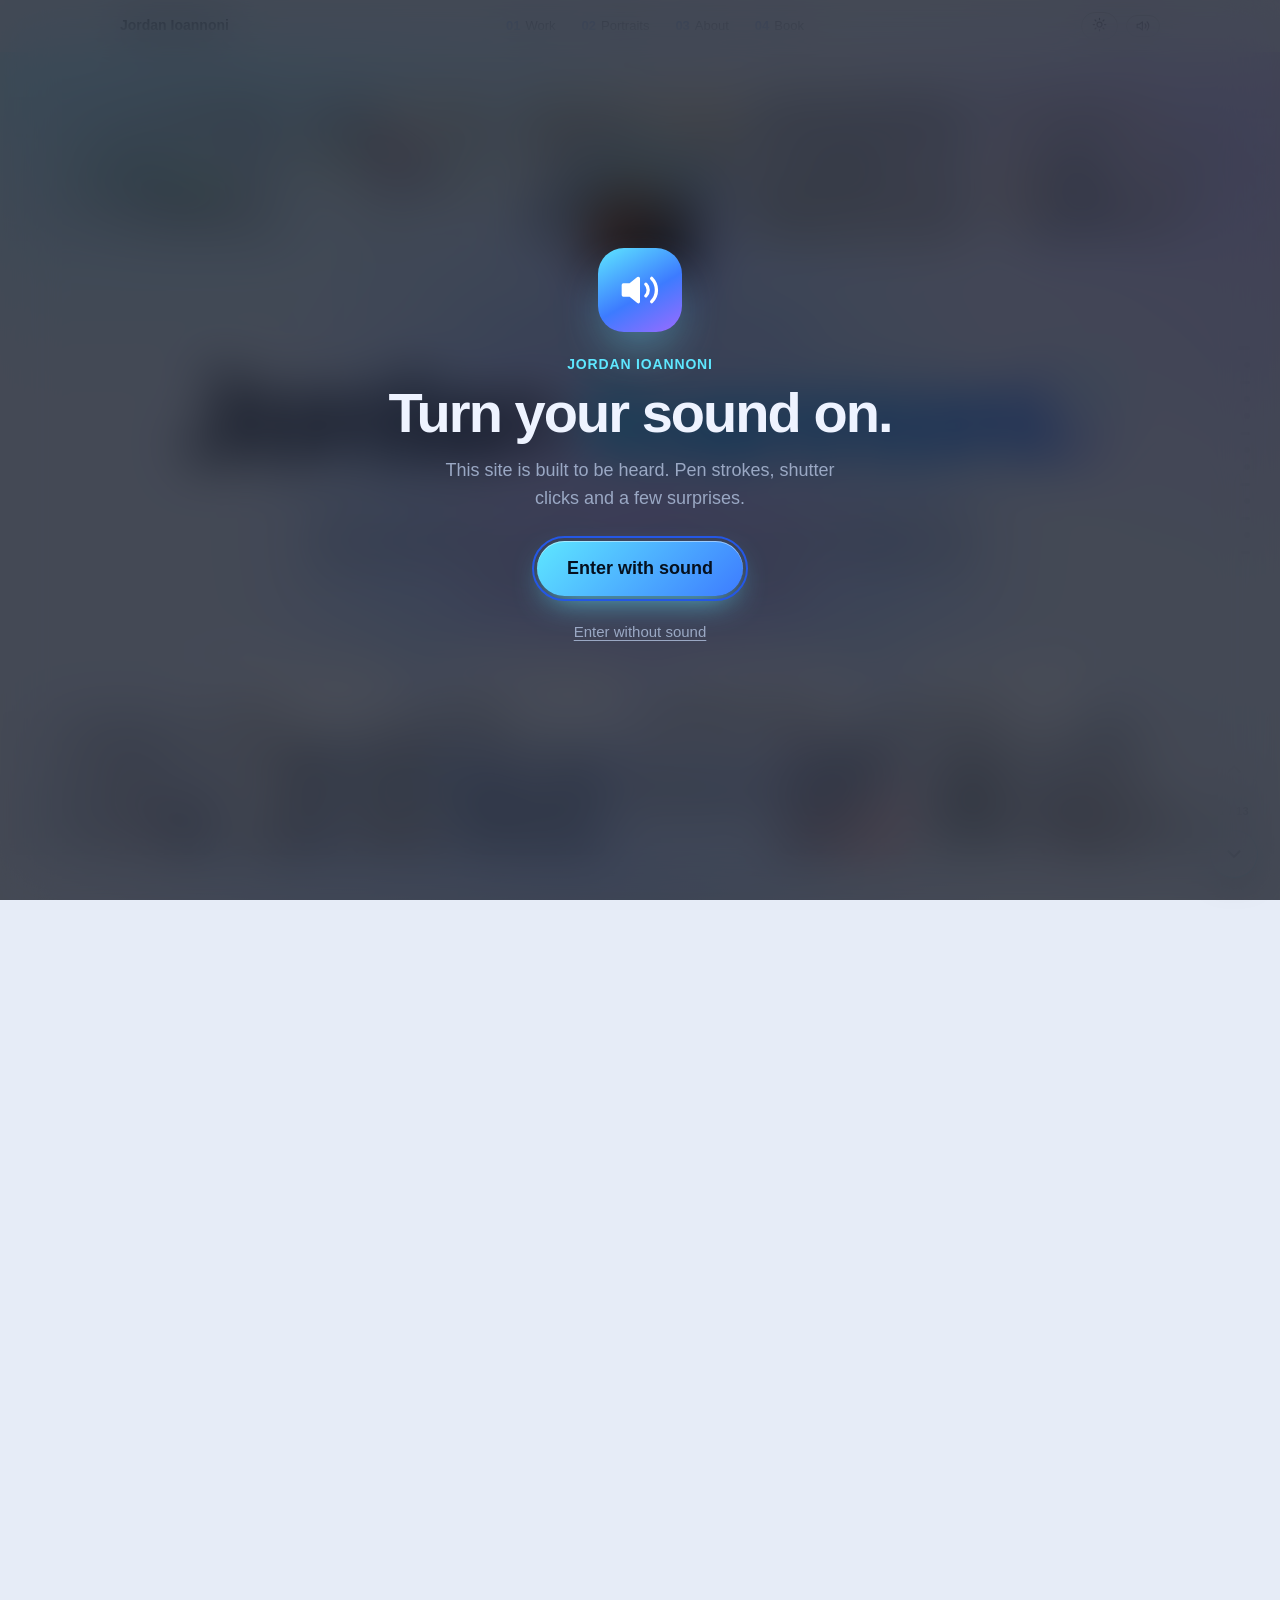
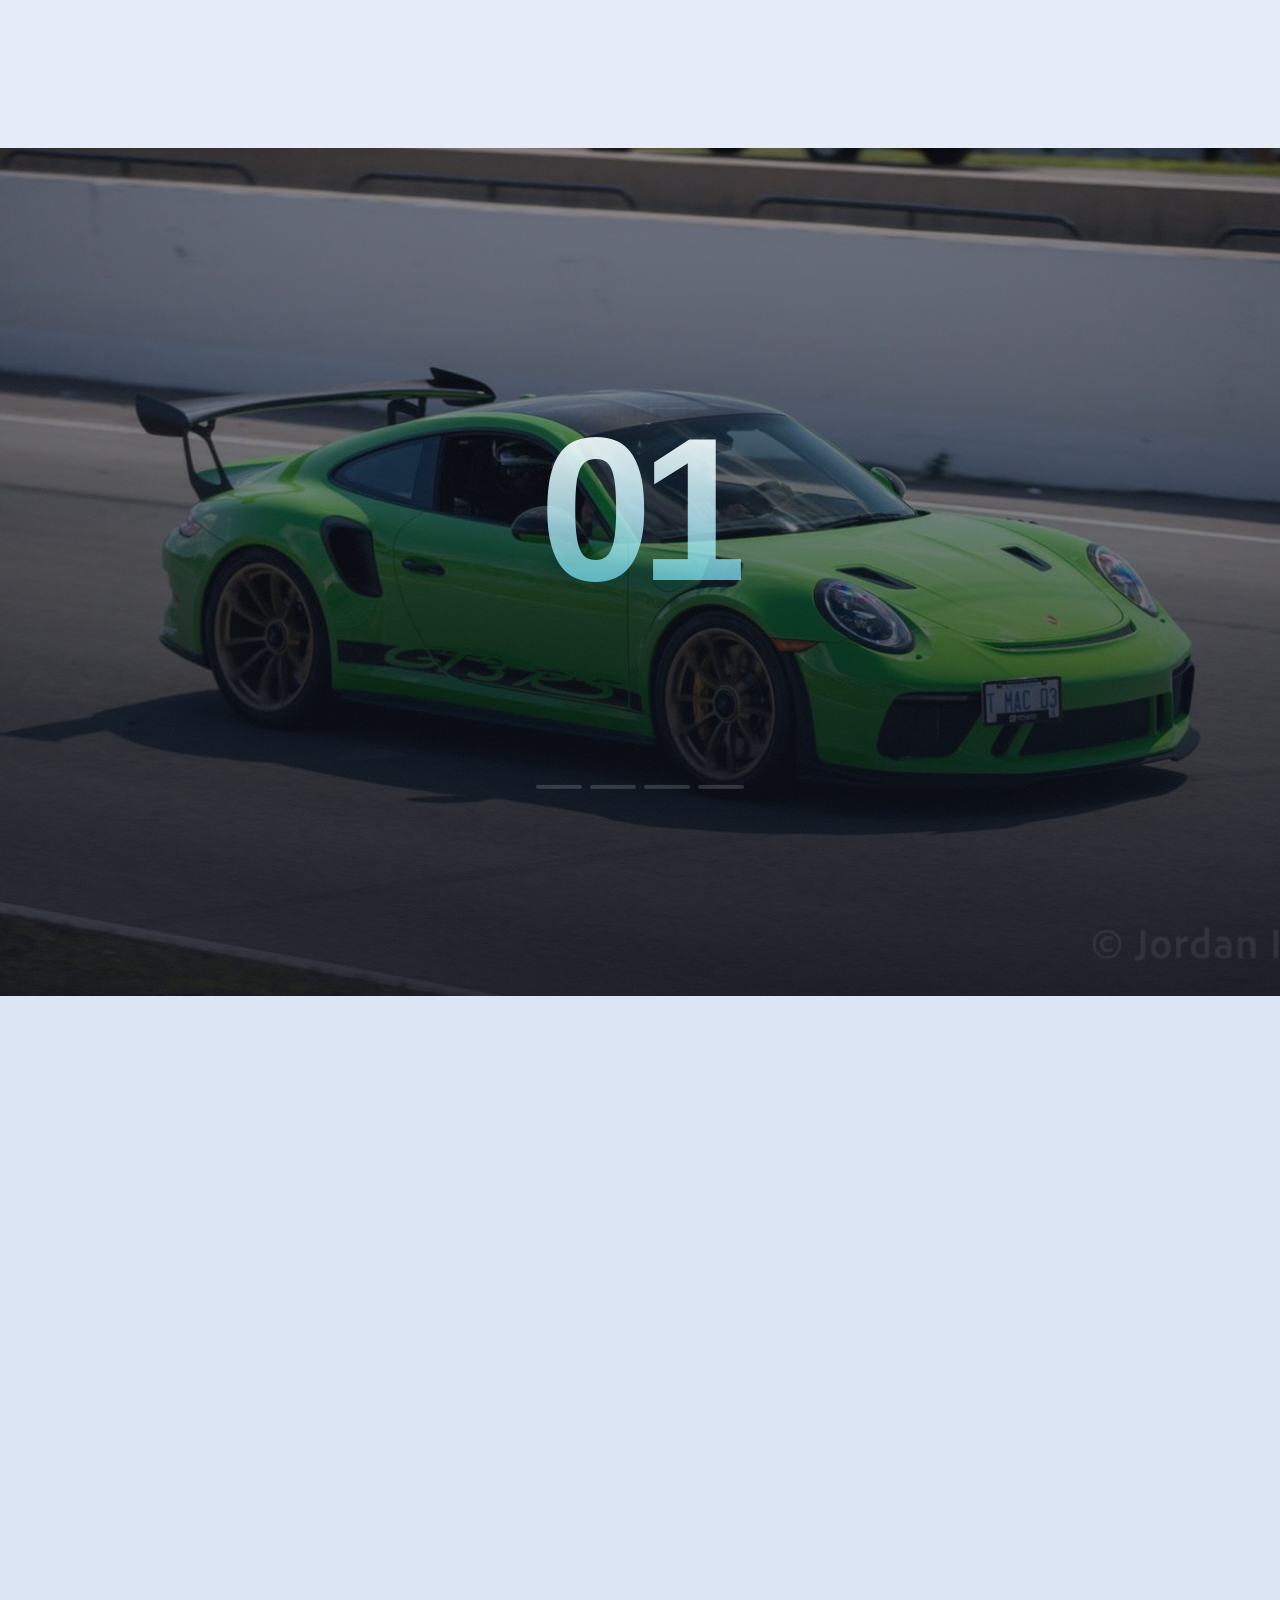
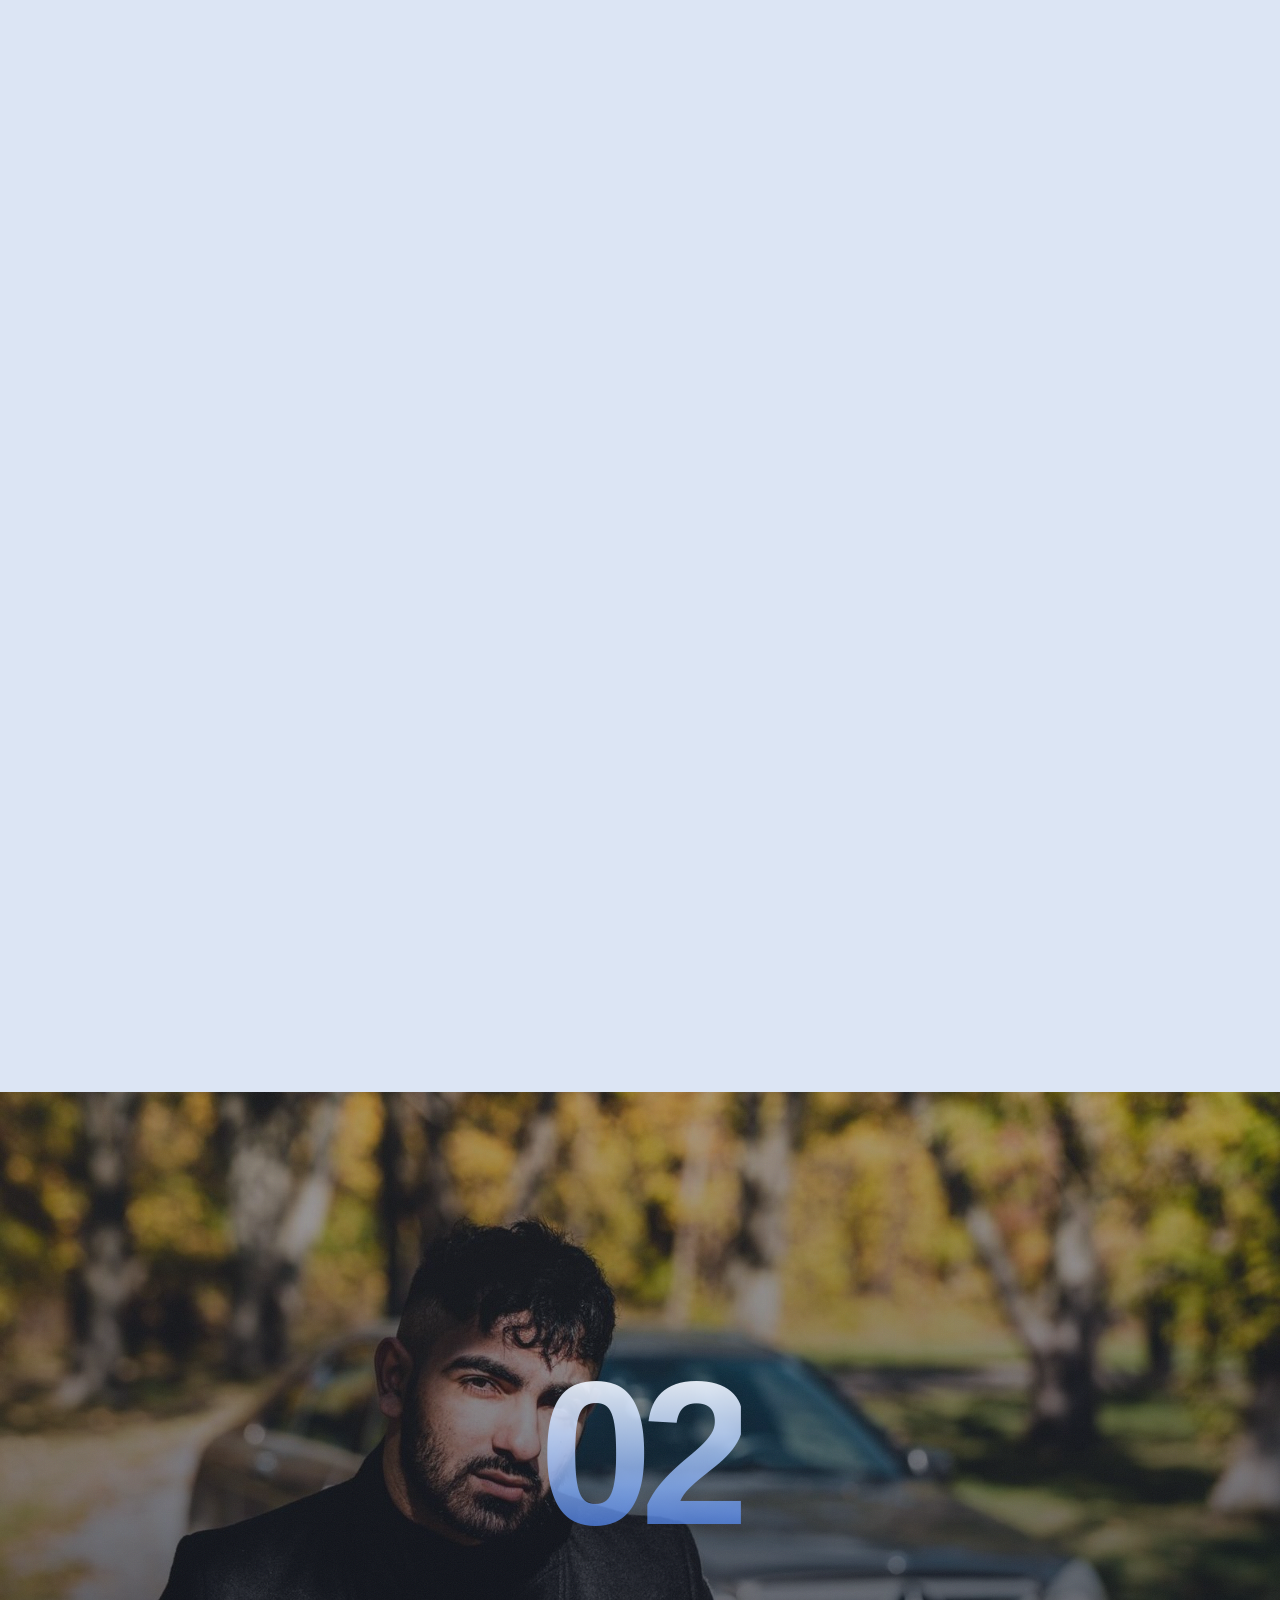
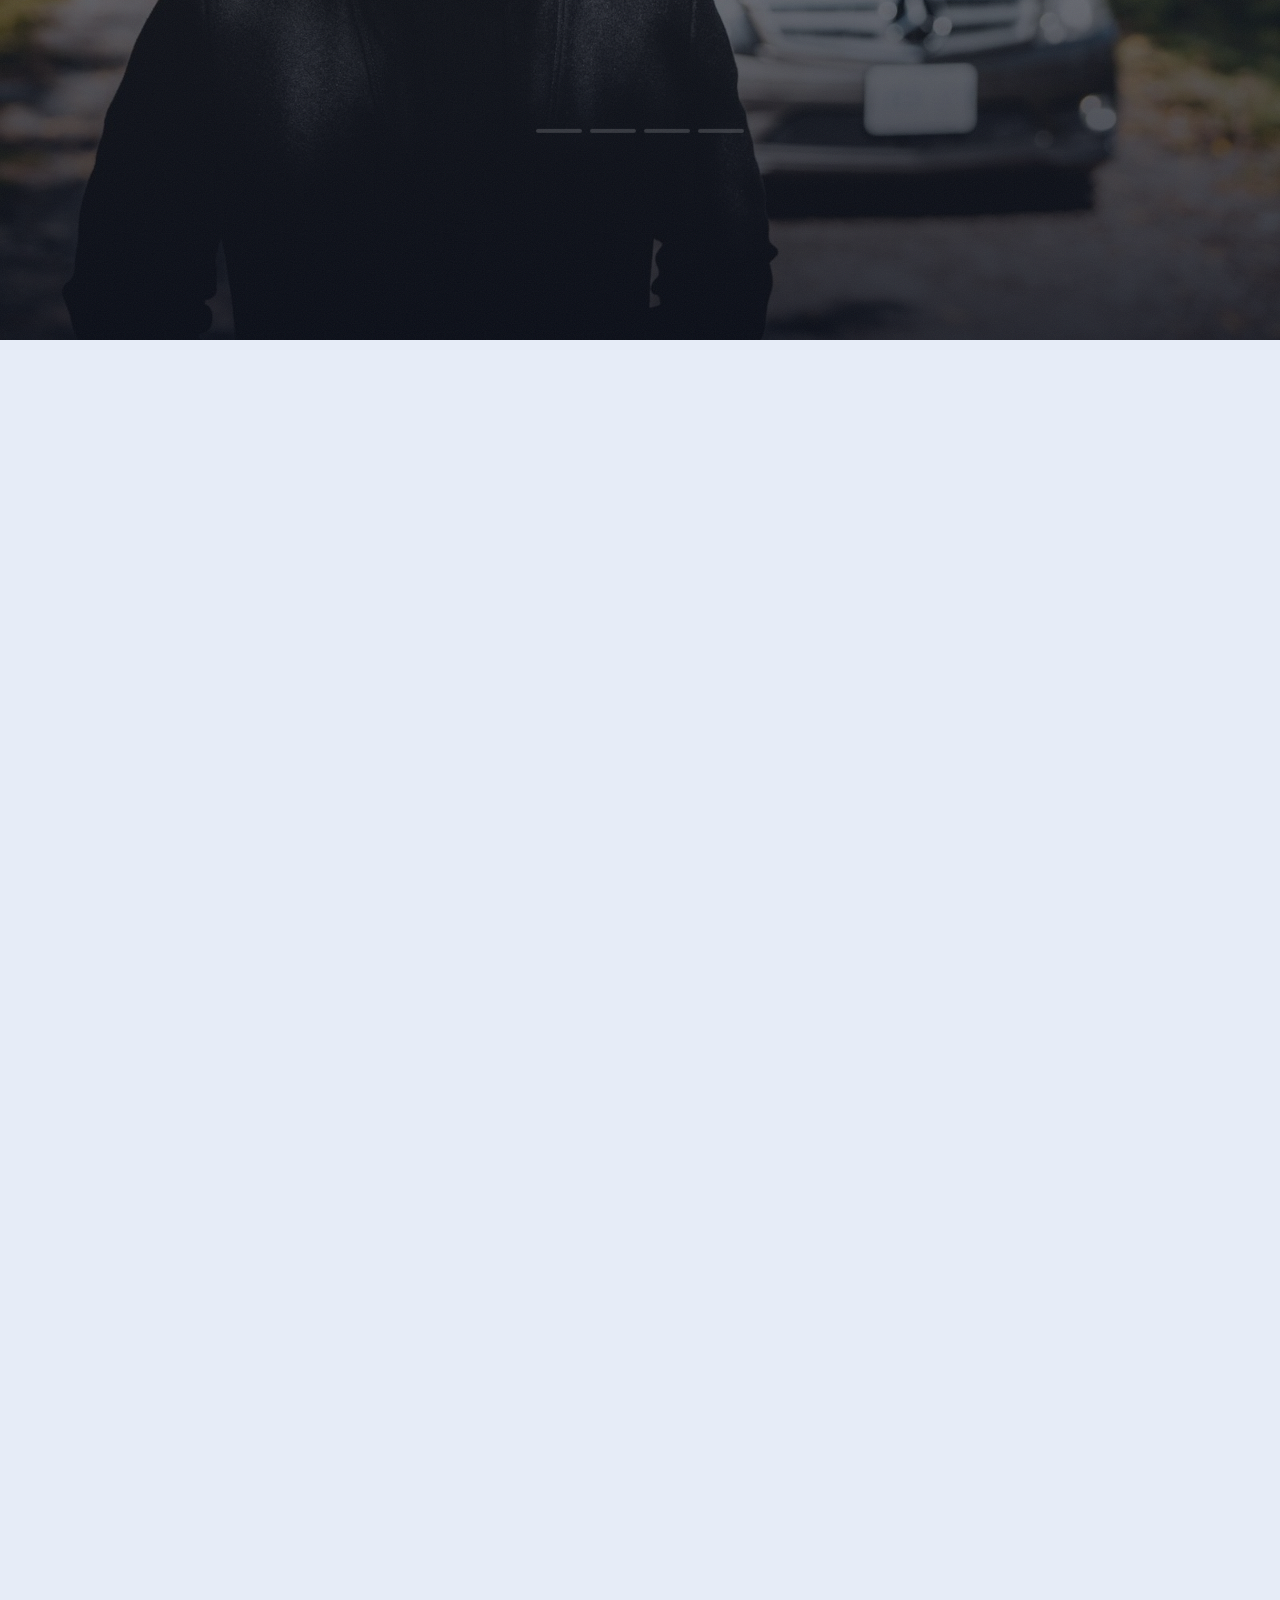
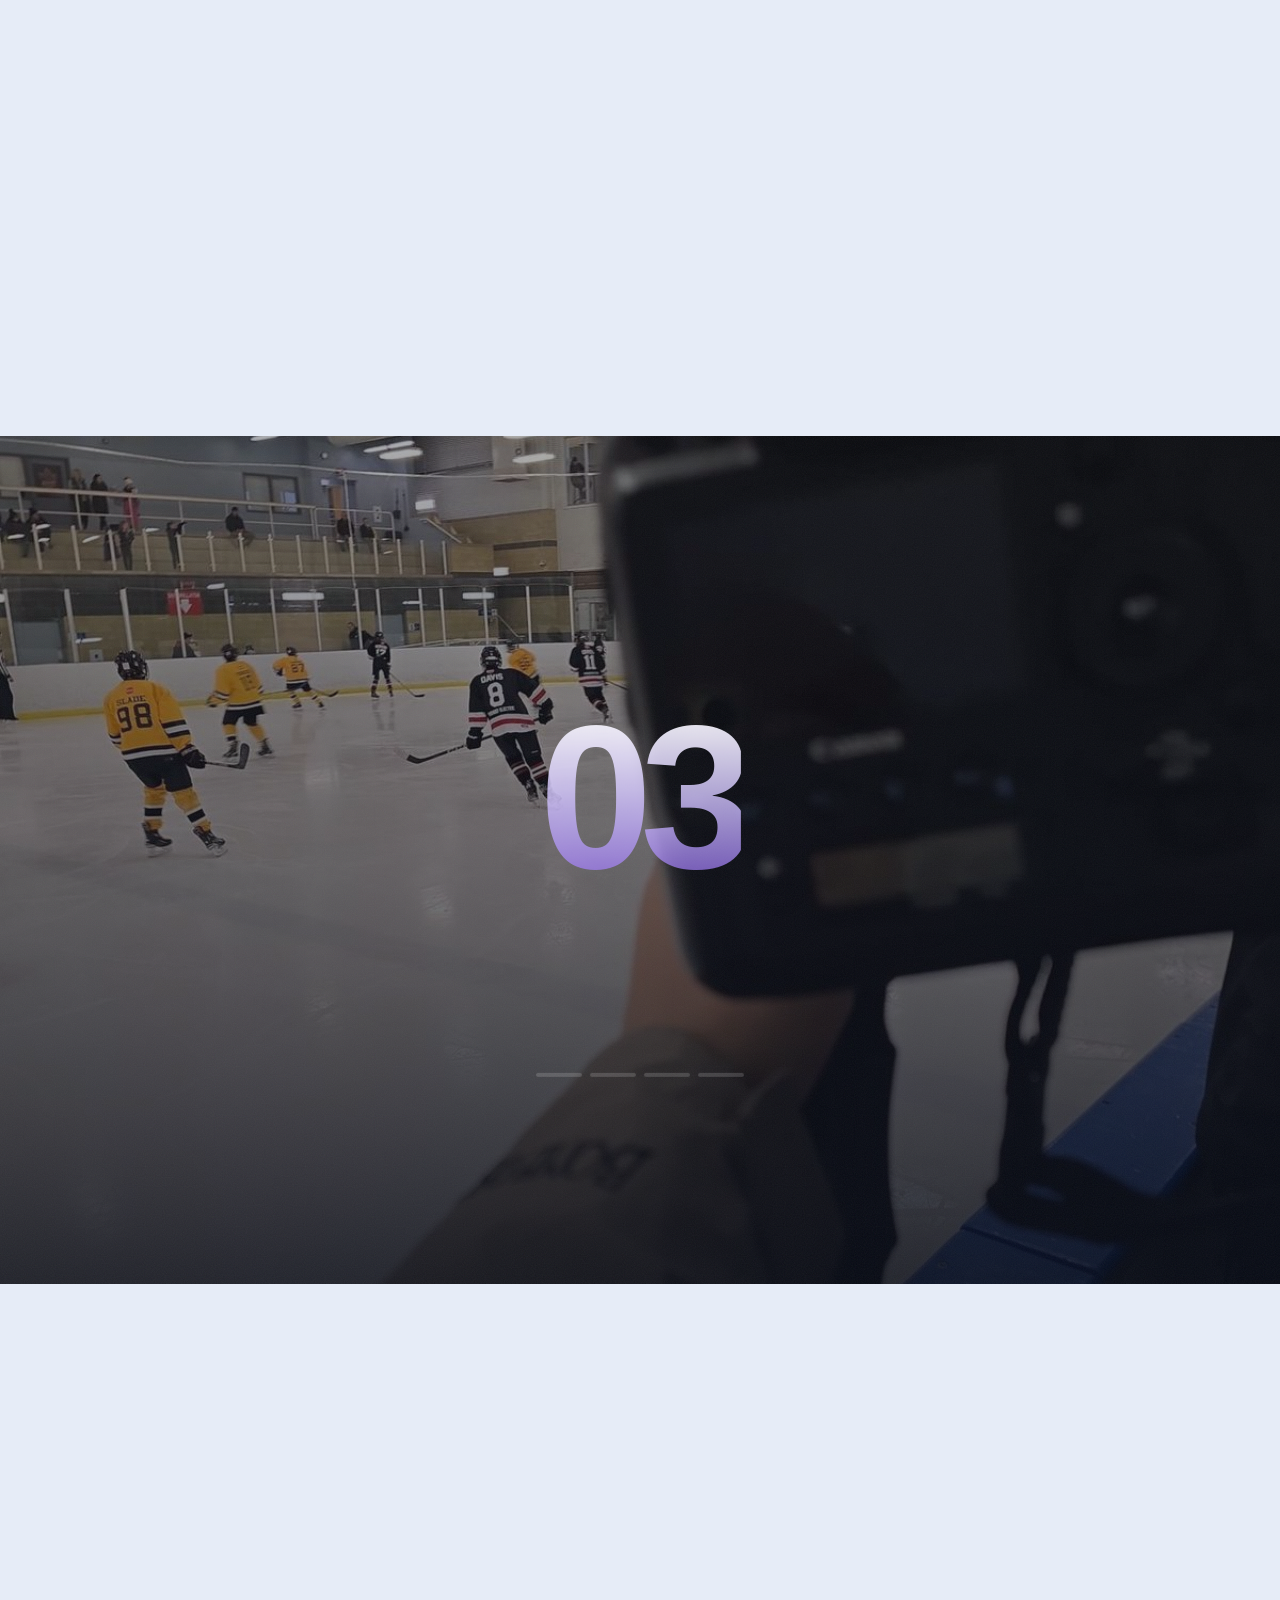
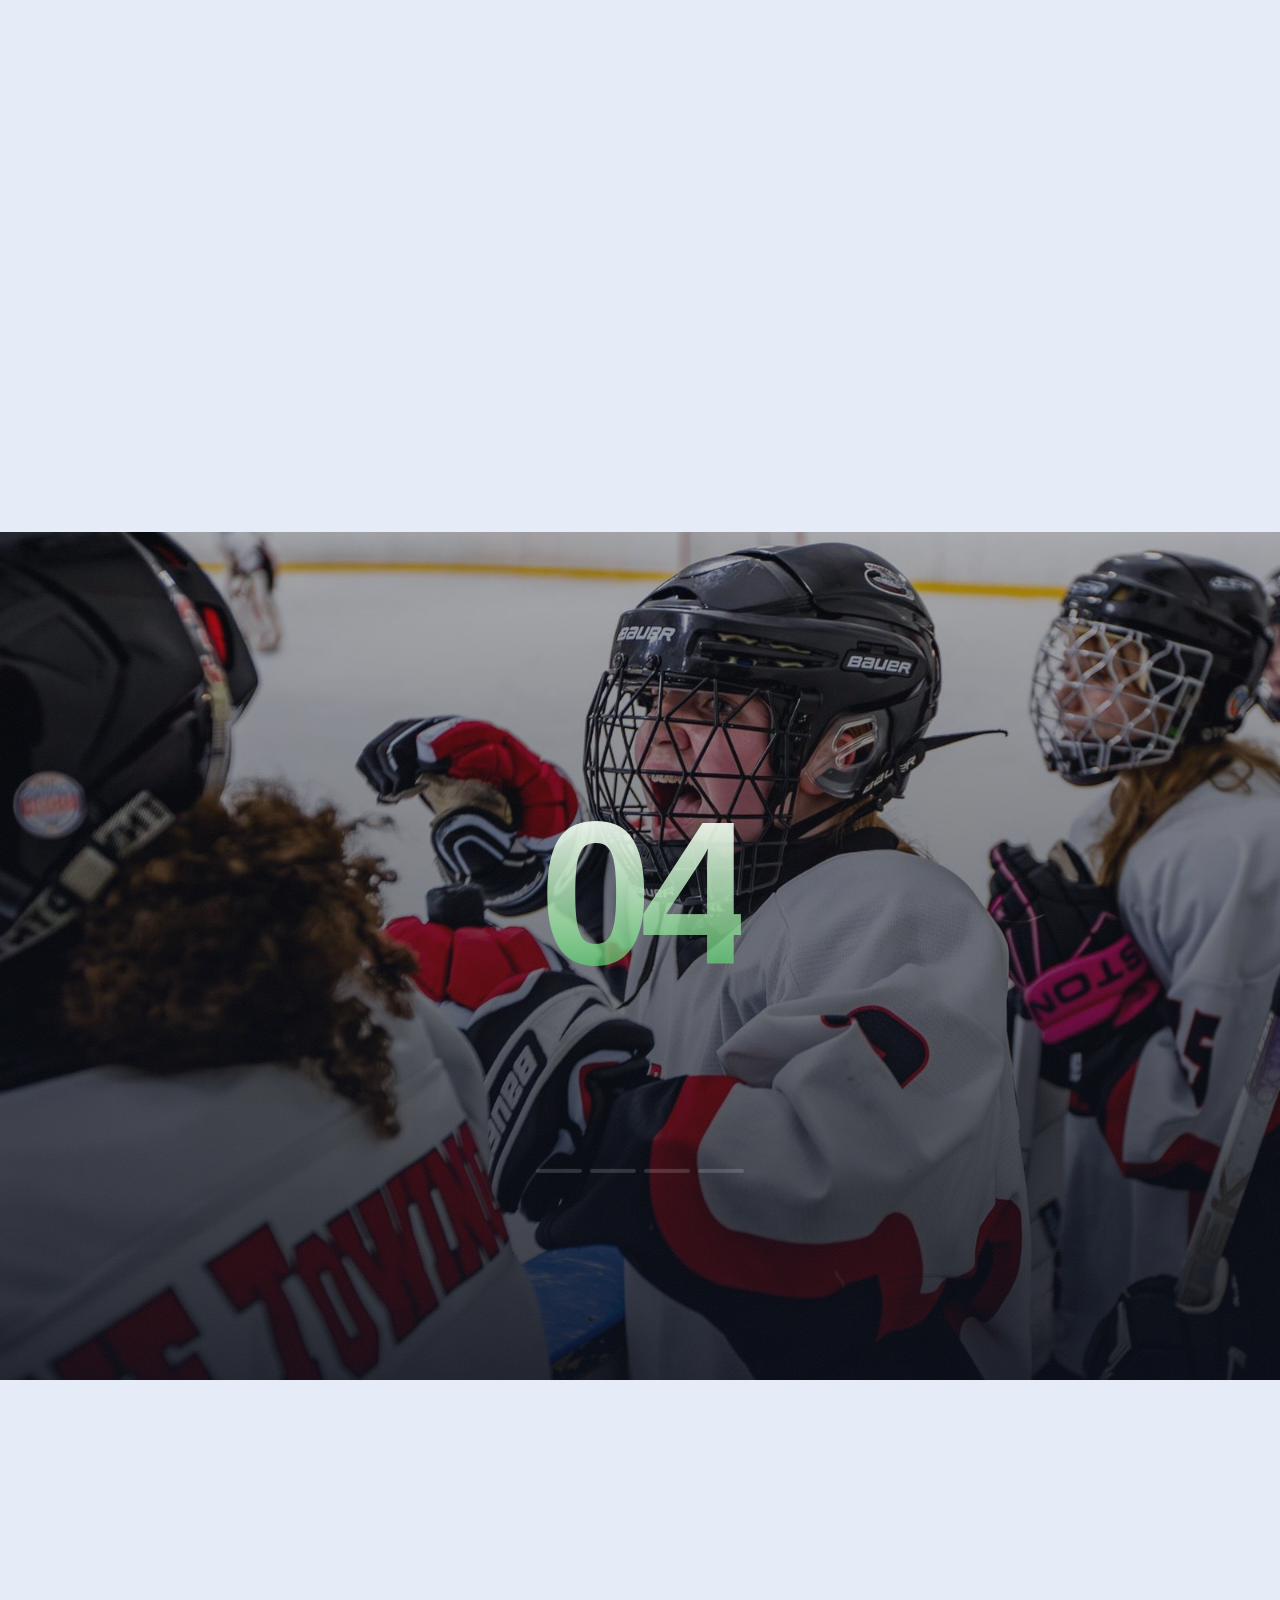
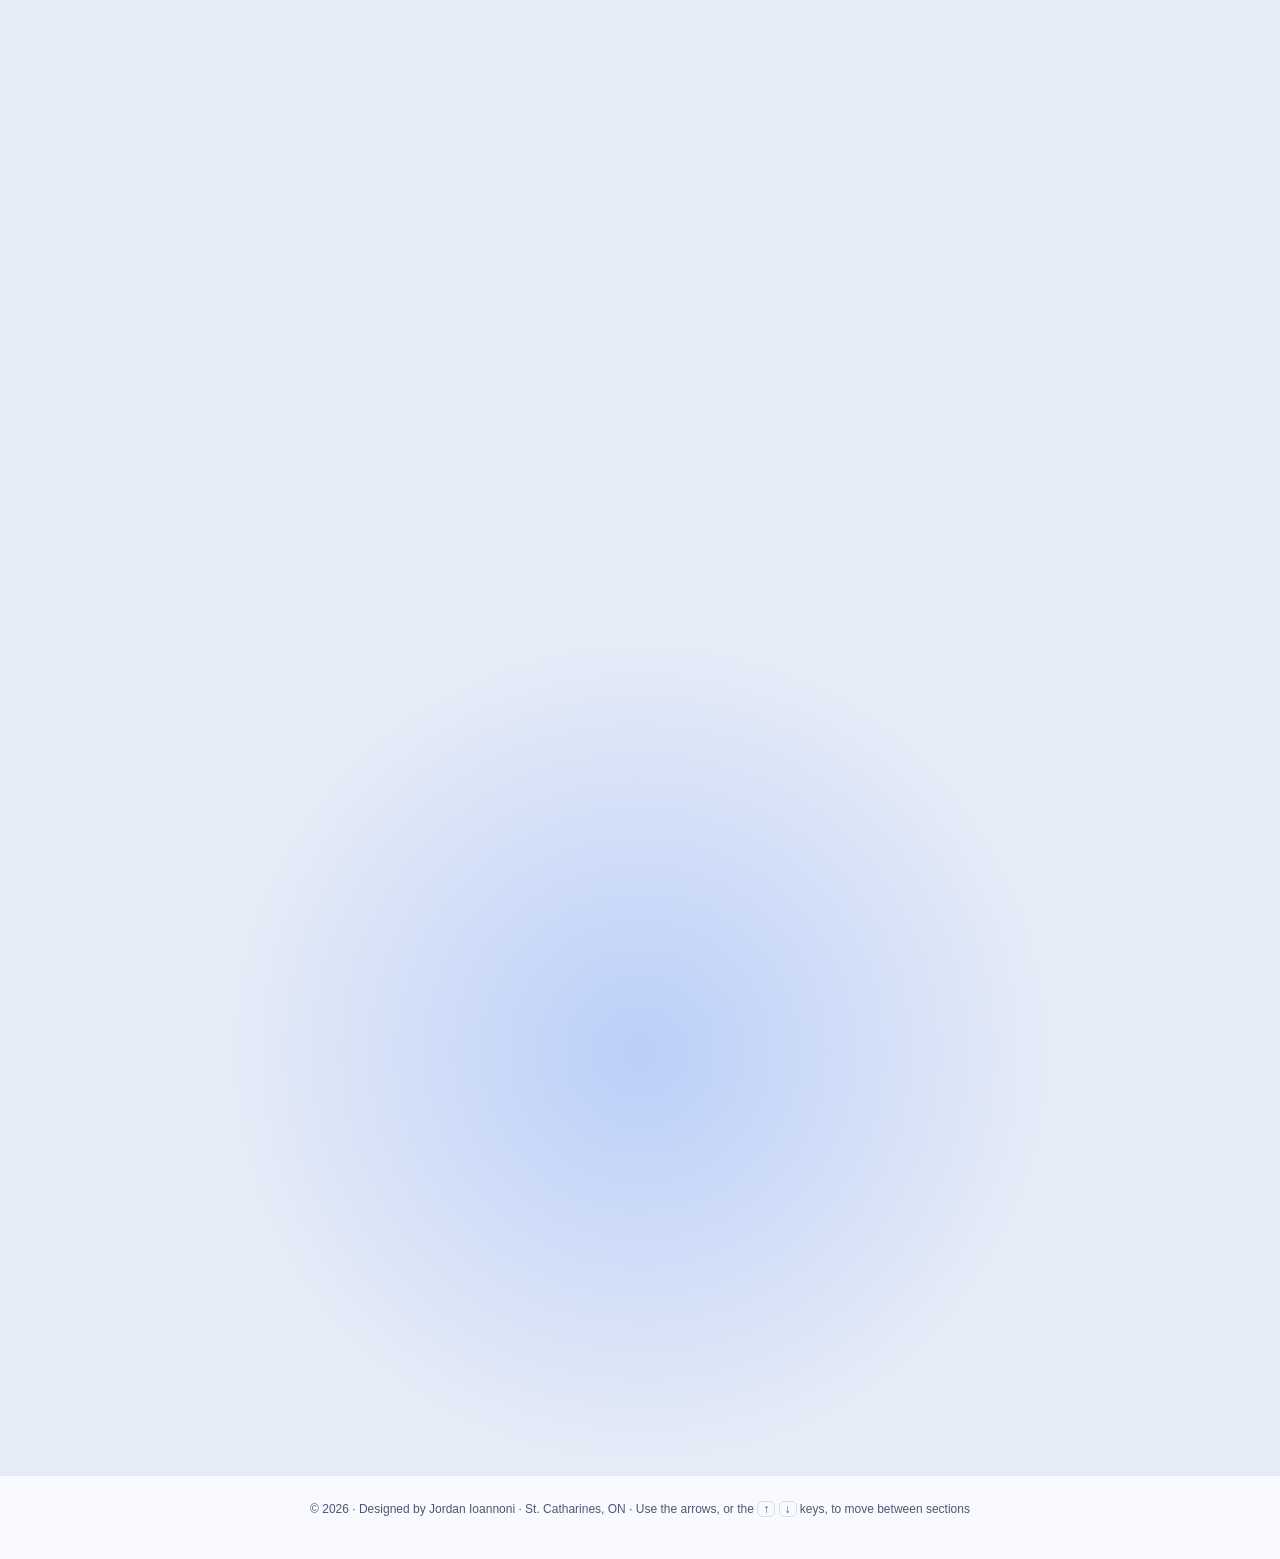
<file: index.html>
<!DOCTYPE html>
<html lang="en">
<head>
<meta charset="utf-8">
<meta name="viewport" content="width=device-width, initial-scale=1, viewport-fit=cover">
<title>Jordan Ioannoni | Sports, Motorsport and Portrait Photographer</title>
<meta name="description" content="Jordan Ioannoni: sports, motorsport and portrait photographer in St. Catharines and the Niagara Region.">
<meta property="og:title" content="Jordan Ioannoni"><meta property="og:description" content="Jordan Ioannoni: sports, motorsport and portrait photographer in St. Catharines and the Niagara Region."><meta property="og:type" content="website">
<meta property="og:image" content="https://jordanioannoni.com/gt3.jpg"><meta property="og:url" content="https://jordanioannoni.com/">
<meta name="theme-color" content="#e6ecf7">
<link rel="icon" href="/favicon.png" type="image/png"><link rel="apple-touch-icon" href="/apple-touch-icon.png">
<link rel="canonical" href="https://jordanioannoni.com/">
<script type="application/ld+json">{"@context":"https://schema.org","@type":"WebSite","name":"Jordan Ioannoni","alternateName":["Ioannoni Visuals","jordanioannoni.com"],"url":"https://jordanioannoni.com/"}</script>
<script type="application/ld+json">{"@context":"https://schema.org","@type":"Person","name":"Jordan Ioannoni","alternateName":"Ioannoni Visuals","url":"https://jordanioannoni.com","jobTitle":"Photographer","alumniOf":"Niagara College","address":{"@type":"PostalAddress","addressLocality":"St. Catharines","addressRegion":"ON","addressCountry":"CA"},"sameAs":["https://www.instagram.com/jordanioannoni/"]}</script>
<script>try{document.documentElement.dataset.theme=localStorage.getItem("ji-home-theme")||"light"}catch(e){document.documentElement.dataset.theme="light"}</script>
<style>
:root{--g1:#5ee7ff;--g2:#3d7bff;--g3:#9b6bff;--dk:#0a1020;--bg:#fff;--alt:#f5f5f7;--ink:#1d1d1f;--mute:#6e6e73;--link:#0066cc;--nav:rgba(255,255,255,.72);--dim:rgba(110,110,115,.35);--line:rgba(128,128,128,.25);color-scheme:light}
@media (prefers-color-scheme:dark){:root:not([data-theme="light"]){--bg:#0a1020;--alt:#111a2e;--ink:#eef3ff;--mute:#9aa8c4;--link:#5ab4ff;--nav:rgba(10,16,32,.78);--dk:#060a15;--dim:rgba(154,168,196,.22);color-scheme:dark}}
:root[data-theme="dark"]{--bg:#0a1020;--alt:#111a2e;--ink:#eef3ff;--mute:#9aa8c4;--link:#5ab4ff;--nav:rgba(10,16,32,.78);--dk:#060a15;--dim:rgba(154,168,196,.22);color-scheme:dark}
*{box-sizing:border-box}
html{scroll-padding-top:56px}
body{margin:0;background:var(--bg);color:var(--ink);font:17px/1.55 -apple-system,"SF Pro Display","Helvetica Neue",Helvetica,Arial,sans-serif;-webkit-font-smoothing:antialiased;overflow-x:hidden}
a{color:var(--link);text-decoration:none}
img{max-width:100%}
:focus-visible{outline:2px solid var(--link);outline-offset:3px}
#sp{position:fixed;top:0;left:0;right:0;height:3px;background:linear-gradient(90deg,var(--g1),var(--g2),var(--g3));transform-origin:0 50%;transform:scaleX(0);z-index:45}
nav{position:sticky;top:0;z-index:40;height:52px;display:flex;align-items:center;justify-content:space-between;gap:12px;padding:0 max(16px,calc(50% - 520px));background:var(--nav);backdrop-filter:saturate(180%) blur(20px);-webkit-backdrop-filter:saturate(180%) blur(20px);font-size:13px;transition:box-shadow .3s}
nav.sc{box-shadow:0 1px 0 var(--line)}
nav .brand{color:var(--ink);font-weight:700;font-size:14px;white-space:nowrap}
nav .ch{display:flex;gap:4px}
nav .ch a{color:var(--ink);opacity:.7;padding:5px 11px;border-radius:99px;white-space:nowrap;transition:background .3s,opacity .3s}
nav .ch a b{font-weight:700;margin-right:5px;color:var(--g1)}
nav .ch a:hover{opacity:1}
nav .ch a.on{opacity:1;background:color-mix(in srgb,var(--g2) 20%,transparent)}
nav .r{display:flex;gap:8px;align-items:center}
nav button{background:none;border:1px solid rgba(128,128,128,.4);color:var(--ink);border-radius:99px;padding:3px 10px;font:inherit;cursor:pointer}
@media (max-width:900px){nav .ch a span{display:none}nav .ch a b{margin:0}nav .ch a{padding:5px 9px}}
@media (max-width:520px){nav .brand{display:none}}
.wrap{max-width:1040px;margin:0 auto;padding:0 20px}
.eyebrow{color:var(--g1);font-weight:600;font-size:15px;letter-spacing:.04em;text-transform:uppercase;margin:0 0 8px}
:root[data-theme="light"] .eyebrow{color:var(--g2)}
h1,h2,h3{margin:0;letter-spacing:-.035em;line-height:1.05;font-weight:700}
h1{font-size:clamp(48px,11vw,120px)}h2{font-size:clamp(34px,5.6vw,60px)}h3{font-size:24px;letter-spacing:-.02em;line-height:1.2}
.grad{background:linear-gradient(90deg,var(--g1),var(--g2),var(--g3),var(--g1));background-size:300% 100%;-webkit-background-clip:text;background-clip:text;color:transparent;animation:flow 8s linear infinite}
@keyframes flow{to{background-position:300% 0}}

/* hero */
.hero{padding-left:20px;padding-right:20px;position:relative;overflow:hidden}
.hero::before{content:"";position:absolute;left:var(--hx,50%);top:var(--hy,55%);width:860px;height:860px;margin:-430px;background:radial-gradient(circle,color-mix(in srgb,var(--g3) 28%,transparent),color-mix(in srgb,var(--g2) 14%,transparent) 40%,transparent 68%);animation:pulse 6s ease-in-out infinite;pointer-events:none;transition:left 1.2s cubic-bezier(.16,1,.3,1),top 1.2s cubic-bezier(.16,1,.3,1)}
@keyframes pulse{50%{transform:scale(1.2);opacity:.7}}
.hero>*{position:relative}
.hero .me{width:132px;height:132px;border-radius:50%;object-fit:cover;margin:0 auto 26px;border:3px solid transparent;background:linear-gradient(var(--bg),var(--bg)) padding-box,linear-gradient(135deg,var(--g1),var(--g3)) border-box;box-shadow:0 20px 50px -20px color-mix(in srgb,var(--g3) 70%,transparent)}
.hero .lead{max-width:680px;margin:22px auto 0;color:var(--mute);font-size:clamp(19px,2.6vw,24px);letter-spacing:-.01em}
.toc{display:grid;grid-template-columns:repeat(4,1fr);gap:12px;max-width:900px;margin:44px auto 0}
.toc a{display:block;text-align:left;padding:18px 18px 16px;border-radius:20px;background:color-mix(in srgb,var(--alt) 80%,transparent);border:1px solid var(--line);color:var(--ink);transition:transform .4s cubic-bezier(.16,1,.3,1),border-color .3s}
.toc a:hover{transform:translateY(-4px);border-color:color-mix(in srgb,var(--g1) 60%,transparent)}
.toc b{display:block;font-size:13px;color:var(--g1);letter-spacing:.06em}
:root[data-theme="light"] .toc b{color:var(--g2)}
.toc span{display:block;margin-top:6px;font-weight:700;font-size:18px;letter-spacing:-.02em;line-height:1.2}
@media (max-width:760px){.toc{grid-template-columns:repeat(2,1fr)}}

/* chapter openers */
.chap{padding-left:20px;padding-right:20px;background:var(--dk);color:#eef3ff}
.chap::before{content:"";position:absolute;inset:0;background:radial-gradient(70% 60% at 50% 55%,color-mix(in srgb,var(--c,var(--g2)) 34%,transparent),transparent 70%);opacity:.9;pointer-events:none}
.chap .bg{position:absolute;inset:0;background-size:cover;background-position:center;opacity:.18;filter:saturate(.8);transform:scale(1.08);transition:transform 2.4s cubic-bezier(.16,1,.3,1)}
.chap.in .bg{transform:scale(1)}
.chap>div{position:relative}
.chap .num{font-size:clamp(90px,18vw,210px);font-weight:800;letter-spacing:-.06em;line-height:.9;background:linear-gradient(180deg,#fff,color-mix(in srgb,var(--c,var(--g2)) 70%,transparent));-webkit-background-clip:text;background-clip:text;color:transparent;opacity:.95}
.chap .of{margin:14px 0 0;font-size:14px;font-weight:600;letter-spacing:.12em;text-transform:uppercase;color:#9aa8c4}
.chap h2{margin-top:10px;font-size:clamp(40px,7.4vw,84px)}
.chap .q{display:inline-block;margin:26px auto 0;max-width:640px;padding:12px 22px;border-radius:99px;border:1px solid rgba(255,255,255,.18);background:rgba(255,255,255,.06);font-size:clamp(16px,2.2vw,19px);color:#dfe7fb}
.chap .q i{font-style:normal;color:var(--c,var(--g1));font-weight:700;margin-right:8px}
.c1{--c:#5ee7ff}.c2{--c:#3d7bff}.c3{--c:#9b6bff}.c4{--c:#30d158}.c5{--c:#ff9f43}

/* sections */
section.blk{padding:0}
/* every section is one screen */
.slide{position:relative;min-height:calc(100vh - 52px);display:flex;align-items:center;padding:70px 0;overflow:hidden}
.slide>.fit{width:100%;position:relative}
html.fitmode .slide{height:calc(100vh - 52px);min-height:0;padding:0;display:block}
html.fitmode .slide>.fit{position:absolute;left:50%;top:50%;padding:5vh 0;transform:translate(-50%,-50%) scale(var(--z,1));transform-origin:50% 50%}
.hero.slide,.chap.slide,.quote.slide,.end.slide{text-align:center}
/* section arrows */
#arw{position:fixed;right:22px;bottom:22px;z-index:44;display:flex;flex-direction:column;gap:10px;align-items:center}
#arw button{width:48px;height:48px;border-radius:50%;border:1px solid color-mix(in srgb,var(--g1) 45%,transparent);background:color-mix(in srgb,var(--bg) 70%,transparent);-webkit-backdrop-filter:blur(14px);backdrop-filter:blur(14px);color:var(--ink);display:grid;place-items:center;cursor:pointer;transition:transform .3s,background .3s,opacity .3s;box-shadow:0 10px 30px -12px rgba(0,0,0,.5)}
#arw button:hover{transform:scale(1.08);background:color-mix(in srgb,var(--g2) 30%,var(--bg))}
#arw button:disabled{opacity:.25;cursor:default;transform:none}
#arw svg{width:22px;height:22px}
@media (max-width:759px){#arw{right:12px;bottom:12px;gap:6px}#arw button{width:40px;height:40px}#arw span{display:none}}
#arw span{font-size:11px;font-weight:600;color:var(--mute);font-variant-numeric:tabular-nums;letter-spacing:.04em}
/* typing title */
.caret{display:inline-block;width:.07em;height:.82em;margin-left:.06em;vertical-align:-.04em;border-radius:2px;background:linear-gradient(var(--g1),var(--g3));animation:blink 1s steps(1) infinite;transition:opacity .6s}
.caret.off{opacity:0}
h1.typed{cursor:pointer;min-height:1.05em}
section.alt{background:var(--alt)}
.intro{color:var(--mute);max-width:700px;margin:14px 0 0;font-size:clamp(19px,2.4vw,22px)}
.prose{max-width:760px;margin:26px 0 0;font-size:19px}
.prose p{margin:0 0 18px}
.prose .close{margin-top:34px;font-size:clamp(30px,4.6vw,48px);font-weight:700;letter-spacing:-.03em;line-height:1.1;background:linear-gradient(90deg,var(--g1),var(--g2),var(--g3));-webkit-background-clip:text;background-clip:text;color:transparent}
.grid{display:grid;grid-template-columns:repeat(auto-fit,minmax(min(100%,320px),1fr));gap:16px;margin-top:40px}
.grid.two{grid-template-columns:repeat(auto-fit,minmax(min(100%,420px),1fr))}
.card{position:relative;overflow:hidden;border-radius:28px;padding:30px;background:var(--alt);border:1px solid rgba(128,128,128,.2);transition:transform .6s cubic-bezier(.16,1,.3,1)}
section.alt .card{background:var(--bg)}
.card::before{content:"";position:absolute;inset:0;background:radial-gradient(280px circle at var(--mx,50%) var(--my,0%),color-mix(in srgb,var(--g3) 22%,transparent),transparent 70%);opacity:0;transition:opacity .4s;pointer-events:none}
.card:hover::before{opacity:1}
@media (hover:hover){.card:hover{transform:perspective(900px) rotateX(var(--rx,0deg)) rotateY(var(--ry,0deg)) translateY(-6px)}}
.card>*{position:relative}
.card p{margin:10px 0 0;color:var(--mute);font-size:17px}
.card ul{margin:14px 0 0;padding-left:20px;color:var(--mute);font-size:16px}.card li{margin:7px 0}
.card .k{font-size:12px;font-weight:700;letter-spacing:.08em;text-transform:uppercase;color:var(--mute);margin:18px 0 0}
.card .k + p{margin-top:4px}
.card .take{margin:18px 0 0;color:var(--ink);font-size:20px;font-weight:600;letter-spacing:-.015em;line-height:1.35}
.card .ic{width:44px;height:44px;border-radius:12px;display:grid;place-items:center;color:#fff;margin-bottom:16px}
.card .ic svg{width:22px;height:22px}
.i1{background:linear-gradient(150deg,var(--g3),var(--link))}.i2{background:linear-gradient(150deg,var(--g1),var(--g2))}.i3{background:linear-gradient(150deg,#1f8a45,#30d158)}
.wide{grid-column:1/-1;display:grid;grid-template-columns:1fr 1.15fr;gap:32px;align-items:center}
@media (max-width:820px){.wide{grid-template-columns:1fr}}
.tag{display:inline-block;font-size:12px;font-weight:700;letter-spacing:.08em;text-transform:uppercase;padding:4px 11px;border-radius:99px;margin:0 0 14px}
.t1{background:color-mix(in srgb,var(--g3) 16%,transparent)}.t2{background:color-mix(in srgb,var(--g2) 16%,transparent)}.t3{background:color-mix(in srgb,var(--g1) 18%,transparent)}.t4{background:color-mix(in srgb,var(--link) 16%,transparent)}.t5{background:rgba(48,209,88,.16)}
.who{font-size:12px;font-weight:700;letter-spacing:.08em;text-transform:uppercase;margin:0 0 6px}
.w1{color:var(--link)}.w2{color:var(--g3)}
.zoom{display:block;border-radius:20px;overflow:hidden;box-shadow:0 30px 60px -30px rgba(0,0,0,.45);cursor:zoom-in;padding:0;border:0;background:none;width:100%}
.zoom img{display:block;width:100%;height:auto;transition:transform 1.2s cubic-bezier(.16,1,.3,1)}
.zoom:hover img{transform:scale(1.03)}
.btn{display:inline-block;padding:12px 24px;border-radius:99px;font-size:17px;margin-top:22px;background:linear-gradient(135deg,var(--g1),var(--g2));color:#05101f;font-weight:600;box-shadow:0 10px 28px -10px color-mix(in srgb,var(--g1) 75%,transparent),inset 0 1px 0 rgba(255,255,255,.45);transition:transform .3s;border:0;cursor:pointer;font-family:inherit}
.btn:hover{transform:scale(1.05)}

/* about split */
.about{display:grid;grid-template-columns:1fr 1.1fr;gap:56px;align-items:center}
.about .ph{border-radius:28px;overflow:hidden;aspect-ratio:1/1;box-shadow:0 40px 80px -40px rgba(0,0,0,.6)}
.about .ph img{width:100%;height:115%;object-fit:cover;display:block;transform:translateY(var(--py,0px))}
.about .b{font-size:20px;color:var(--mute);margin:18px 0 0}
.about .sm{display:flex;align-items:center;gap:14px;margin-top:26px;font-size:14px;color:var(--mute)}
.about .sm img{width:58px;height:58px;border-radius:50%;object-fit:cover}
@media (max-width:820px){.about{grid-template-columns:1fr;gap:32px}.about .ph{aspect-ratio:4/3}}

/* stats */
.stats{display:grid;grid-template-columns:repeat(3,1fr);gap:16px;margin-top:48px}
.stats.four{grid-template-columns:repeat(4,1fr)}
.stat{border-radius:28px;padding:26px;color:#fff;position:relative;overflow:hidden}
.stat:nth-child(1){background:linear-gradient(150deg,var(--g3),var(--link))}.stat:nth-child(2){background:linear-gradient(150deg,var(--g1),var(--g2))}.stat:nth-child(3){background:linear-gradient(150deg,var(--g2),var(--g3))}.stat:nth-child(4){background:linear-gradient(150deg,#1f8a45,#30d158)}
.stat b{display:block;font-size:clamp(40px,5vw,58px);line-height:1;letter-spacing:-.04em;font-variant-numeric:tabular-nums}
.stat b small{font-size:.45em;margin-left:4px;letter-spacing:0}
.stat span{display:block;margin-top:8px;font-size:15px;font-weight:600;opacity:.92}
@media (max-width:820px){.stats,.stats.four{grid-template-columns:repeat(2,1fr)}}

/* photo mosaic */
.mos{display:grid;grid-auto-flow:dense;grid-template-columns:repeat(4,1fr);grid-auto-rows:clamp(96px,12.5vh,180px);gap:12px;margin-top:40px}
.mos button{position:relative;padding:0;border:0;border-radius:18px;overflow:hidden;cursor:zoom-in;background:#000}
.mos img{width:100%;height:100%;object-fit:cover;display:block;transition:transform 1s cubic-bezier(.16,1,.3,1),opacity .4s}
.mos button:hover img{transform:scale(1.06)}
.mos figcaption{position:absolute;left:0;right:0;bottom:0;padding:30px 14px 12px;text-align:left;color:#fff;font-size:14px;font-weight:600;background:linear-gradient(transparent,rgba(0,0,0,.72))}
.mos figcaption small{display:block;font-weight:400;opacity:.8;font-size:12px}
.mos .w2x{grid-column:span 2}.mos .h2x{grid-row:span 2}
@media (max-width:760px){.mos{grid-template-columns:repeat(2,1fr);grid-auto-rows:160px}}
.igf{margin-top:40px;min-height:200px}
.wideshot{position:relative;margin-top:16px;border-radius:28px;overflow:hidden;cursor:zoom-in;display:block;border:0;padding:0;width:100%;background:#000}
.wideshot{margin-top:0}.wideshot img{display:block;width:100%;height:clamp(260px,72vh,760px);object-fit:cover}
.wideshot div{position:absolute;left:0;right:0;bottom:0;padding:60px 30px 26px;text-align:left;background:linear-gradient(transparent,rgba(0,0,0,.75));color:#fff}
.wideshot b{display:block;font-size:clamp(24px,3.4vw,36px);letter-spacing:-.025em}
.wideshot span{opacity:.85;font-size:17px}

/* experience */
.avail{display:inline-flex;align-items:center;gap:9px;margin-top:22px;font-size:15px;padding:7px 16px;border-radius:99px;border:1px solid color-mix(in srgb,var(--g1) 45%,transparent);color:var(--ink)}
.avail::before{content:"";width:8px;height:8px;border-radius:50%;background:#30d158;box-shadow:0 0 0 0 rgba(48,209,88,.6);animation:ping 2s infinite}
@keyframes ping{70%{box-shadow:0 0 0 9px rgba(48,209,88,0)}100%{box-shadow:0 0 0 0 rgba(48,209,88,0)}}
.xp .when{font-size:12px;font-weight:700;letter-spacing:.08em;text-transform:uppercase;color:var(--g1);margin:0 0 10px}
:root[data-theme="light"] .xp .when{color:var(--g2)}
.xp .org{margin-top:6px!important;font-size:15px!important}
.now{border-color:color-mix(in srgb,var(--g1) 45%,transparent)}
.now .when::after{content:"Current";margin-left:10px;padding:2px 8px;border-radius:99px;background:rgba(48,209,88,.18);color:#30d158;letter-spacing:.06em}

/* education timeline */
.edu{display:grid;grid-template-columns:.85fr 1.15fr;gap:56px;align-items:center}
@media (max-width:860px){.edu{grid-template-columns:1fr;gap:36px}}
.ring{position:relative;width:min(300px,100%);aspect-ratio:1;margin-top:36px}
.ring svg{width:100%;height:100%;transform:rotate(-90deg);overflow:visible}
.ring circle{fill:none;stroke-width:14;stroke-linecap:round}
.ring .tr{stroke:color-mix(in srgb,var(--ink) 8%,transparent)}
.ring .sg{stroke:url(#rg);stroke-dasharray:0 1000;transition:stroke-dasharray 1.1s cubic-bezier(.16,1,.3,1)}
.ring .sg.o{stroke:#ff9a3c;animation:glowo 1.6s ease-in-out infinite}
@keyframes glowo{50%{opacity:.45}}
.ring div{position:absolute;inset:0;display:grid;place-content:center;text-align:center}
.ring b{font-size:clamp(64px,8vw,96px);line-height:.9;letter-spacing:-.05em;background:linear-gradient(180deg,var(--ink),color-mix(in srgb,var(--g2) 70%,var(--ink)));-webkit-background-clip:text;background-clip:text;color:transparent}
.ring span{font-size:14px;font-weight:600;color:var(--mute);margin-top:6px}
.legend{display:flex;gap:18px;margin-top:22px;font-size:14px;color:var(--mute)}
.legend i{display:inline-block;width:10px;height:10px;border-radius:50%;margin-right:7px;background:linear-gradient(135deg,var(--g1),var(--g3))}
.legend i.o{background:#ff9a3c;box-shadow:0 0 0 0 rgba(255,154,60,.6);animation:pingo 1.6s infinite}
.tl{position:relative;padding-left:58px}
.tl::before{content:"";position:absolute;left:21px;top:22px;bottom:22px;width:2px;background:linear-gradient(#ff9a3c,var(--g2) 25%,var(--g3));transform-origin:top;transform:scaleY(0);transition:transform 1.6s cubic-bezier(.16,1,.3,1) .2s}
.tl.in::before{transform:none}
.tl>div{position:relative;margin-bottom:12px;padding:14px 20px;border-radius:18px;background:var(--bg);border:1px solid var(--line);opacity:0;transform:translateX(40px);transition:opacity .7s ease,transform .9s cubic-bezier(.16,1,.3,1),border-color .3s}
.tl.in>div{opacity:1;transform:none}
.tl.in>div:nth-child(2){transition-delay:.12s}.tl.in>div:nth-child(3){transition-delay:.24s}.tl.in>div:nth-child(4){transition-delay:.36s}.tl.in>div:nth-child(5){transition-delay:.48s}
.tl>div:hover{border-color:color-mix(in srgb,var(--g1) 50%,transparent)}
.tl .ic{position:absolute;left:-58px;top:50%;margin-top:-22px;width:44px;height:44px;border-radius:50%;display:grid;place-items:center;color:#fff;background:linear-gradient(150deg,var(--g2),var(--g3));box-shadow:0 0 0 5px var(--alt)}
.tl .ic svg{width:20px;height:20px}
.tl .ip .ic{background:linear-gradient(150deg,#ffb357,#ff7a1a)}
.tl .ip .ic::after{content:"";position:absolute;inset:-5px;border-radius:50%;border:2px solid #ff9a3c;animation:pingo2 1.8s ease-out infinite}
@keyframes pingo{70%{box-shadow:0 0 0 9px rgba(255,154,60,0)}100%{box-shadow:0 0 0 0 rgba(255,154,60,0)}}
@keyframes pingo2{0%{transform:scale(1);opacity:.9}100%{transform:scale(1.6);opacity:0}}
.tl .ip{border-color:rgba(255,154,60,.55);background:linear-gradient(120deg,rgba(255,154,60,.12),var(--bg) 60%);box-shadow:0 18px 40px -24px rgba(255,154,60,.6)}
.tl small{font-size:11px;font-weight:700;letter-spacing:.08em;text-transform:uppercase;color:var(--mute)}
.tl .ip small{color:#ff9a3c;display:inline-flex;align-items:center;gap:8px}
.tl .ip small::before{content:"";width:8px;height:8px;border-radius:50%;background:#ff9a3c;animation:pingo 1.6s infinite}
.tl h3{margin-top:3px;font-size:20px}
.tl p{margin:3px 0 0;color:var(--mute);font-size:14.5px;line-height:1.45}

/* code demo */
.codebox{margin-top:40px;border-radius:24px;overflow:hidden;background:#0b1020;color:#e6ecff;box-shadow:0 30px 70px -30px color-mix(in srgb,var(--g3) 55%,transparent);border:1px solid rgba(255,255,255,.08)}
.cbar{display:flex;align-items:center;gap:7px;padding:12px 16px;background:rgba(255,255,255,.05);font-size:13px;color:#9aa8c4}
.cbar i{width:11px;height:11px;border-radius:50%;background:#ff5f57}.cbar i:nth-child(2){background:#febc2e}.cbar i:nth-child(3){background:#28c840}.cbar span{margin-left:8px}
.cgrid{display:grid;grid-template-columns:1.4fr 1fr}
#code{margin:0;padding:22px 24px;min-height:230px;font:13px/1.7 ui-monospace,Menlo,Consolas,monospace;white-space:pre-wrap;word-break:break-word}
#code .k{color:#5ee7ff}#code .a{color:#c4a7ff}#code .v{color:#9cf0b5}
#code::after{content:"";display:inline-block;width:8px;height:15px;background:#5ee7ff;vertical-align:-2px;animation:blink 1s steps(1) infinite}
@keyframes blink{50%{opacity:0}}
.sigdemo{display:grid;place-items:center;padding:20px;border-left:1px solid rgba(255,255,255,.08);background:radial-gradient(circle at 50% 40%,rgba(155,107,255,.18),transparent 70%)}
.sigdemo svg{width:100%;max-width:340px}
.sigdemo path{fill:none;stroke:url(#sg);stroke-width:4;stroke-linecap:round;stroke-dasharray:700;stroke-dashoffset:700}
.sigdemo.go path{transition:stroke-dashoffset 3s ease;stroke-dashoffset:0}
.sigdemo p{margin:6px 0 0;font-size:13px;color:#9aa8c4;text-align:center}
@media (max-width:760px){.cgrid{grid-template-columns:1fr}.sigdemo{border-left:0;border-top:1px solid rgba(255,255,255,.08)}#code{min-height:0}}

/* big quote */
.quote{padding-left:20px;padding-right:20px}
.quote p{max-width:900px;margin:0 auto;font-size:clamp(30px,5vw,58px);font-weight:700;letter-spacing:-.03em;line-height:1.12}
.quote small{display:block;margin-top:22px;color:var(--mute);font-size:16px;font-weight:500;letter-spacing:0}
.quote .w{display:inline-block;white-space:pre;opacity:0;filter:blur(10px);transform:translateY(.45em) scale(.96);transition:opacity .8s ease,filter .9s ease,transform 1s cubic-bezier(.16,1,.3,1);will-change:opacity,transform,filter}
.quote.in .w{opacity:1;filter:blur(0);transform:none}
.quote .hl .w{background:linear-gradient(90deg,var(--g1),var(--g2),var(--g3));background-size:var(--gw,100%) 100%;background-position:var(--gx,0) 0;-webkit-background-clip:text;background-clip:text;color:transparent}
.quote small{opacity:0;transform:translateY(10px);transition:opacity .8s ease var(--sd,0s),transform .8s cubic-bezier(.16,1,.3,1) var(--sd,0s)}
.quote.in small{opacity:1;transform:none}

/* outcomes table */
.dk{background:var(--dk);color:#eef3ff}
.dk .intro{color:#a1a1a6}
.tbl{margin-top:44px;border-radius:28px;overflow:hidden;border:1px solid rgba(255,255,255,.14)}
.row{display:grid;grid-template-columns:1fr 1fr;gap:24px;padding:22px 26px;border-top:1px solid rgba(255,255,255,.12);opacity:0;transform:translateX(-28px);transition:opacity .7s,transform .8s cubic-bezier(.16,1,.3,1)}
.tbl.in .row{opacity:1;transform:none}
.tbl.in .row:nth-child(2){transition-delay:.12s}.tbl.in .row:nth-child(3){transition-delay:.24s}.tbl.in .row:nth-child(4){transition-delay:.36s}.tbl.in .row:nth-child(5){transition-delay:.48s}
.row:first-child{border-top:0}
.row b{font-size:18px;letter-spacing:-.01em}
.row span{color:#a1a1a6}
.row a{color:#5ab4ff}
.row small{display:block;font-size:12px;font-weight:700;letter-spacing:.08em;text-transform:uppercase;color:var(--g1);margin-bottom:6px}
@media (max-width:640px){.row{grid-template-columns:1fr;gap:6px}}

/* end card */
.end{padding-left:20px;padding-right:20px}
.end::before{content:"";position:absolute;left:50%;top:50%;width:900px;height:900px;margin:-450px;background:radial-gradient(circle,color-mix(in srgb,var(--g2) 26%,transparent),transparent 65%);pointer-events:none}
.end>div{position:relative}
.end h2{font-size:clamp(48px,9vw,104px)}
.end .site{margin-top:26px;font-size:clamp(22px,3.4vw,32px);font-weight:700;letter-spacing:-.02em}
.end .mail{margin-top:8px;color:var(--mute);font-size:18px}
footer{background:var(--alt);color:var(--mute);font-size:12px;padding:24px 20px 40px;text-align:center}
footer kbd{font:inherit;border:1px solid var(--line);border-radius:5px;padding:0 5px}

/* lightbox */
#lb{position:fixed;inset:0;z-index:60;display:grid;place-items:center;padding:56px 70px 70px;background:rgba(4,7,15,.94);opacity:0;visibility:hidden;transition:opacity .35s,visibility .35s}
#lb.on{opacity:1;visibility:visible}
#lb img{max-width:100%;max-height:calc(100vh - 140px);border-radius:12px;box-shadow:0 30px 80px rgba(0,0,0,.6);transform:scale(.96);transition:transform .5s cubic-bezier(.16,1,.3,1)}
#lb.on img{transform:none}
#lb p{position:absolute;left:0;right:0;bottom:22px;margin:0;text-align:center;color:#cdd6ea;font-size:15px}
#lb button{position:absolute;background:rgba(255,255,255,.1);border:0;color:#fff;width:46px;height:46px;border-radius:50%;font-size:22px;cursor:pointer}
#lb .x{top:16px;right:16px}#lb .p{left:14px;top:50%;margin-top:-23px}#lb .n{right:14px;top:50%;margin-top:-23px}
@media (max-width:640px){#lb{padding:56px 12px 70px}#lb .p,#lb .n{top:auto;bottom:12px}}

.rv{opacity:0;transform:translateY(60px) scale(.97);transition:opacity 1s cubic-bezier(.16,1,.3,1) var(--d,0s),transform 1.1s cubic-bezier(.16,1,.3,1) var(--d,0s)}
.rv.in{opacity:1;transform:none}
@media (prefers-reduced-motion:reduce){*{animation:none!important;transition:none!important}.tl>div,.quote small{opacity:1!important;transform:none!important}.tl::before{transform:none}.rv,.row{opacity:1;transform:none}.quote .w{opacity:1;filter:none;transform:none}.sigdemo path{stroke-dashoffset:0}}
/* ===== wow layer ===== */
@property --ang{syntax:"<angle>";inherits:false;initial-value:0deg}
#glow{position:fixed;left:0;top:0;width:520px;height:520px;margin:-260px 0 0 -260px;border-radius:50%;pointer-events:none;z-index:1;background:radial-gradient(circle,color-mix(in srgb,var(--g2) 18%,transparent),transparent 62%);mix-blend-mode:screen;opacity:0;transition:opacity .6s}
#glow.on{opacity:1}
:root[data-theme="light"] #glow{display:none}
.slide>.fit{z-index:2}
#rail{position:fixed;right:max(30px,env(safe-area-inset-right,0px));top:50%;transform:translateY(-50%);z-index:43;display:flex;flex-direction:column;align-items:flex-end;gap:7px}
#rail button{all:unset;cursor:pointer;display:flex;align-items:center;gap:10px;height:10px}
#rail i{display:block;width:6px;height:6px;border-radius:99px;background:color-mix(in srgb,var(--ink) 28%,transparent);transition:width .45s cubic-bezier(.16,1,.3,1),background .3s}
#rail .big i{width:10px;height:3px}
#rail button.on i{width:24px;height:4px;background:linear-gradient(90deg,var(--g1),var(--g3))}
#rail em{font-style:normal;font-size:11px;font-weight:700;letter-spacing:.06em;color:var(--mute);opacity:0;transform:translateX(6px);transition:opacity .3s,transform .3s;white-space:nowrap}
#rail button:hover em{opacity:1;transform:none}
#rail button:focus-visible{outline:2px solid var(--link);outline-offset:3px;border-radius:4px}
@media (max-width:1100px){#rail{display:none}}
#dn{position:relative}
#dn .pr{position:absolute;inset:-5px;width:58px;height:58px;transform:rotate(-90deg);pointer-events:none;overflow:visible}
#dn .pr circle{fill:none;stroke:url(#prg);stroke-width:2.5;stroke-linecap:round;stroke-dasharray:163.4;stroke-dashoffset:var(--po,163.4);transition:stroke-dashoffset .4s}
@media (max-width:759px){#dn .pr{display:none}}
.strips{position:absolute;inset:0;display:flex;flex-direction:column;justify-content:space-between;padding:5vh 0;pointer-events:none;-webkit-mask:linear-gradient(90deg,transparent,#000 15%,#000 85%,transparent);mask:linear-gradient(90deg,transparent,#000 15%,#000 85%,transparent);opacity:.2}
.strips div{display:flex;gap:14px;width:max-content;animation:drift 80s linear infinite}
.strips div:nth-child(2){animation-direction:reverse;animation-duration:95s}
.strips img{height:16vh;width:auto;border-radius:10px;filter:saturate(.75)}
@keyframes drift{to{transform:translateX(-50%)}}
.hero>.fit{z-index:3}
.ring2{position:relative;width:150px;height:150px;margin:0 auto 22px;display:grid;place-items:center}
.ring2::before{content:"";position:absolute;inset:0;border-radius:50%;background:conic-gradient(from var(--ang),var(--g1),var(--g2),var(--g3),transparent 72%,var(--g1));animation:spin 4s linear infinite;-webkit-mask:radial-gradient(circle,transparent 69px,#000 70px);mask:radial-gradient(circle,transparent 69px,#000 70px)}
.ring2 .me{margin:0;border:0;width:128px;height:128px}
@keyframes spin{to{--ang:360deg}}
.cue{margin:32px auto 0;display:inline-flex;align-items:center;gap:10px;font-size:13px;font-weight:600;letter-spacing:.08em;text-transform:uppercase;color:var(--mute)}
.cue kbd{display:grid;place-items:center;width:28px;height:28px;border-radius:8px;border:1px solid var(--line);font:inherit;animation:bob 1.8s ease-in-out infinite}
@keyframes bob{50%{transform:translateY(5px)}}
.toc a{position:relative;overflow:hidden}
.toc a::after{content:"";position:absolute;inset:0;background:linear-gradient(115deg,transparent 30%,color-mix(in srgb,var(--g1) 22%,transparent) 50%,transparent 70%);transform:translateX(-120%);transition:transform .9s cubic-bezier(.16,1,.3,1)}
.toc a:hover::after{transform:translateX(120%)}
.chap .bg{animation:kb 26s ease-in-out infinite alternate}
@keyframes kb{from{transform:scale(1.06) translate(0,0)}to{transform:scale(1.18) translate(-2%,-1.5%)}}
.chap::after{content:"";position:absolute;inset:-50%;pointer-events:none;opacity:.07;background-image:url("data:image/svg+xml,%3Csvg xmlns='http://www.w3.org/2000/svg' width='160' height='160'%3E%3Cfilter id='n'%3E%3CfeTurbulence type='fractalNoise' baseFrequency='.9' numOctaves='2'/%3E%3C/filter%3E%3Crect width='100%25' height='100%25' filter='url(%23n)'/%3E%3C/svg%3E");animation:grain 1s steps(4) infinite}
@keyframes grain{25%{transform:translate(-3%,2%)}50%{transform:translate(2%,-3%)}75%{transform:translate(-2%,-2%)}}
.chap .vig{position:absolute;inset:0;pointer-events:none;background:radial-gradient(120% 90% at 50% 50%,transparent 45%,rgba(0,0,0,.55))}
.chap .num{position:relative;display:inline-block}
.chap .num .sh{position:absolute;inset:0;background:linear-gradient(105deg,transparent 40%,rgba(255,255,255,.75) 50%,transparent 60%) no-repeat;background-size:250% 100%;background-position:150% 0;-webkit-background-clip:text;background-clip:text;color:transparent}
.chap.live .num .sh{animation:sheen 1.6s cubic-bezier(.16,1,.3,1) .5s both}
@keyframes sheen{to{background-position:-60% 0}}
.chap h2 .wd{display:inline-block;white-space:nowrap}
.chap h2 .lt{display:inline-block;opacity:0;transform:translateY(.6em) rotate(6deg);filter:blur(6px);transition:opacity .6s ease,transform .8s cubic-bezier(.16,1,.3,1),filter .7s ease}
.chap.live h2 .lt{opacity:1;transform:none;filter:blur(0)}
.cprog{display:flex;gap:8px;justify-content:center;margin:30px auto 0}
.cprog i{width:46px;height:4px;border-radius:9px;background:rgba(255,255,255,.16);position:relative;overflow:hidden}
.cprog i.on::after{content:"";position:absolute;inset:0;background:var(--c);transform:scaleX(0);transform-origin:left;transition:transform .9s cubic-bezier(.16,1,.3,1) var(--dd,0s)}
.chap.live .cprog i.on::after{transform:none}
.glowb{position:relative;isolation:isolate}
.glowb::after{content:"";position:absolute;inset:0;border-radius:inherit;padding:1.5px;background:conic-gradient(from var(--ang),transparent 0 55%,var(--g1),var(--g2),var(--g3),transparent 95%);-webkit-mask:linear-gradient(#000 0 0) content-box,linear-gradient(#000 0 0);-webkit-mask-composite:xor;mask:linear-gradient(#000 0 0) content-box exclude,linear-gradient(#000 0 0);animation:spin 5s linear infinite;pointer-events:none}
.tl .ip.glowb::after{background:conic-gradient(from var(--ang),transparent 0 55%,#ffb357,#ff7a1a,transparent 95%)}
.card{transition:transform .6s cubic-bezier(.16,1,.3,1),border-color .4s,box-shadow .5s}
.card:hover{border-color:color-mix(in srgb,var(--g1) 40%,transparent);box-shadow:0 30px 60px -30px color-mix(in srgb,var(--g3) 45%,transparent)}
.card .ic{transition:transform .6s cubic-bezier(.16,1,.3,1)}
.card:hover .ic{transform:rotate(-8deg) scale(1.1)}
.stat::after{content:"";position:absolute;inset:0;background:linear-gradient(115deg,transparent 35%,rgba(255,255,255,.35) 50%,transparent 65%);transform:translateX(-130%)}
.slide.live .stat::after{animation:shine 1.4s cubic-bezier(.16,1,.3,1) .3s both}
.slide.live .stat:nth-child(2)::after{animation-delay:.45s}.slide.live .stat:nth-child(3)::after{animation-delay:.6s}.slide.live .stat:nth-child(4)::after{animation-delay:.75s}
@keyframes shine{to{transform:translateX(130%)}}
.mos button.rv{opacity:1;transform:none}
.mos button{clip-path:inset(100% 0 0 0 round 18px);transition:clip-path 1.1s cubic-bezier(.77,0,.18,1) var(--d,0s)}
.mos button img{transform:scale(1.25);transition:transform 1.6s cubic-bezier(.16,1,.3,1) var(--d,0s),opacity .4s}
.slide.live .mos button{clip-path:inset(0 0 0 0 round 18px)}
.slide.live .mos button img{transform:scale(1)}
.slide.live .mos button:hover img{transform:scale(1.07);transition-delay:0s}
.wideshot img{transition:transform 9s ease-out}
.slide.live .wideshot img{transform:scale(1.08)}
.wideshot b,.wideshot span{display:block;opacity:0;transform:translateY(20px);transition:opacity .9s ease .5s,transform 1s cubic-bezier(.16,1,.3,1) .5s}
.wideshot span{transition-delay:.8s}
.slide.live .wideshot b,.slide.live .wideshot span{opacity:1;transform:none}
.about .ph{position:relative}
.about .ph::after{content:"";position:absolute;inset:0;background:linear-gradient(115deg,transparent 40%,rgba(255,255,255,.22) 50%,transparent 60%);transform:translateX(-120%)}
.slide.live .about .ph::after{animation:shine 1.8s cubic-bezier(.16,1,.3,1) .5s both}
.quote::before{content:"";position:absolute;left:50%;top:50%;width:1000px;height:1000px;margin:-500px;border-radius:50%;background:radial-gradient(circle,color-mix(in srgb,var(--g2) 24%,transparent),color-mix(in srgb,var(--g3) 10%,transparent) 45%,transparent 68%);transform:scale(.4);opacity:0;transition:transform 3s cubic-bezier(.16,1,.3,1),opacity 2s}
.quote.in::before{transform:scale(1);opacity:1}
.igfb{display:grid;grid-template-columns:repeat(6,1fr);gap:8px}
.igfb a{position:relative;aspect-ratio:1;border-radius:14px;overflow:hidden;display:block}
.igfb img{width:100%;height:100%;object-fit:cover;display:block;transition:transform .8s cubic-bezier(.16,1,.3,1)}
.igfb a:hover img{transform:scale(1.08)}
.ighandle{display:inline-flex;align-items:center;gap:10px;margin-top:22px;padding:10px 18px;border-radius:99px;font-weight:600;color:#fff;background:linear-gradient(90deg,#f58529,#dd2a7b,#8134af,#515bd4)}
.ighandle svg{width:18px;height:18px}
@media (max-width:760px){.igfb{grid-template-columns:repeat(3,1fr)}}
.deck{position:relative;height:clamp(150px,24vh,230px);margin:0 auto 34px;width:min(620px,100%)}
.deck img{position:absolute;left:50%;top:50%;width:clamp(120px,14vw,180px);aspect-ratio:4/5;object-fit:cover;border-radius:12px;border:5px solid #f4f6fb;box-shadow:0 24px 50px -18px rgba(0,0,0,.7);transform:translate(-50%,-50%) scale(.85);opacity:0;transition:transform 1.1s cubic-bezier(.16,1,.3,1) var(--dl),opacity .6s ease var(--dl)}
.slide.live .deck img{opacity:1;transform:translate(calc(-50% + var(--x)),calc(-50% + var(--y))) rotate(var(--r))}
.slide.live .deck img:hover{z-index:5;transform:translate(calc(-50% + var(--x)),calc(-50% + var(--y) - 16px)) rotate(0deg) scale(1.06);transition-delay:0s}
@media (max-width:640px){.deck img{width:96px}.deck img:nth-child(1){--x:-130px!important}.deck img:nth-child(2){--x:-66px!important}.deck img:nth-child(4){--x:66px!important}.deck img:nth-child(5){--x:130px!important}}
@media (prefers-reduced-motion:reduce){.chap h2 .lt,.wideshot b,.wideshot span{opacity:1!important;transform:none!important;filter:none!important}.mos button{clip-path:none!important}.mos button img{transform:none!important}.strips{display:none}#glow{display:none}.deck img{opacity:1!important}}
/* ===== paragraph slides ===== */
.story{display:grid;grid-template-columns:.8fr 1.2fr;gap:56px;align-items:center}
.story.rev{grid-template-columns:1.25fr .75fr}
.story>*{min-width:0}
@media (max-width:860px){.story,.story.rev{grid-template-columns:1fr;gap:32px}.story.rev .collage{order:-1}}
.sfig{position:relative;margin:0;border-radius:28px;overflow:hidden;aspect-ratio:3/4;box-shadow:0 40px 80px -40px rgba(0,0,0,.6)}
.sfig img{width:100%;height:100%;object-fit:cover;display:block;transform:scale(1.12);transition:transform 6s ease-out}
.slide.live .sfig img{transform:scale(1)}
.sfig figcaption{position:absolute;left:14px;right:14px;bottom:14px;padding:12px 16px;border-radius:16px;background:rgba(8,12,24,.55);-webkit-backdrop-filter:blur(14px);backdrop-filter:blur(14px);color:#fff;font-size:13px}
.sfig figcaption b{display:block;font-size:15px}
.sfig::before{content:"";position:absolute;inset:0;z-index:1;pointer-events:none;border-radius:inherit;box-shadow:inset 0 0 0 1px rgba(255,255,255,.14)}
.chips{display:flex;flex-wrap:wrap;gap:8px;margin-top:18px}
.chips span{font-size:13px;font-weight:600;padding:6px 13px;border-radius:99px;background:color-mix(in srgb,var(--g2) 12%,transparent);border:1px solid color-mix(in srgb,var(--g2) 30%,transparent);color:var(--ink)}
.sp{margin-top:24px;font-size:18px;line-height:1.65;max-width:62ch}
.sp.wide-p{max-width:78ch}
.sp p{margin:0 0 16px;color:color-mix(in srgb,var(--ink) 82%,var(--mute))}
.sp .dc::first-letter{float:left;font-size:3.6em;line-height:.82;font-weight:800;margin:.08em .12em 0 0;background:linear-gradient(160deg,var(--g1),var(--g2) 50%,var(--g3));-webkit-background-clip:text;background-clip:text;color:transparent}
.sp mark{color:var(--ink);font-weight:600;background:linear-gradient(90deg,color-mix(in srgb,var(--g1) 38%,transparent),color-mix(in srgb,var(--g3) 38%,transparent)) no-repeat 0 88%/0% 42%;border-radius:3px;padding:0 2px;transition:background-size 1.1s cubic-bezier(.16,1,.3,1) calc(var(--d,0s) + .7s)}
.sp .rv.in mark{background-size:100% 42%}
.pull{position:relative;margin:26px 0 0;padding:22px 26px 22px 64px;border-radius:22px;font-size:22px;line-height:1.35;font-weight:650;letter-spacing:-.015em;color:var(--ink);background:linear-gradient(120deg,color-mix(in srgb,var(--g2) 14%,transparent),color-mix(in srgb,var(--g3) 8%,transparent));border:1px solid color-mix(in srgb,var(--g2) 25%,transparent)}
.pull::before{content:"\201C";position:absolute;left:18px;top:6px;font-size:72px;line-height:1;font-weight:800;background:linear-gradient(160deg,var(--g1),var(--g3));-webkit-background-clip:text;background-clip:text;color:transparent}
.flow{display:flex;flex-wrap:wrap;align-items:center;gap:10px;margin-top:22px}
.flow span{padding:8px 15px;border-radius:12px;font-size:14px;font-weight:600;background:var(--alt);border:1px solid var(--line)}
section.alt .flow span{background:var(--bg)}
.flow span.on{color:#05101f;border-color:transparent;background:linear-gradient(135deg,var(--g1),var(--g2))}
.flow svg{width:18px;height:18px;color:var(--mute);opacity:0;transform:translateX(-6px);transition:opacity .5s,transform .6s}
.flow.in svg{opacity:1;transform:none}
.flow.in svg:nth-of-type(1){transition-delay:.5s}.flow.in svg:nth-of-type(2){transition-delay:.8s}.flow.in svg:nth-of-type(3){transition-delay:1.1s}
.collage{position:relative;height:min(520px,60vh)}
.collage img{position:absolute;width:62%;aspect-ratio:4/5;object-fit:cover;border-radius:16px;border:6px solid #f4f6fb;box-shadow:0 30px 60px -24px rgba(0,0,0,.6);transition:transform 1.2s cubic-bezier(.16,1,.3,1),opacity .8s}
.collage img:nth-child(1){left:0;top:4%;transform:rotate(-8deg) translateY(30px);opacity:0}
.collage img:nth-child(2){right:0;top:0;transform:rotate(6deg) translateY(30px);opacity:0;transition-delay:.15s}
.collage img:nth-child(3){left:20%;bottom:0;transform:rotate(-2deg) translateY(30px);opacity:0;transition-delay:.3s}
.slide.live .collage img:nth-child(1){transform:rotate(-8deg);opacity:1}
.slide.live .collage img:nth-child(2){transform:rotate(6deg);opacity:1}
.slide.live .collage img:nth-child(3){transform:rotate(-2deg);opacity:1}
.collage img:hover{z-index:3;transform:rotate(0) scale(1.05)!important}
/* ===== light theme ===== */
:root{--bg:#f3f6fc;--alt:#ffffff;--ink:#0b1020;--mute:#56607a;--link:#2457e6;--nav:rgba(243,246,252,.78);--dim:rgba(86,96,122,.28);--line:rgba(11,16,32,.1)}
:root[data-theme="light"] body{background:radial-gradient(1100px 760px at 8% -8%,rgba(94,231,255,.22),transparent 60%),radial-gradient(1000px 700px at 108% 18%,rgba(155,107,255,.16),transparent 60%),radial-gradient(900px 700px at 40% 120%,rgba(61,123,255,.12),transparent 60%),var(--bg);background-attachment:fixed}
:root[data-theme="light"] section.alt{background:rgba(255,255,255,.55)}
:root[data-theme="light"] .card{box-shadow:0 1px 2px rgba(11,16,32,.04),0 18px 40px -24px rgba(36,87,230,.28)}
:root[data-theme="light"] .card:hover{box-shadow:0 30px 60px -28px rgba(36,87,230,.4)}
:root[data-theme="light"] .chap .bg{opacity:.95;filter:none}
:root[data-theme="light"] .chap{background:#0a1020}
:root[data-theme="light"] .chap::before{background:linear-gradient(0deg,rgba(6,10,21,.78),rgba(6,10,21,.2) 70%),radial-gradient(70% 60% at 50% 55%,color-mix(in srgb,var(--c) 30%,transparent),transparent 70%);opacity:1}
:root[data-theme="light"] .chap .vig{background:radial-gradient(120% 90% at 50% 50%,transparent 55%,rgba(0,0,0,.35))}
:root[data-theme="light"] .dk{background:linear-gradient(135deg,#e8f1ff,#f1eaff);color:var(--ink)}
:root[data-theme="light"] .dk .intro,:root[data-theme="light"] .row span{color:var(--mute)}
:root[data-theme="light"] .tbl{border-color:var(--line);background:rgba(255,255,255,.7)}
:root[data-theme="light"] .row{border-top-color:var(--line)}
:root[data-theme="light"] .row a{color:var(--link)}
:root[data-theme="light"] .row small,:root[data-theme="light"] .tl .ip small{color:#d9700a}
:root[data-theme="light"] .row small{color:var(--g2)}
:root[data-theme="light"] .strips{opacity:.28}
:root[data-theme="light"] .hero .lead{color:var(--mute)}
:root[data-theme="light"] .quote::before{background:radial-gradient(circle,rgba(94,231,255,.28),rgba(155,107,255,.14) 45%,transparent 68%)}
:root[data-theme="light"] .grad,:root[data-theme="light"] .quote .hl .w,:root[data-theme="light"] .sp .dc::first-letter{background-image:linear-gradient(90deg,#11a8d6,#2457e6,#7b4dff,#11a8d6)}
:root[data-theme="light"] .quote .hl .w,:root[data-theme="light"] .sp .dc::first-letter{background-image:linear-gradient(90deg,#11a8d6,#2457e6,#7b4dff)}
:root[data-theme="light"] .chips span{color:#1a2a66}
:root[data-theme="light"] .sp mark{background-image:linear-gradient(90deg,rgba(94,231,255,.5),rgba(155,107,255,.38))}
:root[data-theme="light"] .ring .tr{stroke:rgba(11,16,32,.08)}
:root[data-theme="light"] .ring b{background-image:linear-gradient(180deg,#0b1020,#2457e6)}
:root[data-theme="light"] .tl .ip{background:linear-gradient(120deg,rgba(255,154,60,.14),#fff 60%)}
:root[data-theme="light"] #rail i{background:rgba(11,16,32,.22)}
:root[data-theme="light"] .avail{border-color:rgba(36,87,230,.35)}
:root[data-theme="light"] .now{border-color:rgba(36,87,230,.35)}
.close{margin:30px 0 0!important;font-size:clamp(30px,4.6vw,48px);font-weight:700;letter-spacing:-.03em;line-height:1.1;background:linear-gradient(90deg,var(--g1),var(--g2),var(--g3));-webkit-background-clip:text;background-clip:text;color:transparent!important}
:root[data-theme="light"] .close{background:linear-gradient(90deg,#11a8d6,#2457e6,#7b4dff);-webkit-background-clip:text;background-clip:text}
:root[data-theme="light"] .chap .vig{background:linear-gradient(0deg,rgba(6,10,21,.86),rgba(6,10,21,.5) 55%,rgba(6,10,21,.3))}
:root[data-theme="light"] nav .ch a b{color:var(--g2)}
/* ===== six redesigned slides ===== */
.svc3{display:grid;grid-template-columns:repeat(3,1fr);gap:16px;margin-top:36px}
@media (max-width:900px){.svc3{grid-template-columns:1fr}}
.vcard{border-radius:28px;overflow:hidden;background:var(--alt);border:1px solid var(--line);display:flex;flex-direction:column;transition:transform .6s cubic-bezier(.16,1,.3,1),box-shadow .5s}
.vcard:hover{transform:translateY(-6px);box-shadow:0 30px 60px -30px color-mix(in srgb,var(--g3) 45%,transparent)}
.vb{padding:22px 26px 26px}
.vb ul{margin:12px 0 0;padding-left:18px;color:var(--mute);font-size:15.5px}.vb li{margin:6px 0}
.art{position:relative;height:170px;overflow:hidden;background:#0b1224}
.route{background:radial-gradient(120% 120% at 20% 0%,#16244a,#0b1224)}
.route svg{position:absolute;inset:10px 0 0;width:100%;height:calc(100% - 10px)}
.rpath{fill:none;stroke:#5ee7ff;stroke-width:3;stroke-dasharray:8 9;opacity:.85;animation:dash 1.4s linear infinite}
@keyframes dash{to{stroke-dashoffset:-34}}
.stop{fill:#0b1224;stroke:#9b6bff;stroke-width:3}
.stop.end{stroke:#30d158;fill:#30d158}
.truck{fill:#fff;filter:drop-shadow(0 0 8px #5ee7ff)}
.win{position:absolute;left:14px;top:12px;font-size:11px;font-weight:700;letter-spacing:.06em;text-transform:uppercase;color:#9fe9ff;background:rgba(94,231,255,.12);padding:4px 9px;border-radius:99px}
.vf2 img{width:100%;height:100%;object-fit:cover;display:block;transform:scale(1.08);transition:transform 6s ease-out}
.slide.live .vf2 img{transform:scale(1)}
.vf2 i{position:absolute;width:22px;height:22px;border:2px solid rgba(255,255,255,.9)}
.vf2 i:nth-of-type(1){left:12px;top:12px;border-right:0;border-bottom:0}.vf2 i:nth-of-type(2){right:12px;top:12px;border-left:0;border-bottom:0}.vf2 i:nth-of-type(3){left:12px;bottom:12px;border-right:0;border-top:0}.vf2 i:nth-of-type(4){right:12px;bottom:12px;border-left:0;border-top:0}
.vf2 .af{position:absolute;left:46%;top:38%;width:54px;height:40px;border:2px solid #ffd60a;border-radius:4px;animation:af 3s ease-in-out infinite}
@keyframes af{0%,100%{transform:scale(1.4);opacity:0}20%{transform:scale(1);opacity:1}60%{opacity:1}80%{opacity:0}}
.vf2 .hud{position:absolute;left:0;right:0;bottom:10px;text-align:center;font:600 11px ui-monospace,Menlo,monospace;color:#fff;text-shadow:0 1px 4px rgba(0,0,0,.6)}
.sheet{background:#0f1a33;padding:14px 14px 0;font:600 11px ui-monospace,Menlo,monospace;color:#9aa8c4}
.sheet .sh{display:grid;grid-template-columns:repeat(4,1fr);gap:4px;margin-bottom:4px}
.sheet .sh span{padding:3px 6px;background:rgba(255,255,255,.06);border-radius:4px;text-align:center}
.sg2{display:grid;grid-template-columns:repeat(4,1fr);gap:4px}
.sg2 span{height:14px;border-radius:3px;background:rgba(255,255,255,.05);position:relative;overflow:hidden}
.sg2 span::after{content:"";position:absolute;left:3px;top:4px;height:6px;width:var(--w);border-radius:3px;background:rgba(154,168,196,.55);transform:scaleX(0);transform-origin:left;transition:transform .7s cubic-bezier(.16,1,.3,1) var(--dl)}
.sg2 span.v::after{background:linear-gradient(90deg,#30d158,#5ee7ff)}
.slide.live .sg2 span::after{transform:none}
.fx{position:absolute;left:14px;right:14px;bottom:12px;padding:6px 10px;border-radius:8px;background:rgba(94,231,255,.1);color:#cfefff}
.fx b{color:#5ee7ff;margin-right:8px;font-style:italic}
.sfig.tall{aspect-ratio:4/5}
.live-chip{position:absolute;top:14px;left:14px;z-index:2;display:inline-flex;align-items:center;gap:8px;padding:6px 12px;border-radius:99px;background:rgba(8,12,24,.55);-webkit-backdrop-filter:blur(10px);backdrop-filter:blur(10px);color:#fff;font-size:12px;font-weight:700;letter-spacing:.04em}
.live-chip i{width:8px;height:8px;border-radius:50%;background:#ff453a;animation:pingr 1.6s infinite}
@keyframes pingr{0%{box-shadow:0 0 0 0 rgba(255,69,58,.7)}70%{box-shadow:0 0 0 8px rgba(255,69,58,0)}100%{box-shadow:0 0 0 0 rgba(255,69,58,0)}}
.steps{display:grid;gap:18px;margin-top:26px;position:relative}
.steps::before{content:"";position:absolute;left:17px;top:36px;bottom:36px;width:2px;background:linear-gradient(var(--g1),var(--g3))}
.stp{display:grid;grid-template-columns:36px 1fr;gap:16px;align-items:start}
.si{width:36px;height:36px;border-radius:50%;display:grid;place-items:center;font-weight:800;color:#fff;background:linear-gradient(150deg,var(--g2),var(--g3));position:relative;z-index:1;box-shadow:0 0 0 5px var(--bg)}
section.alt .si{box-shadow:0 0 0 5px var(--alt)}
.stp h3{font-size:21px}
.stp p{margin:6px 0 0;color:var(--mute);font-size:16px}
.k2{margin:0!important;font-size:11px!important;font-weight:700;letter-spacing:.08em;text-transform:uppercase;color:var(--g2)!important}
.callout{margin-top:22px;padding:16px 20px;border-radius:18px;font-size:16px;color:var(--ink);background:linear-gradient(120deg,color-mix(in srgb,var(--g1) 14%,transparent),color-mix(in srgb,var(--g3) 10%,transparent));border:1px solid color-mix(in srgb,var(--g2) 25%,transparent)}
.callout b{display:block;font-size:11px;letter-spacing:.08em;text-transform:uppercase;color:var(--g2);margin-bottom:4px}
.vs{display:grid;grid-template-columns:1fr auto 1fr;align-items:center;gap:18px;margin-top:30px}
.vside{border-radius:24px;padding:22px 26px;border:1px solid var(--line)}
.vside small{display:block;font-size:12px;font-weight:700;letter-spacing:.1em;text-transform:uppercase;color:var(--mute)}
.vside b{display:block;margin-top:6px;font-size:clamp(24px,3vw,34px);letter-spacing:-.03em;line-height:1.1}
.vside.u{background:var(--alt);text-align:right}
.vside.u b{color:color-mix(in srgb,var(--ink) 45%,transparent)}
.vside.l{background:linear-gradient(135deg,color-mix(in srgb,var(--g1) 22%,var(--alt)),color-mix(in srgb,var(--g3) 22%,var(--alt)));border-color:color-mix(in srgb,var(--g2) 35%,transparent)}
.vside.l b{background:linear-gradient(90deg,var(--g2),var(--g3));-webkit-background-clip:text;background-clip:text;color:transparent}
.vmid{width:54px;height:54px;border-radius:50%;display:grid;place-items:center;font-weight:800;font-size:15px;color:#fff;background:linear-gradient(150deg,var(--g2),var(--g3));box-shadow:0 10px 30px -8px color-mix(in srgb,var(--g3) 70%,transparent)}
.slide.live .vmid{animation:pop .8s cubic-bezier(.34,1.56,.64,1) .4s both}
@keyframes pop{from{transform:scale(0) rotate(-90deg)}to{transform:none}}
.vsq{text-align:center;margin:26px auto 0;max-width:780px;font-size:clamp(22px,2.6vw,30px);font-weight:700;letter-spacing:-.02em;line-height:1.25}
.grid.tight{margin-top:26px}
@media (max-width:700px){.vs{grid-template-columns:1fr;text-align:center}.vside.u{text-align:center}.vmid{margin:0 auto}}
.mock .ui{border-radius:18px;background:var(--bg);border:1px solid var(--line);overflow:hidden;margin-bottom:20px;font-size:14px}
section.alt .mock .ui{background:color-mix(in srgb,var(--bg) 70%,var(--alt))}
.uibar{display:flex;align-items:center;gap:6px;padding:9px 12px;border-bottom:1px solid var(--line);font-size:12px;color:var(--mute)}
.uibar i{width:9px;height:9px;border-radius:50%;background:#ff5f57}.uibar i:nth-child(2){background:#febc2e}.uibar i:nth-child(3){background:#28c840}.uibar span{margin-left:8px}
.urow{display:flex;justify-content:space-between;align-items:center;padding:10px 14px;border-bottom:1px solid var(--line);opacity:0;transform:translateX(-14px);transition:opacity .5s,transform .6s cubic-bezier(.16,1,.3,1)}
.urow:last-child{border-bottom:0}
.slide.live .urow{opacity:1;transform:none}
.slide.live .urow:nth-child(3){transition-delay:.15s}.slide.live .urow:nth-child(4){transition-delay:.3s}.slide.live .urow:nth-child(5){transition-delay:.45s}
.urow em{font-style:normal;font-weight:700;font-size:12px;display:inline-flex;align-items:center;gap:6px;padding:3px 10px;border-radius:99px}
.urow em svg{width:13px;height:13px}
.urow.ok em{color:#1f8a45;background:rgba(48,209,88,.16)}
.urow.no em{color:var(--mute);background:color-mix(in srgb,var(--ink) 7%,transparent)}
.ufield{display:block;margin:12px 14px 0;padding:8px 12px;border-radius:10px;border:1px solid var(--line)}
.ufield small{display:block;font-size:11px;color:var(--mute)}
.mask{font:600 13px ui-monospace,Menlo,monospace;color:var(--ink)}
.utog{display:flex;justify-content:space-between;align-items:center;margin:10px 14px 0;font-weight:600}
.tg{width:38px;height:22px;border-radius:99px;background:color-mix(in srgb,var(--ink) 18%,transparent);position:relative;transition:background .4s .5s}
.tg::after{content:"";position:absolute;left:3px;top:3px;width:16px;height:16px;border-radius:50%;background:#fff;box-shadow:0 1px 3px rgba(0,0,0,.3);transition:transform .4s cubic-bezier(.16,1,.3,1) .5s}
.slide.live .tg{background:#30d158}.slide.live .tg::after{transform:translateX(16px)}
.ubtn{margin:12px 14px 14px;padding:9px;border-radius:10px;text-align:center;font-weight:700;color:#fff;background:linear-gradient(135deg,var(--g2),var(--g3))}
.duo{display:grid;grid-template-columns:1fr 1fr;gap:16px;margin-top:34px}
@media (max-width:860px){.duo{grid-template-columns:1fr}}
.dpan{border-radius:28px;padding:26px 28px;background:var(--alt);border:1px solid var(--line);position:relative;overflow:hidden}
.dpan p{margin:8px 0 0;color:var(--mute);font-size:16px}
.dpan .take{color:var(--ink);font-size:18px;font-weight:600;line-height:1.35;margin-top:14px}
.dpan .k{font-size:12px;font-weight:700;letter-spacing:.08em;text-transform:uppercase;margin-top:14px}
.dl{margin:0 0 16px!important;font-size:13px!important;font-weight:800!important;letter-spacing:.12em;text-transform:uppercase;background:linear-gradient(90deg,var(--g2),var(--g3));-webkit-background-clip:text;background-clip:text;color:transparent!important}
.coinw{display:flex;align-items:center;gap:16px;margin-bottom:18px}
.coinw p{margin:0;font-weight:600;color:var(--ink)}
.coin{width:64px;height:64px;border-radius:50%;display:grid;place-items:center;font-weight:900;font-size:22px;color:#6b4300;background:radial-gradient(circle at 35% 30%,#fff3b0,#ffd23f 45%,#e0a100);box-shadow:inset 0 0 0 4px rgba(255,255,255,.35),0 10px 24px -8px rgba(224,161,0,.7);animation:flip 4s ease-in-out infinite}
@keyframes flip{0%,70%{transform:rotateY(0)}85%{transform:rotateY(180deg)}100%{transform:rotateY(360deg)}}
.craap{display:grid;grid-template-columns:repeat(5,1fr);gap:6px;margin-bottom:18px}
.craap span{border-radius:12px;padding:8px 4px;text-align:center;font-size:10.5px;font-weight:600;color:var(--mute);background:var(--bg);border:1px solid var(--line);opacity:0;transform:translateY(12px);transition:opacity .5s,transform .6s cubic-bezier(.16,1,.3,1),border-color .4s}
.craap b{display:block;font-size:22px;line-height:1.1;background:linear-gradient(160deg,var(--g1),var(--g3));-webkit-background-clip:text;background-clip:text;color:transparent}
.slide.live .craap span{opacity:1;transform:none;border-color:color-mix(in srgb,var(--g2) 35%,transparent)}
.slide.live .craap span:nth-child(2){transition-delay:.12s}.slide.live .craap span:nth-child(3){transition-delay:.24s}.slide.live .craap span:nth-child(4){transition-delay:.36s}.slide.live .craap span:nth-child(5){transition-delay:.48s}
.chat{border-radius:18px;padding:16px;margin-bottom:20px;background:var(--bg);border:1px solid var(--line);display:grid;gap:10px}
section.alt .chat{background:color-mix(in srgb,var(--bg) 70%,var(--alt))}
.bub{max-width:85%;padding:10px 14px;border-radius:18px;font-size:14.5px;line-height:1.4}
.bub.in{background:color-mix(in srgb,var(--ink) 8%,transparent);color:var(--ink);border-bottom-left-radius:6px}
.bub.me{justify-self:end;background:linear-gradient(135deg,var(--g2),var(--g3));color:#fff;border-bottom-right-radius:6px}
.dots{display:inline-flex;gap:4px}.dots i{width:7px;height:7px;border-radius:50%;background:#fff;animation:td 1.2s infinite}.dots i:nth-child(2){animation-delay:.2s}.dots i:nth-child(3){animation-delay:.4s}
@keyframes td{0%,60%,100%{opacity:.35;transform:none}30%{opacity:1;transform:translateY(-3px)}}
.flow3{display:flex;gap:6px;margin-top:4px}
.flow3 span{flex:1;text-align:center;font-size:12px;font-weight:700;padding:6px;border-radius:99px;background:color-mix(in srgb,var(--ink) 6%,transparent);color:var(--mute);transition:background .4s,color .4s}
.slide.live .flow3 span{animation:stepon 4.5s infinite}
.slide.live .flow3 span:nth-child(2){animation-delay:1.5s}.slide.live .flow3 span:nth-child(3){animation-delay:3s}
@keyframes stepon{0%,30%{background:linear-gradient(135deg,var(--g1),var(--g2));color:#05101f}34%,100%{background:color-mix(in srgb,var(--ink) 6%,transparent);color:var(--mute)}}
.keys{position:relative;height:150px;border-radius:18px;overflow:hidden;margin-bottom:20px;display:grid;place-items:center}
.keys img{position:absolute;inset:0;width:100%;height:100%;object-fit:cover}
.keys::after{content:"";position:absolute;inset:0;background:linear-gradient(0deg,rgba(6,10,21,.6),rgba(6,10,21,.15))}
.keys div{position:relative;z-index:1;display:flex;gap:10px}
.keys kbd{font:700 15px -apple-system,"SF Pro Display",Helvetica,Arial,sans-serif;color:#0b1020;padding:10px 16px;border-radius:12px;background:linear-gradient(#ffffff,#dfe5f2);box-shadow:0 5px 0 #9aa6bf,0 10px 20px rgba(0,0,0,.35);transition:transform .15s,box-shadow .15s}
.slide.live .keys kbd{animation:press 3.6s infinite}
.slide.live .keys kbd:nth-child(2){animation-delay:.25s}.slide.live .keys kbd:nth-child(3){animation-delay:.5s}
@keyframes press{0%,8%{transform:none;box-shadow:0 5px 0 #9aa6bf,0 10px 20px rgba(0,0,0,.35)}12%,40%{transform:translateY(4px);box-shadow:0 1px 0 #9aa6bf,0 4px 10px rgba(0,0,0,.35)}46%,100%{transform:none;box-shadow:0 5px 0 #9aa6bf,0 10px 20px rgba(0,0,0,.35)}}
.keys kbd.wk{background:linear-gradient(135deg,#5ee7ff,#3d7bff);color:#05101f;box-shadow:0 5px 0 #1f4fbf,0 10px 20px rgba(0,0,0,.35)}
@media (prefers-reduced-motion:reduce){.urow,.craap span{opacity:1!important;transform:none!important}}
/* light theme, a touch deeper */
:root{--bg:#e6ecf7;--alt:#f8faff;--mute:#4d5770;--nav:rgba(230,236,247,.82);--line:rgba(11,16,32,.12)}
:root[data-theme="light"] body{background:radial-gradient(1100px 760px at 8% -8%,rgba(94,231,255,.30),transparent 60%),radial-gradient(1000px 700px at 108% 18%,rgba(155,107,255,.24),transparent 60%),radial-gradient(900px 700px at 40% 120%,rgba(61,123,255,.20),transparent 60%),var(--bg);background-attachment:fixed}
:root[data-theme="light"] section.alt{background:rgba(214,224,242,.55)}
:root[data-theme="light"] .card,:root[data-theme="light"] .vcard,:root[data-theme="light"] .dpan,:root[data-theme="light"] .tl>div{background:#f8faff}
:root[data-theme="light"] .tl .ip{background:linear-gradient(120deg,rgba(255,154,60,.16),#f8faff 60%)}
:root[data-theme="light"] .dk{background:linear-gradient(135deg,#d9e6ff,#e6dcff)}
:root[data-theme="light"] .k2,:root[data-theme="light"] .callout b{color:#2457e6!important}
/* ===== brighter dark theme ===== */
:root[data-theme="dark"]{--bg:#141d3a;--alt:#1d2850;--ink:#f4f7ff;--mute:#b4c0dc;--link:#7cc4ff;--nav:rgba(20,29,58,.78);--dk:#101834;--dim:rgba(180,192,220,.26);--line:rgba(190,205,255,.16)}
:root[data-theme="dark"] body{background:radial-gradient(1100px 760px at 6% -10%,rgba(94,231,255,.20),transparent 60%),radial-gradient(1000px 720px at 108% 14%,rgba(155,107,255,.24),transparent 60%),radial-gradient(1000px 760px at 40% 118%,rgba(61,123,255,.22),transparent 60%),var(--bg);background-attachment:fixed}
:root[data-theme="dark"] section.alt{background:rgba(36,50,96,.38)}
:root[data-theme="dark"] .card,:root[data-theme="dark"] .vcard,:root[data-theme="dark"] .dpan,:root[data-theme="dark"] .tl>div,:root[data-theme="dark"] .vside.u,:root[data-theme="dark"] .toc a{background:linear-gradient(160deg,rgba(52,70,130,.55),rgba(30,42,84,.55));border-color:rgba(190,205,255,.16);box-shadow:inset 0 1px 0 rgba(255,255,255,.07),0 24px 50px -30px rgba(0,0,0,.55)}
:root[data-theme="dark"] section.alt .card{background:linear-gradient(160deg,rgba(60,80,145,.5),rgba(34,48,94,.5))}
:root[data-theme="dark"] .card:hover,:root[data-theme="dark"] .vcard:hover{box-shadow:inset 0 1px 0 rgba(255,255,255,.09),0 30px 60px -28px rgba(155,107,255,.5)}
:root[data-theme="dark"] .tl .ip{background:linear-gradient(120deg,rgba(255,154,60,.22),rgba(30,42,84,.55) 65%)}
:root[data-theme="dark"] .sp p{color:#d9e1f5}
:root[data-theme="dark"] .card p,:root[data-theme="dark"] .card ul,:root[data-theme="dark"] .vb ul,:root[data-theme="dark"] .dpan p,:root[data-theme="dark"] .stp p,:root[data-theme="dark"] .tl p{color:#c3cde6}
:root[data-theme="dark"] .chap{background:#101834}
:root[data-theme="dark"] .chap .bg{opacity:.62;filter:saturate(1.05)}
:root[data-theme="dark"] .chap .vig{background:linear-gradient(0deg,rgba(12,18,40,.88),rgba(12,18,40,.5) 55%,rgba(12,18,40,.35))}
:root[data-theme="dark"] .dk{background:linear-gradient(135deg,#1c2b5c,#2a2160)}
:root[data-theme="dark"] .tbl{background:rgba(255,255,255,.04)}
:root[data-theme="dark"] .row span{color:#c3cde6}
:root[data-theme="dark"] .strips{opacity:.3}
:root[data-theme="dark"] .quote::before{background:radial-gradient(circle,rgba(61,123,255,.34),rgba(155,107,255,.16) 45%,transparent 68%)}
:root[data-theme="dark"] .mock .ui,:root[data-theme="dark"] .chat,:root[data-theme="dark"] .craap span{background:rgba(12,18,40,.45)}
:root[data-theme="dark"] .flow span{background:rgba(52,70,130,.5)}
:root[data-theme="dark"] .si{box-shadow:0 0 0 5px #1a2550}
:root[data-theme="dark"] .tl .ic{box-shadow:0 0 0 5px #1a2550}
:root[data-theme="dark"] .ring .tr{stroke:rgba(255,255,255,.1)}
:root[data-theme="dark"] .hero .lead{color:#c3cde6}
:root[data-theme="dark"] #glow{background:radial-gradient(circle,rgba(94,231,255,.16),transparent 62%)}

.def{max-width:640px;margin:22px auto 0;font-size:clamp(18px,2.2vw,22px);font-weight:600;font-style:italic;line-height:1.4;color:#fff}
/* recording mode: press R to hide on screen controls */
html.rec #arw,html.rec #rail,html.rec #glow{display:none!important}
#toast{position:fixed;left:50%;bottom:28px;transform:translate(-50%,20px);z-index:70;padding:10px 18px;border-radius:99px;background:rgba(8,12,24,.86);color:#fff;font-size:14px;font-weight:600;opacity:0;pointer-events:none;transition:opacity .4s,transform .5s cubic-bezier(.16,1,.3,1)}
#toast.on{opacity:1;transform:translate(-50%,0)}

/* ===== phones and tablets ===== */
html{-webkit-text-size-adjust:100%;text-size-adjust:100%}
*{-webkit-tap-highlight-color:transparent}
.chap .bg{background-image:var(--bgf)}
.ct{display:none}
@media (hover:none){.ck{display:none}.ct{display:inline}}
@supports (height:100svh){.slide{min-height:calc(100svh - 52px)}html.fitmode .slide{height:calc(100svh - 52px)}}
nav{padding-left:max(16px,calc(50% - 520px),env(safe-area-inset-left,0px));padding-right:max(16px,calc(50% - 520px),env(safe-area-inset-right,0px))}
.wrap{padding-left:max(20px,env(safe-area-inset-left,0px));padding-right:max(20px,env(safe-area-inset-right,0px))}
.hero,.chap,.quote,.end{padding-left:max(20px,env(safe-area-inset-left,0px));padding-right:max(20px,env(safe-area-inset-right,0px))}
#arw{right:calc(22px + env(safe-area-inset-right,0px));bottom:calc(22px + env(safe-area-inset-bottom,0px))}
#toast{bottom:calc(28px + env(safe-area-inset-bottom,0px))}
#lb{padding-top:calc(56px + env(safe-area-inset-top,0px));padding-bottom:calc(70px + env(safe-area-inset-bottom,0px))}
#lb .x{top:calc(16px + env(safe-area-inset-top,0px))}
@media (hover:none),(max-width:900px){:root[data-theme="light"] body,:root[data-theme="dark"] body{background-attachment:scroll}}
@media (hover:none){.card:hover,.vcard:hover,.toc a:hover,.deck img:hover,.collage img:hover{transform:none!important}.slide.live .deck img:hover{transform:translate(calc(-50% + var(--x)),calc(-50% + var(--y))) rotate(var(--r))!important}.slide.live .collage img:nth-child(1):hover{transform:rotate(-8deg)!important}.slide.live .collage img:nth-child(2):hover{transform:rotate(6deg)!important}.slide.live .collage img:nth-child(3):hover{transform:rotate(-2deg)!important}}
@media (max-width:759px){
  .chap .bg{background-image:var(--bgm)}
  #arw{display:none}
  .slide{padding-top:56px;padding-bottom:56px}
  .hero h1{font-size:clamp(34px,10.4vw,56px)}
  .chap h2{font-size:clamp(32px,9.6vw,48px)}
  .chap .num{font-size:clamp(84px,30vw,140px)}
  h2{font-size:clamp(30px,8.4vw,40px)}
  .sp{font-size:17px}.pull{font-size:19px;padding:18px 18px 18px 52px}.pull::before{font-size:56px;left:14px}
  .vsq{font-size:21px}
  .strips img{height:11vh}
  .ring2{width:124px;height:124px}.ring2::before{-webkit-mask:radial-gradient(circle,transparent 56px,#000 57px);mask:radial-gradient(circle,transparent 56px,#000 57px)}.ring2 .me{width:104px;height:104px}
  .toc{gap:8px}.toc a{padding:14px}
  .stats{gap:10px}.stat{padding:18px;border-radius:22px}
  .mos{gap:8px}
  .collage{height:min(420px,95vw)}
  .deck{margin-bottom:26px}
  .q{font-size:15px;padding:10px 16px}
  .tl{padding-left:52px}.tl .ic{left:-52px;width:38px;height:38px;margin-top:-19px}.tl::before{left:18px}
  .craap{gap:4px}.craap span{font-size:9.5px}.craap b{font-size:18px}
  .keys kbd{font-size:13px;padding:8px 11px}
  .flow span{font-size:13px;padding:7px 12px}
  #lb .p,#lb .n{bottom:calc(12px + env(safe-area-inset-bottom,0px))}
}
@media (max-height:500px) and (orientation:landscape){
  .slide{min-height:auto;padding-top:40px;padding-bottom:40px}
  .chap.slide,.hero.slide,.quote.slide,.end.slide{min-height:calc(100svh - 52px)}
  .strips{display:none}
  .sfig,.sfig.tall{aspect-ratio:16/10}
  .collage{height:300px}
  #arw{display:none}
}

/* ===== lighter effects on phones and tablets (smooth scrolling) ===== */
@media (hover:none),(pointer:coarse){
  nav{-webkit-backdrop-filter:none;backdrop-filter:none;background:color-mix(in srgb,var(--bg) 96%,transparent)}
  .sfig figcaption,.live-chip,#arw button{-webkit-backdrop-filter:none;backdrop-filter:none;background:rgba(8,12,24,.72)}
  .chap::after{display:none}
  .chap .bg{animation:none;transform:scale(1.04)!important}
  .ring2::before,.glowb::after{animation:none}
  .chap h2 .lt,.quote .w{filter:none!important}
  .quote .w{will-change:auto}
  .quote::before{width:620px;height:620px;margin:-310px}
  .hero::before{animation:none}
  .mos button{clip-path:none;opacity:0;transition:opacity .7s ease var(--d,0s)}
  .slide.live .mos button{opacity:1}
  .mos button img{transform:none!important;transition:none}
  .wideshot img,.sfig img,.vf2 img{transition:none;transform:none!important}
  .card::before{display:none}
  .stat::after,.about .ph::after{display:none}
  .strips div{animation-duration:110s}
}

/* pause looping animations on slides that are off screen */
.slide:not(.live) *,.slide:not(.live)::before,.slide:not(.live)::after{animation-play-state:paused!important}
.hero.slide *{animation-play-state:running!important}
@media (hover:none),(pointer:coarse){
  :root[data-theme="light"] body{background:var(--bg)}
  body::before{content:"";position:fixed;inset:0;z-index:-1;pointer-events:none;background:radial-gradient(800px 600px at 0% 0%,rgba(94,231,255,.28),transparent 60%),radial-gradient(700px 600px at 100% 30%,rgba(155,107,255,.22),transparent 60%),radial-gradient(800px 600px at 40% 110%,rgba(61,123,255,.18),transparent 60%);transform:translateZ(0)}
  .strips div{animation:none}
  .grad{animation:none}
  .rv{transform:translateY(28px);transition:opacity .7s ease var(--d,0s),transform .8s cubic-bezier(.16,1,.3,1) var(--d,0s)}
  .card,.vcard{transition:none}
}

/* ===== shared page extras ===== */
nav .r .pg{color:var(--ink);opacity:.75;font-weight:600;padding:4px 11px;border-radius:99px;border:1px solid rgba(128,128,128,.4)}
nav .r .pg:hover{opacity:1}
#thm svg,#snd svg{width:15px;height:15px;vertical-align:-2px}
.cta{display:flex;flex-wrap:wrap;gap:10px;justify-content:center;margin-top:26px}
.cta.l{justify-content:flex-start}
.cta a,.cta button{display:inline-flex;align-items:center;gap:8px;padding:11px 20px;border-radius:99px;font:600 15px/1 -apple-system,"SF Pro Display","Helvetica Neue",Helvetica,Arial,sans-serif;cursor:pointer;border:1px solid var(--line);background:color-mix(in srgb,var(--alt) 85%,transparent);color:var(--ink);transition:transform .3s,border-color .3s}
.cta a:hover,.cta button:hover{transform:translateY(-2px);border-color:color-mix(in srgb,var(--g1) 60%,transparent)}
.cta .pri{background:linear-gradient(135deg,var(--g1),var(--g2));color:#05101f;border-color:transparent}
.cta svg{width:16px;height:16px}
.vcard .go{display:inline-block;margin-top:14px;font-weight:600;font-size:15px}
.trio{display:grid;grid-template-columns:repeat(3,1fr);gap:12px;margin-top:22px}
.trio div{border-radius:18px;padding:14px 16px;background:var(--alt);border:1px solid var(--line)}
.trio b{display:block;font-size:16px}.trio span{font-size:14px;color:var(--mute)}
@media (max-width:700px){.trio{grid-template-columns:1fr}}
.mos.pt{grid-template-columns:repeat(4,1fr)}
.chap .q.np{padding:10px 20px}
</style>
</head>
<body>
<script src="sfx.js"></script>
<div id="sp"></div>
<div id="lb" role="dialog" aria-modal="true" aria-label="Photo viewer"><button class="x" aria-label="Close">✕</button><button class="p" aria-label="Previous">‹</button><img alt=""><button class="n" aria-label="Next">›</button><p></p></div>

<nav id="nav"><a class="brand" href="#top">Jordan Ioannoni</a>
  <div class="ch" id="ch"><a href="#work"><b>01</b><span>Work</span></a><a href="#portraits"><b>02</b><span>Portraits</span></a><a href="#about"><b>03</b><span>About</span></a><a href="#book"><b>04</b><span>Book</span></a></div>
  <span class="r"><button id="thm" aria-label="Switch theme" title="Light or dark"><svg viewBox="0 0 24 24" fill="none" stroke="currentColor" stroke-width="2" stroke-linecap="round" aria-hidden="true"><circle cx="12" cy="12" r="4"/><path d="M12 2v2M12 20v2M4.9 4.9l1.4 1.4M17.7 17.7l1.4 1.4M2 12h2M20 12h2M4.9 19.1l1.4-1.4M17.7 6.3l1.4-1.4"/></svg></button><button id="snd" aria-label="Sound" aria-pressed="true" title="Sound"><svg viewBox="0 0 24 24" fill="none" stroke="currentColor" stroke-width="2" stroke-linecap="round" stroke-linejoin="round" aria-hidden="true"><path d="M11 5 6 9H2v6h4l5 4z"/><path class="wv" d="M15.5 8.5a5 5 0 0 1 0 7M19 5a10 10 0 0 1 0 14"/><path class="x" d="m23 9-6 6M17 9l6 6"/></svg></button></span></nav>

<div id="glow" aria-hidden="true"></div>
<div id="toast" role="status" aria-live="polite"></div>
<div id="rail" role="navigation" aria-label="Sections"></div>
<div id="arw"><button id="up" aria-label="Previous section"><svg viewBox="0 0 24 24" fill="none" stroke="currentColor" stroke-width="2.4" stroke-linecap="round" stroke-linejoin="round" aria-hidden="true"><path d="m6 15 6-6 6 6"/></svg></button><span id="cnt">1 / 1</span><button id="dn" aria-label="Next section"><svg class="pr" viewBox="0 0 56 56" aria-hidden="true"><defs><linearGradient id="prg"><stop offset="0" stop-color="#5ee7ff"/><stop offset="1" stop-color="#9b6bff"/></linearGradient></defs><circle cx="28" cy="28" r="26"/></svg><svg viewBox="0 0 24 24" fill="none" stroke="currentColor" stroke-width="2.4" stroke-linecap="round" stroke-linejoin="round" aria-hidden="true"><path d="m6 9 6 6 6-6"/></svg></button></div>

<header class="hero slide" id="top"><div class="strips" aria-hidden="true"><div id="st1"></div><div id="st2"></div></div><div class="fit">
  <div class="ring2 rv"><img class="me" src="t/self.jpg" alt="Jordan with his camera at the rink"></div>
  <p class="eyebrow rv" style="--d:.05s">St. Catharines, ON · Ioannoni Visuals</p>
  <h1 class="rv typed" style="--d:.1s" aria-label="Jordan Ioannoni." title="Click to type it again"><span id="tw" aria-hidden="true"><span>Jordan </span><span class="grad">Ioannoni.</span></span><span class="caret" aria-hidden="true"></span></h1>
  <p class="lead rv" style="--d:.2s">Sports. Motorsport. Portraits. Tournament hockey, lacrosse and race days across Niagara, plus portrait sessions on location and in the studio. Shooting since 2017.</p>
  <div class="toc rv" style="--d:.3s">
    <a href="#work"><b>01</b><span>The work</span></a>
    <a href="#portraits"><b>02</b><span>Portraits</span></a>
    <a href="#about"><b>03</b><span>Behind the camera</span></a>
    <a href="#book"><b>04</b><span>Book a shoot</span></a>
  </div>
  <p class="cue rv" style="--d:.45s"><kbd>↓</kbd><span class="ck">Press the down arrow to begin</span><span class="ct">Scroll down to begin</span></p>
</div></header>
<section class="quote slide"><div class="fit"><p>Every game and every lap only happens once. I shoot so the moments people would have missed <span class="hl">stay with them for good.</span></p></div></section>
<section class="chap slide c1" id="work"><div class="bg" style="--bgf:url(gt3.jpg);--bgm:url(t/gt3.jpg)"></div><div class="vig"></div><div class="fit">
  <div class="num rv">01</div>
  <p class="of rv" style="--d:.1s">Part one of four</p>
  <h2 class="rv" style="--d:.15s">The work.</h2>
  <p class="q np rv" style="--d:.25s">Sports, motorsport and everything between.</p>
</div></section>
<section class="slide blk alt"><div class="fit"><div class="wrap">
  <p class="eyebrow rv">Ioannoni Visuals</p>
  <h2 class="rv" style="--d:.1s">Through the lens.</h2>
  <p class="intro rv" style="--d:.2s">Pit lane, rinkside, the field and everything between. Tap any photo to see it full size.</p>
  <div class="mos" id="mos"></div>
</div></div></section>
<section class="slide blk alt"><div class="fit"><div class="wrap">
  <button class="wideshot rv" data-lb="lake.jpg" data-cap="Lake Louise · Panorama"><img src="t/lake.jpg" srcset="t/lake.jpg 720w, lake.jpg 1600w" sizes="(max-width:1080px) 100vw, 1040px" alt="Lake Louise under broken cloud" loading="lazy" decoding="async"><div><b>Always chasing good light.</b><span>Off duty at Lake Louise, shot on an iPhone.</span></div></button>
</div></div></section>
<section class="chap slide c2" id="portraits"><div class="bg" style="--bgf:url(au5.jpg);--bgm:url(t/au5.jpg)"></div><div class="vig"></div><div class="fit">
  <div class="num rv">02</div>
  <p class="of rv" style="--d:.1s">Part two of four</p>
  <h2 class="rv" style="--d:.15s">Portraits.</h2>
  <p class="q np rv" style="--d:.25s">On location and in the studio.</p>
</div></section>
<section class="slide blk"><div class="fit"><div class="wrap">
  <p class="eyebrow rv">Portrait sessions</p>
  <h2 class="rv" style="--d:.1s">Portraits.</h2>
  <p class="intro rv" style="--d:.2s">Autumn on location. Low key in the studio. Same eye for detail.</p>
  <div class="mos pt" id="mos2"></div>
  <div class="trio rv"><div><b>On location</b><span>Natural light, styled sets</span></div><div><b>In studio</b><span>Strobes, controlled light</span></div><div><b>Delivered</b><span>Graded in Lightroom</span></div></div>
</div></div></section>
<section class="slide blk"><div class="fit"><div class="wrap">
  <p class="eyebrow rv">Instagram</p>
  <h2 class="rv" style="--d:.1s">Fresh from the feed.</h2>
  <p class="intro rv" style="--d:.2s">My latest posts, straight from @jordanioannoni.</p>
  <div class="igf rv" style="--d:.25s" id="igf"><behold-widget feed-id="fHpkd8OHLvEk8Dwz2S52"></behold-widget></div>
  <a class="ighandle rv" style="--d:.3s" href="https://www.instagram.com/jordanioannoni/" target="_blank" rel="noopener"><svg viewBox="0 0 24 24" fill="none" stroke="currentColor" stroke-width="2" stroke-linecap="round" stroke-linejoin="round" aria-hidden="true"><rect x="2" y="2" width="20" height="20" rx="5"/><circle cx="12" cy="12" r="4"/><circle cx="17.5" cy="6.5" r="1" fill="currentColor"/></svg>@jordanioannoni</a>
</div></div></section>
<section class="chap slide c3" id="about"><div class="bg" style="--bgf:url(rk1.jpg);--bgm:url(t/rk1.jpg)"></div><div class="vig"></div><div class="fit">
  <div class="num rv">03</div>
  <p class="of rv" style="--d:.1s">Part three of four</p>
  <h2 class="rv" style="--d:.15s">Behind the camera.</h2>
  <p class="q np rv" style="--d:.25s">Rinkside, trackside, anywhere the light is good.</p>
</div></section>
<section class="slide blk"><div class="fit"><div class="wrap">
  <div class="about">
    <div class="ph rv"><img id="pximg" src="t/jord.jpg" srcset="t/jord.jpg 720w, jord.jpg 1600w" sizes="(max-width:820px) 100vw, 480px" loading="lazy" decoding="async" alt="Jordan shooting trackside with a telephoto lens"></div>
    <div class="rv" style="--d:.15s"><p class="eyebrow">The person behind it</p><h2>Rinkside, trackside, anywhere the light is good.</h2>
      <p class="b">I have been shooting tournament sports since 2017, mostly hockey and lacrosse in arenas across the region, plus race days at the track. On tournament weekends I work with DS Photography, setting up on site and getting photos to families while the event is still going.</p>
      <p class="b" style="font-size:17px">Off the clock I slow down with film and handwritten notes in an A5 notebook. Same eye for detail, different pace.</p>
      <div class="sm"><img src="t/self.jpg" alt="" loading="lazy" decoding="async"><span>Between periods with the 1DX.<br>St. Catharines, ON</span></div>
    </div>
  </div>
  <div class="stats rv">
    <div class="stat"><b data-n="2017" data-f="1990">2017</b><span>shooting sports since</span></div>
    <div class="stat"><b>1/2000</b><span>shutter speed for game action</span></div>
    <div class="stat"><b>300<small>mm</small></b><span>f/2.8 lens on the Canon 1DX</span></div>
  </div>
</div></div></section>
<section class="chap slide c4" id="book"><div class="bg" style="--bgf:url(bench.jpg);--bgm:url(t/bench.jpg)"></div><div class="vig"></div><div class="fit">
  <div class="num rv">04</div>
  <p class="of rv" style="--d:.1s">Part four of four</p>
  <h2 class="rv" style="--d:.15s">Book a shoot.</h2>
  <p class="q np rv" style="--d:.25s">Three kinds of work I love.</p>
</div></section>
<section class="slide blk"><div class="fit"><div class="wrap">
  <p class="eyebrow rv">Bookings</p>
  <h2 class="rv" style="--d:.1s">Book a shoot.</h2>
  <p class="intro rv" style="--d:.2s">Teams, events and portraits across the Niagara Region.</p>
  <div class="svc3">
    <div class="vcard rv"><div class="art vf2" aria-hidden="true"><img src="t/b1.jpg" srcset="t/b1.jpg 720w, b1.jpg 1600w" sizes="(max-width:900px) 100vw, 340px" alt="" loading="lazy" decoding="async"><i></i><i></i><i></i><i></i><b class="af"></b><span class="hud">1/2000 · f/2.8 · ISO 3200</span></div>
      <div class="vb"><h3>Teams and tournaments</h3><ul><li>Arena and field coverage</li><li>Game action, bench and candid moments</li><li>Hockey, lacrosse and more</li></ul><a class="go" href="mailto:jordan.ioannoni@outlook.com?subject=Booking%3A%20team%20or%20tournament">Book a game ›</a></div></div>
    <div class="vcard rv" style="--d:.1s"><div class="art vf2" aria-hidden="true"><img src="t/gt3.jpg" srcset="t/gt3.jpg 720w, gt3.jpg 1600w" sizes="(max-width:900px) 100vw, 340px" alt="" loading="lazy" decoding="async"><i></i><i></i><i></i><i></i><b class="af"></b><span class="hud">1/2000 · f/2.8 · ISO 400</span></div>
      <div class="vb"><h3>Motorsport and automotive</h3><ul><li>Track days and car events</li><li>Rolling shots and details</li><li>Car and owner portraits</li></ul><a class="go" href="mailto:jordan.ioannoni@outlook.com?subject=Booking%3A%20motorsport%20or%20automotive">Book the track ›</a></div></div>
    <div class="vcard rv" style="--d:.2s"><div class="art vf2" aria-hidden="true"><img src="t/au5.jpg" srcset="t/au5.jpg 720w, au5.jpg 1600w" sizes="(max-width:900px) 100vw, 340px" alt="" loading="lazy" decoding="async"><i></i><i></i><i></i><i></i><b class="af"></b><span class="hud">1/250 · f/2.0 · ISO 100</span></div>
      <div class="vb"><h3>Portrait sessions</h3><ul><li>On location with natural light</li><li>In studio with strobes</li><li>Graded in Lightroom</li></ul><a class="go" href="mailto:jordan.ioannoni@outlook.com?subject=Booking%3A%20portrait%20session">Book a portrait ›</a></div></div>
  </div>
</div></div></section>
<section class="end slide" id="contact"><div class="fit">
  <div class="deck" aria-hidden="true"><img src="t/gt3.jpg" loading="lazy" decoding="async" alt="" style="--x:-210px;--y:14px;--r:-14deg;--dl:.05s"><img src="t/cr.jpg" loading="lazy" decoding="async" alt="" style="--x:-105px;--y:-6px;--r:-7deg;--dl:.15s"><img src="t/au5.jpg" loading="lazy" decoding="async" alt="" style="--x:0px;--y:-14px;--r:0deg;--dl:.25s"><img src="t/bench.jpg" loading="lazy" decoding="async" alt="" style="--x:105px;--y:-6px;--r:7deg;--dl:.35s"><img src="t/lake.jpg" loading="lazy" decoding="async" alt="" style="--x:210px;--y:14px;--r:14deg;--dl:.45s"></div>
  <p class="eyebrow rv">Get in touch</p>
  <h2 class="rv" style="--d:.1s">Let’s make <span class="grad">something.</span></h2>
  <p class="site rv" style="--d:.2s">jordan.ioannoni@outlook.com</p>
  <p class="mail rv" style="--d:.25s">Bookings and questions by email · @jordanioannoni</p>
  <div class="cta rv" style="--d:.3s"><a class="pri" href="mailto:jordan.ioannoni@outlook.com"><svg viewBox="0 0 24 24" fill="none" stroke="currentColor" stroke-width="2" stroke-linecap="round" stroke-linejoin="round" aria-hidden="true"><rect x="2" y="4" width="20" height="16" rx="2"/><path d="m22 6-10 7L2 6"/></svg>Email me</a><button type="button" class="cpy"><svg viewBox="0 0 24 24" fill="none" stroke="currentColor" stroke-width="2" stroke-linecap="round" stroke-linejoin="round" aria-hidden="true"><rect x="9" y="9" width="13" height="13" rx="2"/><path d="M5 15H4a2 2 0 0 1-2-2V4a2 2 0 0 1 2-2h9a2 2 0 0 1 2 2v1"/></svg>Copy email</button><a href="https://www.instagram.com/jordanioannoni/" target="_blank" rel="noopener"><svg viewBox="0 0 24 24" fill="none" stroke="currentColor" stroke-width="2" stroke-linecap="round" stroke-linejoin="round" aria-hidden="true"><rect x="2" y="2" width="20" height="20" rx="5"/><circle cx="12" cy="12" r="4"/><circle cx="17.5" cy="6.5" r="1" fill="currentColor"/></svg>Instagram</a></div>
</div></section>

<footer>© 2026 · Designed by Jordan Ioannoni · St. Catharines, ON · Use the arrows, or the <kbd>↑</kbd> <kbd>↓</kbd> keys, to move between sections</footer>

<script>
const $ = s => document.querySelector(s), $$ = s => [...document.querySelectorAll(s)];
const clamp = x => Math.min(1, Math.max(0, x));
const still = matchMedia("(prefers-reduced-motion: reduce)").matches;
const S = () => window.SFX;
const coarse = matchMedia("(hover:none), (pointer:coarse)").matches;
let navReady = false;

/* photo mosaic */
const MOS = {"#mos": [["gt3", "Lime green GT3 RS", "Track day, Canon 1DX", "w2x"], ["rk1", "Rinkside POV", "Setup at the boards", "h2x"], ["b1", "Slap shot", "300mm f/2.8 action", ""], ["cr", "Crease save", "Frozen at the post", ""], ["pag", "Hypercar on track", "Pagani, trackside", ""], ["bench", "Bench emotion", "Ioannoni Visuals", "h2x"], ["fal", "Falcons goalie", "Tight on the net", "w2x"], ["husk", "Coach’s call", "Huskies bench", ""], ["focus", "Locked in", "300mm f/2.8, rinkside profile", "h2x"], ["lax", "Field side", "Lacrosse, rain cover on", ""], ["sls", "Gullwing cockpit", "Detail, shallow focus", "h2x"], ["talk", "Bench talk", "Coach, player and ref", ""], ["p935", "Plaid Porsche", "Endurance livery", ""], ["b2", "Follow through", "High shutter speed", ""], ["mud", "Mudcats bench", "Warm color grade", ""], ["drink", "Water break", "Film style grade", ""]], "#mos2": [["au5", "Leading lines", "Autumn session, car as backdrop", "w2x"], ["au7", "Under the canopy", "Autumn, on location", "h2x"], ["st2", "Low key", "Studio, single light", "h2x"], ["au3", "Door open", "Natural light, warm grade", "h2x"], ["au1", "Rear quarter", "Autumn session", "w2x"], ["st1", "Seated", "Studio, side light", ""], ["au2", "Low angle", "The star in focus", ""], ["au6", "Golden hour", "Long coat, hard light", "w2x"], ["au4", "Window seat", "Through the glass", "w2x"]]};
Object.entries(MOS).forEach(([sel, P]) => { const m = $(sel); if (m) m.innerHTML = P.map(([k, t, s, c], i) => `<button class="rv ${c}" style="--d:${(i % 4) * .06}s" data-lb="${k}.jpg" data-cap="${t} · ${s}"><img src="t/${k}.jpg" srcset="t/${k}.jpg 720w, ${k}.jpg 1600w" sizes="(max-width:760px) 50vw, ${c === "w2x" ? 520 : 260}px" alt="${t}" loading="lazy" decoding="async"><figcaption>${t}<small>${s}</small></figcaption></button>`).join(""); });

/* reveal on scroll */
const io = new IntersectionObserver(es => es.forEach(e => { if (e.isIntersecting) { e.target.classList.add("in"); io.unobserve(e.target); } }), { threshold: .2 });
$$(".rv,.chap,.tbl").forEach(e => io.observe(e));
/* each slide replays its entrance whenever it comes back on screen, so every take looks the same */
const lio = new IntersectionObserver(es => es.forEach(e => {
  const sl = e.target;
  if (e.intersectionRatio >= .5 || e.intersectionRect.height >= innerHeight * .5) { sl.classList.add("live"); sl.querySelectorAll(".rv,.tbl").forEach(x => x.classList.add("in")); sl.querySelectorAll("[data-n]").forEach(n => count(n)); }
  else if (!e.isIntersecting) { sl.classList.remove("live"); if (!still && !coarse) sl.querySelectorAll(".rv,.tbl").forEach(x => x.classList.remove("in")); }
}), { threshold: [0, .05, .1, .15, .2, .25, .3, .35, .4, .45, .5] });
setTimeout(() => document.querySelectorAll(".slide").forEach(sl => lio.observe(sl)), 0);

/* statement slides: words drift in one after another, gradient words included */
$$(".quote p").forEach(p => {
  const walk = n => [...n.childNodes].forEach(c => { if (c.nodeType === 3) { const f = document.createDocumentFragment(); c.textContent.split(/(\s+)/).forEach(w => { if (!w) return; if (/^\s+$/.test(w)) { f.append(w); return; } const sp = document.createElement("span"); sp.className = "w"; sp.textContent = w; f.append(sp); }); c.replaceWith(f); } else if (c.nodeType === 1 && c.tagName !== "SMALL") walk(c); });
  walk(p);
  const ws = [...p.querySelectorAll(".w")];
  ws.forEach((w, i) => w.style.transitionDelay = (150 + i * 110) + "ms");
  const sm = p.querySelector("small"); if (sm) sm.style.setProperty("--sd", (150 + ws.length * 110 + 300) + "ms");
});
/* one continuous gradient across the coloured words */
const grads = () => $$(".quote .hl").forEach(h => { const ws = [...h.querySelectorAll(".w")], tot = ws.reduce((t, w) => t + w.offsetWidth, 0); let x = 0; ws.forEach(w => { w.style.setProperty("--gw", tot + "px"); w.style.setProperty("--gx", -x + "px"); x += w.offsetWidth; }); });
grads(); document.fonts && document.fonts.ready.then(grads);
/* plays every time the slide comes on screen, so each take looks the same */
const qo = new IntersectionObserver(es => es.forEach(e => e.target.classList.toggle("in", e.isIntersecting)), { threshold: .55 });
$$(".quote").forEach(q => qo.observe(q));

/* progress bar, nav state, parallax */
const secs = ["work", "portraits", "about", "book"].map(id => document.getElementById(id));
const links = $$("#ch a");
let tk = false;
/* slide positions are measured once (and again on resize or when images load), so scrolling stays light */
let TOPS = [], SECT = [], PXT = 0, DOCH = 1;
function measure() {
  const y = scrollY;
  TOPS = [...document.querySelectorAll(".slide")].map(s => s.getBoundingClientRect().top + y);
  SECT = ["work", "portraits", "about", "book"].map(id => document.getElementById(id).getBoundingClientRect().top + y);
  const px = document.getElementById("pximg"); PXT = px ? px.parentElement.getBoundingClientRect().top + y : 0;
  DOCH = Math.max(1, document.documentElement.scrollHeight - innerHeight);
}
measure();
function tick() {
  tk = false; const y = scrollY;
  $("#nav").classList.toggle("sc", y > 8);
  $("#sp").style.transform = "scaleX(" + clamp(y / DOCH) + ")";
  let cur = -1; SECT.forEach((t, i) => { if (t - y < innerHeight * .4) cur = i; });
  links.forEach((a, i) => a.classList.toggle("on", i === cur));
  if (navReady) { const c = curIdx(); $("#cnt").textContent = (c + 1) + " / " + slides.length; $("#up").disabled = c === 0 && scrollY < 4; $("#dn").disabled = c === slides.length - 1; }
  const rt = PXT - y;
  if ($("#pximg") && !still && !coarse && rt < innerHeight && rt > -innerHeight) $("#pximg").style.setProperty("--py", (-(rt / innerHeight) * 50 - 30) + "px");
}
addEventListener("scroll", () => { if (!tk) { tk = true; requestAnimationFrame(tick); } }, { passive: true });
addEventListener("resize", () => { measure(); tick(); }); tick();

/* smooth anchor links */
$$("a[href^='#']").forEach(a => a.addEventListener("click", ev => { const t = document.getElementById(a.getAttribute("href").slice(1)); if (t) { ev.preventDefault(); t.scrollIntoView({ behavior: still ? "auto" : "smooth" }); S() && S().tick(); } }));

/* fit every section to the screen */
const slides = $$(".slide"), root = document.documentElement;
function fit() {
  const on = innerWidth >= 760 && innerHeight >= 500;
  root.classList.toggle("fitmode", on);
  slides.forEach(sl => {
    const f = sl.querySelector(":scope>.fit");
    f.style.setProperty("--z", 1); f.style.width = "";
    if (!on) return;
    const W = sl.clientWidth, H = sl.clientHeight;
    let z = 1;
    for (let k = 0; k < 6; k++) {
      f.style.width = W / z + "px";
      const need = Math.min(1, H / f.offsetHeight, 1);
      if (Math.abs(need - z) < .005) break;
      z = Math.min(1, need * (k ? 1 : .99));
    }
    f.style.setProperty("--z", z.toFixed(4)); f.style.width = W / z + "px";
  });
  measure(); tick();
}
addEventListener("resize", () => { clearTimeout(fit.t); fit.t = setTimeout(fit, 120); });
addEventListener("load", () => { fit(); setTimeout(measure, 600); }); document.fonts && document.fonts.ready.then(fit);
$$("img").forEach(i => i.complete || i.addEventListener("load", () => { clearTimeout(fit.t); fit.t = setTimeout(fit, 120); }, { once: true }));
fit();

/* jump between sections with the arrows or the keyboard */
const curIdx = () => { const y = scrollY + 52 + innerHeight * .35; let c = 0; for (let i = 0; i < TOPS.length; i++) if (TOPS[i] <= y) c = i; return c; };
const go = d => {
  const c = curIdx(), top = slides[c].getBoundingClientRect().top - 52;
  let t = d > 0 ? c + 1 : (top < -8 ? c : c - 1);
  t = Math.max(0, Math.min(slides.length - 1, t));
  scrollTo({ top: slides[t].offsetTop - 52 + (t ? 0 : 52), behavior: still ? "auto" : "smooth" });
  S() && S().tick();
};
navReady = true; tick();
$("#up").onclick = () => go(-1); $("#dn").onclick = () => go(1);
addEventListener("keydown", e => {
  if (e.metaKey || e.ctrlKey || e.altKey || $("#lb").classList.contains("on") || /input|textarea|button/i.test(e.target.tagName) && e.key === " ") return;
  const k = e.key;
  if (["ArrowDown", "PageDown", "n", "N"].includes(k) || (k === " " && !e.shiftKey)) { e.preventDefault(); go(1); }
  else if (["ArrowUp", "PageUp", "p", "P"].includes(k) || (k === " " && e.shiftKey)) { e.preventDefault(); go(-1); }
});

/* typing title with key sounds */
const tw = $("#tw"), caret = $(".caret"), parts = [...tw.children].map(e => [e, e.textContent]);
let tid = 0;
function typeTitle(delay = 500) {
  if (still) return;
  const id = ++tid; parts.forEach(([e]) => e.textContent = ""); caret.classList.remove("off");
  let pi = 0, ci = 0;
  const step = () => {
    if (id !== tid) return;
    const [e, t] = parts[pi]; e.textContent = t.slice(0, ++ci);
    if (t[ci - 1] !== " " && S()) S().key();
    if (ci >= t.length) { pi++; ci = 0; }
    if (pi < parts.length) setTimeout(step, 85 + Math.random() * 95);
    else setTimeout(() => { if (id === tid) caret.classList.add("off"); }, 2600);
  };
  setTimeout(step, delay);
}
if (S()) S().ready(o => { if (o) S().unlock(); typeTitle(450); }); else typeTitle(700);
$("h1.typed").onclick = () => { S() && S().unlock(); typeTitle(150); };

/* education ring: four complete segments draw in, the fifth pulses orange */
(() => {
  if (!$("#ring")) return;
  const svg = $("#ring svg"), C = 2 * Math.PI * 86, gap = 14, seg = C / 5 - gap;
  for (let i = 0; i < 5; i++) { const c = document.createElementNS("http://www.w3.org/2000/svg", "circle"); c.setAttribute("cx", 100); c.setAttribute("cy", 100); c.setAttribute("r", 86); c.setAttribute("class", "sg" + (i === 4 ? " o" : "")); c.style.strokeDashoffset = -(i * (seg + gap) + gap / 2); c.style.transitionDelay = (.3 + i * .18) + "s"; c.dataset.len = seg; svg.append(c); }
  const show = on => $$("#ring .sg").forEach(c => c.style.strokeDasharray = on ? c.dataset.len + " " + C : "0 " + C);
  new IntersectionObserver(es => es.forEach(e => show(e.isIntersecting)), { threshold: .3 }).observe($("#ring"));
  new IntersectionObserver(es => es.forEach(e => { if (e.isIntersecting) $("#tl").classList.add("in"); else if (e.boundingClientRect.top > innerHeight) $("#tl").classList.remove("in"); }), { threshold: .08 }).observe($("#tl"));
})();

/* theme */

/* hero glow follows pointer, cards tilt */
const hero = $(".hero");
if (matchMedia("(hover:hover)").matches) hero.addEventListener("pointermove", e => { const r = hero.getBoundingClientRect(); hero.style.setProperty("--hx", (e.clientX - r.left) / r.width * 100 + "%"); hero.style.setProperty("--hy", (e.clientY - r.top) / r.height * 100 + "%"); });
$$(".card").forEach(c => { c.addEventListener("pointermove", e => { const r = c.getBoundingClientRect(); c.style.setProperty("--mx", e.clientX - r.left + "px"); c.style.setProperty("--my", e.clientY - r.top + "px"); c.style.setProperty("--ry", ((e.clientX - r.left) / r.width - .5) * 8 + "deg"); c.style.setProperty("--rx", ((e.clientY - r.top) / r.height - .5) * -8 + "deg"); }); c.addEventListener("pointerleave", () => { c.style.setProperty("--rx", "0deg"); c.style.setProperty("--ry", "0deg"); }); });

/* lightbox: opens on this page so the video never switches tabs */
const lb = $("#lb"), lbi = lb.querySelector("img"), lbc = lb.querySelector("p");
let group = [], gi = 0;
const show = i => { gi = (i + group.length) % group.length; const el = group[gi]; lbi.src = el.dataset.lb; lbi.alt = el.dataset.cap; lbc.textContent = el.dataset.cap + (group.length > 1 ? "  ·  " + (gi + 1) + " / " + group.length : ""); };
const open = el => { const mo = el.closest(".mos"); const box = mo ? [...mo.querySelectorAll("[data-lb]")] : [el]; group = box; show(box.indexOf(el)); lb.classList.add("on"); document.documentElement.style.overflow = "hidden"; S() && S().shutter(); lb.querySelector(".x").focus({ preventScroll: true }); };
const close = () => { lb.classList.remove("on"); document.documentElement.style.overflow = ""; };
document.addEventListener("click", e => { const el = e.target.closest("[data-lb]"); if (el) { e.preventDefault(); if (el.classList.contains("wideshot")) { group = [el]; show(0); lb.classList.add("on"); document.documentElement.style.overflow = "hidden"; S() && S().shutter(); } else open(el); } });
lb.querySelector(".x").onclick = close;
lb.querySelector(".p").onclick = () => { show(gi - 1); S() && S().tick(); };
lb.querySelector(".n").onclick = () => { show(gi + 1); S() && S().tick(); };
lb.addEventListener("click", e => { if (e.target === lb) close(); });
addEventListener("keydown", e => { if (!lb.classList.contains("on")) return; if (e.key === "Escape") close(); if (e.key === "ArrowLeft") show(gi - 1); if (e.key === "ArrowRight") show(gi + 1); });
const syncNav = () => { const m = group.length > 1; lb.querySelector(".p").hidden = !m; lb.querySelector(".n").hidden = !m; };
new MutationObserver(syncNav).observe(lb, { attributes: true, attributeFilter: ["class"] });

/* counters */
const count = el => { const to = +el.dataset.n, from = +(el.dataset.f || 0), p = el.dataset.p || "", s = el.dataset.s || "", t0 = performance.now(); if (still || !to) return; const f = t => { const u = clamp((t - t0) / 1800), v = Math.round(from + (to - from) * (1 - Math.pow(1 - u, 4))); el.innerHTML = p + (to > 1900 && to < 2100 ? v : v.toLocaleString("en-CA")) + (u < 1 ? "" : (s === "hrs" ? "<small>hrs</small>" : s)); if (u < 1) requestAnimationFrame(f); }; requestAnimationFrame(f); };

/* typing code demo */
const CODE = '<svg class="signature" viewBox="0 0 400 120">\n  <path d="M20 80 C60 10, 90 10, 120 70 S180 120, 220 50 S330 20, 380 70" />\n</svg>\n<style>\n  .signature path { fill: none; stroke-width: 3;\n    stroke-dasharray: 700; animation: draw 3s ease forwards; }\n  @keyframes draw { to { stroke-dashoffset: 0; } }\n</style>';
const esc = t => t.replace(/&/g, "&amp;").replace(/</g, "&lt;").replace(/>/g, "&gt;");
const paint = t => esc(t).replace(/(&lt;\/?)([a-z]+)|( )([a-zA-Z-]+)(=)|("[^"]*"?)/g, (m, a, b, c, d, e, f) => a ? a + '<span class="k">' + b + '</span>' : c ? c + '<span class="a">' + d + '</span>=' : '<span class="v">' + f + '</span>');
const code = $("#code"), sig = $("#sigdemo");
const typeCode = () => { if (still) { code.innerHTML = paint(CODE); sig.classList.add("go"); return; } let i = 0; const st = () => { i += 1 + (Math.random() < .3 ? 1 : 0); code.innerHTML = paint(CODE.slice(0, i)); if (CODE[i - 1] && CODE[i - 1].trim() && S()) S().key(.12); if (i < CODE.length) setTimeout(st, 18 + Math.random() * 40); else setTimeout(() => { sig.classList.add("go"); S() && S().pen(3000); }, 300); }; st(); };
const io2 = new IntersectionObserver(es => es.forEach(e => { if (!e.isIntersecting) return; io2.unobserve(e.target); if (e.target.id === "code") typeCode(); else count(e.target); }), { threshold: .4 });
if (code) io2.observe(code); $$("[data-n]").forEach(el => io2.observe(el));

/* Instagram feed */
(d => { const s = d.createElement("script"); s.type = "module"; s.src = "https://w.behold.so/widget.js"; setTimeout(() => d.head.append(s), 0); })(document);

/* ===== wow layer ===== */
/* hero film strips from real photos */
(() => {
  const a = ["gt3","b1","au5","pag","cr","bench","lax","p935"], b = ["husk","rk1","st2","talk","fal","sls","au3","mud"];
  const fill = (el, l) => { const h = l.map(k => `<img src="t/${k}.jpg" alt="" decoding="async">`).join(""); el.innerHTML = h + h; };
  fill($("#st1"), a); fill($("#st2"), b);
})();
/* chapter titles: letters rise one by one; progress bars under the question */
$$(".chap").forEach(ch => {
  const h = ch.querySelector("h2"); let i = 0;
  h.setAttribute("aria-label", h.textContent);
  h.innerHTML = h.textContent.split(" ").map(w => `<span class="wd" aria-hidden="true">${[...w].map(c => `<span class="lt" style="transition-delay:${(.25 + (i++) * .035).toFixed(3)}s">${c}</span>`).join("")}</span>`).join(" ");
  const n = ch.querySelector(".num"); n.insertAdjacentHTML("beforeend", `<span class="sh" aria-hidden="true">${n.textContent}</span>`);
  const k = +(ch.className.match(/\bc(\d)\b/) || [0, 0])[1], pr = document.createElement("div"); pr.className = "cprog"; pr.setAttribute("aria-hidden", "true");
  pr.innerHTML = [1, 2, 3, 4].map(j => `<i class="${j <= k ? "on" : ""}" style="--dd:${(.6 + j * .12).toFixed(2)}s"></i>`).join("");
  ch.querySelector(".fit").append(pr);
});
fit();
/* side rail: one mark per slide, chapter marks are labelled */
(() => {
  const rail = $("#rail"), names = {"top": "Intro", "work": "01 Work", "portraits": "02 Portraits", "about": "03 About", "book": "04 Book", "contact": "Contact"};
  slides.forEach((sl, i) => { const b = document.createElement("button"), big = sl.id in names; b.className = big ? "big" : ""; b.setAttribute("aria-label", big ? names[sl.id] : "Section " + (i + 1)); b.innerHTML = (big ? `<em>${names[sl.id]}</em>` : "") + "<i></i>"; b.onclick = () => { scrollTo({ top: i ? sl.offsetTop - 52 : 0, behavior: still ? "auto" : "smooth" }); S() && S().tick(); }; rail.append(b); });
  const marks = [...rail.children], ring = $("#dn .pr circle");
  const upd = () => { const c = curIdx(); marks.forEach((m, i) => m.classList.toggle("on", i === c)); ring.style.setProperty("--po", (163.4 * (1 - clamp(scrollY / DOCH))).toFixed(1)); };
  let ub = false; addEventListener("scroll", () => { if (!ub) { ub = true; requestAnimationFrame(() => { ub = false; upd(); }); } }, { passive: true }); upd();
})();
/* soft glow that follows the cursor */
(() => {
  if (still || !matchMedia("(hover:hover)").matches) return;
  const g = $("#glow"); let x = innerWidth / 2, y = innerHeight / 2, tx = x, ty = y, run = false;
  const loop = () => { x += (tx - x) * .12; y += (ty - y) * .12; g.style.transform = `translate(${x}px,${y}px)`; if (Math.abs(tx - x) + Math.abs(ty - y) > .5) requestAnimationFrame(loop); else run = false; };
  addEventListener("pointermove", e => { tx = e.clientX; ty = e.clientY; g.classList.add("on"); if (!run) { run = true; requestAnimationFrame(loop); } }, { passive: true });
  document.addEventListener("pointerleave", () => g.classList.remove("on"));
})();
/* Instagram: if the live feed cannot load, show recent shots that link to the profile */
setTimeout(() => {
  const w = $("#igf behold-widget"); if (w && w.offsetHeight > 60) return;
  $("#igf").innerHTML = '<div class="igfb">' + ["gt3","cr","au5","bench","pag","lake"].map(k => `<a href="https://www.instagram.com/jordanioannoni/" target="_blank" rel="noopener" aria-label="Open @jordanioannoni on Instagram"><img src="t/${k}.jpg" alt="" loading="lazy" decoding="async"></a>`).join("") + "</div>";
  fit();
}, 4500);

/* spreadsheet illustration: cells fill in, total counts up */
(() => { const g = $(".sg2"); if (!g) return; let h = ""; for (let r = 0; r < 5; r++) for (let c = 0; c < 4; c++) h += `<span style="--w:${c === 3 ? 30 + ((r * 37) % 60) : 40 + ((r * 13 + c * 29) % 55)}%;--dl:${(r * .12 + c * .05).toFixed(2)}s"${c === 3 ? ' class="v"' : ""}></span>`; g.innerHTML = h; })();

/* light and dark switch, remembered on this device */
(() => {
  const b = $("#thm"); if (!b) return;
  const set = t => { root.dataset.theme = t; try { localStorage.setItem("ji-home-theme", t); } catch (e) {} b.setAttribute("aria-label", t === "dark" ? "Switch to light mode" : "Switch to dark mode"); };
  b.onclick = () => { set(root.dataset.theme === "dark" ? "light" : "dark"); S() && S().tick(); };
  set(root.dataset.theme || "light");
})();
/* copy email */
(() => {
  const t = $("#toast"); let tt;
  const say = m => { t.textContent = m; t.classList.add("on"); clearTimeout(tt); tt = setTimeout(() => t.classList.remove("on"), 1800); };
  $$(".cpy").forEach(b => b.onclick = async () => { try { await navigator.clipboard.writeText("jordan.ioannoni@outlook.com"); say("Email copied"); } catch (e) { say("jordan.ioannoni@outlook.com"); } });
})();
</script>
</body>
</html>
</file>
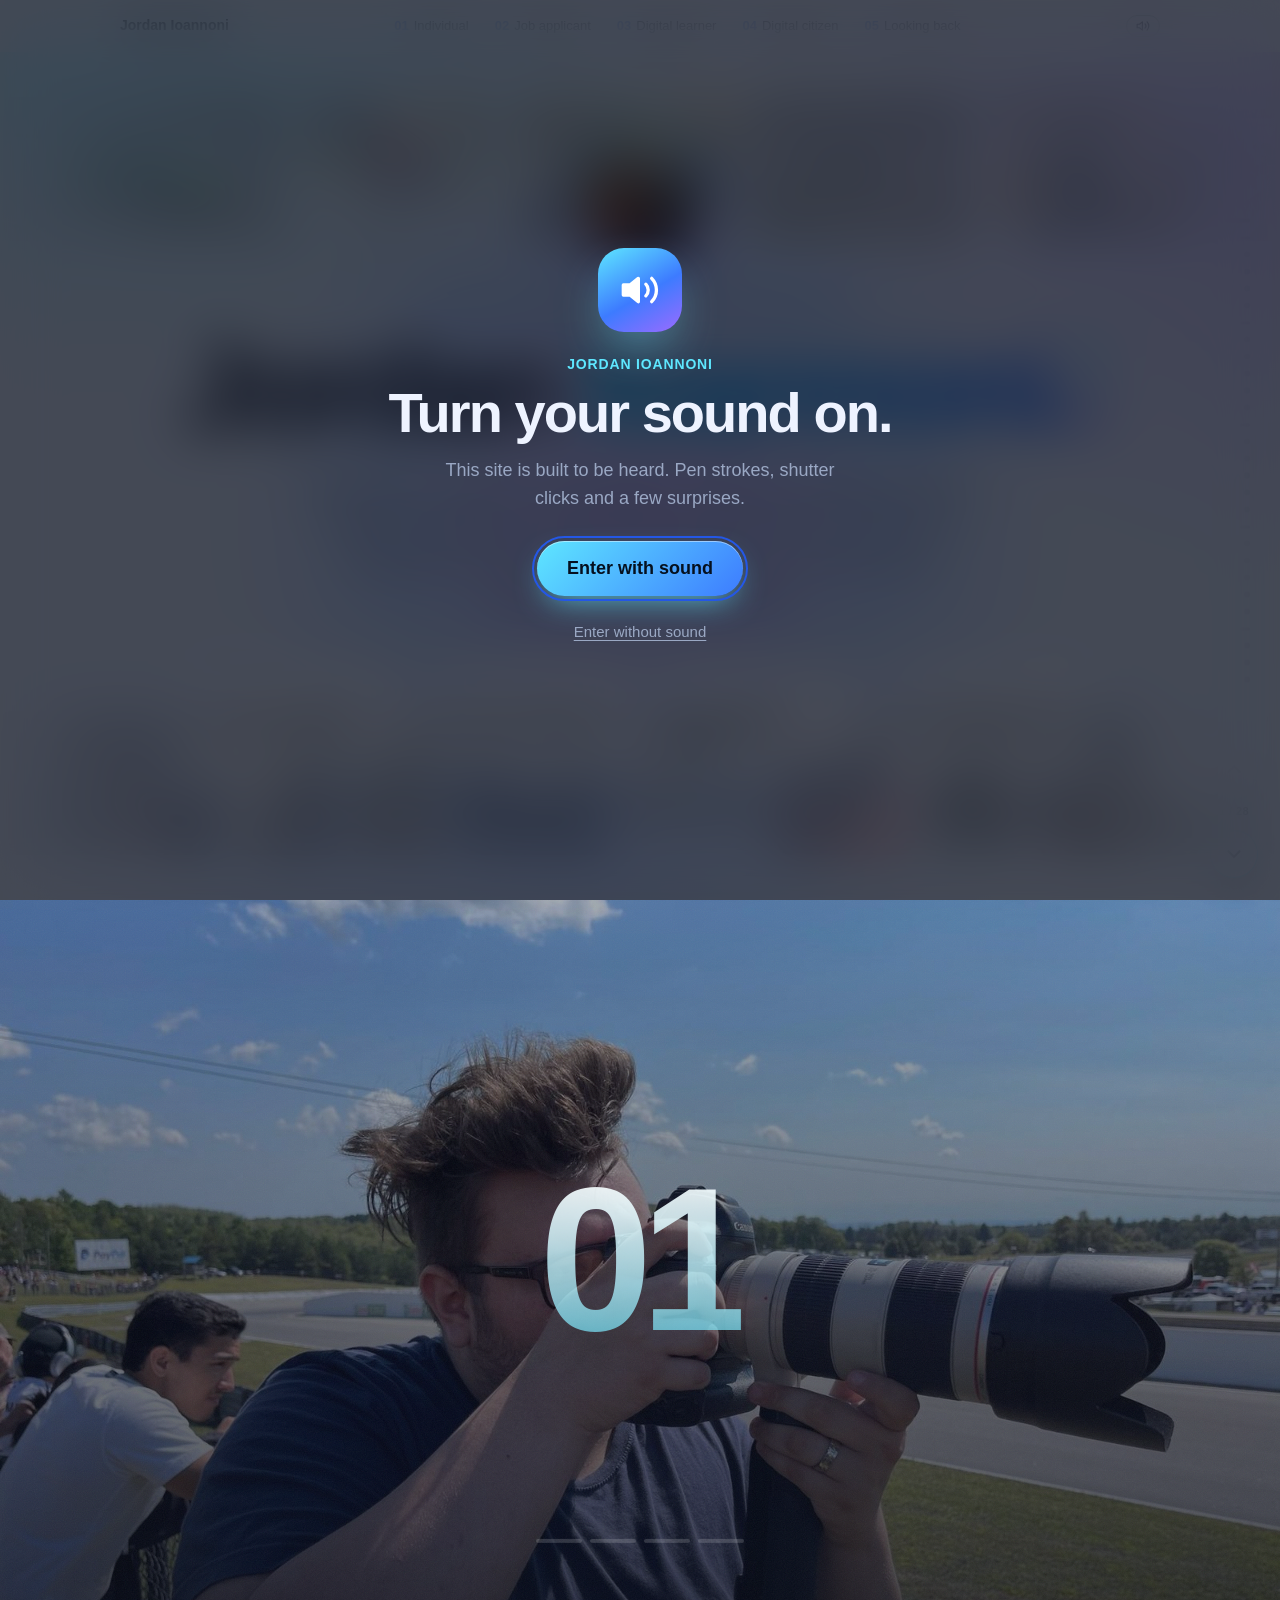
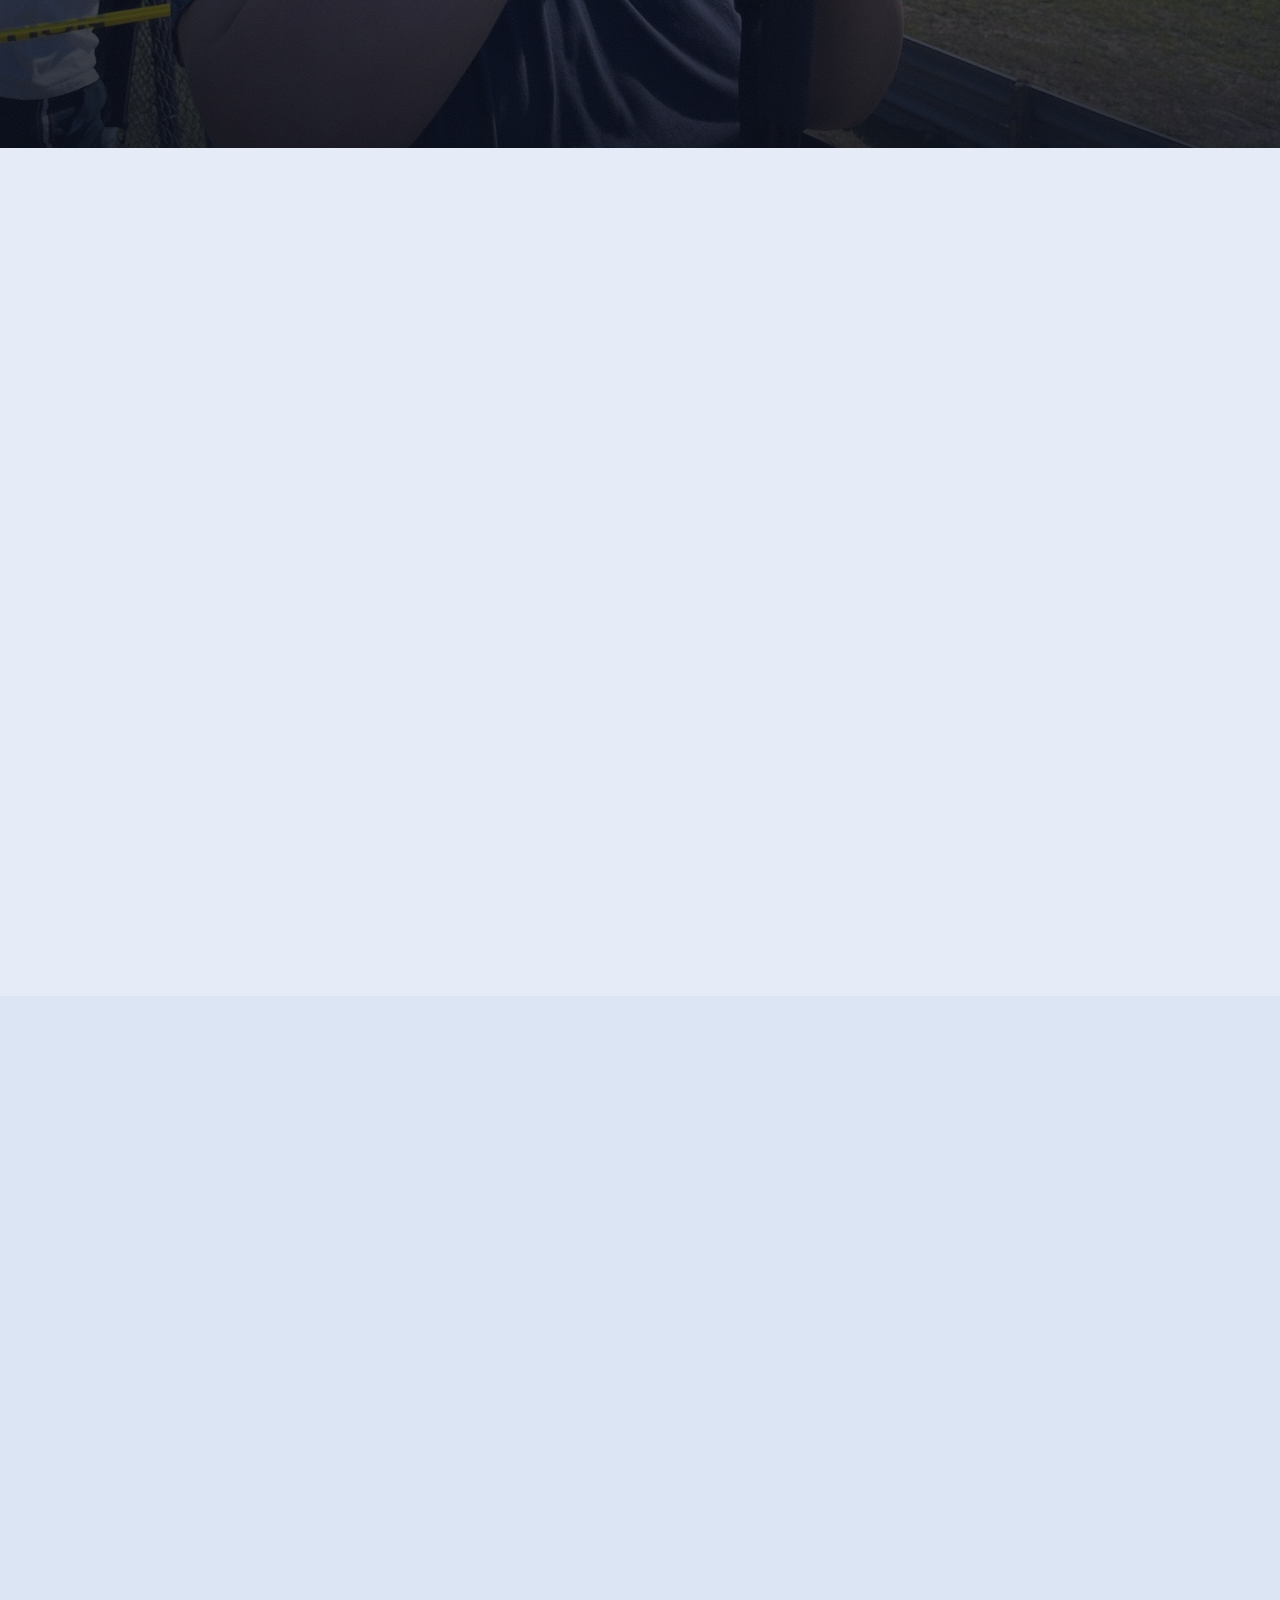
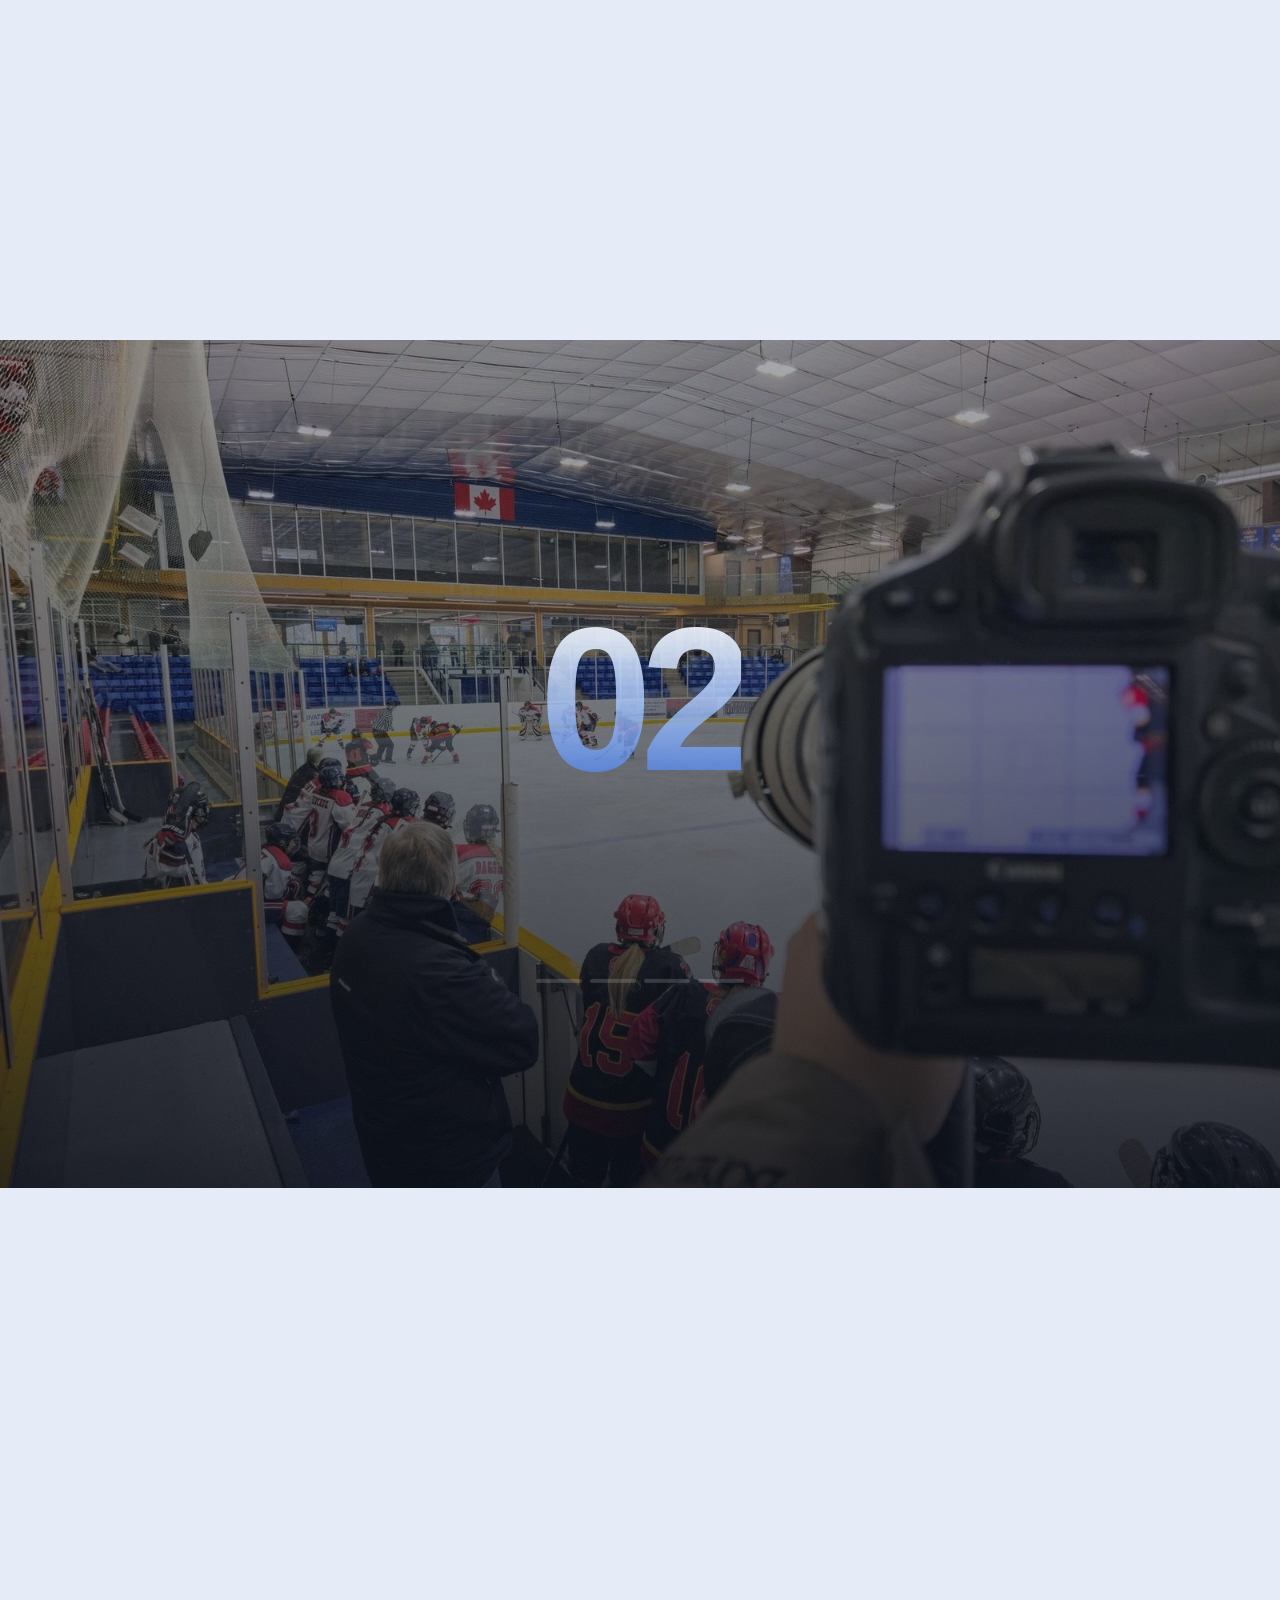
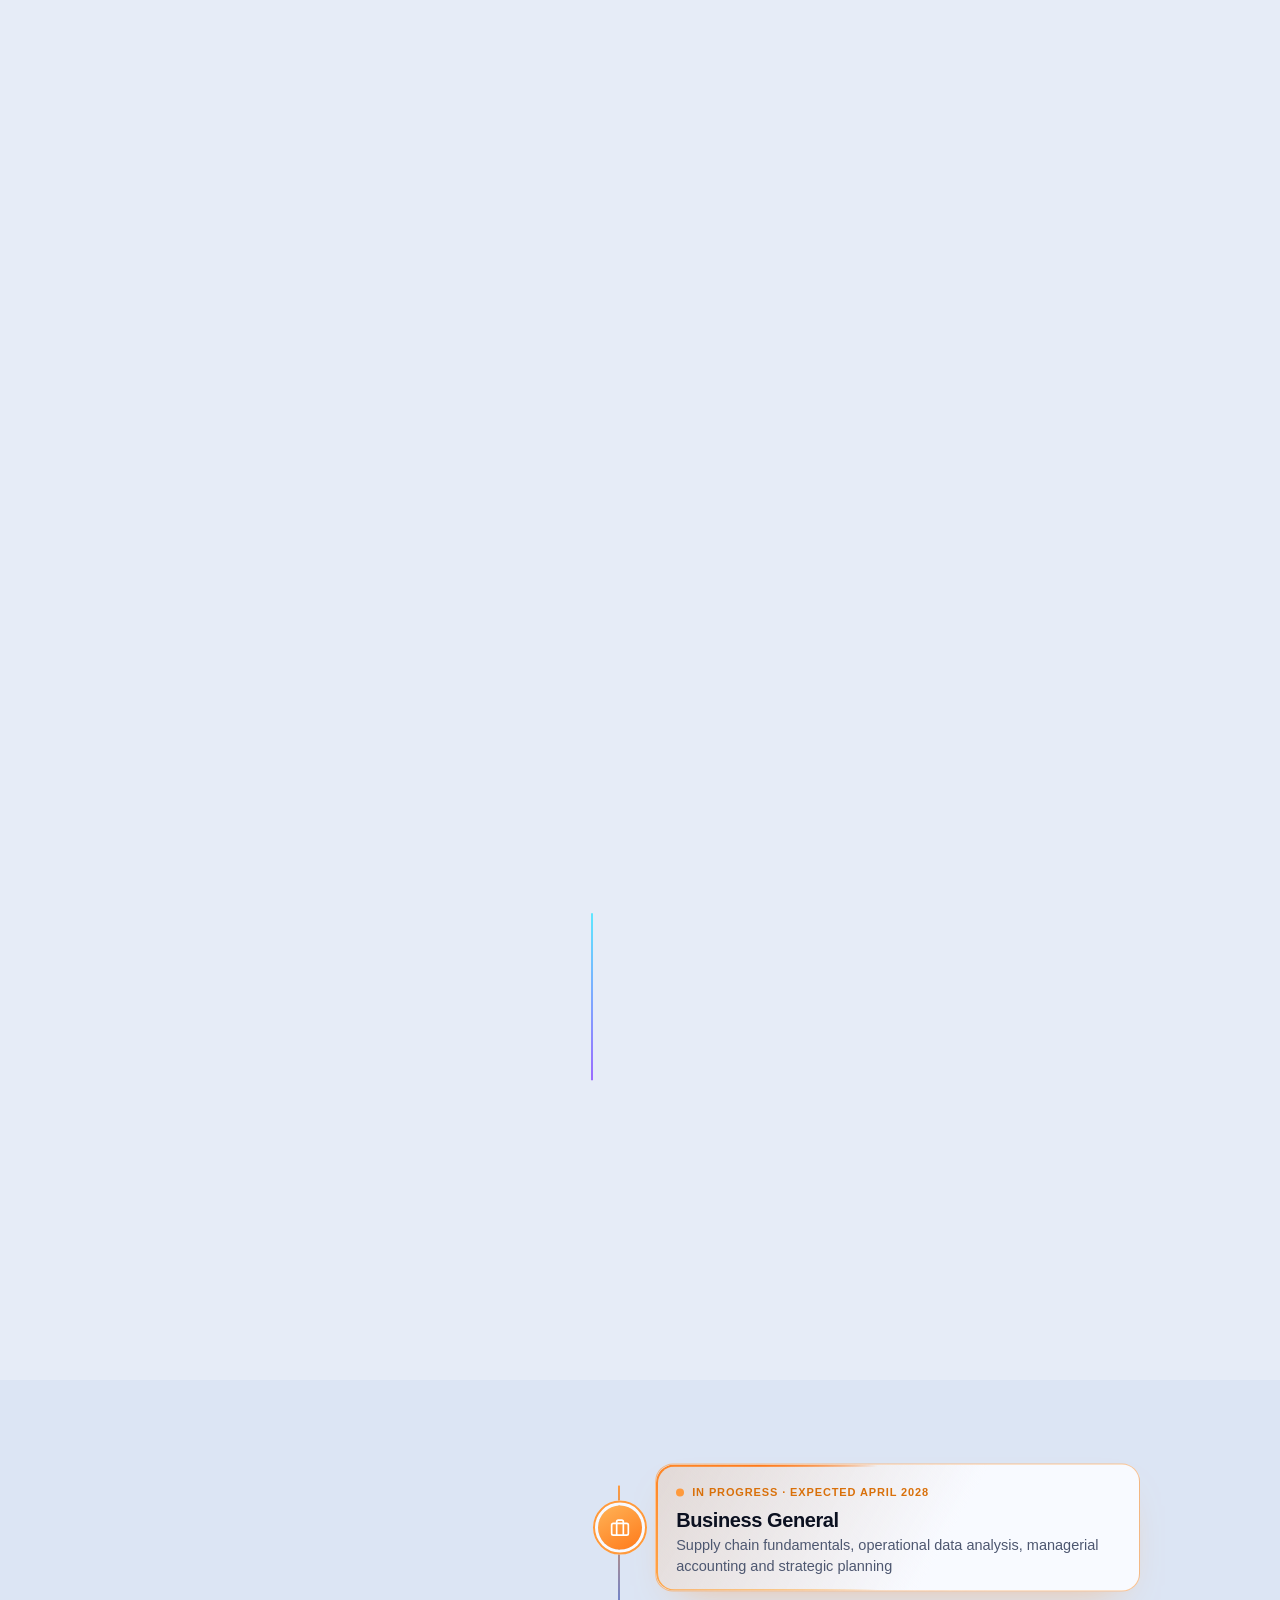
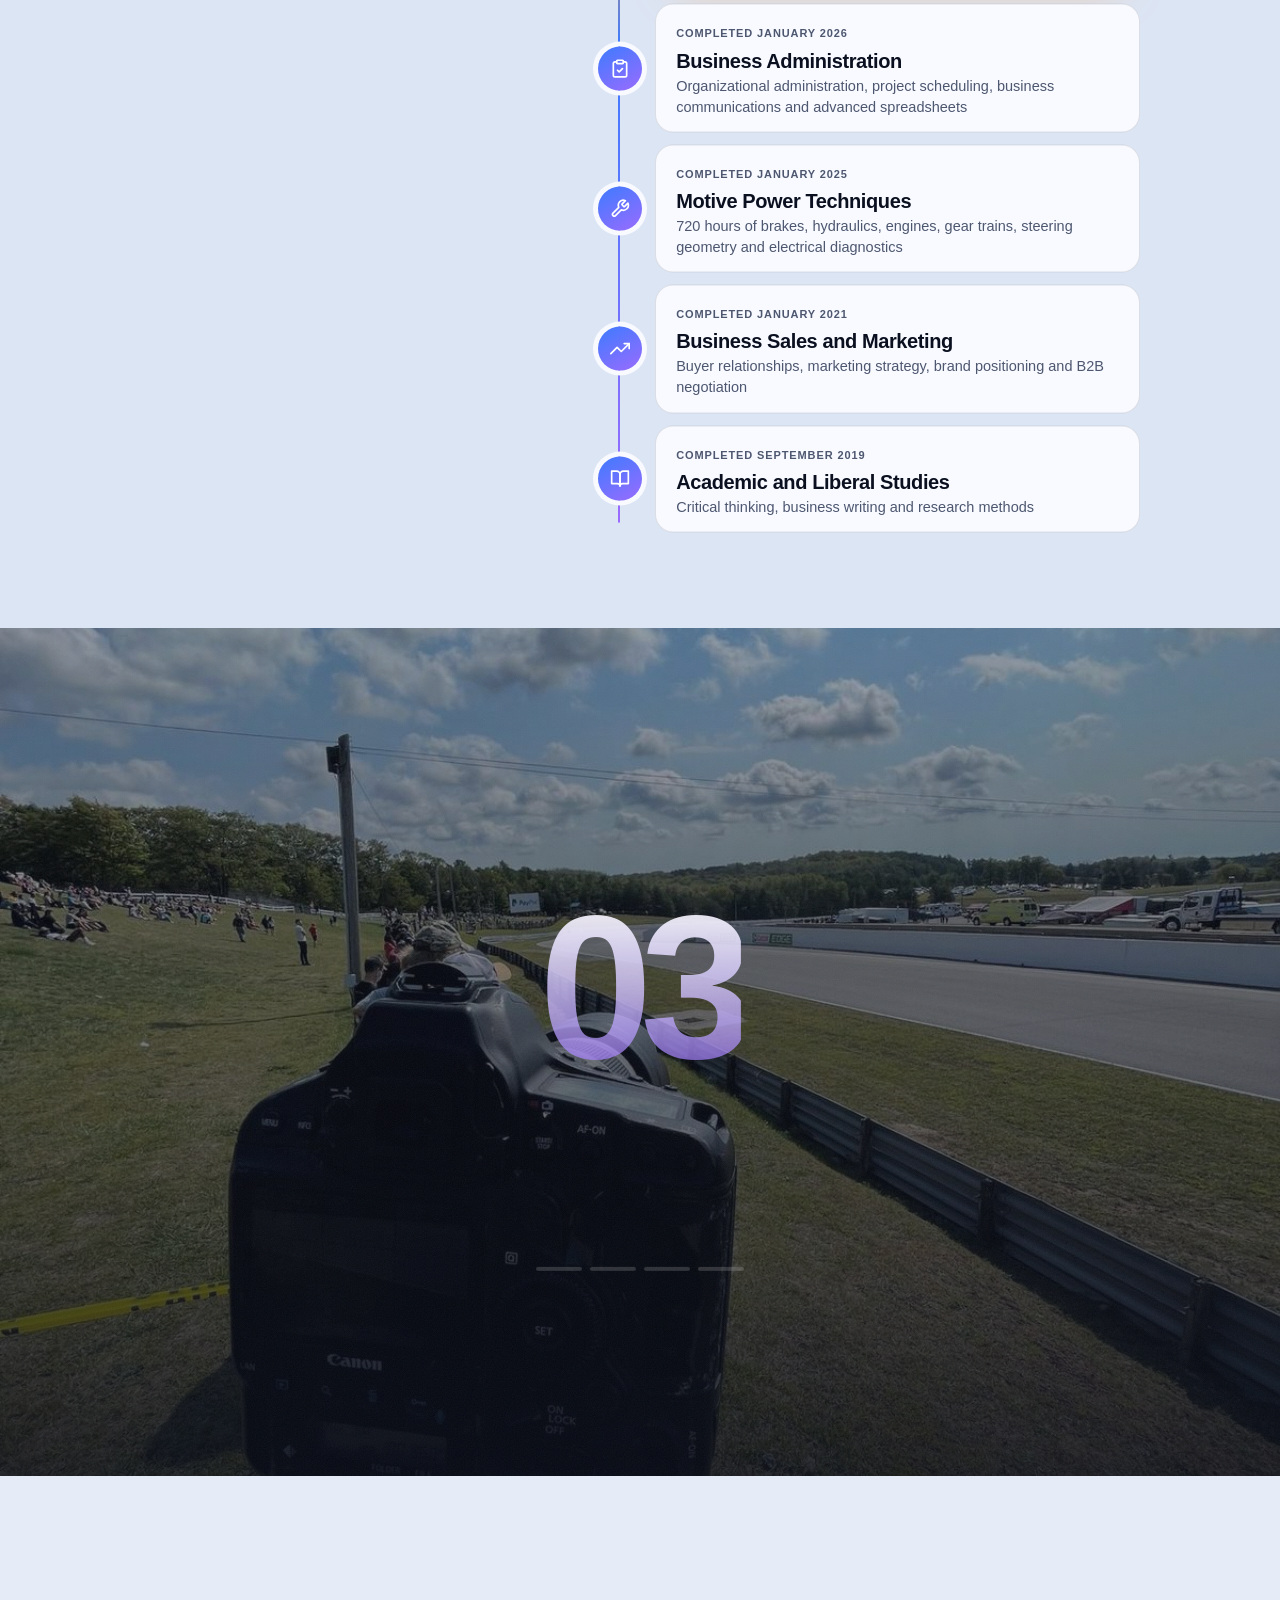
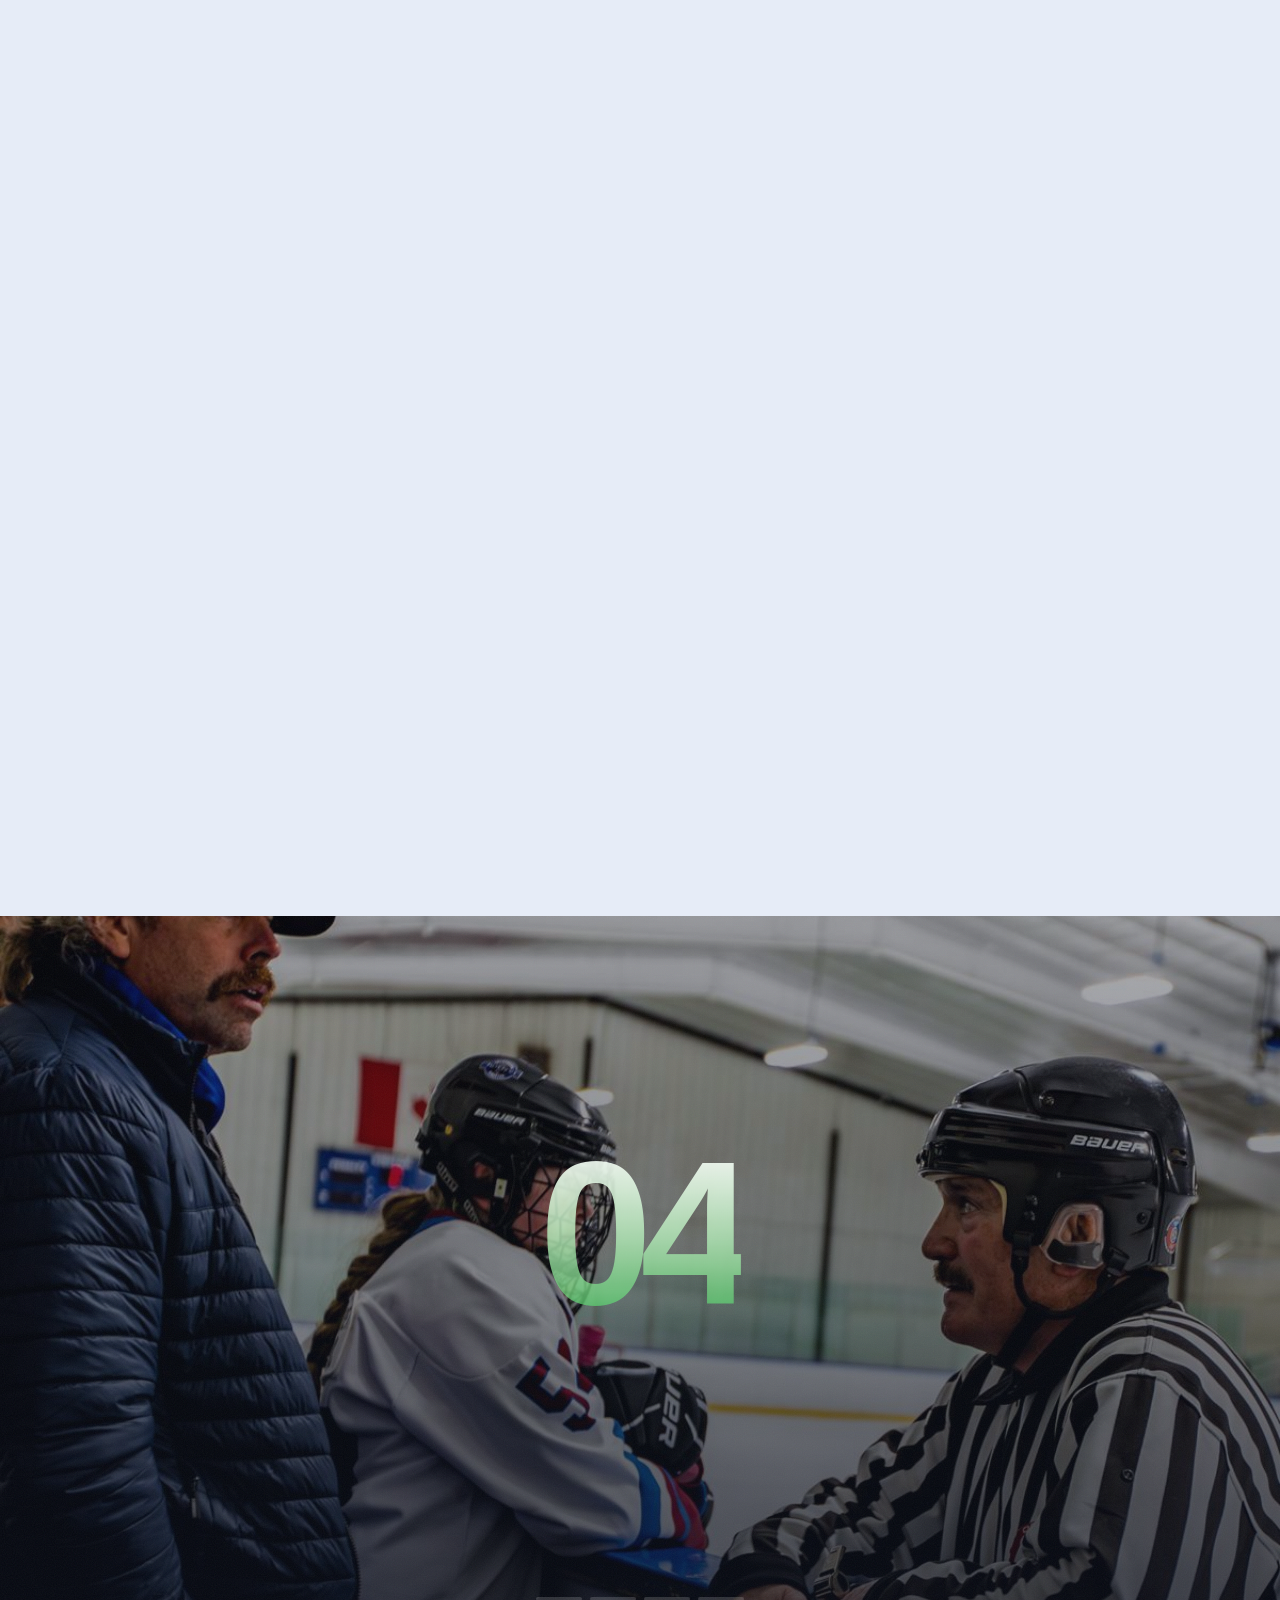
<file: assignment.html>
<!DOCTYPE html>
<html lang="en">
<head>
<meta charset="utf-8">
<meta name="viewport" content="width=device-width, initial-scale=1, viewport-fit=cover">
<title>Digital Portfolio | Jordan Ioannoni | STDV 1115</title>
<meta name="description" content="Jordan Ioannoni's STDV 1115 multimodal digital portfolio: the individual, the job applicant, the digital learner and the digital citizen.">
<meta name="robots" content="noindex">
<meta name="theme-color" content="#e6ecf7">
<link rel="icon" href="/favicon.png" type="image/png">
<script>document.documentElement.dataset.theme="light"</script>
<style>
:root{--g1:#5ee7ff;--g2:#3d7bff;--g3:#9b6bff;--dk:#0a1020;--bg:#fff;--alt:#f5f5f7;--ink:#1d1d1f;--mute:#6e6e73;--link:#0066cc;--nav:rgba(255,255,255,.72);--dim:rgba(110,110,115,.35);--line:rgba(128,128,128,.25);color-scheme:light}
@media (prefers-color-scheme:dark){:root:not([data-theme="light"]){--bg:#0a1020;--alt:#111a2e;--ink:#eef3ff;--mute:#9aa8c4;--link:#5ab4ff;--nav:rgba(10,16,32,.78);--dk:#060a15;--dim:rgba(154,168,196,.22);color-scheme:dark}}
:root[data-theme="dark"]{--bg:#0a1020;--alt:#111a2e;--ink:#eef3ff;--mute:#9aa8c4;--link:#5ab4ff;--nav:rgba(10,16,32,.78);--dk:#060a15;--dim:rgba(154,168,196,.22);color-scheme:dark}
*{box-sizing:border-box}
html{scroll-padding-top:56px}
body{margin:0;background:var(--bg);color:var(--ink);font:17px/1.55 -apple-system,"SF Pro Display","Helvetica Neue",Helvetica,Arial,sans-serif;-webkit-font-smoothing:antialiased;overflow-x:hidden}
a{color:var(--link);text-decoration:none}
img{max-width:100%}
:focus-visible{outline:2px solid var(--link);outline-offset:3px}
#sp{position:fixed;top:0;left:0;right:0;height:3px;background:linear-gradient(90deg,var(--g1),var(--g2),var(--g3));transform-origin:0 50%;transform:scaleX(0);z-index:45}
nav{position:sticky;top:0;z-index:40;height:52px;display:flex;align-items:center;justify-content:space-between;gap:12px;padding:0 max(16px,calc(50% - 520px));background:var(--nav);backdrop-filter:saturate(180%) blur(20px);-webkit-backdrop-filter:saturate(180%) blur(20px);font-size:13px;transition:box-shadow .3s}
nav.sc{box-shadow:0 1px 0 var(--line)}
nav .brand{color:var(--ink);font-weight:700;font-size:14px;white-space:nowrap}
nav .ch{display:flex;gap:4px}
nav .ch a{color:var(--ink);opacity:.7;padding:5px 11px;border-radius:99px;white-space:nowrap;transition:background .3s,opacity .3s}
nav .ch a b{font-weight:700;margin-right:5px;color:var(--g1)}
nav .ch a:hover{opacity:1}
nav .ch a.on{opacity:1;background:color-mix(in srgb,var(--g2) 20%,transparent)}
nav .r{display:flex;gap:8px;align-items:center}
nav button{background:none;border:1px solid rgba(128,128,128,.4);color:var(--ink);border-radius:99px;padding:3px 10px;font:inherit;cursor:pointer}
@media (max-width:900px){nav .ch a span{display:none}nav .ch a b{margin:0}nav .ch a{padding:5px 9px}}
@media (max-width:520px){nav .brand{display:none}}
.wrap{max-width:1040px;margin:0 auto;padding:0 20px}
.eyebrow{color:var(--g1);font-weight:600;font-size:15px;letter-spacing:.04em;text-transform:uppercase;margin:0 0 8px}
:root[data-theme="light"] .eyebrow{color:var(--g2)}
h1,h2,h3{margin:0;letter-spacing:-.035em;line-height:1.05;font-weight:700}
h1{font-size:clamp(48px,11vw,120px)}h2{font-size:clamp(34px,5.6vw,60px)}h3{font-size:24px;letter-spacing:-.02em;line-height:1.2}
.grad{background:linear-gradient(90deg,var(--g1),var(--g2),var(--g3),var(--g1));background-size:300% 100%;-webkit-background-clip:text;background-clip:text;color:transparent;animation:flow 8s linear infinite}
@keyframes flow{to{background-position:300% 0}}

/* hero */
.hero{padding-left:20px;padding-right:20px;position:relative;overflow:hidden}
.hero::before{content:"";position:absolute;left:var(--hx,50%);top:var(--hy,55%);width:860px;height:860px;margin:-430px;background:radial-gradient(circle,color-mix(in srgb,var(--g3) 28%,transparent),color-mix(in srgb,var(--g2) 14%,transparent) 40%,transparent 68%);animation:pulse 6s ease-in-out infinite;pointer-events:none;transition:left 1.2s cubic-bezier(.16,1,.3,1),top 1.2s cubic-bezier(.16,1,.3,1)}
@keyframes pulse{50%{transform:scale(1.2);opacity:.7}}
.hero>*{position:relative}
.hero .me{width:132px;height:132px;border-radius:50%;object-fit:cover;margin:0 auto 26px;border:3px solid transparent;background:linear-gradient(var(--bg),var(--bg)) padding-box,linear-gradient(135deg,var(--g1),var(--g3)) border-box;box-shadow:0 20px 50px -20px color-mix(in srgb,var(--g3) 70%,transparent)}
.hero .lead{max-width:680px;margin:22px auto 0;color:var(--mute);font-size:clamp(19px,2.6vw,24px);letter-spacing:-.01em}
.toc{display:grid;grid-template-columns:repeat(4,1fr);gap:12px;max-width:900px;margin:44px auto 0}
.toc a{display:block;text-align:left;padding:18px 18px 16px;border-radius:20px;background:color-mix(in srgb,var(--alt) 80%,transparent);border:1px solid var(--line);color:var(--ink);transition:transform .4s cubic-bezier(.16,1,.3,1),border-color .3s}
.toc a:hover{transform:translateY(-4px);border-color:color-mix(in srgb,var(--g1) 60%,transparent)}
.toc b{display:block;font-size:13px;color:var(--g1);letter-spacing:.06em}
:root[data-theme="light"] .toc b{color:var(--g2)}
.toc span{display:block;margin-top:6px;font-weight:700;font-size:18px;letter-spacing:-.02em;line-height:1.2}
@media (max-width:760px){.toc{grid-template-columns:repeat(2,1fr)}}

/* chapter openers */
.chap{padding-left:20px;padding-right:20px;background:var(--dk);color:#eef3ff}
.chap::before{content:"";position:absolute;inset:0;background:radial-gradient(70% 60% at 50% 55%,color-mix(in srgb,var(--c,var(--g2)) 34%,transparent),transparent 70%);opacity:.9;pointer-events:none}
.chap .bg{position:absolute;inset:0;background-size:cover;background-position:center;opacity:.18;filter:saturate(.8);transform:scale(1.08);transition:transform 2.4s cubic-bezier(.16,1,.3,1)}
.chap.in .bg{transform:scale(1)}
.chap>div{position:relative}
.chap .num{font-size:clamp(90px,18vw,210px);font-weight:800;letter-spacing:-.06em;line-height:.9;background:linear-gradient(180deg,#fff,color-mix(in srgb,var(--c,var(--g2)) 70%,transparent));-webkit-background-clip:text;background-clip:text;color:transparent;opacity:.95}
.chap .of{margin:14px 0 0;font-size:14px;font-weight:600;letter-spacing:.12em;text-transform:uppercase;color:#9aa8c4}
.chap h2{margin-top:10px;font-size:clamp(40px,7.4vw,84px)}
.chap .q{display:inline-block;margin:26px auto 0;max-width:640px;padding:12px 22px;border-radius:99px;border:1px solid rgba(255,255,255,.18);background:rgba(255,255,255,.06);font-size:clamp(16px,2.2vw,19px);color:#dfe7fb}
.chap .q i{font-style:normal;color:var(--c,var(--g1));font-weight:700;margin-right:8px}
.c1{--c:#5ee7ff}.c2{--c:#3d7bff}.c3{--c:#9b6bff}.c4{--c:#30d158}.c5{--c:#ff9f43}

/* sections */
section.blk{padding:0}
/* every section is one screen */
.slide{position:relative;min-height:calc(100vh - 52px);display:flex;align-items:center;padding:70px 0;overflow:hidden}
.slide>.fit{width:100%;position:relative}
html.fitmode .slide{height:calc(100vh - 52px);min-height:0;padding:0;display:block}
html.fitmode .slide>.fit{position:absolute;left:50%;top:50%;padding:5vh 0;transform:translate(-50%,-50%) scale(var(--z,1));transform-origin:50% 50%}
.hero.slide,.chap.slide,.quote.slide,.end.slide{text-align:center}
/* section arrows */
#arw{position:fixed;right:22px;bottom:22px;z-index:44;display:flex;flex-direction:column;gap:10px;align-items:center}
#arw button{width:48px;height:48px;border-radius:50%;border:1px solid color-mix(in srgb,var(--g1) 45%,transparent);background:color-mix(in srgb,var(--bg) 70%,transparent);-webkit-backdrop-filter:blur(14px);backdrop-filter:blur(14px);color:var(--ink);display:grid;place-items:center;cursor:pointer;transition:transform .3s,background .3s,opacity .3s;box-shadow:0 10px 30px -12px rgba(0,0,0,.5)}
#arw button:hover{transform:scale(1.08);background:color-mix(in srgb,var(--g2) 30%,var(--bg))}
#arw button:disabled{opacity:.25;cursor:default;transform:none}
#arw svg{width:22px;height:22px}
@media (max-width:759px){#arw{right:12px;bottom:12px;gap:6px}#arw button{width:40px;height:40px}#arw span{display:none}}
#arw span{font-size:11px;font-weight:600;color:var(--mute);font-variant-numeric:tabular-nums;letter-spacing:.04em}
/* typing title */
.caret{display:inline-block;width:.07em;height:.82em;margin-left:.06em;vertical-align:-.04em;border-radius:2px;background:linear-gradient(var(--g1),var(--g3));animation:blink 1s steps(1) infinite;transition:opacity .6s}
.caret.off{opacity:0}
h1.typed{cursor:pointer;min-height:1.05em}
section.alt{background:var(--alt)}
.intro{color:var(--mute);max-width:700px;margin:14px 0 0;font-size:clamp(19px,2.4vw,22px)}
.prose{max-width:760px;margin:26px 0 0;font-size:19px}
.prose p{margin:0 0 18px}
.prose .close{margin-top:34px;font-size:clamp(30px,4.6vw,48px);font-weight:700;letter-spacing:-.03em;line-height:1.1;background:linear-gradient(90deg,var(--g1),var(--g2),var(--g3));-webkit-background-clip:text;background-clip:text;color:transparent}
.grid{display:grid;grid-template-columns:repeat(auto-fit,minmax(min(100%,320px),1fr));gap:16px;margin-top:40px}
.grid.two{grid-template-columns:repeat(auto-fit,minmax(min(100%,420px),1fr))}
.card{position:relative;overflow:hidden;border-radius:28px;padding:30px;background:var(--alt);border:1px solid rgba(128,128,128,.2);transition:transform .6s cubic-bezier(.16,1,.3,1)}
section.alt .card{background:var(--bg)}
.card::before{content:"";position:absolute;inset:0;background:radial-gradient(280px circle at var(--mx,50%) var(--my,0%),color-mix(in srgb,var(--g3) 22%,transparent),transparent 70%);opacity:0;transition:opacity .4s;pointer-events:none}
.card:hover::before{opacity:1}
@media (hover:hover){.card:hover{transform:perspective(900px) rotateX(var(--rx,0deg)) rotateY(var(--ry,0deg)) translateY(-6px)}}
.card>*{position:relative}
.card p{margin:10px 0 0;color:var(--mute);font-size:17px}
.card ul{margin:14px 0 0;padding-left:20px;color:var(--mute);font-size:16px}.card li{margin:7px 0}
.card .k{font-size:12px;font-weight:700;letter-spacing:.08em;text-transform:uppercase;color:var(--mute);margin:18px 0 0}
.card .k + p{margin-top:4px}
.card .take{margin:18px 0 0;color:var(--ink);font-size:20px;font-weight:600;letter-spacing:-.015em;line-height:1.35}
.card .ic{width:44px;height:44px;border-radius:12px;display:grid;place-items:center;color:#fff;margin-bottom:16px}
.card .ic svg{width:22px;height:22px}
.i1{background:linear-gradient(150deg,var(--g3),var(--link))}.i2{background:linear-gradient(150deg,var(--g1),var(--g2))}.i3{background:linear-gradient(150deg,#1f8a45,#30d158)}
.wide{grid-column:1/-1;display:grid;grid-template-columns:1fr 1.15fr;gap:32px;align-items:center}
@media (max-width:820px){.wide{grid-template-columns:1fr}}
.tag{display:inline-block;font-size:12px;font-weight:700;letter-spacing:.08em;text-transform:uppercase;padding:4px 11px;border-radius:99px;margin:0 0 14px}
.t1{background:color-mix(in srgb,var(--g3) 16%,transparent)}.t2{background:color-mix(in srgb,var(--g2) 16%,transparent)}.t3{background:color-mix(in srgb,var(--g1) 18%,transparent)}.t4{background:color-mix(in srgb,var(--link) 16%,transparent)}.t5{background:rgba(48,209,88,.16)}
.who{font-size:12px;font-weight:700;letter-spacing:.08em;text-transform:uppercase;margin:0 0 6px}
.w1{color:var(--link)}.w2{color:var(--g3)}
.zoom{display:block;border-radius:20px;overflow:hidden;box-shadow:0 30px 60px -30px rgba(0,0,0,.45);cursor:zoom-in;padding:0;border:0;background:none;width:100%}
.zoom img{display:block;width:100%;height:auto;transition:transform 1.2s cubic-bezier(.16,1,.3,1)}
.zoom:hover img{transform:scale(1.03)}
.btn{display:inline-block;padding:12px 24px;border-radius:99px;font-size:17px;margin-top:22px;background:linear-gradient(135deg,var(--g1),var(--g2));color:#05101f;font-weight:600;box-shadow:0 10px 28px -10px color-mix(in srgb,var(--g1) 75%,transparent),inset 0 1px 0 rgba(255,255,255,.45);transition:transform .3s;border:0;cursor:pointer;font-family:inherit}
.btn:hover{transform:scale(1.05)}

/* about split */
.about{display:grid;grid-template-columns:1fr 1.1fr;gap:56px;align-items:center}
.about .ph{border-radius:28px;overflow:hidden;aspect-ratio:1/1;box-shadow:0 40px 80px -40px rgba(0,0,0,.6)}
.about .ph img{width:100%;height:115%;object-fit:cover;display:block;transform:translateY(var(--py,0px))}
.about .b{font-size:20px;color:var(--mute);margin:18px 0 0}
.about .sm{display:flex;align-items:center;gap:14px;margin-top:26px;font-size:14px;color:var(--mute)}
.about .sm img{width:58px;height:58px;border-radius:50%;object-fit:cover}
@media (max-width:820px){.about{grid-template-columns:1fr;gap:32px}.about .ph{aspect-ratio:4/3}}

/* stats */
.stats{display:grid;grid-template-columns:repeat(3,1fr);gap:16px;margin-top:48px}
.stats.four{grid-template-columns:repeat(4,1fr)}
.stat{border-radius:28px;padding:26px;color:#fff;position:relative;overflow:hidden}
.stat:nth-child(1){background:linear-gradient(150deg,var(--g3),var(--link))}.stat:nth-child(2){background:linear-gradient(150deg,var(--g1),var(--g2))}.stat:nth-child(3){background:linear-gradient(150deg,var(--g2),var(--g3))}.stat:nth-child(4){background:linear-gradient(150deg,#1f8a45,#30d158)}
.stat b{display:block;font-size:clamp(40px,5vw,58px);line-height:1;letter-spacing:-.04em;font-variant-numeric:tabular-nums}
.stat b small{font-size:.45em;margin-left:4px;letter-spacing:0}
.stat span{display:block;margin-top:8px;font-size:15px;font-weight:600;opacity:.92}
@media (max-width:820px){.stats,.stats.four{grid-template-columns:repeat(2,1fr)}}

/* photo mosaic */
.mos{display:grid;grid-auto-flow:dense;grid-template-columns:repeat(4,1fr);grid-auto-rows:clamp(96px,12.5vh,180px);gap:12px;margin-top:40px}
.mos button{position:relative;padding:0;border:0;border-radius:18px;overflow:hidden;cursor:zoom-in;background:#000}
.mos img{width:100%;height:100%;object-fit:cover;display:block;transition:transform 1s cubic-bezier(.16,1,.3,1),opacity .4s}
.mos button:hover img{transform:scale(1.06)}
.mos figcaption{position:absolute;left:0;right:0;bottom:0;padding:30px 14px 12px;text-align:left;color:#fff;font-size:14px;font-weight:600;background:linear-gradient(transparent,rgba(0,0,0,.72))}
.mos figcaption small{display:block;font-weight:400;opacity:.8;font-size:12px}
.mos .w2x{grid-column:span 2}.mos .h2x{grid-row:span 2}
@media (max-width:760px){.mos{grid-template-columns:repeat(2,1fr);grid-auto-rows:160px}}
.igf{margin-top:40px;min-height:200px}
.wideshot{position:relative;margin-top:16px;border-radius:28px;overflow:hidden;cursor:zoom-in;display:block;border:0;padding:0;width:100%;background:#000}
.wideshot{margin-top:0}.wideshot img{display:block;width:100%;height:clamp(260px,72vh,760px);object-fit:cover}
.wideshot div{position:absolute;left:0;right:0;bottom:0;padding:60px 30px 26px;text-align:left;background:linear-gradient(transparent,rgba(0,0,0,.75));color:#fff}
.wideshot b{display:block;font-size:clamp(24px,3.4vw,36px);letter-spacing:-.025em}
.wideshot span{opacity:.85;font-size:17px}

/* experience */
.avail{display:inline-flex;align-items:center;gap:9px;margin-top:22px;font-size:15px;padding:7px 16px;border-radius:99px;border:1px solid color-mix(in srgb,var(--g1) 45%,transparent);color:var(--ink)}
.avail::before{content:"";width:8px;height:8px;border-radius:50%;background:#30d158;box-shadow:0 0 0 0 rgba(48,209,88,.6);animation:ping 2s infinite}
@keyframes ping{70%{box-shadow:0 0 0 9px rgba(48,209,88,0)}100%{box-shadow:0 0 0 0 rgba(48,209,88,0)}}
.xp .when{font-size:12px;font-weight:700;letter-spacing:.08em;text-transform:uppercase;color:var(--g1);margin:0 0 10px}
:root[data-theme="light"] .xp .when{color:var(--g2)}
.xp .org{margin-top:6px!important;font-size:15px!important}
.now{border-color:color-mix(in srgb,var(--g1) 45%,transparent)}
.now .when::after{content:"Current";margin-left:10px;padding:2px 8px;border-radius:99px;background:rgba(48,209,88,.18);color:#30d158;letter-spacing:.06em}

/* education timeline */
.edu{display:grid;grid-template-columns:.85fr 1.15fr;gap:56px;align-items:center}
@media (max-width:860px){.edu{grid-template-columns:1fr;gap:36px}}
.ring{position:relative;width:min(300px,100%);aspect-ratio:1;margin-top:36px}
.ring svg{width:100%;height:100%;transform:rotate(-90deg);overflow:visible}
.ring circle{fill:none;stroke-width:14;stroke-linecap:round}
.ring .tr{stroke:color-mix(in srgb,var(--ink) 8%,transparent)}
.ring .sg{stroke:url(#rg);stroke-dasharray:0 1000;transition:stroke-dasharray 1.1s cubic-bezier(.16,1,.3,1)}
.ring .sg.o{stroke:#ff9a3c;animation:glowo 1.6s ease-in-out infinite}
@keyframes glowo{50%{opacity:.45}}
.ring div{position:absolute;inset:0;display:grid;place-content:center;text-align:center}
.ring b{font-size:clamp(64px,8vw,96px);line-height:.9;letter-spacing:-.05em;background:linear-gradient(180deg,var(--ink),color-mix(in srgb,var(--g2) 70%,var(--ink)));-webkit-background-clip:text;background-clip:text;color:transparent}
.ring span{font-size:14px;font-weight:600;color:var(--mute);margin-top:6px}
.legend{display:flex;gap:18px;margin-top:22px;font-size:14px;color:var(--mute)}
.legend i{display:inline-block;width:10px;height:10px;border-radius:50%;margin-right:7px;background:linear-gradient(135deg,var(--g1),var(--g3))}
.legend i.o{background:#ff9a3c;box-shadow:0 0 0 0 rgba(255,154,60,.6);animation:pingo 1.6s infinite}
.tl{position:relative;padding-left:58px}
.tl::before{content:"";position:absolute;left:21px;top:22px;bottom:22px;width:2px;background:linear-gradient(#ff9a3c,var(--g2) 25%,var(--g3));transform-origin:top;transform:scaleY(0);transition:transform 1.6s cubic-bezier(.16,1,.3,1) .2s}
.tl.in::before{transform:none}
.tl>div{position:relative;margin-bottom:12px;padding:14px 20px;border-radius:18px;background:var(--bg);border:1px solid var(--line);opacity:0;transform:translateX(40px);transition:opacity .7s ease,transform .9s cubic-bezier(.16,1,.3,1),border-color .3s}
.tl.in>div{opacity:1;transform:none}
.tl.in>div:nth-child(2){transition-delay:.12s}.tl.in>div:nth-child(3){transition-delay:.24s}.tl.in>div:nth-child(4){transition-delay:.36s}.tl.in>div:nth-child(5){transition-delay:.48s}
.tl>div:hover{border-color:color-mix(in srgb,var(--g1) 50%,transparent)}
.tl .ic{position:absolute;left:-58px;top:50%;margin-top:-22px;width:44px;height:44px;border-radius:50%;display:grid;place-items:center;color:#fff;background:linear-gradient(150deg,var(--g2),var(--g3));box-shadow:0 0 0 5px var(--alt)}
.tl .ic svg{width:20px;height:20px}
.tl .ip .ic{background:linear-gradient(150deg,#ffb357,#ff7a1a)}
.tl .ip .ic::after{content:"";position:absolute;inset:-5px;border-radius:50%;border:2px solid #ff9a3c;animation:pingo2 1.8s ease-out infinite}
@keyframes pingo{70%{box-shadow:0 0 0 9px rgba(255,154,60,0)}100%{box-shadow:0 0 0 0 rgba(255,154,60,0)}}
@keyframes pingo2{0%{transform:scale(1);opacity:.9}100%{transform:scale(1.6);opacity:0}}
.tl .ip{border-color:rgba(255,154,60,.55);background:linear-gradient(120deg,rgba(255,154,60,.12),var(--bg) 60%);box-shadow:0 18px 40px -24px rgba(255,154,60,.6)}
.tl small{font-size:11px;font-weight:700;letter-spacing:.08em;text-transform:uppercase;color:var(--mute)}
.tl .ip small{color:#ff9a3c;display:inline-flex;align-items:center;gap:8px}
.tl .ip small::before{content:"";width:8px;height:8px;border-radius:50%;background:#ff9a3c;animation:pingo 1.6s infinite}
.tl h3{margin-top:3px;font-size:20px}
.tl p{margin:3px 0 0;color:var(--mute);font-size:14.5px;line-height:1.45}

/* code demo */
.codebox{margin-top:40px;border-radius:24px;overflow:hidden;background:#0b1020;color:#e6ecff;box-shadow:0 30px 70px -30px color-mix(in srgb,var(--g3) 55%,transparent);border:1px solid rgba(255,255,255,.08)}
.cbar{display:flex;align-items:center;gap:7px;padding:12px 16px;background:rgba(255,255,255,.05);font-size:13px;color:#9aa8c4}
.cbar i{width:11px;height:11px;border-radius:50%;background:#ff5f57}.cbar i:nth-child(2){background:#febc2e}.cbar i:nth-child(3){background:#28c840}.cbar span{margin-left:8px}
.cgrid{display:grid;grid-template-columns:1.4fr 1fr}
#code{margin:0;padding:22px 24px;min-height:230px;font:13px/1.7 ui-monospace,Menlo,Consolas,monospace;white-space:pre-wrap;word-break:break-word}
#code .k{color:#5ee7ff}#code .a{color:#c4a7ff}#code .v{color:#9cf0b5}
#code::after{content:"";display:inline-block;width:8px;height:15px;background:#5ee7ff;vertical-align:-2px;animation:blink 1s steps(1) infinite}
@keyframes blink{50%{opacity:0}}
.sigdemo{display:grid;place-items:center;padding:20px;border-left:1px solid rgba(255,255,255,.08);background:radial-gradient(circle at 50% 40%,rgba(155,107,255,.18),transparent 70%)}
.sigdemo svg{width:100%;max-width:340px}
.sigdemo path{fill:none;stroke:url(#sg);stroke-width:4;stroke-linecap:round;stroke-dasharray:700;stroke-dashoffset:700}
.sigdemo.go path{transition:stroke-dashoffset 3s ease;stroke-dashoffset:0}
.sigdemo p{margin:6px 0 0;font-size:13px;color:#9aa8c4;text-align:center}
@media (max-width:760px){.cgrid{grid-template-columns:1fr}.sigdemo{border-left:0;border-top:1px solid rgba(255,255,255,.08)}#code{min-height:0}}

/* big quote */
.quote{padding-left:20px;padding-right:20px}
.quote p{max-width:900px;margin:0 auto;font-size:clamp(30px,5vw,58px);font-weight:700;letter-spacing:-.03em;line-height:1.12}
.quote small{display:block;margin-top:22px;color:var(--mute);font-size:16px;font-weight:500;letter-spacing:0}
.quote .w{display:inline-block;white-space:pre;opacity:0;filter:blur(10px);transform:translateY(.45em) scale(.96);transition:opacity .8s ease,filter .9s ease,transform 1s cubic-bezier(.16,1,.3,1);will-change:opacity,transform,filter}
.quote.in .w{opacity:1;filter:blur(0);transform:none}
.quote .hl .w{background:linear-gradient(90deg,var(--g1),var(--g2),var(--g3));background-size:var(--gw,100%) 100%;background-position:var(--gx,0) 0;-webkit-background-clip:text;background-clip:text;color:transparent}
.quote small{opacity:0;transform:translateY(10px);transition:opacity .8s ease var(--sd,0s),transform .8s cubic-bezier(.16,1,.3,1) var(--sd,0s)}
.quote.in small{opacity:1;transform:none}

/* outcomes table */
.dk{background:var(--dk);color:#eef3ff}
.dk .intro{color:#a1a1a6}
.tbl{margin-top:44px;border-radius:28px;overflow:hidden;border:1px solid rgba(255,255,255,.14)}
.row{display:grid;grid-template-columns:1fr 1fr;gap:24px;padding:22px 26px;border-top:1px solid rgba(255,255,255,.12);opacity:0;transform:translateX(-28px);transition:opacity .7s,transform .8s cubic-bezier(.16,1,.3,1)}
.tbl.in .row{opacity:1;transform:none}
.tbl.in .row:nth-child(2){transition-delay:.12s}.tbl.in .row:nth-child(3){transition-delay:.24s}.tbl.in .row:nth-child(4){transition-delay:.36s}.tbl.in .row:nth-child(5){transition-delay:.48s}
.row:first-child{border-top:0}
.row b{font-size:18px;letter-spacing:-.01em}
.row span{color:#a1a1a6}
.row a{color:#5ab4ff}
.row small{display:block;font-size:12px;font-weight:700;letter-spacing:.08em;text-transform:uppercase;color:var(--g1);margin-bottom:6px}
@media (max-width:640px){.row{grid-template-columns:1fr;gap:6px}}

/* end card */
.end{padding-left:20px;padding-right:20px}
.end::before{content:"";position:absolute;left:50%;top:50%;width:900px;height:900px;margin:-450px;background:radial-gradient(circle,color-mix(in srgb,var(--g2) 26%,transparent),transparent 65%);pointer-events:none}
.end>div{position:relative}
.end h2{font-size:clamp(48px,9vw,104px)}
.end .site{margin-top:26px;font-size:clamp(22px,3.4vw,32px);font-weight:700;letter-spacing:-.02em}
.end .mail{margin-top:8px;color:var(--mute);font-size:18px}
footer{background:var(--alt);color:var(--mute);font-size:12px;padding:24px 20px 40px;text-align:center}
footer kbd{font:inherit;border:1px solid var(--line);border-radius:5px;padding:0 5px}

/* lightbox */
#lb{position:fixed;inset:0;z-index:60;display:grid;place-items:center;padding:56px 70px 70px;background:rgba(4,7,15,.94);opacity:0;visibility:hidden;transition:opacity .35s,visibility .35s}
#lb.on{opacity:1;visibility:visible}
#lb img{max-width:100%;max-height:calc(100vh - 140px);border-radius:12px;box-shadow:0 30px 80px rgba(0,0,0,.6);transform:scale(.96);transition:transform .5s cubic-bezier(.16,1,.3,1)}
#lb.on img{transform:none}
#lb p{position:absolute;left:0;right:0;bottom:22px;margin:0;text-align:center;color:#cdd6ea;font-size:15px}
#lb button{position:absolute;background:rgba(255,255,255,.1);border:0;color:#fff;width:46px;height:46px;border-radius:50%;font-size:22px;cursor:pointer}
#lb .x{top:16px;right:16px}#lb .p{left:14px;top:50%;margin-top:-23px}#lb .n{right:14px;top:50%;margin-top:-23px}
@media (max-width:640px){#lb{padding:56px 12px 70px}#lb .p,#lb .n{top:auto;bottom:12px}}

.rv{opacity:0;transform:translateY(60px) scale(.97);transition:opacity 1s cubic-bezier(.16,1,.3,1) var(--d,0s),transform 1.1s cubic-bezier(.16,1,.3,1) var(--d,0s)}
.rv.in{opacity:1;transform:none}
@media (prefers-reduced-motion:reduce){*{animation:none!important;transition:none!important}.tl>div,.quote small{opacity:1!important;transform:none!important}.tl::before{transform:none}.rv,.row{opacity:1;transform:none}.quote .w{opacity:1;filter:none;transform:none}.sigdemo path{stroke-dashoffset:0}}
/* ===== wow layer ===== */
@property --ang{syntax:"<angle>";inherits:false;initial-value:0deg}
#glow{position:fixed;left:0;top:0;width:520px;height:520px;margin:-260px 0 0 -260px;border-radius:50%;pointer-events:none;z-index:1;background:radial-gradient(circle,color-mix(in srgb,var(--g2) 18%,transparent),transparent 62%);mix-blend-mode:screen;opacity:0;transition:opacity .6s}
#glow.on{opacity:1}
:root[data-theme="light"] #glow{display:none}
.slide>.fit{z-index:2}
#rail{position:fixed;right:max(30px,env(safe-area-inset-right,0px));top:50%;transform:translateY(-50%);z-index:43;display:flex;flex-direction:column;align-items:flex-end;gap:7px}
#rail button{all:unset;cursor:pointer;display:flex;align-items:center;gap:10px;height:10px}
#rail i{display:block;width:6px;height:6px;border-radius:99px;background:color-mix(in srgb,var(--ink) 28%,transparent);transition:width .45s cubic-bezier(.16,1,.3,1),background .3s}
#rail .big i{width:10px;height:3px}
#rail button.on i{width:24px;height:4px;background:linear-gradient(90deg,var(--g1),var(--g3))}
#rail em{font-style:normal;font-size:11px;font-weight:700;letter-spacing:.06em;color:var(--mute);opacity:0;transform:translateX(6px);transition:opacity .3s,transform .3s;white-space:nowrap}
#rail button:hover em{opacity:1;transform:none}
#rail button:focus-visible{outline:2px solid var(--link);outline-offset:3px;border-radius:4px}
@media (max-width:1100px){#rail{display:none}}
#dn{position:relative}
#dn .pr{position:absolute;inset:-5px;width:58px;height:58px;transform:rotate(-90deg);pointer-events:none;overflow:visible}
#dn .pr circle{fill:none;stroke:url(#prg);stroke-width:2.5;stroke-linecap:round;stroke-dasharray:163.4;stroke-dashoffset:var(--po,163.4);transition:stroke-dashoffset .4s}
@media (max-width:759px){#dn .pr{display:none}}
.strips{position:absolute;inset:0;display:flex;flex-direction:column;justify-content:space-between;padding:5vh 0;pointer-events:none;-webkit-mask:linear-gradient(90deg,transparent,#000 15%,#000 85%,transparent);mask:linear-gradient(90deg,transparent,#000 15%,#000 85%,transparent);opacity:.2}
.strips div{display:flex;gap:14px;width:max-content;animation:drift 80s linear infinite}
.strips div:nth-child(2){animation-direction:reverse;animation-duration:95s}
.strips img{height:16vh;width:auto;border-radius:10px;filter:saturate(.75)}
@keyframes drift{to{transform:translateX(-50%)}}
.hero>.fit{z-index:3}
.ring2{position:relative;width:150px;height:150px;margin:0 auto 22px;display:grid;place-items:center}
.ring2::before{content:"";position:absolute;inset:0;border-radius:50%;background:conic-gradient(from var(--ang),var(--g1),var(--g2),var(--g3),transparent 72%,var(--g1));animation:spin 4s linear infinite;-webkit-mask:radial-gradient(circle,transparent 69px,#000 70px);mask:radial-gradient(circle,transparent 69px,#000 70px)}
.ring2 .me{margin:0;border:0;width:128px;height:128px}
@keyframes spin{to{--ang:360deg}}
.cue{margin:32px auto 0;display:inline-flex;align-items:center;gap:10px;font-size:13px;font-weight:600;letter-spacing:.08em;text-transform:uppercase;color:var(--mute)}
.cue kbd{display:grid;place-items:center;width:28px;height:28px;border-radius:8px;border:1px solid var(--line);font:inherit;animation:bob 1.8s ease-in-out infinite}
@keyframes bob{50%{transform:translateY(5px)}}
.toc a{position:relative;overflow:hidden}
.toc a::after{content:"";position:absolute;inset:0;background:linear-gradient(115deg,transparent 30%,color-mix(in srgb,var(--g1) 22%,transparent) 50%,transparent 70%);transform:translateX(-120%);transition:transform .9s cubic-bezier(.16,1,.3,1)}
.toc a:hover::after{transform:translateX(120%)}
.chap .bg{animation:kb 26s ease-in-out infinite alternate}
@keyframes kb{from{transform:scale(1.06) translate(0,0)}to{transform:scale(1.18) translate(-2%,-1.5%)}}
.chap::after{content:"";position:absolute;inset:-50%;pointer-events:none;opacity:.07;background-image:url("data:image/svg+xml,%3Csvg xmlns='http://www.w3.org/2000/svg' width='160' height='160'%3E%3Cfilter id='n'%3E%3CfeTurbulence type='fractalNoise' baseFrequency='.9' numOctaves='2'/%3E%3C/filter%3E%3Crect width='100%25' height='100%25' filter='url(%23n)'/%3E%3C/svg%3E");animation:grain 1s steps(4) infinite}
@keyframes grain{25%{transform:translate(-3%,2%)}50%{transform:translate(2%,-3%)}75%{transform:translate(-2%,-2%)}}
.chap .vig{position:absolute;inset:0;pointer-events:none;background:radial-gradient(120% 90% at 50% 50%,transparent 45%,rgba(0,0,0,.55))}
.chap .num{position:relative;display:inline-block}
.chap .num .sh{position:absolute;inset:0;background:linear-gradient(105deg,transparent 40%,rgba(255,255,255,.75) 50%,transparent 60%) no-repeat;background-size:250% 100%;background-position:150% 0;-webkit-background-clip:text;background-clip:text;color:transparent}
.chap.live .num .sh{animation:sheen 1.6s cubic-bezier(.16,1,.3,1) .5s both}
@keyframes sheen{to{background-position:-60% 0}}
.chap h2 .wd{display:inline-block;white-space:nowrap}
.chap h2 .lt{display:inline-block;opacity:0;transform:translateY(.6em) rotate(6deg);filter:blur(6px);transition:opacity .6s ease,transform .8s cubic-bezier(.16,1,.3,1),filter .7s ease}
.chap.live h2 .lt{opacity:1;transform:none;filter:blur(0)}
.cprog{display:flex;gap:8px;justify-content:center;margin:30px auto 0}
.cprog i{width:46px;height:4px;border-radius:9px;background:rgba(255,255,255,.16);position:relative;overflow:hidden}
.cprog i.on::after{content:"";position:absolute;inset:0;background:var(--c);transform:scaleX(0);transform-origin:left;transition:transform .9s cubic-bezier(.16,1,.3,1) var(--dd,0s)}
.chap.live .cprog i.on::after{transform:none}
.glowb{position:relative;isolation:isolate}
.glowb::after{content:"";position:absolute;inset:0;border-radius:inherit;padding:1.5px;background:conic-gradient(from var(--ang),transparent 0 55%,var(--g1),var(--g2),var(--g3),transparent 95%);-webkit-mask:linear-gradient(#000 0 0) content-box,linear-gradient(#000 0 0);-webkit-mask-composite:xor;mask:linear-gradient(#000 0 0) content-box exclude,linear-gradient(#000 0 0);animation:spin 5s linear infinite;pointer-events:none}
.tl .ip.glowb::after{background:conic-gradient(from var(--ang),transparent 0 55%,#ffb357,#ff7a1a,transparent 95%)}
.card{transition:transform .6s cubic-bezier(.16,1,.3,1),border-color .4s,box-shadow .5s}
.card:hover{border-color:color-mix(in srgb,var(--g1) 40%,transparent);box-shadow:0 30px 60px -30px color-mix(in srgb,var(--g3) 45%,transparent)}
.card .ic{transition:transform .6s cubic-bezier(.16,1,.3,1)}
.card:hover .ic{transform:rotate(-8deg) scale(1.1)}
.stat::after{content:"";position:absolute;inset:0;background:linear-gradient(115deg,transparent 35%,rgba(255,255,255,.35) 50%,transparent 65%);transform:translateX(-130%)}
.slide.live .stat::after{animation:shine 1.4s cubic-bezier(.16,1,.3,1) .3s both}
.slide.live .stat:nth-child(2)::after{animation-delay:.45s}.slide.live .stat:nth-child(3)::after{animation-delay:.6s}.slide.live .stat:nth-child(4)::after{animation-delay:.75s}
@keyframes shine{to{transform:translateX(130%)}}
.mos button.rv{opacity:1;transform:none}
.mos button{clip-path:inset(100% 0 0 0 round 18px);transition:clip-path 1.1s cubic-bezier(.77,0,.18,1) var(--d,0s)}
.mos button img{transform:scale(1.25);transition:transform 1.6s cubic-bezier(.16,1,.3,1) var(--d,0s),opacity .4s}
.slide.live .mos button{clip-path:inset(0 0 0 0 round 18px)}
.slide.live .mos button img{transform:scale(1)}
.slide.live .mos button:hover img{transform:scale(1.07);transition-delay:0s}
.wideshot img{transition:transform 9s ease-out}
.slide.live .wideshot img{transform:scale(1.08)}
.wideshot b,.wideshot span{display:block;opacity:0;transform:translateY(20px);transition:opacity .9s ease .5s,transform 1s cubic-bezier(.16,1,.3,1) .5s}
.wideshot span{transition-delay:.8s}
.slide.live .wideshot b,.slide.live .wideshot span{opacity:1;transform:none}
.about .ph{position:relative}
.about .ph::after{content:"";position:absolute;inset:0;background:linear-gradient(115deg,transparent 40%,rgba(255,255,255,.22) 50%,transparent 60%);transform:translateX(-120%)}
.slide.live .about .ph::after{animation:shine 1.8s cubic-bezier(.16,1,.3,1) .5s both}
.quote::before{content:"";position:absolute;left:50%;top:50%;width:1000px;height:1000px;margin:-500px;border-radius:50%;background:radial-gradient(circle,color-mix(in srgb,var(--g2) 24%,transparent),color-mix(in srgb,var(--g3) 10%,transparent) 45%,transparent 68%);transform:scale(.4);opacity:0;transition:transform 3s cubic-bezier(.16,1,.3,1),opacity 2s}
.quote.in::before{transform:scale(1);opacity:1}
.igfb{display:grid;grid-template-columns:repeat(6,1fr);gap:8px}
.igfb a{position:relative;aspect-ratio:1;border-radius:14px;overflow:hidden;display:block}
.igfb img{width:100%;height:100%;object-fit:cover;display:block;transition:transform .8s cubic-bezier(.16,1,.3,1)}
.igfb a:hover img{transform:scale(1.08)}
.ighandle{display:inline-flex;align-items:center;gap:10px;margin-top:22px;padding:10px 18px;border-radius:99px;font-weight:600;color:#fff;background:linear-gradient(90deg,#f58529,#dd2a7b,#8134af,#515bd4)}
.ighandle svg{width:18px;height:18px}
@media (max-width:760px){.igfb{grid-template-columns:repeat(3,1fr)}}
.deck{position:relative;height:clamp(150px,24vh,230px);margin:0 auto 34px;width:min(620px,100%)}
.deck img{position:absolute;left:50%;top:50%;width:clamp(120px,14vw,180px);aspect-ratio:4/5;object-fit:cover;border-radius:12px;border:5px solid #f4f6fb;box-shadow:0 24px 50px -18px rgba(0,0,0,.7);transform:translate(-50%,-50%) scale(.85);opacity:0;transition:transform 1.1s cubic-bezier(.16,1,.3,1) var(--dl),opacity .6s ease var(--dl)}
.slide.live .deck img{opacity:1;transform:translate(calc(-50% + var(--x)),calc(-50% + var(--y))) rotate(var(--r))}
.slide.live .deck img:hover{z-index:5;transform:translate(calc(-50% + var(--x)),calc(-50% + var(--y) - 16px)) rotate(0deg) scale(1.06);transition-delay:0s}
@media (max-width:640px){.deck img{width:96px}.deck img:nth-child(1){--x:-130px!important}.deck img:nth-child(2){--x:-66px!important}.deck img:nth-child(4){--x:66px!important}.deck img:nth-child(5){--x:130px!important}}
@media (prefers-reduced-motion:reduce){.chap h2 .lt,.wideshot b,.wideshot span{opacity:1!important;transform:none!important;filter:none!important}.mos button{clip-path:none!important}.mos button img{transform:none!important}.strips{display:none}#glow{display:none}.deck img{opacity:1!important}}
/* ===== paragraph slides ===== */
.story{display:grid;grid-template-columns:.8fr 1.2fr;gap:56px;align-items:center}
.story.rev{grid-template-columns:1.25fr .75fr}
.story>*{min-width:0}
@media (max-width:860px){.story,.story.rev{grid-template-columns:1fr;gap:32px}.story.rev .collage{order:-1}}
.sfig{position:relative;margin:0;border-radius:28px;overflow:hidden;aspect-ratio:3/4;box-shadow:0 40px 80px -40px rgba(0,0,0,.6)}
.sfig img{width:100%;height:100%;object-fit:cover;display:block;transform:scale(1.12);transition:transform 6s ease-out}
.slide.live .sfig img{transform:scale(1)}
.sfig figcaption{position:absolute;left:14px;right:14px;bottom:14px;padding:12px 16px;border-radius:16px;background:rgba(8,12,24,.55);-webkit-backdrop-filter:blur(14px);backdrop-filter:blur(14px);color:#fff;font-size:13px}
.sfig figcaption b{display:block;font-size:15px}
.sfig::before{content:"";position:absolute;inset:0;z-index:1;pointer-events:none;border-radius:inherit;box-shadow:inset 0 0 0 1px rgba(255,255,255,.14)}
.chips{display:flex;flex-wrap:wrap;gap:8px;margin-top:18px}
.chips span{font-size:13px;font-weight:600;padding:6px 13px;border-radius:99px;background:color-mix(in srgb,var(--g2) 12%,transparent);border:1px solid color-mix(in srgb,var(--g2) 30%,transparent);color:var(--ink)}
.sp{margin-top:24px;font-size:18px;line-height:1.65;max-width:62ch}
.sp.wide-p{max-width:78ch}
.sp p{margin:0 0 16px;color:color-mix(in srgb,var(--ink) 82%,var(--mute))}
.sp .dc::first-letter{float:left;font-size:3.6em;line-height:.82;font-weight:800;margin:.08em .12em 0 0;background:linear-gradient(160deg,var(--g1),var(--g2) 50%,var(--g3));-webkit-background-clip:text;background-clip:text;color:transparent}
.sp mark{color:var(--ink);font-weight:600;background:linear-gradient(90deg,color-mix(in srgb,var(--g1) 38%,transparent),color-mix(in srgb,var(--g3) 38%,transparent)) no-repeat 0 88%/0% 42%;border-radius:3px;padding:0 2px;transition:background-size 1.1s cubic-bezier(.16,1,.3,1) calc(var(--d,0s) + .7s)}
.sp .rv.in mark{background-size:100% 42%}
.pull{position:relative;margin:26px 0 0;padding:22px 26px 22px 64px;border-radius:22px;font-size:22px;line-height:1.35;font-weight:650;letter-spacing:-.015em;color:var(--ink);background:linear-gradient(120deg,color-mix(in srgb,var(--g2) 14%,transparent),color-mix(in srgb,var(--g3) 8%,transparent));border:1px solid color-mix(in srgb,var(--g2) 25%,transparent)}
.pull::before{content:"\201C";position:absolute;left:18px;top:6px;font-size:72px;line-height:1;font-weight:800;background:linear-gradient(160deg,var(--g1),var(--g3));-webkit-background-clip:text;background-clip:text;color:transparent}
.flow{display:flex;flex-wrap:wrap;align-items:center;gap:10px;margin-top:22px}
.flow span{padding:8px 15px;border-radius:12px;font-size:14px;font-weight:600;background:var(--alt);border:1px solid var(--line)}
section.alt .flow span{background:var(--bg)}
.flow span.on{color:#05101f;border-color:transparent;background:linear-gradient(135deg,var(--g1),var(--g2))}
.flow svg{width:18px;height:18px;color:var(--mute);opacity:0;transform:translateX(-6px);transition:opacity .5s,transform .6s}
.flow.in svg{opacity:1;transform:none}
.flow.in svg:nth-of-type(1){transition-delay:.5s}.flow.in svg:nth-of-type(2){transition-delay:.8s}.flow.in svg:nth-of-type(3){transition-delay:1.1s}
.collage{position:relative;height:min(520px,60vh)}
.collage img{position:absolute;width:62%;aspect-ratio:4/5;object-fit:cover;border-radius:16px;border:6px solid #f4f6fb;box-shadow:0 30px 60px -24px rgba(0,0,0,.6);transition:transform 1.2s cubic-bezier(.16,1,.3,1),opacity .8s}
.collage img:nth-child(1){left:0;top:4%;transform:rotate(-8deg) translateY(30px);opacity:0}
.collage img:nth-child(2){right:0;top:0;transform:rotate(6deg) translateY(30px);opacity:0;transition-delay:.15s}
.collage img:nth-child(3){left:20%;bottom:0;transform:rotate(-2deg) translateY(30px);opacity:0;transition-delay:.3s}
.slide.live .collage img:nth-child(1){transform:rotate(-8deg);opacity:1}
.slide.live .collage img:nth-child(2){transform:rotate(6deg);opacity:1}
.slide.live .collage img:nth-child(3){transform:rotate(-2deg);opacity:1}
.collage img:hover{z-index:3;transform:rotate(0) scale(1.05)!important}
/* ===== light theme ===== */
:root{--bg:#f3f6fc;--alt:#ffffff;--ink:#0b1020;--mute:#56607a;--link:#2457e6;--nav:rgba(243,246,252,.78);--dim:rgba(86,96,122,.28);--line:rgba(11,16,32,.1)}
:root[data-theme="light"] body{background:radial-gradient(1100px 760px at 8% -8%,rgba(94,231,255,.22),transparent 60%),radial-gradient(1000px 700px at 108% 18%,rgba(155,107,255,.16),transparent 60%),radial-gradient(900px 700px at 40% 120%,rgba(61,123,255,.12),transparent 60%),var(--bg);background-attachment:fixed}
:root[data-theme="light"] section.alt{background:rgba(255,255,255,.55)}
:root[data-theme="light"] .card{box-shadow:0 1px 2px rgba(11,16,32,.04),0 18px 40px -24px rgba(36,87,230,.28)}
:root[data-theme="light"] .card:hover{box-shadow:0 30px 60px -28px rgba(36,87,230,.4)}
:root[data-theme="light"] .chap .bg{opacity:.95;filter:none}
:root[data-theme="light"] .chap{background:#0a1020}
:root[data-theme="light"] .chap::before{background:linear-gradient(0deg,rgba(6,10,21,.78),rgba(6,10,21,.2) 70%),radial-gradient(70% 60% at 50% 55%,color-mix(in srgb,var(--c) 30%,transparent),transparent 70%);opacity:1}
:root[data-theme="light"] .chap .vig{background:radial-gradient(120% 90% at 50% 50%,transparent 55%,rgba(0,0,0,.35))}
:root[data-theme="light"] .dk{background:linear-gradient(135deg,#e8f1ff,#f1eaff);color:var(--ink)}
:root[data-theme="light"] .dk .intro,:root[data-theme="light"] .row span{color:var(--mute)}
:root[data-theme="light"] .tbl{border-color:var(--line);background:rgba(255,255,255,.7)}
:root[data-theme="light"] .row{border-top-color:var(--line)}
:root[data-theme="light"] .row a{color:var(--link)}
:root[data-theme="light"] .row small,:root[data-theme="light"] .tl .ip small{color:#d9700a}
:root[data-theme="light"] .row small{color:var(--g2)}
:root[data-theme="light"] .strips{opacity:.28}
:root[data-theme="light"] .hero .lead{color:var(--mute)}
:root[data-theme="light"] .quote::before{background:radial-gradient(circle,rgba(94,231,255,.28),rgba(155,107,255,.14) 45%,transparent 68%)}
:root[data-theme="light"] .grad,:root[data-theme="light"] .quote .hl .w,:root[data-theme="light"] .sp .dc::first-letter{background-image:linear-gradient(90deg,#11a8d6,#2457e6,#7b4dff,#11a8d6)}
:root[data-theme="light"] .quote .hl .w,:root[data-theme="light"] .sp .dc::first-letter{background-image:linear-gradient(90deg,#11a8d6,#2457e6,#7b4dff)}
:root[data-theme="light"] .chips span{color:#1a2a66}
:root[data-theme="light"] .sp mark{background-image:linear-gradient(90deg,rgba(94,231,255,.5),rgba(155,107,255,.38))}
:root[data-theme="light"] .ring .tr{stroke:rgba(11,16,32,.08)}
:root[data-theme="light"] .ring b{background-image:linear-gradient(180deg,#0b1020,#2457e6)}
:root[data-theme="light"] .tl .ip{background:linear-gradient(120deg,rgba(255,154,60,.14),#fff 60%)}
:root[data-theme="light"] #rail i{background:rgba(11,16,32,.22)}
:root[data-theme="light"] .avail{border-color:rgba(36,87,230,.35)}
:root[data-theme="light"] .now{border-color:rgba(36,87,230,.35)}
.close{margin:30px 0 0!important;font-size:clamp(30px,4.6vw,48px);font-weight:700;letter-spacing:-.03em;line-height:1.1;background:linear-gradient(90deg,var(--g1),var(--g2),var(--g3));-webkit-background-clip:text;background-clip:text;color:transparent!important}
:root[data-theme="light"] .close{background:linear-gradient(90deg,#11a8d6,#2457e6,#7b4dff);-webkit-background-clip:text;background-clip:text}
:root[data-theme="light"] .chap .vig{background:linear-gradient(0deg,rgba(6,10,21,.86),rgba(6,10,21,.5) 55%,rgba(6,10,21,.3))}
:root[data-theme="light"] nav .ch a b{color:var(--g2)}
/* ===== six redesigned slides ===== */
.svc3{display:grid;grid-template-columns:repeat(3,1fr);gap:16px;margin-top:36px}
@media (max-width:900px){.svc3{grid-template-columns:1fr}}
.vcard{border-radius:28px;overflow:hidden;background:var(--alt);border:1px solid var(--line);display:flex;flex-direction:column;transition:transform .6s cubic-bezier(.16,1,.3,1),box-shadow .5s}
.vcard:hover{transform:translateY(-6px);box-shadow:0 30px 60px -30px color-mix(in srgb,var(--g3) 45%,transparent)}
.vb{padding:22px 26px 26px}
.vb ul{margin:12px 0 0;padding-left:18px;color:var(--mute);font-size:15.5px}.vb li{margin:6px 0}
.art{position:relative;height:170px;overflow:hidden;background:#0b1224}
.route{background:radial-gradient(120% 120% at 20% 0%,#16244a,#0b1224)}
.route svg{position:absolute;inset:10px 0 0;width:100%;height:calc(100% - 10px)}
.rpath{fill:none;stroke:#5ee7ff;stroke-width:3;stroke-dasharray:8 9;opacity:.85;animation:dash 1.4s linear infinite}
@keyframes dash{to{stroke-dashoffset:-34}}
.stop{fill:#0b1224;stroke:#9b6bff;stroke-width:3}
.stop.end{stroke:#30d158;fill:#30d158}
.truck{fill:#fff;filter:drop-shadow(0 0 8px #5ee7ff)}
.win{position:absolute;left:14px;top:12px;font-size:11px;font-weight:700;letter-spacing:.06em;text-transform:uppercase;color:#9fe9ff;background:rgba(94,231,255,.12);padding:4px 9px;border-radius:99px}
.vf2 img{width:100%;height:100%;object-fit:cover;display:block;transform:scale(1.08);transition:transform 6s ease-out}
.slide.live .vf2 img{transform:scale(1)}
.vf2 i{position:absolute;width:22px;height:22px;border:2px solid rgba(255,255,255,.9)}
.vf2 i:nth-of-type(1){left:12px;top:12px;border-right:0;border-bottom:0}.vf2 i:nth-of-type(2){right:12px;top:12px;border-left:0;border-bottom:0}.vf2 i:nth-of-type(3){left:12px;bottom:12px;border-right:0;border-top:0}.vf2 i:nth-of-type(4){right:12px;bottom:12px;border-left:0;border-top:0}
.vf2 .af{position:absolute;left:46%;top:38%;width:54px;height:40px;border:2px solid #ffd60a;border-radius:4px;animation:af 3s ease-in-out infinite}
@keyframes af{0%,100%{transform:scale(1.4);opacity:0}20%{transform:scale(1);opacity:1}60%{opacity:1}80%{opacity:0}}
.vf2 .hud{position:absolute;left:0;right:0;bottom:10px;text-align:center;font:600 11px ui-monospace,Menlo,monospace;color:#fff;text-shadow:0 1px 4px rgba(0,0,0,.6)}
.sheet{background:#0f1a33;padding:14px 14px 0;font:600 11px ui-monospace,Menlo,monospace;color:#9aa8c4}
.sheet .sh{display:grid;grid-template-columns:repeat(4,1fr);gap:4px;margin-bottom:4px}
.sheet .sh span{padding:3px 6px;background:rgba(255,255,255,.06);border-radius:4px;text-align:center}
.sg2{display:grid;grid-template-columns:repeat(4,1fr);gap:4px}
.sg2 span{height:14px;border-radius:3px;background:rgba(255,255,255,.05);position:relative;overflow:hidden}
.sg2 span::after{content:"";position:absolute;left:3px;top:4px;height:6px;width:var(--w);border-radius:3px;background:rgba(154,168,196,.55);transform:scaleX(0);transform-origin:left;transition:transform .7s cubic-bezier(.16,1,.3,1) var(--dl)}
.sg2 span.v::after{background:linear-gradient(90deg,#30d158,#5ee7ff)}
.slide.live .sg2 span::after{transform:none}
.fx{position:absolute;left:14px;right:14px;bottom:12px;padding:6px 10px;border-radius:8px;background:rgba(94,231,255,.1);color:#cfefff}
.fx b{color:#5ee7ff;margin-right:8px;font-style:italic}
.sfig.tall{aspect-ratio:4/5}
.live-chip{position:absolute;top:14px;left:14px;z-index:2;display:inline-flex;align-items:center;gap:8px;padding:6px 12px;border-radius:99px;background:rgba(8,12,24,.55);-webkit-backdrop-filter:blur(10px);backdrop-filter:blur(10px);color:#fff;font-size:12px;font-weight:700;letter-spacing:.04em}
.live-chip i{width:8px;height:8px;border-radius:50%;background:#ff453a;animation:pingr 1.6s infinite}
@keyframes pingr{0%{box-shadow:0 0 0 0 rgba(255,69,58,.7)}70%{box-shadow:0 0 0 8px rgba(255,69,58,0)}100%{box-shadow:0 0 0 0 rgba(255,69,58,0)}}
.steps{display:grid;gap:18px;margin-top:26px;position:relative}
.steps::before{content:"";position:absolute;left:17px;top:36px;bottom:36px;width:2px;background:linear-gradient(var(--g1),var(--g3))}
.stp{display:grid;grid-template-columns:36px 1fr;gap:16px;align-items:start}
.si{width:36px;height:36px;border-radius:50%;display:grid;place-items:center;font-weight:800;color:#fff;background:linear-gradient(150deg,var(--g2),var(--g3));position:relative;z-index:1;box-shadow:0 0 0 5px var(--bg)}
section.alt .si{box-shadow:0 0 0 5px var(--alt)}
.stp h3{font-size:21px}
.stp p{margin:6px 0 0;color:var(--mute);font-size:16px}
.k2{margin:0!important;font-size:11px!important;font-weight:700;letter-spacing:.08em;text-transform:uppercase;color:var(--g2)!important}
.callout{margin-top:22px;padding:16px 20px;border-radius:18px;font-size:16px;color:var(--ink);background:linear-gradient(120deg,color-mix(in srgb,var(--g1) 14%,transparent),color-mix(in srgb,var(--g3) 10%,transparent));border:1px solid color-mix(in srgb,var(--g2) 25%,transparent)}
.callout b{display:block;font-size:11px;letter-spacing:.08em;text-transform:uppercase;color:var(--g2);margin-bottom:4px}
.vs{display:grid;grid-template-columns:1fr auto 1fr;align-items:center;gap:18px;margin-top:30px}
.vside{border-radius:24px;padding:22px 26px;border:1px solid var(--line)}
.vside small{display:block;font-size:12px;font-weight:700;letter-spacing:.1em;text-transform:uppercase;color:var(--mute)}
.vside b{display:block;margin-top:6px;font-size:clamp(24px,3vw,34px);letter-spacing:-.03em;line-height:1.1}
.vside.u{background:var(--alt);text-align:right}
.vside.u b{color:color-mix(in srgb,var(--ink) 45%,transparent)}
.vside.l{background:linear-gradient(135deg,color-mix(in srgb,var(--g1) 22%,var(--alt)),color-mix(in srgb,var(--g3) 22%,var(--alt)));border-color:color-mix(in srgb,var(--g2) 35%,transparent)}
.vside.l b{background:linear-gradient(90deg,var(--g2),var(--g3));-webkit-background-clip:text;background-clip:text;color:transparent}
.vmid{width:54px;height:54px;border-radius:50%;display:grid;place-items:center;font-weight:800;font-size:15px;color:#fff;background:linear-gradient(150deg,var(--g2),var(--g3));box-shadow:0 10px 30px -8px color-mix(in srgb,var(--g3) 70%,transparent)}
.slide.live .vmid{animation:pop .8s cubic-bezier(.34,1.56,.64,1) .4s both}
@keyframes pop{from{transform:scale(0) rotate(-90deg)}to{transform:none}}
.vsq{text-align:center;margin:26px auto 0;max-width:780px;font-size:clamp(22px,2.6vw,30px);font-weight:700;letter-spacing:-.02em;line-height:1.25}
.grid.tight{margin-top:26px}
@media (max-width:700px){.vs{grid-template-columns:1fr;text-align:center}.vside.u{text-align:center}.vmid{margin:0 auto}}
.mock .ui{border-radius:18px;background:var(--bg);border:1px solid var(--line);overflow:hidden;margin-bottom:20px;font-size:14px}
section.alt .mock .ui{background:color-mix(in srgb,var(--bg) 70%,var(--alt))}
.uibar{display:flex;align-items:center;gap:6px;padding:9px 12px;border-bottom:1px solid var(--line);font-size:12px;color:var(--mute)}
.uibar i{width:9px;height:9px;border-radius:50%;background:#ff5f57}.uibar i:nth-child(2){background:#febc2e}.uibar i:nth-child(3){background:#28c840}.uibar span{margin-left:8px}
.urow{display:flex;justify-content:space-between;align-items:center;padding:10px 14px;border-bottom:1px solid var(--line);opacity:0;transform:translateX(-14px);transition:opacity .5s,transform .6s cubic-bezier(.16,1,.3,1)}
.urow:last-child{border-bottom:0}
.slide.live .urow{opacity:1;transform:none}
.slide.live .urow:nth-child(3){transition-delay:.15s}.slide.live .urow:nth-child(4){transition-delay:.3s}.slide.live .urow:nth-child(5){transition-delay:.45s}
.urow em{font-style:normal;font-weight:700;font-size:12px;display:inline-flex;align-items:center;gap:6px;padding:3px 10px;border-radius:99px}
.urow em svg{width:13px;height:13px}
.urow.ok em{color:#1f8a45;background:rgba(48,209,88,.16)}
.urow.no em{color:var(--mute);background:color-mix(in srgb,var(--ink) 7%,transparent)}
.ufield{display:block;margin:12px 14px 0;padding:8px 12px;border-radius:10px;border:1px solid var(--line)}
.ufield small{display:block;font-size:11px;color:var(--mute)}
.mask{font:600 13px ui-monospace,Menlo,monospace;color:var(--ink)}
.utog{display:flex;justify-content:space-between;align-items:center;margin:10px 14px 0;font-weight:600}
.tg{width:38px;height:22px;border-radius:99px;background:color-mix(in srgb,var(--ink) 18%,transparent);position:relative;transition:background .4s .5s}
.tg::after{content:"";position:absolute;left:3px;top:3px;width:16px;height:16px;border-radius:50%;background:#fff;box-shadow:0 1px 3px rgba(0,0,0,.3);transition:transform .4s cubic-bezier(.16,1,.3,1) .5s}
.slide.live .tg{background:#30d158}.slide.live .tg::after{transform:translateX(16px)}
.ubtn{margin:12px 14px 14px;padding:9px;border-radius:10px;text-align:center;font-weight:700;color:#fff;background:linear-gradient(135deg,var(--g2),var(--g3))}
.duo{display:grid;grid-template-columns:1fr 1fr;gap:16px;margin-top:34px}
@media (max-width:860px){.duo{grid-template-columns:1fr}}
.dpan{border-radius:28px;padding:26px 28px;background:var(--alt);border:1px solid var(--line);position:relative;overflow:hidden}
.dpan p{margin:8px 0 0;color:var(--mute);font-size:16px}
.dpan .take{color:var(--ink);font-size:18px;font-weight:600;line-height:1.35;margin-top:14px}
.dpan .k{font-size:12px;font-weight:700;letter-spacing:.08em;text-transform:uppercase;margin-top:14px}
.dl{margin:0 0 16px!important;font-size:13px!important;font-weight:800!important;letter-spacing:.12em;text-transform:uppercase;background:linear-gradient(90deg,var(--g2),var(--g3));-webkit-background-clip:text;background-clip:text;color:transparent!important}
.coinw{display:flex;align-items:center;gap:16px;margin-bottom:18px}
.coinw p{margin:0;font-weight:600;color:var(--ink)}
.coin{width:64px;height:64px;border-radius:50%;display:grid;place-items:center;font-weight:900;font-size:22px;color:#6b4300;background:radial-gradient(circle at 35% 30%,#fff3b0,#ffd23f 45%,#e0a100);box-shadow:inset 0 0 0 4px rgba(255,255,255,.35),0 10px 24px -8px rgba(224,161,0,.7);animation:flip 4s ease-in-out infinite}
@keyframes flip{0%,70%{transform:rotateY(0)}85%{transform:rotateY(180deg)}100%{transform:rotateY(360deg)}}
.craap{display:grid;grid-template-columns:repeat(5,1fr);gap:6px;margin-bottom:18px}
.craap span{border-radius:12px;padding:8px 4px;text-align:center;font-size:10.5px;font-weight:600;color:var(--mute);background:var(--bg);border:1px solid var(--line);opacity:0;transform:translateY(12px);transition:opacity .5s,transform .6s cubic-bezier(.16,1,.3,1),border-color .4s}
.craap b{display:block;font-size:22px;line-height:1.1;background:linear-gradient(160deg,var(--g1),var(--g3));-webkit-background-clip:text;background-clip:text;color:transparent}
.slide.live .craap span{opacity:1;transform:none;border-color:color-mix(in srgb,var(--g2) 35%,transparent)}
.slide.live .craap span:nth-child(2){transition-delay:.12s}.slide.live .craap span:nth-child(3){transition-delay:.24s}.slide.live .craap span:nth-child(4){transition-delay:.36s}.slide.live .craap span:nth-child(5){transition-delay:.48s}
.chat{border-radius:18px;padding:16px;margin-bottom:20px;background:var(--bg);border:1px solid var(--line);display:grid;gap:10px}
section.alt .chat{background:color-mix(in srgb,var(--bg) 70%,var(--alt))}
.bub{max-width:85%;padding:10px 14px;border-radius:18px;font-size:14.5px;line-height:1.4}
.bub.in{background:color-mix(in srgb,var(--ink) 8%,transparent);color:var(--ink);border-bottom-left-radius:6px}
.bub.me{justify-self:end;background:linear-gradient(135deg,var(--g2),var(--g3));color:#fff;border-bottom-right-radius:6px}
.dots{display:inline-flex;gap:4px}.dots i{width:7px;height:7px;border-radius:50%;background:#fff;animation:td 1.2s infinite}.dots i:nth-child(2){animation-delay:.2s}.dots i:nth-child(3){animation-delay:.4s}
@keyframes td{0%,60%,100%{opacity:.35;transform:none}30%{opacity:1;transform:translateY(-3px)}}
.flow3{display:flex;gap:6px;margin-top:4px}
.flow3 span{flex:1;text-align:center;font-size:12px;font-weight:700;padding:6px;border-radius:99px;background:color-mix(in srgb,var(--ink) 6%,transparent);color:var(--mute);transition:background .4s,color .4s}
.slide.live .flow3 span{animation:stepon 4.5s infinite}
.slide.live .flow3 span:nth-child(2){animation-delay:1.5s}.slide.live .flow3 span:nth-child(3){animation-delay:3s}
@keyframes stepon{0%,30%{background:linear-gradient(135deg,var(--g1),var(--g2));color:#05101f}34%,100%{background:color-mix(in srgb,var(--ink) 6%,transparent);color:var(--mute)}}
.keys{position:relative;height:150px;border-radius:18px;overflow:hidden;margin-bottom:20px;display:grid;place-items:center}
.keys img{position:absolute;inset:0;width:100%;height:100%;object-fit:cover}
.keys::after{content:"";position:absolute;inset:0;background:linear-gradient(0deg,rgba(6,10,21,.6),rgba(6,10,21,.15))}
.keys div{position:relative;z-index:1;display:flex;gap:10px}
.keys kbd{font:700 15px -apple-system,"SF Pro Display",Helvetica,Arial,sans-serif;color:#0b1020;padding:10px 16px;border-radius:12px;background:linear-gradient(#ffffff,#dfe5f2);box-shadow:0 5px 0 #9aa6bf,0 10px 20px rgba(0,0,0,.35);transition:transform .15s,box-shadow .15s}
.slide.live .keys kbd{animation:press 3.6s infinite}
.slide.live .keys kbd:nth-child(2){animation-delay:.25s}.slide.live .keys kbd:nth-child(3){animation-delay:.5s}
@keyframes press{0%,8%{transform:none;box-shadow:0 5px 0 #9aa6bf,0 10px 20px rgba(0,0,0,.35)}12%,40%{transform:translateY(4px);box-shadow:0 1px 0 #9aa6bf,0 4px 10px rgba(0,0,0,.35)}46%,100%{transform:none;box-shadow:0 5px 0 #9aa6bf,0 10px 20px rgba(0,0,0,.35)}}
.keys kbd.wk{background:linear-gradient(135deg,#5ee7ff,#3d7bff);color:#05101f;box-shadow:0 5px 0 #1f4fbf,0 10px 20px rgba(0,0,0,.35)}
@media (prefers-reduced-motion:reduce){.urow,.craap span{opacity:1!important;transform:none!important}}
/* light theme, a touch deeper */
:root{--bg:#e6ecf7;--alt:#f8faff;--mute:#4d5770;--nav:rgba(230,236,247,.82);--line:rgba(11,16,32,.12)}
:root[data-theme="light"] body{background:radial-gradient(1100px 760px at 8% -8%,rgba(94,231,255,.30),transparent 60%),radial-gradient(1000px 700px at 108% 18%,rgba(155,107,255,.24),transparent 60%),radial-gradient(900px 700px at 40% 120%,rgba(61,123,255,.20),transparent 60%),var(--bg);background-attachment:fixed}
:root[data-theme="light"] section.alt{background:rgba(214,224,242,.55)}
:root[data-theme="light"] .card,:root[data-theme="light"] .vcard,:root[data-theme="light"] .dpan,:root[data-theme="light"] .tl>div{background:#f8faff}
:root[data-theme="light"] .tl .ip{background:linear-gradient(120deg,rgba(255,154,60,.16),#f8faff 60%)}
:root[data-theme="light"] .dk{background:linear-gradient(135deg,#d9e6ff,#e6dcff)}
:root[data-theme="light"] .k2,:root[data-theme="light"] .callout b{color:#2457e6!important}
/* ===== brighter dark theme ===== */
:root[data-theme="dark"]{--bg:#141d3a;--alt:#1d2850;--ink:#f4f7ff;--mute:#b4c0dc;--link:#7cc4ff;--nav:rgba(20,29,58,.78);--dk:#101834;--dim:rgba(180,192,220,.26);--line:rgba(190,205,255,.16)}
:root[data-theme="dark"] body{background:radial-gradient(1100px 760px at 6% -10%,rgba(94,231,255,.20),transparent 60%),radial-gradient(1000px 720px at 108% 14%,rgba(155,107,255,.24),transparent 60%),radial-gradient(1000px 760px at 40% 118%,rgba(61,123,255,.22),transparent 60%),var(--bg);background-attachment:fixed}
:root[data-theme="dark"] section.alt{background:rgba(36,50,96,.38)}
:root[data-theme="dark"] .card,:root[data-theme="dark"] .vcard,:root[data-theme="dark"] .dpan,:root[data-theme="dark"] .tl>div,:root[data-theme="dark"] .vside.u,:root[data-theme="dark"] .toc a{background:linear-gradient(160deg,rgba(52,70,130,.55),rgba(30,42,84,.55));border-color:rgba(190,205,255,.16);box-shadow:inset 0 1px 0 rgba(255,255,255,.07),0 24px 50px -30px rgba(0,0,0,.55)}
:root[data-theme="dark"] section.alt .card{background:linear-gradient(160deg,rgba(60,80,145,.5),rgba(34,48,94,.5))}
:root[data-theme="dark"] .card:hover,:root[data-theme="dark"] .vcard:hover{box-shadow:inset 0 1px 0 rgba(255,255,255,.09),0 30px 60px -28px rgba(155,107,255,.5)}
:root[data-theme="dark"] .tl .ip{background:linear-gradient(120deg,rgba(255,154,60,.22),rgba(30,42,84,.55) 65%)}
:root[data-theme="dark"] .sp p{color:#d9e1f5}
:root[data-theme="dark"] .card p,:root[data-theme="dark"] .card ul,:root[data-theme="dark"] .vb ul,:root[data-theme="dark"] .dpan p,:root[data-theme="dark"] .stp p,:root[data-theme="dark"] .tl p{color:#c3cde6}
:root[data-theme="dark"] .chap{background:#101834}
:root[data-theme="dark"] .chap .bg{opacity:.62;filter:saturate(1.05)}
:root[data-theme="dark"] .chap .vig{background:linear-gradient(0deg,rgba(12,18,40,.88),rgba(12,18,40,.5) 55%,rgba(12,18,40,.35))}
:root[data-theme="dark"] .dk{background:linear-gradient(135deg,#1c2b5c,#2a2160)}
:root[data-theme="dark"] .tbl{background:rgba(255,255,255,.04)}
:root[data-theme="dark"] .row span{color:#c3cde6}
:root[data-theme="dark"] .strips{opacity:.3}
:root[data-theme="dark"] .quote::before{background:radial-gradient(circle,rgba(61,123,255,.34),rgba(155,107,255,.16) 45%,transparent 68%)}
:root[data-theme="dark"] .mock .ui,:root[data-theme="dark"] .chat,:root[data-theme="dark"] .craap span{background:rgba(12,18,40,.45)}
:root[data-theme="dark"] .flow span{background:rgba(52,70,130,.5)}
:root[data-theme="dark"] .si{box-shadow:0 0 0 5px #1a2550}
:root[data-theme="dark"] .tl .ic{box-shadow:0 0 0 5px #1a2550}
:root[data-theme="dark"] .ring .tr{stroke:rgba(255,255,255,.1)}
:root[data-theme="dark"] .hero .lead{color:#c3cde6}
:root[data-theme="dark"] #glow{background:radial-gradient(circle,rgba(94,231,255,.16),transparent 62%)}

.def{max-width:640px;margin:22px auto 0;font-size:clamp(18px,2.2vw,22px);font-weight:600;font-style:italic;line-height:1.4;color:#fff}
/* recording mode: press R to hide on screen controls */
html.rec #arw,html.rec #rail,html.rec #glow{display:none!important}
#toast{position:fixed;left:50%;bottom:28px;transform:translate(-50%,20px);z-index:70;padding:10px 18px;border-radius:99px;background:rgba(8,12,24,.86);color:#fff;font-size:14px;font-weight:600;opacity:0;pointer-events:none;transition:opacity .4s,transform .5s cubic-bezier(.16,1,.3,1)}
#toast.on{opacity:1;transform:translate(-50%,0)}

/* ===== phones and tablets ===== */
html{-webkit-text-size-adjust:100%;text-size-adjust:100%}
*{-webkit-tap-highlight-color:transparent}
.chap .bg{background-image:var(--bgf)}
.ct{display:none}
@media (hover:none){.ck{display:none}.ct{display:inline}}
@supports (height:100svh){.slide{min-height:calc(100svh - 52px)}html.fitmode .slide{height:calc(100svh - 52px)}}
nav{padding-left:max(16px,calc(50% - 520px),env(safe-area-inset-left,0px));padding-right:max(16px,calc(50% - 520px),env(safe-area-inset-right,0px))}
.wrap{padding-left:max(20px,env(safe-area-inset-left,0px));padding-right:max(20px,env(safe-area-inset-right,0px))}
.hero,.chap,.quote,.end{padding-left:max(20px,env(safe-area-inset-left,0px));padding-right:max(20px,env(safe-area-inset-right,0px))}
#arw{right:calc(22px + env(safe-area-inset-right,0px));bottom:calc(22px + env(safe-area-inset-bottom,0px))}
#toast{bottom:calc(28px + env(safe-area-inset-bottom,0px))}
#lb{padding-top:calc(56px + env(safe-area-inset-top,0px));padding-bottom:calc(70px + env(safe-area-inset-bottom,0px))}
#lb .x{top:calc(16px + env(safe-area-inset-top,0px))}
@media (hover:none),(max-width:900px){:root[data-theme="light"] body,:root[data-theme="dark"] body{background-attachment:scroll}}
@media (hover:none){.card:hover,.vcard:hover,.toc a:hover,.deck img:hover,.collage img:hover{transform:none!important}.slide.live .deck img:hover{transform:translate(calc(-50% + var(--x)),calc(-50% + var(--y))) rotate(var(--r))!important}.slide.live .collage img:nth-child(1):hover{transform:rotate(-8deg)!important}.slide.live .collage img:nth-child(2):hover{transform:rotate(6deg)!important}.slide.live .collage img:nth-child(3):hover{transform:rotate(-2deg)!important}}
@media (max-width:759px){
  .chap .bg{background-image:var(--bgm)}
  #arw{display:none}
  .slide{padding-top:56px;padding-bottom:56px}
  .hero h1{font-size:clamp(34px,10.4vw,56px)}
  .chap h2{font-size:clamp(32px,9.6vw,48px)}
  .chap .num{font-size:clamp(84px,30vw,140px)}
  h2{font-size:clamp(30px,8.4vw,40px)}
  .sp{font-size:17px}.pull{font-size:19px;padding:18px 18px 18px 52px}.pull::before{font-size:56px;left:14px}
  .vsq{font-size:21px}
  .strips img{height:11vh}
  .ring2{width:124px;height:124px}.ring2::before{-webkit-mask:radial-gradient(circle,transparent 56px,#000 57px);mask:radial-gradient(circle,transparent 56px,#000 57px)}.ring2 .me{width:104px;height:104px}
  .toc{gap:8px}.toc a{padding:14px}
  .stats{gap:10px}.stat{padding:18px;border-radius:22px}
  .mos{gap:8px}
  .collage{height:min(420px,95vw)}
  .deck{margin-bottom:26px}
  .q{font-size:15px;padding:10px 16px}
  .tl{padding-left:52px}.tl .ic{left:-52px;width:38px;height:38px;margin-top:-19px}.tl::before{left:18px}
  .craap{gap:4px}.craap span{font-size:9.5px}.craap b{font-size:18px}
  .keys kbd{font-size:13px;padding:8px 11px}
  .flow span{font-size:13px;padding:7px 12px}
  #lb .p,#lb .n{bottom:calc(12px + env(safe-area-inset-bottom,0px))}
}
@media (max-height:500px) and (orientation:landscape){
  .slide{min-height:auto;padding-top:40px;padding-bottom:40px}
  .chap.slide,.hero.slide,.quote.slide,.end.slide{min-height:calc(100svh - 52px)}
  .strips{display:none}
  .sfig,.sfig.tall{aspect-ratio:16/10}
  .collage{height:300px}
  #arw{display:none}
}

/* ===== lighter effects on phones and tablets (smooth scrolling) ===== */
@media (hover:none),(pointer:coarse){
  nav{-webkit-backdrop-filter:none;backdrop-filter:none;background:color-mix(in srgb,var(--bg) 96%,transparent)}
  .sfig figcaption,.live-chip,#arw button{-webkit-backdrop-filter:none;backdrop-filter:none;background:rgba(8,12,24,.72)}
  .chap::after{display:none}
  .chap .bg{animation:none;transform:scale(1.04)!important}
  .ring2::before,.glowb::after{animation:none}
  .chap h2 .lt,.quote .w{filter:none!important}
  .quote .w{will-change:auto}
  .quote::before{width:620px;height:620px;margin:-310px}
  .hero::before{animation:none}
  .mos button{clip-path:none;opacity:0;transition:opacity .7s ease var(--d,0s)}
  .slide.live .mos button{opacity:1}
  .mos button img{transform:none!important;transition:none}
  .wideshot img,.sfig img,.vf2 img{transition:none;transform:none!important}
  .card::before{display:none}
  .stat::after,.about .ph::after{display:none}
  .strips div{animation-duration:110s}
}

/* pause looping animations on slides that are off screen */
.slide:not(.live) *,.slide:not(.live)::before,.slide:not(.live)::after{animation-play-state:paused!important}
.hero.slide *{animation-play-state:running!important}
@media (hover:none),(pointer:coarse){
  :root[data-theme="light"] body{background:var(--bg)}
  body::before{content:"";position:fixed;inset:0;z-index:-1;pointer-events:none;background:radial-gradient(800px 600px at 0% 0%,rgba(94,231,255,.28),transparent 60%),radial-gradient(700px 600px at 100% 30%,rgba(155,107,255,.22),transparent 60%),radial-gradient(800px 600px at 40% 110%,rgba(61,123,255,.18),transparent 60%);transform:translateZ(0)}
  .strips div{animation:none}
  .grad{animation:none}
  .rv{transform:translateY(28px);transition:opacity .7s ease var(--d,0s),transform .8s cubic-bezier(.16,1,.3,1) var(--d,0s)}
  .card,.vcard{transition:none}
}
</style>
</head>
<body>
<script src="sfx.js"></script>
<div id="sp"></div>
<div id="lb" role="dialog" aria-modal="true" aria-label="Photo viewer"><button class="x" aria-label="Close">✕</button><button class="p" aria-label="Previous">‹</button><img alt=""><button class="n" aria-label="Next">›</button><p></p></div>

<nav id="nav"><a class="brand" href="#top">Jordan Ioannoni</a>
  <div class="ch" id="ch"><a href="#individual"><b>01</b><span>Individual</span></a><a href="#applicant"><b>02</b><span>Job applicant</span></a><a href="#learner"><b>03</b><span>Digital learner</span></a><a href="#citizen"><b>04</b><span>Digital citizen</span></a><a href="#wrap"><b>05</b><span>Looking back</span></a></div>
  <span class="r"><button id="snd" aria-label="Sound" aria-pressed="true" title="Sound"><svg viewBox="0 0 24 24" fill="none" stroke="currentColor" stroke-width="2" stroke-linecap="round" stroke-linejoin="round" aria-hidden="true"><path d="M11 5 6 9H2v6h4l5 4z"/><path class="wv" d="M15.5 8.5a5 5 0 0 1 0 7M19 5a10 10 0 0 1 0 14"/><path class="x" d="m23 9-6 6M17 9l6 6"/></svg></button></span></nav>

<div id="glow" aria-hidden="true"></div>
<div id="toast" role="status" aria-live="polite"></div>
<div id="rail" role="navigation" aria-label="Sections"></div>
<div id="arw"><button id="up" aria-label="Previous section"><svg viewBox="0 0 24 24" fill="none" stroke="currentColor" stroke-width="2.4" stroke-linecap="round" stroke-linejoin="round" aria-hidden="true"><path d="m6 15 6-6 6 6"/></svg></button><span id="cnt">1 / 1</span><button id="dn" aria-label="Next section"><svg class="pr" viewBox="0 0 56 56" aria-hidden="true"><defs><linearGradient id="prg"><stop offset="0" stop-color="#5ee7ff"/><stop offset="1" stop-color="#9b6bff"/></linearGradient></defs><circle cx="28" cy="28" r="26"/></svg><svg viewBox="0 0 24 24" fill="none" stroke="currentColor" stroke-width="2.4" stroke-linecap="round" stroke-linejoin="round" aria-hidden="true"><path d="m6 9 6 6 6-6"/></svg></button></div>

<!-- INTRO -->
<header class="hero slide" id="top"><div class="strips" aria-hidden="true"><div id="st1"></div><div id="st2"></div></div><div class="fit">
  <div class="ring2 rv"><img class="me" src="t/self.jpg" alt="Jordan with his camera at the rink"></div>
  <p class="eyebrow rv" style="--d:.05s">STDV 1115 · Niagara College · Digital Portfolio</p>
  <h1 class="rv typed" style="--d:.1s" aria-label="Jordan Ioannoni." title="Click to type it again"><span id="tw" aria-hidden="true"><span>Jordan </span><span class="grad">Ioannoni.</span></span><span class="caret" aria-hidden="true"></span></h1>
  <p class="lead rv" style="--d:.2s">Operations. Systems. Photography. A Niagara College business student who plans routes, tracks assets in Excel, knows the mechanics of the vehicles that move them, and has shot tournament sports since 2017.</p>
  <div class="toc rv" style="--d:.3s">
    <a href="#individual"><b>01</b><span>You the individual</span></a>
    <a href="#applicant"><b>02</b><span>You the job applicant</span></a>
    <a href="#learner"><b>03</b><span>You the digital learner</span></a>
    <a href="#citizen"><b>04</b><span>You the digital citizen</span></a>
  </div>
  <p class="cue rv" style="--d:.45s"><kbd>↓</kbd><span class="ck">Press the down arrow to begin</span><span class="ct">Scroll down to begin</span></p>
</div></header>

<!-- 01 INDIVIDUAL -->
<section class="chap slide c1" id="individual"><div class="bg" style="--bgf:url(jord.jpg);--bgm:url(t/jord.jpg)"></div><div class="vig"></div><div class="fit">
  <div class="num rv">01</div>
  <p class="of rv" style="--d:.1s">Chapter one of four</p>
  <h2 class="rv" style="--d:.15s">You the individual.</h2>
  <p class="q rv" style="--d:.25s"><i>Q</i>What should a viewer or potential employer know about you?</p>
</div></section>

<section class="slide blk"><div class="fit"><div class="wrap">
  <div class="about">
    <div class="ph rv"><img id="pximg" src="t/jord.jpg" srcset="t/jord.jpg 720w, jord.jpg 1600w" sizes="(max-width:820px) 100vw, 480px" loading="lazy" decoding="async" alt="Jordan shooting trackside with a telephoto lens"></div>
    <div class="rv" style="--d:.15s"><p class="eyebrow">The person behind it</p><h2>Equal parts shutter and spreadsheet.</h2>
      <p class="b">I split my time between hockey rinks, race tracks, delivery routes and Excel sheets. Every one of them runs on the same thing: getting the right thing to the right place on time. I like work where the details decide the result.</p>
      <p class="b" style="font-size:17px">Off the clock I stay sharp semi analog: handwritten notes in an A5 notebook with a rOtring 600, and shooting on film.</p>
      <div class="sm"><img src="t/self.jpg" alt="" loading="lazy" decoding="async"><span>Between periods with the 1DX.<br>St. Catharines, ON</span></div>
    </div>
  </div>
  <div class="stats rv">
    <div class="stat"><b data-n="2017" data-f="1990">2017</b><span>shooting sports since</span></div>
    <div class="stat"><b data-n="720" data-s="hrs">720</b><span>motive power shop training</span></div>
    <div class="stat"><b data-n="5">5</b><span>college credentials, one in progress</span></div>
  </div>
</div></div></section>

<section class="slide blk alt"><div class="fit"><div class="wrap">
  <p class="eyebrow rv">Ioannoni Visuals</p>
  <h2 class="rv" style="--d:.1s">Through the lens.</h2>
  <p class="intro rv" style="--d:.2s">Pit lane, rinkside, the field and everything between. Sports, motorsport and portraits, shot on a Canon 1DX and edited in Lightroom.</p>
  <div class="mos" id="mos"></div>

</div></div></section>

<section class="slide blk alt"><div class="fit"><div class="wrap">
  <button class="wideshot rv" data-lb="lake.jpg" data-cap="Lake Louise · Panorama"><img src="t/lake.jpg" srcset="t/lake.jpg 720w, lake.jpg 1600w" sizes="(max-width:1080px) 100vw, 1040px" alt="Lake Louise under broken cloud" loading="lazy" decoding="async"><div><b>Always chasing good light.</b><span>My proudest shot, Lake Louise, was taken on an iPhone.</span></div></button>
</div></div></section>

<section class="slide blk"><div class="fit"><div class="wrap">
  <p class="eyebrow rv">Instagram</p>
  <h2 class="rv" style="--d:.1s">Fresh from the feed.</h2>
  <p class="intro rv" style="--d:.2s">My latest posts, straight from @jordanioannoni.</p>
  <div class="igf rv" style="--d:.25s" id="igf"><behold-widget feed-id="fHpkd8OHLvEk8Dwz2S52"></behold-widget></div>
  <a class="ighandle rv" style="--d:.3s" href="https://www.instagram.com/jordanioannoni/" target="_blank" rel="noopener"><svg viewBox="0 0 24 24" fill="none" stroke="currentColor" stroke-width="2" stroke-linecap="round" stroke-linejoin="round" aria-hidden="true"><rect x="2" y="2" width="20" height="20" rx="5"/><circle cx="12" cy="12" r="4"/><circle cx="17.5" cy="6.5" r="1" fill="currentColor"/></svg>@jordanioannoni</a>
</div></div></section>

<!-- 02 JOB APPLICANT -->
<section class="chap slide c2" id="applicant"><div class="bg" style="--bgf:url(rk2.jpg);--bgm:url(t/rk2.jpg)"></div><div class="vig"></div><div class="fit">
  <div class="num rv">02</div>
  <p class="of rv" style="--d:.1s">Chapter two of four</p>
  <h2 class="rv" style="--d:.15s">You the job applicant.</h2>
  <p class="q rv" style="--d:.25s"><i>Q</i>What do you offer a potential employer?</p>
</div></section>

<section class="quote slide" id="q1"><div class="fit"><p>Most resumes are a flat list of old jobs. I would rather show you how I <span class="hl">think,</span> how I organize a workflow, and how I solve <span class="hl">problems.</span></p></div></section>

<section class="slide blk alt"><div class="fit"><div class="wrap">
  <p class="eyebrow rv">Experience</p>
  <h2 class="rv" style="--d:.1s">Where the work happens.</h2>
  <p class="intro rv" style="--d:.2s">Tournament weekends, delivery routes and rush hour counters.</p>
  <span class="avail rv" style="--d:.25s">Open to summer logistics and dispatch roles</span>
  <div class="grid">
    <div class="card xp now glowb rv"><p class="when">Dec 2017 to Present</p><h3>Sports Photographer and Onsite Operations Assistant</h3><p class="org">DS Photography (Digital Sports Photography) · St. Catharines</p><ul><li>Move and set up the mobile photo and print station across regional arenas on tight tournament weekend schedules.</li><li>Ingest, sort and index high volumes of photos on site so they reach the public catalogue while the event is still running.</li><li>Run point of sale and print production directly with parents and venue management.</li></ul></div>
    <div class="card xp rv" style="--d:.1s"><p class="when">2021 to 2026</p><h3>Independent Delivery Driver and Shopper</h3><p class="org">Instacart · Niagara Region</p><ul><li>Planned residential routes with multiple stops to land inside customer delivery windows.</li><li>Picked orders accurately at volume and handled substitutions with customers in real time.</li></ul></div>
    <div class="card xp rv" style="--d:.2s"><p class="when">2017 to 2020</p><h3>Frontline Crew Member</h3><p class="org">Tim Hortons · Niagara Falls</p><ul><li>Kept orders moving through peak periods without queue bottlenecks.</li><li>Checked incoming supply deliveries, ran POS, balanced cash floats and verified drawers.</li></ul></div>
  </div>
</div></div></section>

<section class="slide blk"><div class="fit"><div class="wrap">
  <p class="eyebrow rv">What I offer</p>
  <h2 class="rv" style="--d:.1s">How I can help.</h2>
  <p class="intro rv" style="--d:.2s">Three ways to work together.</p>
  <div class="svc3">
    <div class="vcard rv"><div class="art route" aria-hidden="true"><svg viewBox="0 0 320 150"><path id="rp" class="rpath" d="M24 120 C70 120 70 40 120 40 S170 110 210 96 S260 30 296 34"/><circle class="stop" cx="24" cy="120" r="6"/><circle class="stop" cx="120" cy="40" r="6"/><circle class="stop" cx="210" cy="96" r="6"/><circle class="stop end" cx="296" cy="34" r="7"/><circle class="truck" r="8"><animateMotion dur="5s" repeatCount="indefinite" rotate="auto"><mpath href="#rp"/></animateMotion></circle></svg><span class="win">Delivery window 2:00 to 4:00</span></div>
      <div class="vb"><h3>Logistics and dispatch</h3><ul><li>Route planning with multiple stops around delivery windows</li><li>Asset and inventory tracking in Excel</li><li>Fleet mechanical knowledge: brakes, hydraulics, diagnostics</li><li>Clear updates for drivers, vendors and customers</li></ul></div></div>
    <div class="vcard rv" style="--d:.1s"><div class="art vf2" aria-hidden="true"><img src="t/gt3.jpg" srcset="t/gt3.jpg 720w, gt3.jpg 1600w" sizes="(max-width:900px) 100vw, 340px" alt="" loading="lazy" decoding="async"><i></i><i></i><i></i><i></i><b class="af"></b><span class="hud">1/2000 · f/2.8 · ISO 400</span></div>
      <div class="vb"><h3>Ioannoni Visuals</h3><ul><li>Team, tournament and arena coverage</li><li>Motorsport and automotive</li><li>Studio portraits</li><li>RAW grading and delivery in Lightroom</li></ul></div></div>
    <div class="vcard rv" style="--d:.2s"><div class="art sheet" aria-hidden="true"><div class="sh"><span>A</span><span>B</span><span>C</span><span>D</span></div><div class="sg2"></div><div class="fx"><b>fx</b>=SUM(D2:D6)</div></div>
      <div class="vb"><h3>Systems and automation</h3><ul><li>Excel sheets that track and update themselves</li><li>Custom scripts that sort and migrate files</li><li>Workflow design that saves real time</li></ul></div></div>
  </div>
</div></div></section>

<section class="slide blk"><div class="fit"><div class="wrap">
  <div class="story">
    <figure class="sfig tall rv"><img src="t/rk2.jpg" srcset="t/rk2.jpg 720w, rk2.jpg 1600w" sizes="(max-width:860px) 100vw, 400px" loading="lazy" decoding="async" alt="Wide view of the arena from the glass"><figcaption><b>Arena POV</b>Wide, from the glass</figcaption><span class="live-chip"><i></i>Tournament weekend</span></figure>
    <div class="sbody">
      <p class="eyebrow rv">Under pressure</p>
      <h2 class="rv" style="--d:.1s">Built on tournament weekends.</h2>
      <div class="steps">
        <div class="stp rv" style="--d:.2s"><span class="si">1</span><div><p class="k2">On the job</p><h3>Customer facing on tournament weekends</h3><p>At DS Photography I work directly with parents and venue management, from point of sale to print orders. Getting their photos online while the event is still running means clear communication under pressure.</p></div></div>
        <div class="stp rv" style="--d:.3s"><span class="si">2</span><div><p class="k2">What it taught me</p><h3>Organized under pressure</h3><p>Tournament weekends taught me to stay organized under pressure. Photos have to be sorted and online before the event ends.</p></div></div>
      </div>
      <div class="callout rv" style="--d:.4s"><b>Framework</b>Clear, calm updates so people always know what is happening and when.</div>
    </div>
  </div>
</div></div></section>

<section class="slide blk alt"><div class="fit"><div class="wrap">
  <div class="edu">
  <div>
    <p class="eyebrow rv">Education</p>
    <h2 class="rv" style="--d:.1s">Always learning.</h2>
    <p class="intro rv" style="--d:.2s">Niagara College · Niagara on the Lake and Welland</p>
    <div class="ring rv" id="ring" style="--d:.25s"><svg viewBox="0 0 200 200" aria-hidden="true"><defs><linearGradient id="rg" x1="0" y1="0" x2="1" y2="1"><stop offset="0" stop-color="#5ee7ff"/><stop offset=".5" stop-color="#3d7bff"/><stop offset="1" stop-color="#9b6bff"/></linearGradient></defs><circle class="tr" cx="100" cy="100" r="86"/></svg><div><b>5</b><span>college credentials</span></div></div>
    <div class="legend rv" style="--d:.3s"><span><i></i>4 complete</span><span><i class="o"></i>1 in progress</span></div>
  </div>
  <div class="tl" id="tl">
    <div class="ip glowb"><span class="ic"><svg viewBox="0 0 24 24" fill="none" stroke="currentColor" stroke-width="2" stroke-linecap="round" stroke-linejoin="round" aria-hidden="true"><rect x="2" y="7" width="20" height="14" rx="2"/><path d="M16 21V5a2 2 0 0 0-2-2h-4a2 2 0 0 0-2 2v16"/></svg></span><small>In progress · Expected April 2028</small><h3>Business General</h3><p>Supply chain fundamentals, operational data analysis, managerial accounting and strategic planning</p></div>
    <div><span class="ic"><svg viewBox="0 0 24 24" fill="none" stroke="currentColor" stroke-width="2" stroke-linecap="round" stroke-linejoin="round" aria-hidden="true"><rect x="8" y="2" width="8" height="4" rx="1"/><path d="M16 4h2a2 2 0 0 1 2 2v14a2 2 0 0 1-2 2H6a2 2 0 0 1-2-2V6a2 2 0 0 1 2-2h2"/><path d="m9 14 2 2 4-4"/></svg></span><small>Completed January 2026</small><h3>Business Administration</h3><p>Organizational administration, project scheduling, business communications and advanced spreadsheets</p></div>
    <div><span class="ic"><svg viewBox="0 0 24 24" fill="none" stroke="currentColor" stroke-width="2" stroke-linecap="round" stroke-linejoin="round" aria-hidden="true"><path d="M14.7 6.3a1 1 0 0 0 0 1.4l1.6 1.6a1 1 0 0 0 1.4 0l3.77-3.77a6 6 0 0 1-7.94 7.94l-6.91 6.91a2.12 2.12 0 0 1-3-3l6.91-6.91a6 6 0 0 1 7.94-7.94l-3.76 3.76z"/></svg></span><small>Completed January 2025</small><h3>Motive Power Techniques</h3><p>720 hours of brakes, hydraulics, engines, gear trains, steering geometry and electrical diagnostics</p></div>
    <div><span class="ic"><svg viewBox="0 0 24 24" fill="none" stroke="currentColor" stroke-width="2" stroke-linecap="round" stroke-linejoin="round" aria-hidden="true"><polyline points="23 6 13.5 15.5 8.5 10.5 1 18"/><polyline points="17 6 23 6 23 12"/></svg></span><small>Completed January 2021</small><h3>Business Sales and Marketing</h3><p>Buyer relationships, marketing strategy, brand positioning and B2B negotiation</p></div>
    <div><span class="ic"><svg viewBox="0 0 24 24" fill="none" stroke="currentColor" stroke-width="2" stroke-linecap="round" stroke-linejoin="round" aria-hidden="true"><path d="M2 3h6a4 4 0 0 1 4 4v14a3 3 0 0 0-3-3H2z"/><path d="M22 3h-6a4 4 0 0 0-4 4v14a3 3 0 0 1 3-3h7z"/></svg></span><small>Completed September 2019</small><h3>Academic and Liberal Studies</h3><p>Critical thinking, business writing and research methods</p></div>
  </div>
  </div>
</div></div></section>

<!-- 03 DIGITAL LEARNER -->
<section class="chap slide c3" id="learner"><div class="bg" style="--bgf:url(trk.jpg);--bgm:url(t/trk.jpg)"></div><div class="vig"></div><div class="fit">
  <div class="num rv">03</div>
  <p class="of rv" style="--d:.1s">Chapter three of four</p>
  <h2 class="rv" style="--d:.15s">You the digital learner.</h2>
  <p class="q rv" style="--d:.25s"><i>Q</i>Are you a digital learner? How do you show it?</p>
</div></section>

<section class="slide blk"><div class="fit"><div class="wrap">
  <div class="story">
    <figure class="sfig rv"><img src="t/rk1.jpg" srcset="t/rk1.jpg 720w, rk1.jpg 1600w" sizes="(max-width:860px) 100vw, 400px" loading="lazy" decoding="async" alt="Jordan's camera set up rinkside at the boards"><figcaption><b>Rinkside POV</b>Setup at the boards</figcaption></figure>
    <div class="sbody">
      <p class="eyebrow rv">Reflection</p>
      <h2 class="rv" style="--d:.1s">Me as a digital learner.</h2>
      <div class="chips rv" style="--d:.15s"><span>Kijiji PC</span><span>Overclocking</span><span>New motherboard</span><span>ChrisFix videos</span></div>
      <div class="sp">
        <p class="rv dc" style="--d:.2s">When I first got into computers I had no idea what I was doing. I bought a PC from some guy on Kijiji, went home and plugged it in. It worked fine until I discovered what overclocking was. Let’s just say it resulted in me needing to take the computer parts out and replace the motherboard. But in doing so, it taught me how to disassemble a computer and reassemble it all on my own with <mark>a screwdriver and a YouTube video.</mark></p>
        <p class="rv" style="--d:.3s">It reminds me of when I first started working on cars. <mark>Trial and error, haha.</mark> Sitting on the garage floor with a flashlight in one hand and my phone in the other, watching a ChrisFix video on how to fix what I had just messed up.</p>
        <blockquote class="pull rv" style="--d:.4s">At the end of the day, you gotta mess around a little bit to see what works and what doesn’t. If you don’t, you will never truly figure out what it means to be a learner.</blockquote>
      </div>
    </div>
  </div>
</div></div></section>

<section class="slide blk"><div class="fit"><div class="wrap">
  <p class="eyebrow rv">Course work</p>
  <h2 class="rv" style="--d:.1s">Using screens to learn.</h2>
  <div class="vs rv" style="--d:.15s"><div class="vside u"><small>User</small><b>Passive scrolling</b></div><div class="vmid">vs</div><div class="vside l"><small>Learner</small><b>Active screen time</b></div></div>
  <p class="vsq rv" style="--d:.25s">“Every digital learner is a user, but not every user is a learner.”</p>
  <div class="grid two tight">
    <div class="card rv" style="--d:.3s"><span class="tag t2">Digital learning</span><h3>Users vs Learners</h3><p>I compared two articles on screen time and ran both through the CRAAP test. Passive scrolling and active screen time are not the same thing, and it made me rethink how I use my devices.</p></div>
    <div class="card rv" style="--d:.4s"><span class="tag t3">Looking back</span><h3>Gaming taught me computers</h3><p>One of my week 2 readings treated gaming as wasted screen time, and I went along with it at the time. Looking back, I don’t fully agree. Without gaming I wouldn’t be half the computer person I am today. It taught me almost everything I know about computers, from troubleshooting to writing programs.</p></div>
  </div>
</div></div></section>

<section class="slide blk alt"><div class="fit"><div class="wrap">
  <p class="eyebrow rv">Where it started</p>
  <h2 class="rv" style="--d:.1s">The plan.</h2>
  <p class="intro rv" style="--d:.2s">Before building anything, I had to pitch the idea. So instead of a slideshow, I built a website. Here is the concept map I handed in with my proposal.</p>
  <div class="grid">
    <div class="card wide rv">
      <div><span class="tag t2">Proposal</span><h3>Digital Portfolio Proposal</h3><p>What the site would show, how I would build it and how I would work with AI to code it. Written October 24, 2026, the day this all started.</p></div>
      <button class="zoom" data-lb="stdv1115-assets/concept-map.jpg" data-cap="Concept map: what the site shows, how I will build it, working with AI"><img src="stdv1115-assets/concept-map.jpg" alt="Concept map titled Digital Portfolio with three branches: what the site shows, how I will build it, and working with AI" loading="lazy" decoding="async"></button>
    </div>
  </div>
</div></div></section>

<section class="slide blk"><div class="fit"><div class="wrap">
  <p class="eyebrow rv">Process</p>
  <h2 class="rv" style="--d:.1s">How I built this.</h2>
  <div class="flow rv" style="--d:.15s"><span>Gemini</span><svg viewBox="0 0 24 24" fill="none" stroke="currentColor" stroke-width="2.2" stroke-linecap="round" stroke-linejoin="round" aria-hidden="true"><path d="M5 12h14M13 6l6 6-6 6"/></svg><span>Friends and family review</span><svg viewBox="0 0 24 24" fill="none" stroke="currentColor" stroke-width="2.2" stroke-linecap="round" stroke-linejoin="round" aria-hidden="true"><path d="M5 12h14M13 6l6 6-6 6"/></svg><span>Started over with Claude</span><svg viewBox="0 0 24 24" fill="none" stroke="currentColor" stroke-width="2.2" stroke-linecap="round" stroke-linejoin="round" aria-hidden="true"><path d="M5 12h14M13 6l6 6-6 6"/></svg><span class="on">This site</span></div>
  <div class="sp wide-p">
    <p class="rv dc" style="--d:.2s">It took a very long time before the site got to looking this good. It started with Gemini. At first I thought it looked good, until I sent it to friends and family to review and got their honest feedback... let’s just say their feedback was <mark><em>honest</em></mark>. I scrapped the whole idea and started over with Claude. I had one thing in mind: <mark>I wanted it to look like a version of Apple’s website.</mark> And in the end, this is where we are at.</p>
  </div>
  <div class="grid two">
    <div class="card rv"><p class="who w1">What I brought</p><h3>The vision</h3><ul><li>The ideas, like a website instead of a slideshow</li><li>The photos and the text</li><li>How it looks and how it feels when scrolling</li><li>How the viewer’s eyes track the site</li><li>Approving or denying every change</li></ul></div>
    <div class="card rv" style="--d:.1s"><p class="who w2">What Claude handled</p><h3>The code</h3><ul><li>Writing the HTML, CSS and JavaScript</li><li>Building the animations and layout</li><li>Helping publish the site to GitHub</li></ul></div>
  </div>

</div></div></section>

<section class="slide blk"><div class="fit"><div class="wrap">
  <p class="eyebrow rv">By the numbers</p>
  <h2 class="rv" style="--d:.1s">What it took.</h2>
  <div class="stats four rv">
    <div class="stat"><b data-n="5">5</b><span>days working on it</span></div>
    <div class="stat"><b data-n="2500" data-s="+">2,500+</b><span>lines of code</span></div>
    <div class="stat"><b data-n="260" data-s="K+">260K+</b><span>characters of code</span></div>
    <div class="stat"><b data-n="0" data-p="$">$0</b><span>to host</span></div>
  </div>
  <div class="codebox rv"><div class="cbar"><i></i><i></i><i></i><span>signature.html</span></div><div class="cgrid"><pre id="code" aria-label="Example HTML code that draws a signature animation"></pre><div class="sigdemo" id="sigdemo"><svg viewBox="0 0 400 120" role="img" aria-label="A signature line drawing itself"><defs><linearGradient id="sg"><stop offset="0" stop-color="#5ee7ff"/><stop offset=".5" stop-color="#3d7bff"/><stop offset="1" stop-color="#9b6bff"/></linearGradient></defs><path d="M20 80 C60 10, 90 10, 120 70 S180 120, 220 50 S330 20, 380 70"/></svg><p>What the code draws</p></div></div></div>
  <p class="intro rv" style="margin-top:18px;font-size:16px">Eight lines to draw one squiggle. This site has over 2,500.</p>
  <div class="prose">
    <p class="rv">This was my first time using GitHub. If you are a developer, it is the site everyone uses, the same way most people use Google even though Yahoo and Bing exist. I also learned how to connect my own domain to GitHub Pages. It was a learning curve, but I ended up with a professional, finished site that costs nothing to host.</p>
  </div>
</div></div></section>

<!-- 04 DIGITAL CITIZEN -->
<section class="chap slide c4" id="citizen"><div class="bg" style="--bgf:url(talk.jpg);--bgm:url(t/talk.jpg)"></div><div class="vig"></div><div class="fit">
  <div class="num rv">04</div>
  <p class="of rv" style="--d:.1s">Chapter four of four</p>
  <h2 class="rv" style="--d:.15s">You the digital citizen.</h2>
  <p class="q rv" style="--d:.25s"><i>Q</i>What does digital citizenship mean? How do you show it?</p>
  <p class="def rv" style="--d:.35s">“To me, being a good digital citizen means questioning what I see before I believe it or share it.”</p>
</div></section>

<section class="quote slide" id="q2"><div class="fit"><p>Digital privacy is not simply a personal choice, but <span class="hl">something essential.</span><small>From my reflection, Protecting the Footprint</small></p></div></section>

<section class="slide blk alt"><div class="fit"><div class="wrap">
  <p class="eyebrow rv">Privacy</p>
  <h2 class="rv" style="--d:.1s">Protecting the footprint.</h2>
  <div class="grid two">
    <div class="card wide rv">
      <div><span class="tag t1">Digital privacy</span><h3>Protecting the Footprint</h3><p>How digital privacy shows up in my everyday life. I use Apple’s Hide My Email, and I caught a fake eTransfer phishing link while selling headphones on Kijiji. It also covers how companies like Amazon use our data to change what we pay. My mind map splits it into four parts: scammer manipulation, influencer impersonation, marketplace phishing and price experiments.</p></div>
      <button class="zoom" data-lb="stdv1115-assets/privacy-mind-map.jpg" data-cap="Mind map: Value of Digital Privacy"><img src="stdv1115-assets/privacy-mind-map.jpg" alt="Mind map titled Value of Digital Privacy with four branches" loading="lazy" decoding="async"></button>
    </div>
  </div>
</div></div></section>

<section class="slide blk alt"><div class="fit"><div class="wrap">
  <p class="eyebrow rv">In practice</p>
  <h2 class="rv" style="--d:.1s">Living what I learned.</h2>
  <div class="grid two">
    <div class="card mock rv"><div class="ui" aria-hidden="true"><div class="uibar"><i></i><i></i><i></i><span>jordanioannoni.com · Contact</span></div>
      <div class="urow ok"><span>Email</span><em><svg viewBox="0 0 24 24" fill="none" stroke="currentColor" stroke-width="2.6" stroke-linecap="round" stroke-linejoin="round" aria-hidden="true"><path d="m5 12 5 5 9-10"/></svg>Shown</em></div><div class="urow no"><span>Phone number</span><em><svg viewBox="0 0 24 24" fill="none" stroke="currentColor" stroke-width="2.2" stroke-linecap="round" stroke-linejoin="round" aria-hidden="true"><rect x="5" y="11" width="14" height="10" rx="2"/><path d="M8 11V7a4 4 0 0 1 8 0v4"/></svg>Hidden</em></div><div class="urow no"><span>LinkedIn</span><em><svg viewBox="0 0 24 24" fill="none" stroke="currentColor" stroke-width="2.2" stroke-linecap="round" stroke-linejoin="round" aria-hidden="true"><rect x="5" y="11" width="14" height="10" rx="2"/><path d="M8 11V7a4 4 0 0 1 8 0v4"/></svg>Hidden</em></div><div class="urow no"><span>Resume</span><em><svg viewBox="0 0 24 24" fill="none" stroke="currentColor" stroke-width="2.2" stroke-linecap="round" stroke-linejoin="round" aria-hidden="true"><rect x="5" y="11" width="14" height="10" rx="2"/><path d="M8 11V7a4 4 0 0 1 8 0v4"/></svg>Hidden</em></div></div>
      <h3>Privacy on my own site</h3><p>The photography homepage people reach from my Instagram only shows an email. My phone number, LinkedIn and resume stay on the career portfolio, so a stranger cannot collect all of my info in one place.</p></div>
    <div class="card mock rv" style="--d:.1s"><div class="ui" aria-hidden="true"><div class="uibar"><i></i><i></i><i></i><span>Create an account</span></div>
      <label class="ufield"><small>Email</small><span class="mask">••••••••@privaterelay.appleid.com</span></label><div class="utog"><span>Hide My Email</span><b class="tg"></b></div><div class="ubtn">Sign up</div></div>
      <h3>Signing up, the private way</h3><p>At the start of the term, I gave any website my information without a second thought. These days I sign up with Apple’s Hide My Email, so I still get into the site but my real email stays protected behind a private address.</p></div>
  </div>
</div></div></section>

<section class="slide blk"><div class="fit"><div class="wrap">
  <p class="eyebrow rv">Thinking critically</p>
  <h2 class="rv" style="--d:.1s">What I put online, and what I take in.</h2>
  <div class="duo">
    <div class="dpan rv"><p class="dl">What I put online</p><div class="coinw" aria-hidden="true"><div class="coin"><span>A+</span></div><p>Grades work like currency</p></div>
      <span class="tag t4">AI and integrity</span><h3>The Digital Currency of Grades</h3><p>Simon Lewsen says grades work like currency. As an online student with AI one click away, I argued that schools should teach students to use AI the right way instead of only trying to catch cheaters.</p><p class="take">“Taking the easy way out doesn’t build any practical or transferable real world skills.”</p><p class="k">Living it</p><p>I argued that students should learn to use AI ethically instead of hiding it. This site is me doing exactly that.</p></div>
    <div class="dpan rv" style="--d:.1s"><p class="dl">What I take in</p><div class="craap" aria-label="The CRAAP test: currency, relevance, authority, accuracy, purpose"><span><b>C</b>Currency</span><span><b>R</b>Relevance</span><span><b>A</b>Authority</span><span><b>A</b>Accuracy</span><span><b>P</b>Purpose</span></div>
      <span class="tag t3">Media literacy</span><h3>Guarding Democracy</h3><p>I researched foreign interference in Canada using two CBC articles, checked them with the CRAAP test and broke down a political cartoon. Disinformation is built to manipulate you, so media has to be decoded, not just consumed.</p><p class="take">“Applying these critical thinking skills ensures citizens are not just tools of the mass media.”</p></div>
  </div>
</div></div></section>

<section class="slide blk alt"><div class="fit"><div class="wrap">
  <p class="eyebrow rv">People and wellbeing</p>
  <h2 class="rv" style="--d:.1s">Working with people online.</h2>
  <p class="intro rv" style="--d:.2s">How I treat people through a screen, whether it is a stranger on Marketplace or a parent at a tournament.</p>
  <div class="grid two">
    <div class="card mock rv"><div class="chat" aria-hidden="true"><div class="bub in">How would I feel if I were the one getting this comment?</div><div class="bub me"><span class="dots"><i></i><i></i><i></i></span></div><div class="flow3"><span>Draft</span><span>Read it over</span><span>Send</span></div></div>
      <h3>Think before you send</h3><p>From Peachy Liv’s talk, I use one question before I reply online: how would I feel if I were the one getting this comment? On Reddit or Facebook Marketplace, I draft my reply, read it over once or twice, and only then send it.</p><p class="k">Framework</p><p>Empathy first, and personal accountability for the culture I help create online.</p></div>
    <div class="card mock rv" style="--d:.1s"><div class="keys" aria-hidden="true"><img src="t/lake.jpg" srcset="t/lake.jpg 720w, lake.jpg 1600w" sizes="(max-width:860px) 100vw, 480px" alt="" loading="lazy" decoding="async"><div><kbd>Ctrl</kbd><kbd>Alt</kbd><kbd class="wk">Disconnect</kbd></div></div>
      <h3>Ctrl, Alt, Disconnect</h3><p>Notes on talks by Naomi Shimada and Peachy Liv about self worth, online toxicity and burnout. I wrote about going semi analog with an A5 notebook and a rOtring 600, and heading to the mountains with only a film camera.</p><p class="take">“The best way to find digital harmony is knowing exactly when to leave it behind.”</p></div>
  </div>
</div></div></section>

<!-- 05 LOOKING BACK -->
<section class="chap slide c5" id="wrap"><div class="bg" style="--bgf:url(lake.jpg);--bgm:url(t/lake.jpg)"></div><div class="vig"></div><div class="fit">
  <div class="num rv">05</div>
  <p class="of rv" style="--d:.1s">Wrapping up</p>
  <h2 class="rv" style="--d:.15s">Looking back on the term.</h2>
</div></section>

<section class="slide blk"><div class="fit"><div class="wrap">
  <div class="story rev">
    <div class="sbody">
      <p class="eyebrow rv">Reflection</p>
      <h2 class="rv" style="--d:.1s">What changed for me.</h2>
      <div class="sp">
        <p class="rv dc" style="--d:.2s">The assignment that changed my mind the most was the one on AI. Tools like Claude, Gemini and ChatGPT make research a lot faster. Instead of spending two hours going through articles, I send an AI agent out to find sources and report back. I still review what it finds and change the search from there, because <mark>the judgment has to stay mine.</mark></p>
        <p class="rv" style="--d:.3s">Building this site changed my view the most. Animations, clean code and quick fixes take developers years of trial and error to get right. With the help of a Claude agent, the code came together in <mark>about five days.</mark> I brought the ideas, the photos and the direction, and Claude wrote the code to match.</p>
        <p class="rv" style="--d:.4s">Looking back, there isn’t a single thing I would change about the site. <mark>The journey was the fun part.</mark> The final product represents everything that had gone into building this site: all of the ideas, all of the late nights, all of the binging YouTube videos for ideas to make it better.</p>
        <p class="rv close" style="--d:.5s">You can’t force perfection.</p>
      </div>
    </div>
    <div class="collage rv" aria-hidden="true"><img src="t/jord.jpg" alt="" loading="lazy" decoding="async"><img src="t/lake.jpg" alt="" loading="lazy" decoding="async"><img src="t/self.jpg" alt="" loading="lazy" decoding="async"></div>
  </div>
</div></div></section>

<section class="slide blk dk"><div class="fit"><div class="wrap">
  <p class="eyebrow rv">Course outline</p>
  <h2 class="rv" style="--d:.1s">How this connects to the course.</h2>
  <p class="intro rv" style="--d:.2s">Where each learning outcome shows up in this portfolio.</p>
  <div class="tbl rv" style="--d:.3s">
    <div class="row"><b><small>Outcome</small>Demonstrate a personal understanding of digital literacy</b><span><small>Where</small><a href="#learner">You the digital learner</a> and <a href="#citizen">you the digital citizen</a></span></div>
    <div class="row"><b><small>Outcome</small>Compose material in various forms for publication on the web</b><span><small>Where</small>This website, my concept map, photography and this narrated video</span></div>
    <div class="row"><b><small>Outcome</small>Develop interpersonal skills based on digital frameworks</b><span><small>Where</small><a href="#citizen">Working with people online</a> and <a href="#applicant">customer facing work</a></span></div>
    <div class="row"><b><small>Outcome</small>Engage in effective critical thinking, problem solving and decision making</b><span><small>Where</small>CRAAP tests in Users vs Learners and Guarding Democracy, and <a href="#learner">how I built this</a></span></div>
  </div>
</div></div></section>

<section class="end slide"><div class="fit">
  <div class="deck" aria-hidden="true"><img src="t/gt3.jpg" loading="lazy" decoding="async" alt="" style="--x:-210px;--y:14px;--r:-14deg;--dl:.05s"><img src="t/cr.jpg" loading="lazy" decoding="async" alt="" style="--x:-105px;--y:-6px;--r:-7deg;--dl:.15s"><img src="t/au5.jpg" loading="lazy" decoding="async" alt="" style="--x:0px;--y:-14px;--r:0deg;--dl:.25s"><img src="t/bench.jpg" loading="lazy" decoding="async" alt="" style="--x:105px;--y:-6px;--r:7deg;--dl:.35s"><img src="t/lake.jpg" loading="lazy" decoding="async" alt="" style="--x:210px;--y:14px;--r:14deg;--dl:.45s"></div>
  <p class="eyebrow rv">Thanks for watching</p>
  <h2 class="rv" style="--d:.1s">Let’s <span class="grad">work together.</span></h2>
  <p class="site rv" style="--d:.2s">jordanioannoni.com</p>
  <p class="mail rv" style="--d:.25s">jordan.ioannoni@outlook.com · @jordanioannoni</p>
</div></section>

<footer>© 2026 · Jordan Ioannoni · STDV 1115 · Niagara College · Use the arrows, or the <kbd>↑</kbd> <kbd>↓</kbd> keys, to move between sections. Press <kbd>R</kbd> to hide the controls for recording</footer>

<script>
const $ = s => document.querySelector(s), $$ = s => [...document.querySelectorAll(s)];
const clamp = x => Math.min(1, Math.max(0, x));
const still = matchMedia("(prefers-reduced-motion: reduce)").matches;
const S = () => window.SFX;
const coarse = matchMedia("(hover:none), (pointer:coarse)").matches;
let navReady = false;

/* photo mosaic */
const P = [["gt3","Lime green GT3 RS","Track day, Canon 1DX","w2x"],["rk1","Rinkside POV","Setup at the boards","h2x"],["b1","Slap shot","300mm f/2.8 action",""],["cr","Crease save","Frozen at the post",""],["pag","Hypercar on track","Pagani, trackside",""],["bench","Bench emotion","Ioannoni Visuals","h2x"],["au5","Leading lines","Autumn portrait session","w2x"],["husk","Coach’s call","Huskies bench",""],["lax","Field side","Lacrosse, rain cover on",""],["st2","Low key","Studio, single light","h2x"],["talk","Bench talk","Coach, player and ref",""],["p935","Plaid Porsche","Endurance livery",""]];
$("#mos").innerHTML = P.map(([k, t, s, c], i) => `<button class="rv ${c}" style="--d:${(i % 4) * .06}s" data-lb="${k}.jpg" data-cap="${t} · ${s}"><img src="t/${k}.jpg" srcset="t/${k}.jpg 720w, ${k}.jpg 1600w" sizes="(max-width:760px) 50vw, ${c === "w2x" ? 520 : 260}px" alt="${t}" loading="lazy" decoding="async"><figcaption>${t}<small>${s}</small></figcaption></button>`).join("");

/* reveal on scroll */
const io = new IntersectionObserver(es => es.forEach(e => { if (e.isIntersecting) { e.target.classList.add("in"); io.unobserve(e.target); } }), { threshold: .2 });
$$(".rv,.chap,.tbl").forEach(e => io.observe(e));
/* each slide replays its entrance whenever it comes back on screen, so every take looks the same */
const lio = new IntersectionObserver(es => es.forEach(e => {
  const sl = e.target;
  if (e.intersectionRatio >= .5 || e.intersectionRect.height >= innerHeight * .5) { sl.classList.add("live"); sl.querySelectorAll(".rv,.tbl").forEach(x => x.classList.add("in")); sl.querySelectorAll("[data-n]").forEach(n => count(n)); }
  else if (!e.isIntersecting) { sl.classList.remove("live"); if (!still && !coarse) sl.querySelectorAll(".rv,.tbl").forEach(x => x.classList.remove("in")); }
}), { threshold: [0, .05, .1, .15, .2, .25, .3, .35, .4, .45, .5] });
setTimeout(() => document.querySelectorAll(".slide").forEach(sl => lio.observe(sl)), 0);

/* statement slides: words drift in one after another, gradient words included */
$$(".quote p").forEach(p => {
  const walk = n => [...n.childNodes].forEach(c => { if (c.nodeType === 3) { const f = document.createDocumentFragment(); c.textContent.split(/(\s+)/).forEach(w => { if (!w) return; if (/^\s+$/.test(w)) { f.append(w); return; } const sp = document.createElement("span"); sp.className = "w"; sp.textContent = w; f.append(sp); }); c.replaceWith(f); } else if (c.nodeType === 1 && c.tagName !== "SMALL") walk(c); });
  walk(p);
  const ws = [...p.querySelectorAll(".w")];
  ws.forEach((w, i) => w.style.transitionDelay = (150 + i * 110) + "ms");
  const sm = p.querySelector("small"); if (sm) sm.style.setProperty("--sd", (150 + ws.length * 110 + 300) + "ms");
});
/* one continuous gradient across the coloured words */
const grads = () => $$(".quote .hl").forEach(h => { const ws = [...h.querySelectorAll(".w")], tot = ws.reduce((t, w) => t + w.offsetWidth, 0); let x = 0; ws.forEach(w => { w.style.setProperty("--gw", tot + "px"); w.style.setProperty("--gx", -x + "px"); x += w.offsetWidth; }); });
grads(); document.fonts && document.fonts.ready.then(grads);
/* plays every time the slide comes on screen, so each take looks the same */
const qo = new IntersectionObserver(es => es.forEach(e => e.target.classList.toggle("in", e.isIntersecting)), { threshold: .55 });
$$(".quote").forEach(q => qo.observe(q));

/* progress bar, nav state, parallax */
const secs = ["individual", "applicant", "learner", "citizen", "wrap"].map(id => document.getElementById(id));
const links = $$("#ch a");
let tk = false;
/* slide positions are measured once (and again on resize or when images load), so scrolling stays light */
let TOPS = [], SECT = [], PXT = 0, DOCH = 1;
function measure() {
  const y = scrollY;
  TOPS = [...document.querySelectorAll(".slide")].map(s => s.getBoundingClientRect().top + y);
  SECT = ["individual", "applicant", "learner", "citizen", "wrap"].map(id => document.getElementById(id).getBoundingClientRect().top + y);
  const px = document.getElementById("pximg"); PXT = px ? px.parentElement.getBoundingClientRect().top + y : 0;
  DOCH = Math.max(1, document.documentElement.scrollHeight - innerHeight);
}
measure();
function tick() {
  tk = false; const y = scrollY;
  $("#nav").classList.toggle("sc", y > 8);
  $("#sp").style.transform = "scaleX(" + clamp(y / DOCH) + ")";
  let cur = -1; SECT.forEach((t, i) => { if (t - y < innerHeight * .4) cur = i; });
  links.forEach((a, i) => a.classList.toggle("on", i === cur));
  if (navReady) { const c = curIdx(); $("#cnt").textContent = (c + 1) + " / " + slides.length; $("#up").disabled = c === 0 && scrollY < 4; $("#dn").disabled = c === slides.length - 1; }
  const rt = PXT - y;
  if (!still && !coarse && rt < innerHeight && rt > -innerHeight) $("#pximg").style.setProperty("--py", (-(rt / innerHeight) * 50 - 30) + "px");
}
addEventListener("scroll", () => { if (!tk) { tk = true; requestAnimationFrame(tick); } }, { passive: true });
addEventListener("resize", () => { measure(); tick(); }); tick();

/* smooth anchor links */
$$("a[href^='#']").forEach(a => a.addEventListener("click", ev => { const t = document.getElementById(a.getAttribute("href").slice(1)); if (t) { ev.preventDefault(); t.scrollIntoView({ behavior: still ? "auto" : "smooth" }); S() && S().tick(); } }));

/* fit every section to the screen */
const slides = $$(".slide"), root = document.documentElement;
function fit() {
  const on = innerWidth >= 760 && innerHeight >= 500;
  root.classList.toggle("fitmode", on);
  slides.forEach(sl => {
    const f = sl.querySelector(":scope>.fit");
    f.style.setProperty("--z", 1); f.style.width = "";
    if (!on) return;
    const W = sl.clientWidth, H = sl.clientHeight;
    let z = 1;
    for (let k = 0; k < 6; k++) {
      f.style.width = W / z + "px";
      const need = Math.min(1, H / f.offsetHeight, 1);
      if (Math.abs(need - z) < .005) break;
      z = Math.min(1, need * (k ? 1 : .99));
    }
    f.style.setProperty("--z", z.toFixed(4)); f.style.width = W / z + "px";
  });
  measure(); tick();
}
addEventListener("resize", () => { clearTimeout(fit.t); fit.t = setTimeout(fit, 120); });
addEventListener("load", () => { fit(); setTimeout(measure, 600); }); document.fonts && document.fonts.ready.then(fit);
$$("img").forEach(i => i.complete || i.addEventListener("load", () => { clearTimeout(fit.t); fit.t = setTimeout(fit, 120); }, { once: true }));
fit();

/* jump between sections with the arrows or the keyboard */
const curIdx = () => { const y = scrollY + 52 + innerHeight * .35; let c = 0; for (let i = 0; i < TOPS.length; i++) if (TOPS[i] <= y) c = i; return c; };
const go = d => {
  const c = curIdx(), top = slides[c].getBoundingClientRect().top - 52;
  let t = d > 0 ? c + 1 : (top < -8 ? c : c - 1);
  t = Math.max(0, Math.min(slides.length - 1, t));
  scrollTo({ top: slides[t].offsetTop - 52 + (t ? 0 : 52), behavior: still ? "auto" : "smooth" });
  S() && S().tick();
};
navReady = true; tick();
$("#up").onclick = () => go(-1); $("#dn").onclick = () => go(1);
addEventListener("keydown", e => {
  if (e.metaKey || e.ctrlKey || e.altKey || $("#lb").classList.contains("on") || /input|textarea|button/i.test(e.target.tagName) && e.key === " ") return;
  const k = e.key;
  if (["ArrowDown", "PageDown", "n", "N"].includes(k) || (k === " " && !e.shiftKey)) { e.preventDefault(); go(1); }
  else if (["ArrowUp", "PageUp", "p", "P"].includes(k) || (k === " " && e.shiftKey)) { e.preventDefault(); go(-1); }
});

/* typing title with key sounds */
const tw = $("#tw"), caret = $(".caret"), parts = [...tw.children].map(e => [e, e.textContent]);
let tid = 0;
function typeTitle(delay = 500) {
  if (still) return;
  const id = ++tid; parts.forEach(([e]) => e.textContent = ""); caret.classList.remove("off");
  let pi = 0, ci = 0;
  const step = () => {
    if (id !== tid) return;
    const [e, t] = parts[pi]; e.textContent = t.slice(0, ++ci);
    if (t[ci - 1] !== " " && S()) S().key();
    if (ci >= t.length) { pi++; ci = 0; }
    if (pi < parts.length) setTimeout(step, 85 + Math.random() * 95);
    else setTimeout(() => { if (id === tid) caret.classList.add("off"); }, 2600);
  };
  setTimeout(step, delay);
}
if (S()) S().ready(o => { if (o) S().unlock(); typeTitle(450); }); else typeTitle(700);
$("h1.typed").onclick = () => { S() && S().unlock(); typeTitle(150); };

/* education ring: four complete segments draw in, the fifth pulses orange */
(() => {
  const svg = $("#ring svg"), C = 2 * Math.PI * 86, gap = 14, seg = C / 5 - gap;
  for (let i = 0; i < 5; i++) { const c = document.createElementNS("http://www.w3.org/2000/svg", "circle"); c.setAttribute("cx", 100); c.setAttribute("cy", 100); c.setAttribute("r", 86); c.setAttribute("class", "sg" + (i === 4 ? " o" : "")); c.style.strokeDashoffset = -(i * (seg + gap) + gap / 2); c.style.transitionDelay = (.3 + i * .18) + "s"; c.dataset.len = seg; svg.append(c); }
  const show = on => $$("#ring .sg").forEach(c => c.style.strokeDasharray = on ? c.dataset.len + " " + C : "0 " + C);
  new IntersectionObserver(es => es.forEach(e => show(e.isIntersecting)), { threshold: .3 }).observe($("#ring"));
  new IntersectionObserver(es => es.forEach(e => { if (e.isIntersecting) $("#tl").classList.add("in"); else if (e.boundingClientRect.top > innerHeight) $("#tl").classList.remove("in"); }), { threshold: .08 }).observe($("#tl"));
})();

/* theme */

/* hero glow follows pointer, cards tilt */
const hero = $(".hero");
if (matchMedia("(hover:hover)").matches) hero.addEventListener("pointermove", e => { const r = hero.getBoundingClientRect(); hero.style.setProperty("--hx", (e.clientX - r.left) / r.width * 100 + "%"); hero.style.setProperty("--hy", (e.clientY - r.top) / r.height * 100 + "%"); });
$$(".card").forEach(c => { c.addEventListener("pointermove", e => { const r = c.getBoundingClientRect(); c.style.setProperty("--mx", e.clientX - r.left + "px"); c.style.setProperty("--my", e.clientY - r.top + "px"); c.style.setProperty("--ry", ((e.clientX - r.left) / r.width - .5) * 8 + "deg"); c.style.setProperty("--rx", ((e.clientY - r.top) / r.height - .5) * -8 + "deg"); }); c.addEventListener("pointerleave", () => { c.style.setProperty("--rx", "0deg"); c.style.setProperty("--ry", "0deg"); }); });

/* lightbox: opens on this page so the video never switches tabs */
const lb = $("#lb"), lbi = lb.querySelector("img"), lbc = lb.querySelector("p");
let group = [], gi = 0;
const show = i => { gi = (i + group.length) % group.length; const el = group[gi]; lbi.src = el.dataset.lb; lbi.alt = el.dataset.cap; lbc.textContent = el.dataset.cap + (group.length > 1 ? "  ·  " + (gi + 1) + " / " + group.length : ""); };
const open = el => { const box = el.closest("#mos") ? $$("#mos [data-lb]").concat($$(".wideshot")) : [el]; group = box; show(box.indexOf(el)); lb.classList.add("on"); document.documentElement.style.overflow = "hidden"; S() && S().shutter(); lb.querySelector(".x").focus({ preventScroll: true }); };
const close = () => { lb.classList.remove("on"); document.documentElement.style.overflow = ""; };
document.addEventListener("click", e => { const el = e.target.closest("[data-lb]"); if (el) { e.preventDefault(); if (el.classList.contains("wideshot")) { group = $$("#mos [data-lb]").concat([el]); show(group.length - 1); lb.classList.add("on"); document.documentElement.style.overflow = "hidden"; S() && S().shutter(); } else open(el); } });
lb.querySelector(".x").onclick = close;
lb.querySelector(".p").onclick = () => { show(gi - 1); S() && S().tick(); };
lb.querySelector(".n").onclick = () => { show(gi + 1); S() && S().tick(); };
lb.addEventListener("click", e => { if (e.target === lb) close(); });
addEventListener("keydown", e => { if (!lb.classList.contains("on")) return; if (e.key === "Escape") close(); if (e.key === "ArrowLeft") show(gi - 1); if (e.key === "ArrowRight") show(gi + 1); });
const syncNav = () => { const m = group.length > 1; lb.querySelector(".p").hidden = !m; lb.querySelector(".n").hidden = !m; };
new MutationObserver(syncNav).observe(lb, { attributes: true, attributeFilter: ["class"] });

/* counters */
const count = el => { const to = +el.dataset.n, from = +(el.dataset.f || 0), p = el.dataset.p || "", s = el.dataset.s || "", t0 = performance.now(); if (still || !to) return; const f = t => { const u = clamp((t - t0) / 1800), v = Math.round(from + (to - from) * (1 - Math.pow(1 - u, 4))); el.innerHTML = p + (to > 1900 && to < 2100 ? v : v.toLocaleString("en-CA")) + (u < 1 ? "" : (s === "hrs" ? "<small>hrs</small>" : s)); if (u < 1) requestAnimationFrame(f); }; requestAnimationFrame(f); };

/* typing code demo */
const CODE = '<svg class="signature" viewBox="0 0 400 120">\n  <path d="M20 80 C60 10, 90 10, 120 70 S180 120, 220 50 S330 20, 380 70" />\n</svg>\n<style>\n  .signature path { fill: none; stroke-width: 3;\n    stroke-dasharray: 700; animation: draw 3s ease forwards; }\n  @keyframes draw { to { stroke-dashoffset: 0; } }\n</style>';
const esc = t => t.replace(/&/g, "&amp;").replace(/</g, "&lt;").replace(/>/g, "&gt;");
const paint = t => esc(t).replace(/(&lt;\/?)([a-z]+)|( )([a-zA-Z-]+)(=)|("[^"]*"?)/g, (m, a, b, c, d, e, f) => a ? a + '<span class="k">' + b + '</span>' : c ? c + '<span class="a">' + d + '</span>=' : '<span class="v">' + f + '</span>');
const code = $("#code"), sig = $("#sigdemo");
const typeCode = () => { if (still) { code.innerHTML = paint(CODE); sig.classList.add("go"); return; } let i = 0; const st = () => { i += 1 + (Math.random() < .3 ? 1 : 0); code.innerHTML = paint(CODE.slice(0, i)); if (CODE[i - 1] && CODE[i - 1].trim() && S()) S().key(.12); if (i < CODE.length) setTimeout(st, 18 + Math.random() * 40); else setTimeout(() => { sig.classList.add("go"); S() && S().pen(3000); }, 300); }; st(); };
const io2 = new IntersectionObserver(es => es.forEach(e => { if (!e.isIntersecting) return; io2.unobserve(e.target); if (e.target.id === "code") typeCode(); else count(e.target); }), { threshold: .4 });
io2.observe(code); $$("[data-n]").forEach(el => io2.observe(el));

/* Instagram feed */
(d => { const s = d.createElement("script"); s.type = "module"; s.src = "https://w.behold.so/widget.js"; setTimeout(() => d.head.append(s), 0); })(document);

/* ===== wow layer ===== */
/* hero film strips from real photos */
(() => {
  const a = ["gt3","b1","au5","pag","cr","bench","lax","p935"], b = ["husk","rk1","st2","talk","fal","sls","au3","mud"];
  const fill = (el, l) => { const h = l.map(k => `<img src="t/${k}.jpg" alt="" decoding="async">`).join(""); el.innerHTML = h + h; };
  fill($("#st1"), a); fill($("#st2"), b);
})();
/* chapter titles: letters rise one by one; progress bars under the question */
$$(".chap").forEach(ch => {
  const h = ch.querySelector("h2"); let i = 0;
  h.setAttribute("aria-label", h.textContent);
  h.innerHTML = h.textContent.split(" ").map(w => `<span class="wd" aria-hidden="true">${[...w].map(c => `<span class="lt" style="transition-delay:${(.25 + (i++) * .035).toFixed(3)}s">${c}</span>`).join("")}</span>`).join(" ");
  const n = ch.querySelector(".num"); n.insertAdjacentHTML("beforeend", `<span class="sh" aria-hidden="true">${n.textContent}</span>`);
  const k = +(ch.className.match(/\bc(\d)\b/) || [0, 0])[1], pr = document.createElement("div"); pr.className = "cprog"; pr.setAttribute("aria-hidden", "true");
  pr.innerHTML = [1, 2, 3, 4].map(j => `<i class="${j <= k ? "on" : ""}" style="--dd:${(.6 + j * .12).toFixed(2)}s"></i>`).join("");
  ch.querySelector(".fit").append(pr);
});
fit();
/* side rail: one mark per slide, chapter marks are labelled */
(() => {
  const rail = $("#rail"), names = { individual: "01 Individual", applicant: "02 Job applicant", learner: "03 Digital learner", citizen: "04 Digital citizen", wrap: "05 Looking back", top: "Intro" };
  slides.forEach((sl, i) => { const b = document.createElement("button"), big = sl.id in names; b.className = big ? "big" : ""; b.setAttribute("aria-label", big ? names[sl.id] : "Section " + (i + 1)); b.innerHTML = (big ? `<em>${names[sl.id]}</em>` : "") + "<i></i>"; b.onclick = () => { scrollTo({ top: i ? sl.offsetTop - 52 : 0, behavior: still ? "auto" : "smooth" }); S() && S().tick(); }; rail.append(b); });
  const marks = [...rail.children], ring = $("#dn .pr circle");
  const upd = () => { const c = curIdx(); marks.forEach((m, i) => m.classList.toggle("on", i === c)); ring.style.setProperty("--po", (163.4 * (1 - clamp(scrollY / DOCH))).toFixed(1)); };
  let ub = false; addEventListener("scroll", () => { if (!ub) { ub = true; requestAnimationFrame(() => { ub = false; upd(); }); } }, { passive: true }); upd();
})();
/* soft glow that follows the cursor */
(() => {
  if (still || !matchMedia("(hover:hover)").matches) return;
  const g = $("#glow"); let x = innerWidth / 2, y = innerHeight / 2, tx = x, ty = y, run = false;
  const loop = () => { x += (tx - x) * .12; y += (ty - y) * .12; g.style.transform = `translate(${x}px,${y}px)`; if (Math.abs(tx - x) + Math.abs(ty - y) > .5) requestAnimationFrame(loop); else run = false; };
  addEventListener("pointermove", e => { tx = e.clientX; ty = e.clientY; g.classList.add("on"); if (!run) { run = true; requestAnimationFrame(loop); } }, { passive: true });
  document.addEventListener("pointerleave", () => g.classList.remove("on"));
})();
/* Instagram: if the live feed cannot load, show recent shots that link to the profile */
setTimeout(() => {
  const w = $("#igf behold-widget"); if (w && w.offsetHeight > 60) return;
  $("#igf").innerHTML = '<div class="igfb">' + ["gt3","cr","au5","bench","pag","lake"].map(k => `<a href="https://www.instagram.com/jordanioannoni/" target="_blank" rel="noopener" aria-label="Open @jordanioannoni on Instagram"><img src="t/${k}.jpg" alt="" loading="lazy" decoding="async"></a>`).join("") + "</div>";
  fit();
}, 4500);

/* spreadsheet illustration: cells fill in, total counts up */
(() => { const g = $(".sg2"); if (!g) return; let h = ""; for (let r = 0; r < 5; r++) for (let c = 0; c < 4; c++) h += `<span style="--w:${c === 3 ? 30 + ((r * 37) % 60) : 40 + ((r * 13 + c * 29) % 55)}%;--dl:${(r * .12 + c * .05).toFixed(2)}s"${c === 3 ? ' class="v"' : ""}></span>`; g.innerHTML = h; })();

/* recording mode: R hides the arrows, side markers and glow; arrow keys still move between slides */
(() => {
  const t = $("#toast"); let tt;
  const say = m => { t.textContent = m; t.classList.add("on"); clearTimeout(tt); tt = setTimeout(() => t.classList.remove("on"), 1600); };
  const set = on => { root.classList.toggle("rec", on); try { sessionStorage.setItem("ji-rec", on ? "1" : "0"); } catch (e) {} };
  try { if (sessionStorage.getItem("ji-rec") === "1") set(true); } catch (e) {}
  addEventListener("keydown", e => { if (e.metaKey || e.ctrlKey || e.altKey || e.key.toLowerCase() !== "r" || /input|textarea/i.test(e.target.tagName)) return; const on = !root.classList.contains("rec"); set(on); say(on ? "Recording mode on. Press R to show controls" : "Controls back on"); });
})();

/* TEMPORARY auto play for recording the narrated video (remove after the video is made).
   Press A: 3 second countdown, a magenta sync flash, then the page steps through every slide,
   holding each one for the length of its narration clip. Press Escape to stop. */
(() => {
  const DUR = [29.867,4.459,36.288,42.091,48.939,8.811,3.947,9.472,33.024,11.2,14.699,108.523,3.029,31.573,23.936,7.68,29.248,13.397,31.872,8.853,15.68,17.493,30.187,21.675,2.965,25.877,6.251,53.845];
  const LEAD = 0.9, TAIL = 0.6, HOLD_END = 4;
  const ov = document.createElement("div");
  ov.style.cssText = "position:fixed;inset:0;z-index:99;display:none;place-items:center;font:800 22vh -apple-system,Helvetica,Arial,sans-serif;color:#fff;background:#0a1020";
  document.body.append(ov);
  let timer = 0, running = false;
  const stop = () => { running = false; clearTimeout(timer); ov.style.display = "none"; };
  const showSlide = i => { const sl = slides[i]; scrollTo({ top: i ? sl.offsetTop - 52 : 0, behavior: i ? "smooth" : "auto" }); if (i === 0) typeTitle(200); };
  const start = () => {
    if (running) return; running = true;
    root.classList.add("rec"); scrollTo(0, 0);
    const marks = []; let t = 0;
    DUR.forEach((d, i) => { marks.push(t); t += LEAD + d + TAIL; });
    const t0 = performance.now();
    const seq = [["3", 0], ["2", 1000], ["1", 2000], ["flash", 3000], ["go", 3400]];
    seq.forEach(([k, at]) => setTimeout(() => {
      if (!running) return;
      if (k === "flash") { ov.textContent = ""; ov.style.background = "#ff00ff"; }
      else if (k === "go") {
        ov.style.display = "none"; ov.style.background = "#0a1020";
        const base = performance.now(); let i = 0;
        const step = () => {
          if (!running) return;
          const now = (performance.now() - base) / 1000;
          while (i < marks.length && now >= marks[i]) { showSlide(i); i++; }
          if (i < marks.length) timer = setTimeout(step, 20);
          else timer = setTimeout(() => { running = false; }, (t - marks[marks.length - 1] + HOLD_END) * 1000);
        };
        step();
      } else { ov.style.display = "grid"; ov.textContent = k; }
    }, at));
  };
  addEventListener("keydown", e => {
    if (e.metaKey || e.ctrlKey || e.altKey || /input|textarea/i.test(e.target.tagName)) return;
    if (e.key === "Escape" && running) { stop(); return; }
    if (e.key.toLowerCase() === "a") start();
  });
})();
</script>
</body>
</html>
</file>
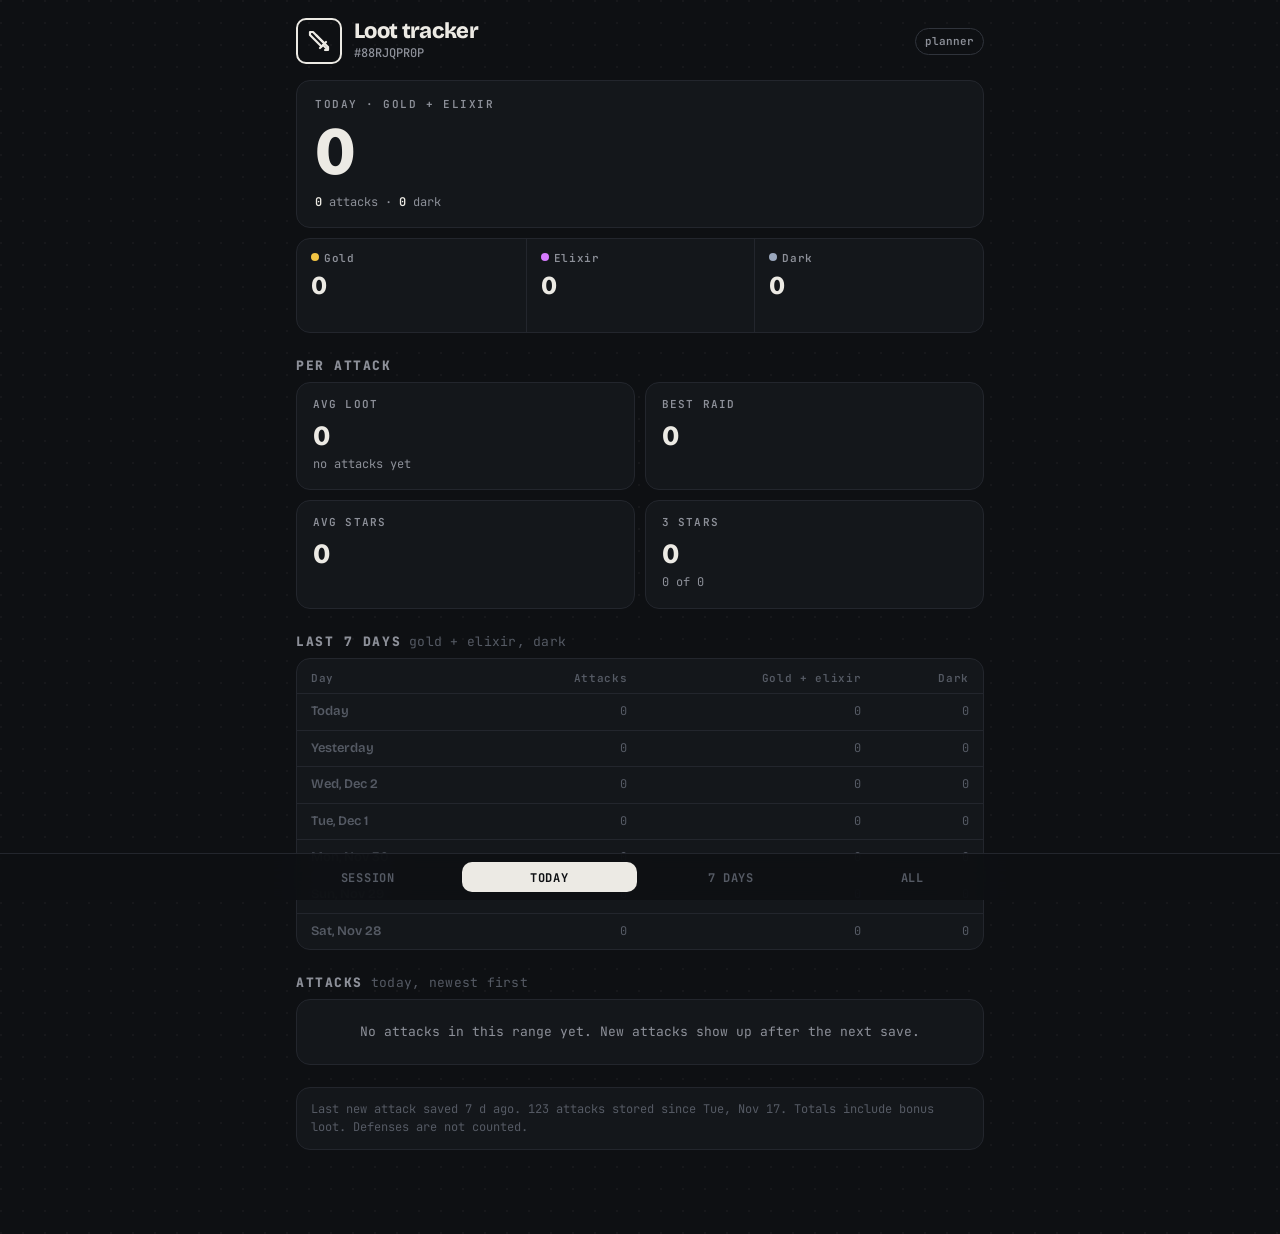
<file: clash.html>
<!doctype html>
<html lang="en">
<head>
<meta charset="utf-8">
<meta name="viewport" content="width=device-width, initial-scale=1, viewport-fit=cover">
<meta name="robots" content="noindex, nofollow">
<meta name="theme-color" content="#0e1013">
<meta name="apple-mobile-web-app-capable" content="yes">
<meta name="mobile-web-app-capable" content="yes">
<meta name="apple-mobile-web-app-status-bar-style" content="black-translucent">
<meta name="apple-mobile-web-app-title" content="Loot">
<title>Loot tracker</title>
<link rel="apple-touch-icon" href="/coc-icon-180.png">
<link rel="icon" type="image/png" href="/coc-icon-192.png">
<link rel="preconnect" href="https://fonts.googleapis.com">
<link rel="preconnect" href="https://fonts.gstatic.com" crossorigin>
<link href="https://fonts.googleapis.com/css2?family=Bricolage+Grotesque:opsz,wght@12..96,500;12..96,700;12..96,800&family=JetBrains+Mono:wght@400;600&display=swap" rel="stylesheet">
<style>
:root{
  --bg:#0e1013; --ink:#eceae4; --mute:#8d9099; --dim:#555a64; --line:#23262d; --line2:#30343c; --card:#14171b; --card2:#1a1d22;
  --go:#c8f04a; --go-ink:#11140a; --warn:#ff8a3d;
  --g:#f2c443; --e:#d67bff; --d:#9aa7bd;
  --display:'Bricolage Grotesque',system-ui,sans-serif; --mono:'JetBrains Mono',ui-monospace,monospace;
  --safe-b:env(safe-area-inset-bottom,0px);
}
*{box-sizing:border-box;margin:0;padding:0}
html{-webkit-text-size-adjust:100%}
body{background:var(--bg);color:var(--ink);font:15px/1.45 var(--display);-webkit-font-smoothing:antialiased;padding-bottom:calc(84px + var(--safe-b));
  background-image:radial-gradient(circle at 1px 1px,rgba(255,255,255,.035) 1px,transparent 0);background-size:22px 22px}
button{font:inherit;color:inherit;background:none;border:0;cursor:pointer}
a{color:inherit}
.wrap{max-width:720px;margin:0 auto;padding:0 16px}

header.top{padding:calc(env(safe-area-inset-top,0px) + 18px) 0 6px}
.brand{display:flex;align-items:center;gap:12px}
.badge{width:46px;height:46px;border:2px solid var(--ink);border-radius:10px;display:grid;place-items:center}
.badge svg{width:24px;height:24px}
.brand h1{font:800 22px/1.05 var(--display);letter-spacing:-.03em}
.brand small{display:block;font:500 12px/1.3 var(--mono);color:var(--mute);margin-top:3px}
.chip{margin-left:auto;font:600 11px/1 var(--mono);padding:7px 9px;border:1px solid var(--line2);border-radius:99px;color:var(--mute);white-space:nowrap;text-decoration:none}
.chip.live{border-color:var(--go);color:var(--go)}
.chip.old{border-color:var(--warn);color:var(--warn)}

h2{font:800 13px/1 var(--mono);text-transform:uppercase;letter-spacing:.12em;color:var(--mute);margin:26px 0 10px;display:flex;align-items:baseline;gap:8px}
h2 span{font-weight:400;letter-spacing:.02em;text-transform:none;color:var(--dim)}
.card{background:var(--card);border:1px solid var(--line);border-radius:14px}

.hero{padding:18px 18px 16px;margin-top:10px}
.hero .k{font:600 11px/1 var(--mono);letter-spacing:.14em;text-transform:uppercase;color:var(--mute)}
.hero .big{font:800 54px/.95 var(--display);letter-spacing:-.05em;margin:10px 0 8px;font-variant-numeric:tabular-nums}
.hero .big i{font-style:normal;font-size:.42em;color:var(--mute);margin-left:.12em;letter-spacing:0}
.hero .sub{color:var(--mute);font:400 12px/1.5 var(--mono)}
.hero .sub b{color:var(--ink);font-weight:600}
.hero.session{background:var(--go);color:var(--go-ink);border-color:var(--go)}
.hero.session .k,.hero.session .sub,.hero.session .big i,.hero.session .sub b{color:rgba(17,20,10,.7)}
.hero .acts{display:flex;gap:8px;margin-top:14px;flex-wrap:wrap}
.btn{font:700 13px/1 var(--display);padding:11px 14px;border-radius:10px;border:1px solid var(--line2);background:var(--card2)}
.btn.solid{background:var(--ink);color:var(--bg);border-color:var(--ink)}
.hero.session .btn{background:var(--go-ink);color:var(--go);border-color:var(--go-ink)}
.btn:active{transform:scale(.97)}

.trio{display:grid;grid-template-columns:repeat(3,1fr)}
.trio>div{padding:14px;border-left:1px solid var(--line)}
.trio>div:first-child{border-left:0}
.trio .k{font:600 11px/1 var(--mono);color:var(--mute);letter-spacing:.06em}
.trio .v{font:800 26px/1 var(--display);letter-spacing:-.03em;margin-top:9px;font-variant-numeric:tabular-nums}
.trio .s{font:400 11px/1.3 var(--mono);color:var(--dim);margin-top:5px}
.dot{display:inline-block;width:8px;height:8px;border-radius:50%;vertical-align:1px;margin-right:5px}
.dot.g{background:var(--g)}.dot.e{background:var(--e)}.dot.d{background:var(--d)}

.grid{display:grid;grid-template-columns:1fr 1fr;gap:10px}
.mx{padding:16px}
.mx .k{font:600 11px/1 var(--mono);letter-spacing:.1em;text-transform:uppercase;color:var(--mute)}
.mx .v{font:800 28px/1 var(--display);letter-spacing:-.04em;margin:12px 0 6px;font-variant-numeric:tabular-nums}
.mx .s{font:400 12px/1.45 var(--mono);color:var(--mute)}

table.days{width:100%;border-collapse:collapse;font:400 12px/1.3 var(--mono)}
table.days th{font-weight:600;color:var(--dim);text-align:right;padding:12px 14px 8px;font-size:11px;letter-spacing:.06em}
table.days th:first-child,table.days td:first-child{text-align:left}
table.days td{padding:10px 14px;border-top:1px solid var(--line);text-align:right;font-variant-numeric:tabular-nums;white-space:nowrap}
table.days td:first-child{font:600 13px/1.2 var(--display);color:var(--ink)}
table.days tr.zero td{color:var(--dim)}
table.days .barc{padding:0 14px 10px;border-top:0}
.bar{height:3px;border-radius:2px;background:var(--line);overflow:hidden;display:flex}
.bar i{display:block;height:100%}

.atk{display:grid;grid-template-columns:44px 1fr auto;gap:0 12px;padding:13px 14px;border-top:1px solid var(--line);align-items:center}
.atk:first-child{border-top:0}
.atk .th{font:800 13px/1 var(--mono);width:44px;height:44px;border-radius:9px;border:1px solid var(--line2);display:grid;place-items:center;color:var(--mute);text-align:center}
.atk .th small{display:block;font-size:9px;font-weight:400;color:var(--dim);margin-bottom:2px}
.atk .who{font:700 15px/1.2 var(--display);min-width:0;overflow:hidden;text-overflow:ellipsis;white-space:nowrap}
.atk .meta{font:400 12px/1.35 var(--mono);color:var(--mute);margin-top:4px}
.atk .stars{color:var(--g);letter-spacing:1px}
.atk .stars s{color:var(--line2);text-decoration:none}
.atk .r{text-align:right;font:600 12px/1.55 var(--mono);font-variant-numeric:tabular-nums;white-space:nowrap}
.atk .r .gx{color:var(--g)}.atk .r .ex{color:var(--e)}.atk .r .dx{color:var(--d)}
.tag{font:700 10px/1 var(--mono);border:1px solid var(--line2);border-radius:4px;padding:2px 4px;margin-left:6px;vertical-align:2px;color:var(--mute)}
.tag.bonus{color:var(--go);border-color:var(--go)}
.tag.best{color:var(--g);border-color:var(--g)}
.more{display:block;width:100%;padding:13px;border-top:1px solid var(--line);font:600 12px/1 var(--mono);color:var(--mute)}
.empty{padding:22px 16px;color:var(--mute);font:400 13px/1.5 var(--mono);text-align:center}
.note{font:400 12px/1.55 var(--mono);color:var(--dim);padding:12px 14px}
.note.warn{color:var(--warn)}

nav.tabs{position:fixed;left:0;right:0;bottom:0;z-index:20;background:rgba(14,16,19,.9);backdrop-filter:blur(14px);-webkit-backdrop-filter:blur(14px);border-top:1px solid var(--line);padding:8px 8px calc(8px + var(--safe-b))}
nav.tabs .in{max-width:720px;margin:0 auto;display:grid;grid-template-columns:repeat(4,1fr);gap:6px}
nav.tabs button{padding:10px 0 8px;border-radius:10px;font:700 12px/1 var(--mono);letter-spacing:.06em;text-transform:uppercase;color:var(--dim)}
nav.tabs button[aria-selected=true]{background:var(--ink);color:var(--bg)}
nav.tabs button.on-session[aria-selected=false]{color:var(--go)}
@media (min-width:640px){ .hero .big{font-size:68px} }
@media (max-width:380px){ .trio .v{font-size:22px} .hero .big{font-size:46px} }
</style>
</head>
<body>
<div class="wrap">
<header class="top">
  <div class="brand">
    <div class="badge"><svg viewBox="0 0 24 24" fill="none" stroke="currentColor" stroke-width="2.2" stroke-linecap="round" stroke-linejoin="round"><path d="M14.5 17.5 3 6V3h3l11.5 11.5"/><path d="m13 19 6-6"/><path d="m16 16 4 4"/><path d="m19 21 2-2"/><path d="M9.5 6.5 21 18v3h-3"/></svg></div>
    <div><h1>Loot tracker</h1><small id="tag">#88RJQPR0P</small></div>
    <a class="chip" id="saved" href="/coc">planner</a>
  </div>
</header>

<div class="card hero" id="hero"></div>
<div class="card" style="margin-top:10px"><div class="trio" id="trio"></div></div>

<h2>Per attack</h2>
<div class="grid" id="per"></div>

<h2>Last 7 days <span>gold + elixir, dark</span></h2>
<div class="card"><table class="days" id="days"></table></div>

<h2 id="listH">Attacks</h2>
<div class="card" id="list"></div>

<div class="card" style="margin-top:22px"><div class="note" id="status">Loading…</div></div>
</div>

<nav class="tabs"><div class="in">
  <button data-p="session" aria-selected="false">Session</button>
  <button data-p="today" aria-selected="true">Today</button>
  <button data-p="week" aria-selected="false">7 days</button>
  <button data-p="all" aria-selected="false">All</button>
</div></nav>

<script>
const $=id=>document.getElementById(id);
const SKEY='clash-loot-session';
let D=null, P=localStorage.getItem('clash-loot-period')||'today', SHOW=20;
const esc=s=>String(s??'').replace(/[&<>"']/g,c=>({'&':'&amp;','<':'&lt;','>':'&gt;','"':'&quot;',"'":'&#39;'}[c]));
function fmt(n){ n=n||0; const a=Math.abs(n);
  if(a>=1e9) return (n/1e9).toFixed(a>=1e10?1:2).replace(/\.?0+$/,'')+'B';
  if(a>=1e6) return (n/1e6).toFixed(a>=1e8?0:a>=1e7?1:2).replace(/\.?0+$/,'')+'M';
  if(a>=1e4) return Math.round(n/1e3)+'K';
  return Math.round(n).toLocaleString('en-CA'); }
function split(s){ const m=String(s).match(/^([\d.,]+)(\D*)$/); return m?[m[1],m[2]]:[s,'']; }
const G=a=>a.g+a.bg, E=a=>a.e+a.be, Dk=a=>a.d+a.bd, GE=a=>G(a)+E(a);
function ago(t){ const s=Date.now()/1000-t; if(s<90) return 'just now'; if(s<3600) return Math.round(s/60)+' min ago';
  if(s<86400) return Math.round(s/3600)+' h ago'; return Math.round(s/86400)+' d ago'; }
const clock=t=>new Date(t*1000).toLocaleTimeString('en-CA',{hour:'numeric',minute:'2-digit'});
const dayName=t=>new Date(t*1000).toLocaleDateString('en-CA',{weekday:'short',month:'short',day:'numeric'});
function midnight(d=new Date()){ const m=new Date(d); m.setHours(0,0,0,0); return m.getTime()/1000; }
function session(){ try{ return JSON.parse(localStorage.getItem(SKEY)); }catch(e){ return null; } }

function range(){
  const now=Date.now()/1000;
  if(P==='session'){ const s=session(); return s?{from:s.start,label:'This session',sub:'since '+clock(s.start)}:{from:now,label:'Session',none:true}; }
  if(P==='today') return {from:midnight(),label:'Today'};
  if(P==='week') return {from:midnight()-6*86400,label:'Last 7 days'};
  const first=D.attacks.length?D.attacks[D.attacks.length-1].t:now;
  return {from:0,label:'All time',sub:'since '+dayName(first)};
}

function render(){
  document.querySelectorAll('nav.tabs button').forEach(b=>{ b.setAttribute('aria-selected',b.dataset.p===P); b.classList.toggle('on-session',b.dataset.p==='session'&&!!session()); });
  if(!D) return;
  const R=range(), A=D.attacks.filter(a=>a.t>=R.from), n=A.length;
  const sum=f=>A.reduce((s,a)=>s+f(a),0);
  const g=sum(G), e=sum(E), d=sum(Dk), bonus=sum(a=>a.bg+a.be);
  const sess=P==='session';

  // hero
  const h=$('hero'); h.className='card hero'+(sess&&!R.none?' session':'');
  if(sess&&R.none){
    h.innerHTML=`<div class="k">Session</div><div class="big">Ready</div>
      <div class="sub">Tap start before you farm. Every attack after that counts toward this run, with loot per hour.</div>
      <div class="acts"><button class="btn solid" id="sStart">Start session</button></div>`;
  }else{
    const [num,unit]=split(fmt(g+e));
    let rate='';
    if(sess){ const end=Math.max(n?A[0].t+((A[0].dur||0)):0,Date.now()/1000), hrs=(end-R.from)/3600;
      rate=hrs>=1/6&&n?` · <b>${fmt((g+e)/hrs)}</b> per hour, <b>${fmt(d/hrs)}</b> dark per hour`:' · per hour shows after 10 min'; }
    h.innerHTML=`<div class="k">${esc(R.label)} · gold + elixir</div>
      <div class="big">${num}<i>${unit}</i></div>
      <div class="sub"><b>${n}</b> attack${n===1?'':'s'} · <b>${fmt(d)}</b> dark${bonus?` · <b>${fmt(bonus)}</b> of it bonus`:''}${R.sub?' · '+esc(R.sub):''}${rate}</div>
      ${sess?'<div class="acts"><button class="btn" id="sEnd">End session</button><button class="btn" id="sNew">Restart</button></div>':''}`;
  }

  $('trio').innerHTML=[['g','Gold',g,sum(a=>a.bg)],['e','Elixir',e,sum(a=>a.be)],['d','Dark',d,sum(a=>a.bd)]]
    .map(([c,l,v,b])=>`<div><div class="k"><span class="dot ${c}"></span>${l}</div><div class="v">${fmt(v)}</div><div class="s">${b?fmt(b)+' bonus':n?fmt(v/n)+' avg':'&nbsp;'}</div></div>`).join('');

  // per attack
  const best=A.reduce((b,a)=>!b||GE(a)>GE(b)?a:b,null);
  const avgS=n?sum(a=>a.s)/n:0, avgP=n?sum(a=>a.p)/n:0, three=A.filter(a=>a.s===3).length;
  $('per').innerHTML=[
    ['Avg loot',n?fmt((g+e)/n):'0',n?fmt(d/n)+' dark':'no attacks yet'],
    ['Best raid',best?fmt(GE(best)):'0',best?esc(best.o||'?')+' · '+dayName(best.t):'&nbsp;'],
    ['Avg stars',n?avgS.toFixed(1):'0',n?Math.round(avgP)+'% avg damage':'&nbsp;'],
    ['3 stars',n?Math.round(three/n*100)+'%':'0',`${three} of ${n}`]
  ].map(([k,v,s])=>`<div class="card mx"><div class="k">${k}</div><div class="v">${v}</div><div class="s">${s}</div></div>`).join('');

  // last 7 days (always the same 7 days, not the tab)
  const rows=[], m0=midnight(); let top=1;
  for(let i=0;i<7;i++){ const from=m0-i*86400, to=from+86400, X=D.attacks.filter(a=>a.t>=from&&a.t<to);
    const r={from,n:X.length,ge:X.reduce((s,a)=>s+GE(a),0),g:X.reduce((s,a)=>s+G(a),0),d:X.reduce((s,a)=>s+Dk(a),0)}; rows.push(r); top=Math.max(top,r.ge); }
  $('days').innerHTML='<tr><th>Day</th><th>Attacks</th><th>Gold + elixir</th><th>Dark</th></tr>'+rows.map((r,i)=>
    `<tr class="${r.n?'':'zero'}"><td>${i===0?'Today':i===1?'Yesterday':dayName(r.from)}</td><td>${r.n}</td><td>${fmt(r.ge)}</td><td>${fmt(r.d)}</td></tr>`+
    (r.n?`<tr><td colspan="4" class="barc"><div class="bar"><i style="width:${r.g/top*100}%;background:var(--g)"></i><i style="width:${(r.ge-r.g)/top*100}%;background:var(--e)"></i></div></td></tr>`:'')).join('');

  // attack list
  $('listH').innerHTML=`Attacks <span>${esc(R.label.toLowerCase())}, newest first</span>`;
  if(!n){ $('list').innerHTML=`<div class="empty">${sess&&R.none?'Start a session to track a farming run.':'No attacks in this range yet. New attacks show up after the next save.'}</div>`; }
  else{
    $('list').innerHTML=A.slice(0,SHOW).map(a=>{
      const st='★'.repeat(a.s)+'<s>'+'★'.repeat(3-a.s)+'</s>';
      const kind=a.type==='ranked'?'<span class="tag">ranked</span>':a.type==='legend'?'<span class="tag">legend</span>':'';
      const b=a.bg||a.be||a.bd?'<span class="tag bonus">bonus</span>':'', top=best&&a.k===best.k&&n>2?'<span class="tag best">best</span>':'';
      return `<div class="atk"><div class="th"><div><small>TH</small>${a.th||'?'}</div></div>
        <div style="min-width:0"><div class="who">${esc(a.o||'Unknown')}</div>
        <div class="meta"><span class="stars">${st}</span> ${a.p}% · ${P==='today'||P==='session'?clock(a.t):dayName(a.t)+' '+clock(a.t)}${kind}${b}${top}</div></div>
        <div class="r"><span class="gx">${fmt(G(a))}</span><br><span class="ex">${fmt(E(a))}</span><br><span class="dx">${fmt(Dk(a))}</span></div></div>`;}).join('')
      +(n>SHOW?`<button class="more" id="more">Show ${Math.min(20,n-SHOW)} more of ${n-SHOW}</button>`:'');
  }

  // status
  const sv=D.saved, st=D.status&&D.status[D.tags[0]], gap=(D.gaps||[]).filter(x=>x.to>=R.from).slice(-1)[0];
  const c=$('saved'); const fresh=sv&&Date.now()/1000-sv<1800;
  let msg=`Last new attack saved ${sv?ago(sv):'never'}. ${D.attacks.length} attacks stored since ${D.attacks.length?dayName(D.attacks[D.attacks.length-1].t):'today'}.`;
  if(st&&!st.ok) msg=`The battle log could not be read on the last check${st.code?' (error '+st.code+')':''}, so loot is paused. ${msg}`;
  msg+=' Totals include bonus loot. Defenses are not counted.';
  $('status').className='note'+(st&&!st.ok?' warn':'');
  $('status').innerHTML=esc(msg)+(gap?`<br><span style="color:var(--warn)">Some attacks between ${esc(dayName(gap.from)+' '+clock(gap.from))} and ${esc(dayName(gap.to)+' '+clock(gap.to))} may be missing: the game only keeps your last 36 or so battles.</span>`:'');
  c.className='chip'+(fresh?' live':'');
}

document.addEventListener('click',e=>{
  const b=e.target.closest('button'); if(!b) return;
  if(b.dataset.p){ P=b.dataset.p; SHOW=20; localStorage.setItem('clash-loot-period',P); window.scrollTo(0,0); }
  else if(b.id==='sStart'||b.id==='sNew'){ localStorage.setItem(SKEY,JSON.stringify({start:Math.floor(Date.now()/1000)})); }
  else if(b.id==='sEnd'){ localStorage.removeItem(SKEY); }
  else if(b.id==='more'){ SHOW+=20; }
  render();
});

async function load(){
  try{ const r=await fetch('/data/attacks.json?'+Date.now(),{cache:'no-store'}); if(r.ok){ D=await r.json(); D.tags=D.tags||['#88RJQPR0P']; $('tag').textContent=D.tags.join(' + '); } }
  catch(e){ if(!D) $('status').textContent='Could not load the loot file. Check your connection and refresh.'; }
  render();
}
load(); setInterval(load,60000);
document.addEventListener('visibilitychange',()=>{ if(!document.hidden) load(); });
</script>
</body>
</html>
</file>
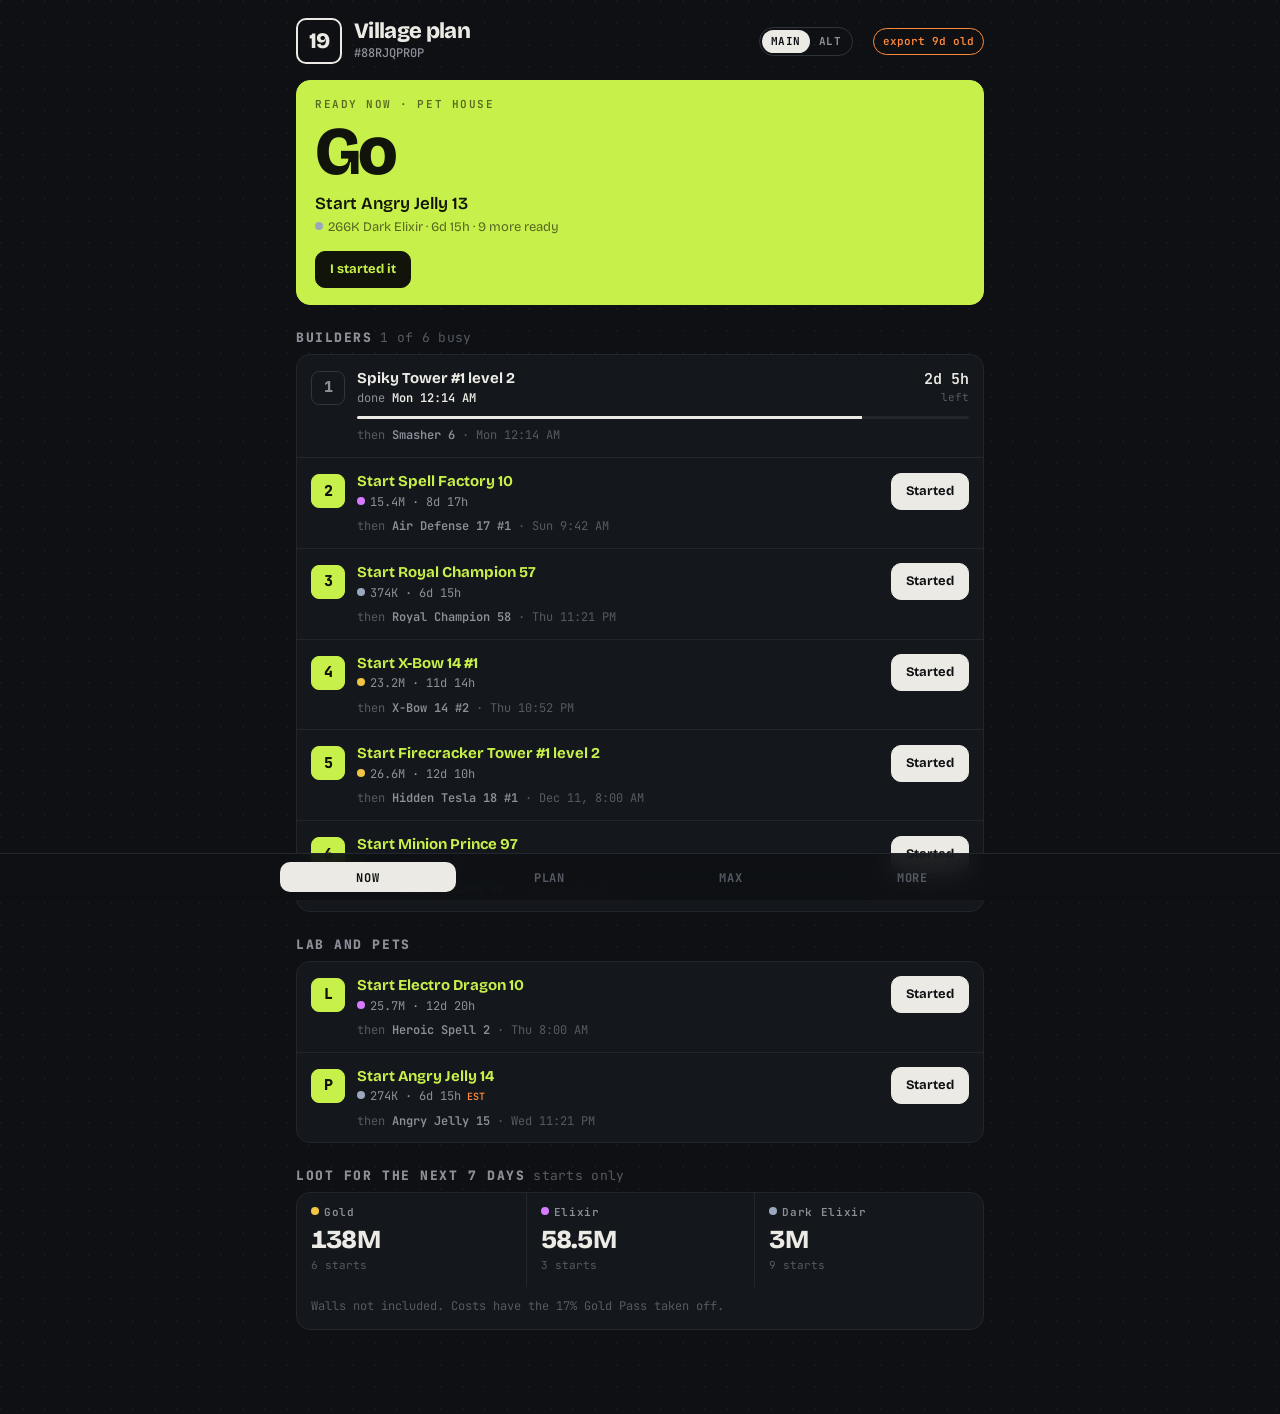
<file: coc.html>
<!doctype html>
<html lang="en">
<head>
<meta charset="utf-8">
<meta name="viewport" content="width=device-width, initial-scale=1, viewport-fit=cover">
<meta name="robots" content="noindex, nofollow">
<meta name="theme-color" content="#0e1013">
<meta name="apple-mobile-web-app-capable" content="yes">
<meta name="mobile-web-app-capable" content="yes">
<meta name="apple-mobile-web-app-status-bar-style" content="black-translucent">
<meta name="apple-mobile-web-app-title" content="CoC Planner">
<title>TH19 Planner</title>
<link rel="manifest" href="/coc.webmanifest">
<link rel="apple-touch-icon" href="/coc-icon-180.png">
<link rel="icon" type="image/png" href="/coc-icon-192.png">
<link rel="preconnect" href="https://fonts.googleapis.com">
<link rel="preconnect" href="https://fonts.gstatic.com" crossorigin>
<link href="https://fonts.googleapis.com/css2?family=Bricolage+Grotesque:opsz,wght@12..96,500;12..96,700;12..96,800&family=JetBrains+Mono:wght@400;600&display=swap" rel="stylesheet">
<style>
:root{
  --bg:#0e1013; --ink:#eceae4; --mute:#8d9099; --dim:#555a64; --line:#23262d; --line2:#30343c; --card:#14171b; --card2:#1a1d22;
  --go:#c8f04a; --go-ink:#11140a; --warn:#ff8a3d;
  --g:#f2c443; --e:#d67bff; --d:#9aa7bd;
  --display:'Bricolage Grotesque',system-ui,sans-serif; --mono:'JetBrains Mono',ui-monospace,monospace;
  --safe-b:env(safe-area-inset-bottom,0px);
}
*{box-sizing:border-box;margin:0;padding:0}
html{-webkit-text-size-adjust:100%}
body{background:var(--bg);color:var(--ink);font:15px/1.45 var(--display);-webkit-font-smoothing:antialiased;padding-bottom:calc(84px + var(--safe-b));
  background-image:radial-gradient(circle at 1px 1px,rgba(255,255,255,.035) 1px,transparent 0);background-size:22px 22px}
button{font:inherit;color:inherit;background:none;border:0;cursor:pointer}
.mono{font-family:var(--mono)}
.wrap{max-width:720px;margin:0 auto;padding:0 16px}

/* top */
header.top{padding:calc(env(safe-area-inset-top,0px) + 18px) 0 6px}
.brand{display:flex;align-items:center;gap:12px}
.badge{width:46px;height:46px;border:2px solid var(--ink);border-radius:10px;display:grid;place-items:center;font:800 22px/1 var(--display);letter-spacing:-.04em}
.brand h1{font:800 22px/1.05 var(--display);letter-spacing:-.03em}
.brand small{display:block;font:500 12px/1.3 var(--mono);color:var(--mute);margin-top:3px}
.chip{margin-left:auto;font:600 11px/1 var(--mono);padding:7px 9px;border:1px solid var(--line2);border-radius:99px;color:var(--mute);white-space:nowrap}
.acct{display:flex;border:1px solid var(--line2);border-radius:99px;padding:2px;margin-left:auto}
.acct button{font:700 11px/1 var(--mono);letter-spacing:.04em;text-transform:uppercase;padding:6px 9px;border-radius:99px;color:var(--mute)}
.acct button[aria-pressed=true]{background:var(--ink);color:var(--bg)}
.acct+.chip{margin-left:8px}
.chip.old{border-color:var(--warn);color:var(--warn)}

/* sections */
section.tab{display:none;padding-top:10px}
section.tab.on{display:block;animation:in .25s ease}
@keyframes in{from{opacity:0;transform:translateY(6px)}to{opacity:1;transform:none}}
h2{font:800 13px/1 var(--mono);text-transform:uppercase;letter-spacing:.12em;color:var(--mute);margin:26px 0 10px;display:flex;align-items:baseline;gap:8px}
h2 span{font-weight:400;letter-spacing:.02em;text-transform:none;color:var(--dim)}
.card{background:var(--card);border:1px solid var(--line);border-radius:14px}

/* hero */
.hero{padding:18px 18px 16px;position:relative;overflow:hidden}
.hero .k{font:600 11px/1 var(--mono);letter-spacing:.14em;text-transform:uppercase;color:var(--mute)}
.hero .big{font:800 54px/.95 var(--display);letter-spacing:-.05em;margin:10px 0 8px;font-variant-numeric:tabular-nums}
.hero .big i{font-style:normal;font-size:.42em;color:var(--mute);margin:0 .18em 0 .04em;letter-spacing:0}
.hero .what{font:600 17px/1.3 var(--display)}
.hero .sub{color:var(--mute);font-size:13px;margin-top:3px}
.hero.ready{background:var(--go);color:var(--go-ink);border-color:var(--go)}
.hero.ready .k,.hero.ready .sub,.hero.ready .big i{color:rgba(17,20,10,.62)}
.hero .acts{display:flex;gap:8px;margin-top:14px;flex-wrap:wrap}
.btn{font:700 13px/1 var(--display);padding:11px 14px;border-radius:10px;border:1px solid var(--line2);background:var(--card2)}
.btn.solid{background:var(--ink);color:var(--bg);border-color:var(--ink)}
.hero.ready .btn{background:var(--go-ink);color:var(--go);border-color:var(--go-ink)}
.btn:active{transform:scale(.97)}

/* lanes */
.lane{display:grid;grid-template-columns:34px 1fr auto;gap:0 12px;padding:14px 14px 13px;border-top:1px solid var(--line);align-items:center}
.lane:first-child{border-top:0}
.lane .n{font:800 15px/1 var(--mono);width:34px;height:34px;border-radius:8px;border:1px solid var(--line2);display:grid;place-items:center;color:var(--mute)}
.lane .job{font:700 15px/1.25 var(--display);min-width:0}
.lane .meta{font:400 12px/1.35 var(--mono);color:var(--mute);margin-top:3px}
.lane .meta b{color:var(--ink);font-weight:600}
.lane .t{text-align:right;font:600 15px/1 var(--mono);font-variant-numeric:tabular-nums}
.lane .t small{display:block;font-weight:400;font-size:11px;color:var(--dim);margin-top:5px}
.lane .bar{grid-column:2/4;height:3px;background:var(--line);border-radius:2px;margin-top:10px;overflow:hidden}
.lane .bar i{display:block;height:100%;background:var(--ink)}
.lane.free .n{background:var(--go);border-color:var(--go);color:var(--go-ink)}
.lane.free .job{color:var(--go)}
.lane .next{grid-column:2/4;font:400 12px/1.4 var(--mono);color:var(--dim);margin-top:8px}
.lane .next b{color:var(--mute);font-weight:600}
.dot{display:inline-block;width:8px;height:8px;border-radius:50%;vertical-align:1px;margin-right:5px}
.dot.g{background:var(--g)}.dot.e{background:var(--e)}.dot.d{background:var(--d)}
.boost{font:700 10px/1 var(--mono);color:var(--go);border:1px solid var(--go);border-radius:4px;padding:2px 4px;margin-left:6px;vertical-align:2px}
.est{font:600 10px/1 var(--mono);color:var(--warn);margin-left:6px}

/* loot */
.trio{display:grid;grid-template-columns:repeat(3,1fr)}
.trio>div{padding:14px;border-left:1px solid var(--line)}
.trio>div:first-child{border-left:0}
.trio .k{font:600 11px/1 var(--mono);color:var(--mute);letter-spacing:.06em}
.trio .v{font:800 26px/1 var(--display);letter-spacing:-.03em;margin-top:9px;font-variant-numeric:tabular-nums}
.trio .s{font:400 11px/1.3 var(--mono);color:var(--dim);margin-top:5px}
.note{font:400 12px/1.5 var(--mono);color:var(--dim);padding:10px 14px 14px}

/* timeline */
.tl{overflow-x:auto;-webkit-overflow-scrolling:touch}
.tl-in{position:relative;min-width:640px;padding:28px 12px 8px 82px}
.tl-row{position:relative;height:30px;margin-bottom:6px}
.tl-row .lb{position:absolute;left:-74px;top:7px;font:600 11px/1 var(--mono);color:var(--mute);width:66px}
.tl-b{position:absolute;top:2px;height:26px;border-radius:6px;font:600 10px/26px var(--mono);padding:0 6px;white-space:nowrap;overflow:hidden;text-overflow:ellipsis;border:1px solid rgba(255,255,255,.12)}
.tl-b.g{background:rgba(242,196,67,.22);color:#f6d77a}.tl-b.e{background:rgba(214,123,255,.2);color:#e3a8ff}.tl-b.d{background:rgba(154,167,189,.2);color:#c9d2e2}
.tl-b.run{background:var(--card2);color:var(--ink);border-color:var(--line2)}
.tl-ax{position:absolute;top:0;bottom:0;border-left:1px dashed var(--line);font:400 10px/1 var(--mono);color:var(--dim)}
.tl-ax em{position:absolute;top:8px;left:4px;font-style:normal;white-space:nowrap}
.tl-now{position:absolute;top:0;bottom:0;border-left:2px solid var(--go)}

/* queue */
details.q{border-top:1px solid var(--line)}
details.q:first-child{border-top:0}
details.q summary{list-style:none;padding:14px;display:flex;align-items:center;gap:10px;cursor:pointer;font:700 15px/1.2 var(--display)}
details.q summary::-webkit-details-marker{display:none}
details.q summary .c{margin-left:auto;font:400 12px/1 var(--mono);color:var(--mute)}
details.q summary::after{content:'+';font:400 18px/1 var(--mono);color:var(--dim);margin-left:8px}
details.q[open] summary::after{content:'−'}
ol.steps{list-style:none;padding:0 14px 12px}
ol.steps li{display:grid;grid-template-columns:1fr auto;gap:2px 10px;padding:9px 0;border-top:1px dashed var(--line)}
ol.steps li b{font:600 14px/1.3 var(--display)}
ol.steps li .w{font:400 12px/1.3 var(--mono);color:var(--mute);text-align:right}
ol.steps li .c{font:400 12px/1.3 var(--mono);color:var(--dim)}
ol.steps li.cur b::before{content:'▶ ';color:var(--go);font-size:11px}

/* max */
.maxgrid{display:grid;grid-template-columns:1fr 1fr;gap:10px}
.mx{padding:16px}
.mx .k{font:600 11px/1 var(--mono);letter-spacing:.1em;text-transform:uppercase;color:var(--mute)}
.mx .v{font:800 30px/1 var(--display);letter-spacing:-.04em;margin:12px 0 6px}
.mx .s{font:400 12px/1.45 var(--mono);color:var(--mute)}
.mx.wide{grid-column:1/3}
.mx.hot{border-color:var(--warn)}
.mx.hot .k{color:var(--warn)}
.meter{height:8px;background:var(--line);border-radius:4px;margin-top:12px;overflow:hidden;display:flex}
.meter i{display:block;height:100%}
table.bk{width:100%;border-collapse:collapse;font:400 13px/1.35 var(--display)}
table.bk td{padding:10px 14px;border-top:1px solid var(--line);vertical-align:top}
table.bk tr:first-child td{border-top:0}
table.bk td.r{text-align:right;font:400 12px/1.4 var(--mono);color:var(--mute);white-space:nowrap}
table.bk small{display:block;font:400 11px/1.35 var(--mono);color:var(--dim);margin-top:2px}

/* items */
.items{display:grid;grid-template-columns:repeat(2,1fr)}
.it{padding:12px 14px;border-top:1px solid var(--line);border-left:1px solid var(--line);display:flex;gap:10px;align-items:center}
.it:nth-child(-n+2){border-top:0}.it:nth-child(2n+1){border-left:0}
.it .q{font:800 22px/1 var(--display);min-width:30px;font-variant-numeric:tabular-nums}
.it .q.z{color:var(--dim)}
.it b{font:600 13px/1.2 var(--display);display:block}
.it small{font:400 11px/1.35 var(--mono);color:var(--dim)}
.it .st{margin-left:auto;display:flex;flex-direction:column;gap:2px}
.it .st button{width:24px;height:20px;border:1px solid var(--line2);border-radius:5px;font:600 12px/1 var(--mono);color:var(--mute)}

/* tools */
.tool{padding:16px;display:flex;flex-direction:column;gap:10px}
.tool p{font-size:13px;color:var(--mute)}
textarea{width:100%;min-height:90px;background:var(--bg);color:var(--ink);border:1px solid var(--line2);border-radius:10px;padding:10px;font:400 12px/1.4 var(--mono);resize:vertical}
.msg{font:600 12px/1.4 var(--mono)}
.msg.ok{color:var(--go)}.msg.bad{color:var(--warn)}
.row{display:flex;gap:8px;flex-wrap:wrap}

/* nav */
nav.tabs{position:fixed;left:0;right:0;bottom:0;z-index:20;background:rgba(14,16,19,.9);backdrop-filter:blur(14px);-webkit-backdrop-filter:blur(14px);border-top:1px solid var(--line);padding:8px 8px calc(8px + var(--safe-b))}
nav.tabs .in{max-width:720px;margin:0 auto;display:grid;grid-template-columns:repeat(4,1fr);gap:6px}
nav.tabs button{padding:10px 0 8px;border-radius:10px;font:700 12px/1 var(--mono);letter-spacing:.06em;text-transform:uppercase;color:var(--dim)}
nav.tabs button[aria-selected=true]{background:var(--ink);color:var(--bg)}
.toast{position:fixed;left:50%;bottom:calc(86px + var(--safe-b));transform:translateX(-50%) translateY(20px);opacity:0;background:var(--ink);color:var(--bg);font:700 13px/1 var(--display);padding:12px 16px;border-radius:10px;transition:.25s;pointer-events:none;z-index:30}
.toast.on{opacity:1;transform:translateX(-50%)}
@media (min-width:640px){ .hero .big{font-size:68px} .items{grid-template-columns:repeat(3,1fr)} .it:nth-child(-n+3){border-top:0} .it:nth-child(2n+1){border-left:1px solid var(--line)} .it:nth-child(3n+1){border-left:0} }
</style>
</head>
<body>
<div class="wrap">
<header class="top">
  <div class="brand">
    <div class="badge">19</div>
    <div><h1>Village plan</h1><small id="tag">#88RJQPR0P</small></div>
    <div class="acct" id="acct"></div>
    <div class="chip" id="expChip">export</div>
  </div>
</header>

<!-- NOW -->
<section class="tab on" id="t-now">
  <div class="card hero" id="hero"></div>
  <h2>Builders <span id="busyTxt"></span></h2>
  <div class="card" id="builders"></div>
  <h2>Lab and pets</h2>
  <div class="card" id="labpet"></div>
  <h2>Loot for the next 7 days <span>starts only</span></h2>
  <div class="card"><div class="trio" id="need"></div><div class="note" id="needNote"></div></div>
</section>

<!-- PLAN -->
<section class="tab" id="t-plan">
  <h2>Next 3 weeks <span>swipe</span></h2>
  <div class="card tl"><div class="tl-in" id="tl"></div></div>
  <h2>Queues</h2>
  <div class="card" id="queues"></div>
</section>

<!-- MAX -->
<section class="tab" id="t-max">
  <h2>Time to max TH19 <span id="maxAsOf"></span></h2>
  <div class="maxgrid" id="maxCards"></div>
  <h2>Backlog: builders <span id="bkBsum"></span></h2>
  <div class="card"><table class="bk" id="bkB"></table></div>
  <h2>Backlog: lab <span id="bkLsum"></span></h2>
  <div class="card"><table class="bk" id="bkL"></table></div>
</section>

<!-- MORE -->
<section class="tab" id="t-more">
  <h2>Boost now</h2>
  <div class="card tool">
    <p>Tap when you drink one, and the schedule speeds up from this moment. A new export replaces these.</p>
    <div class="row"><button class="btn solid" data-pot="b">Builder Potion</button><button class="btn" data-pot="r">Research Potion</button><button class="btn" data-pot="clear">Clear</button></div>
    <div class="msg" id="potMsg"></div>
  </div>
  <h2>Magic items <span>tap to adjust</span></h2>
  <div class="card"><div class="items" id="items"></div></div>
  <h2>Dark Elixir looted <span>auto, every 10 min</span></h2>
  <div class="card"><div class="trio" id="lt"></div><div class="note" id="ltNote">Loading…</div></div>
  <div class="row" style="margin-top:10px"><a class="btn" href="/clash" style="text-decoration:none">Open loot tracker</a></div>
  <h2>New export</h2>
  <div class="card tool">
    <p>In game: Settings, More Settings, Data Export, Copy. Paste it here and everything updates.</p>
    <textarea id="expIn" placeholder='{"tag":"#88RJQPR0P", ...}'></textarea>
    <div class="row"><button class="btn solid" id="expGo">Load export</button><button class="btn" id="expReset">Use built in</button></div>
    <div class="msg" id="expMsg"></div>
  </div>
  <h2>Sync between devices</h2>
  <div class="card tool" id="syncPad"></div>
  <h2>Ask Claude</h2>
  <div class="card tool">
    <p>Copies a summary of your plan and opens Claude. Paste it in with your question.</p>
    <div class="row"><button class="btn solid" id="askBtn">Copy and open Claude</button></div>
    <div class="msg" id="askMsg"></div>
  </div>
</section>
</div>

<nav class="tabs"><div class="in">
  <button data-go="now" aria-selected="true">Now</button>
  <button data-go="plan" aria-selected="false">Plan</button>
  <button data-go="max" aria-selected="false">Max</button>
  <button data-go="more" aria-selected="false">More</button>
</div></nav>
<div class="toast" id="toast"></div>

<script>
/* ================= DATA ================= */
/* Planning assumption: 17% off upgrade time and cost (Gold Pass). All plan days below are base game days. */
const GP=0.83, H=36e5, D=864e5;
const SLEEP=[1,8];   // no starts 1 AM to 8 AM
/* The export this page was built from */
const BAKED_MAIN = {"tag":"#88RJQPR0P","timestamp":1795656565,"helpers":[{"data":93000000,"lvl":5,"helper_cooldown":65558},{"data":93000001,"lvl":1,"helper_cooldown":65558},{"data":93000002,"lvl":1,"helper_cooldown":65558},{"data":93000003,"lvl":1}],"guardians":[{"data":107000000,"lvl":5},{"data":107000001,"lvl":5},{"data":107000008,"lvl":1}],"buildings":[{"data":1000013,"lvl":18,"gear_up":1},{"data":1000071,"lvl":12,"timer":119342,"helper_recurrent":true},{"data":1000079,"lvl":3,"timer":267195},{"data":1000097,"types":[{"data":103000011,"modules":[{"data":102000033,"lvl":1},{"data":102000034,"lvl":1},{"data":102000035,"lvl":1}]},{"data":103000012,"modules":[{"data":102000036,"lvl":1},{"data":102000037,"lvl":1},{"data":102000038,"lvl":1}]},{"data":103000013,"modules":[{"data":102000039,"lvl":1},{"data":102000040,"lvl":1},{"data":102000041,"lvl":1}]}]},{"data":1000106,"lvl":2,"timer":182212,"extra":true},{"data":1000107,"lvl":1,"timer":945888},{"data":1000107,"lvl":0,"timer":130856},{"data":1000108,"lvl":0,"timer":140636},{"data":1000108,"lvl":0,"timer":225914},{"data":1000000,"lvl":14,"cnt":4},{"data":1000001,"lvl":19,"cnt":1},{"data":1000002,"lvl":17,"cnt":7},{"data":1000003,"lvl":19,"cnt":4},{"data":1000004,"lvl":17,"cnt":7},{"data":1000005,"lvl":19,"cnt":4},{"data":1000006,"lvl":19,"cnt":1},{"data":1000007,"lvl":17,"cnt":1},{"data":1000010,"lvl":15,"cnt":7},{"data":1000010,"lvl":16,"cnt":2},{"data":1000010,"lvl":19,"cnt":338},{"data":1000010,"lvl":20,"cnt":3},{"data":1000011,"lvl":17,"cnt":2},{"data":1000012,"lvl":2,"cnt":1},{"data":1000012,"lvl":16,"cnt":4},{"data":1000013,"lvl":18,"cnt":3},{"data":1000014,"lvl":15,"cnt":1},{"data":1000015,"lvl":8,"cnt":5},{"data":1000019,"lvl":17,"cnt":5},{"data":1000020,"lvl":9,"cnt":1},{"data":1000021,"lvl":13,"cnt":4},{"data":1000023,"lvl":10,"cnt":2},{"data":1000023,"lvl":11,"cnt":1},{"data":1000024,"lvl":13,"cnt":1},{"data":1000026,"lvl":13,"cnt":1},{"data":1000027,"lvl":12,"cnt":3},{"data":1000028,"lvl":7,"cnt":2},{"data":1000029,"lvl":8,"cnt":1},{"data":1000032,"lvl":13,"cnt":2},{"data":1000059,"lvl":9,"cnt":1},{"data":1000064,"lvl":1,"cnt":1},{"data":1000068,"lvl":12,"cnt":1},{"data":1000070,"lvl":10,"cnt":1},{"data":1000072,"lvl":4,"cnt":2},{"data":1000077,"lvl":5,"cnt":1},{"data":1000084,"lvl":4,"cnt":3},{"data":1000085,"lvl":4,"cnt":3},{"data":1000086,"lvl":2,"cnt":1},{"data":1000089,"lvl":3,"cnt":2},{"data":1000093,"lvl":1,"cnt":1},{"data":1000102,"lvl":2,"cnt":2},{"data":1000105,"lvl":1,"cnt":1}],"traps":[{"data":12000000,"lvl":13,"cnt":8},{"data":12000001,"lvl":1,"cnt":1},{"data":12000001,"lvl":12,"cnt":9},{"data":12000002,"lvl":11,"cnt":8},{"data":12000005,"lvl":4,"cnt":1},{"data":12000005,"lvl":12,"cnt":7},{"data":12000006,"lvl":7,"cnt":7},{"data":12000006,"lvl":8,"cnt":2},{"data":12000008,"lvl":4,"cnt":2},{"data":12000008,"lvl":5,"cnt":2},{"data":12000016,"lvl":3,"cnt":1},{"data":12000020,"lvl":4,"cnt":1}],"decos":[{"data":18000000,"cnt":1},{"data":18000001,"cnt":4},{"data":18000003,"cnt":1},{"data":18000005,"cnt":4},{"data":18000006,"cnt":4},{"data":18000007,"cnt":1},{"data":18000008,"cnt":1},{"data":18000009,"cnt":1},{"data":18000010,"cnt":1},{"data":18000033,"cnt":1},{"data":18000037,"cnt":1},{"data":18000060,"cnt":1},{"data":18000063,"cnt":1},{"data":18000064,"cnt":1},{"data":18000065,"cnt":1},{"data":18000067,"cnt":1},{"data":18000069,"cnt":1},{"data":18000070,"cnt":1},{"data":18000071,"cnt":1},{"data":18000072,"cnt":1},{"data":18000090,"cnt":1},{"data":18000103,"cnt":1},{"data":18000126,"cnt":1},{"data":18000127,"cnt":1},{"data":18000130,"cnt":1},{"data":18000135,"cnt":1},{"data":18000136,"cnt":1},{"data":18000137,"cnt":1},{"data":18000138,"cnt":1},{"data":18000140,"cnt":1},{"data":18000141,"cnt":1},{"data":18000155,"cnt":1},{"data":18000157,"cnt":1},{"data":18000162,"cnt":1},{"data":18000165,"cnt":1},{"data":18000166,"cnt":1},{"data":18000171,"cnt":1},{"data":18000172,"cnt":1},{"data":18000178,"cnt":1},{"data":18000184,"cnt":1},{"data":18000185,"cnt":1},{"data":18000190,"cnt":1},{"data":18000192,"cnt":1},{"data":18000193,"cnt":1},{"data":18000196,"cnt":1},{"data":18000199,"cnt":1}],"obstacles":[{"data":8000004,"cnt":1},{"data":8000007,"cnt":1},{"data":8000088,"cnt":1},{"data":8000089,"cnt":3},{"data":8000090,"cnt":2},{"data":8000108,"cnt":1},{"data":8000116,"cnt":1},{"data":8000117,"cnt":2},{"data":8000127,"cnt":3},{"data":8000128,"cnt":1},{"data":8000129,"cnt":2},{"data":8000131,"cnt":2},{"data":8000133,"cnt":1},{"data":8000135,"cnt":1},{"data":8000136,"cnt":1},{"data":8000137,"cnt":1},{"data":8000138,"cnt":2},{"data":8000139,"cnt":1}],"units":[{"data":4000000,"lvl":13},{"data":4000001,"lvl":15},{"data":4000002,"lvl":10},{"data":4000003,"lvl":14},{"data":4000004,"lvl":14},{"data":4000005,"lvl":13},{"data":4000006,"lvl":14},{"data":4000007,"lvl":11},{"data":4000008,"lvl":14},{"data":4000009,"lvl":13},{"data":4000010,"lvl":14},{"data":4000011,"lvl":15},{"data":4000012,"lvl":12},{"data":4000013,"lvl":15},{"data":4000015,"lvl":8},{"data":4000017,"lvl":8},{"data":4000022,"lvl":10},{"data":4000023,"lvl":12},{"data":4000024,"lvl":12},{"data":4000053,"lvl":8},{"data":4000058,"lvl":9},{"data":4000059,"lvl":9},{"data":4000065,"lvl":6,"timer":89662},{"data":4000082,"lvl":4},{"data":4000095,"lvl":5},{"data":4000097,"lvl":4},{"data":4000109,"lvl":4},{"data":4000110,"lvl":4},{"data":4000123,"lvl":6},{"data":4000132,"lvl":4},{"data":4000150,"lvl":4},{"data":4000177,"lvl":3},{"data":4000195,"lvl":2},{"data":4000196,"lvl":1}],"siege_machines":[{"data":4000051,"lvl":6},{"data":4000052,"lvl":6},{"data":4000062,"lvl":6},{"data":4000075,"lvl":6},{"data":4000087,"lvl":6},{"data":4000091,"lvl":5},{"data":4000092,"lvl":6},{"data":4000135,"lvl":4},{"data":4000188,"lvl":4}],"heroes":[{"data":28000000,"lvl":110},{"data":28000001,"lvl":110},{"data":28000002,"lvl":85},{"data":28000004,"lvl":55},{"data":28000006,"lvl":95},{"data":28000007,"lvl":25}],"spells":[{"data":26000000,"lvl":13},{"data":26000001,"lvl":12},{"data":26000002,"lvl":7},{"data":26000003,"lvl":5},{"data":26000005,"lvl":8},{"data":26000009,"lvl":12},{"data":26000010,"lvl":8},{"data":26000011,"lvl":7},{"data":26000016,"lvl":9},{"data":26000017,"lvl":8},{"data":26000028,"lvl":8},{"data":26000035,"lvl":4},{"data":26000053,"lvl":7},{"data":26000070,"lvl":5},{"data":26000098,"lvl":5},{"data":26000109,"lvl":6},{"data":26000120,"lvl":5},{"data":26000123,"lvl":4}],"pets":[{"data":73000000,"lvl":15},{"data":73000001,"lvl":15},{"data":73000002,"lvl":15},{"data":73000003,"lvl":15},{"data":73000004,"lvl":10},{"data":73000007,"lvl":15},{"data":73000008,"lvl":15},{"data":73000009,"lvl":15},{"data":73000010,"lvl":10},{"data":73000011,"lvl":11,"timer":38748},{"data":73000016,"lvl":10},{"data":73000017,"lvl":10}],"equipment":[{"data":90000000,"lvl":14},{"data":90000001,"lvl":18},{"data":90000002,"lvl":14},{"data":90000003,"lvl":14},{"data":90000004,"lvl":18},{"data":90000005,"lvl":18},{"data":90000006,"lvl":18},{"data":90000007,"lvl":14},{"data":90000008,"lvl":18},{"data":90000009,"lvl":18},{"data":90000010,"lvl":20},{"data":90000011,"lvl":18},{"data":90000012,"lvl":18},{"data":90000013,"lvl":27},{"data":90000014,"lvl":27},{"data":90000015,"lvl":23},{"data":90000016,"lvl":1},{"data":90000017,"lvl":18},{"data":90000019,"lvl":27},{"data":90000020,"lvl":18},{"data":90000022,"lvl":23},{"data":90000024,"lvl":18},{"data":90000032,"lvl":8},{"data":90000034,"lvl":18},{"data":90000035,"lvl":27},{"data":90000039,"lvl":20},{"data":90000040,"lvl":27},{"data":90000041,"lvl":17},{"data":90000042,"lvl":18},{"data":90000043,"lvl":18},{"data":90000044,"lvl":11},{"data":90000047,"lvl":8},{"data":90000048,"lvl":11},{"data":90000049,"lvl":26},{"data":90000050,"lvl":20},{"data":90000051,"lvl":1},{"data":90000052,"lvl":18},{"data":90000053,"lvl":26},{"data":90000056,"lvl":14},{"data":90000057,"lvl":1},{"data":90000059,"lvl":1},{"data":90000060,"lvl":15},{"data":90000061,"lvl":1},{"data":90000062,"lvl":1},{"data":90000063,"lvl":1}],"house_parts":[82000000,82000001,82000002,82000003,82000004,82000006,82000008,82000009,82000010,82000011,82000013,82000014,82000015,82000016,82000017,82000020,82000022,82000025,82000029,82000031,82000032,82000045,82000046,82000048,82000049,82000052,82000053,82000055,82000058,82000059,82000060,82000061,82000062,82000063,82000064,82000066,82000067,82000081,82000082,82000084,82000087,82000088,82000089,82000090,82000092,82000094],"skins":[52000020,52000004,52000012,52000015,52000025,52000063,52000055,52000056,52000065,52000039,52000051,52000067,52000041,52000097,52000090,52000092,52000122,52000105,52000126,52000120,52000136,52000128,52000141,52000174,52000060,52000131,52000150,52000194,52000210,52000022,52000176,52000198,52000253,52000215,52000181,52000238,52000023,52000183,52000258,52000099,52000220,52000206,52000005,52000264,52000226,52000248,52000292,52000320,52000270,52000331,52000304,52000337,52000349],"building_variants":[119000001,119000002],"sceneries":[60000015,60000034,60000017,60000014,60000035,60000059,60000064,60000066,60000072,60000073,60000069,60000078],"buildings2":[{"data":1000033,"lvl":4,"cnt":46},{"data":1000033,"lvl":5,"cnt":127},{"data":1000033,"lvl":9,"cnt":2},{"data":1000033,"lvl":10,"cnt":5},{"data":1000034,"lvl":10,"cnt":1},{"data":1000035,"lvl":10,"cnt":3},{"data":1000036,"lvl":10,"cnt":2},{"data":1000037,"lvl":10,"cnt":3},{"data":1000038,"lvl":10,"cnt":2},{"data":1000039,"lvl":10,"cnt":1},{"data":1000040,"lvl":12,"cnt":1},{"data":1000041,"lvl":10,"cnt":3},{"data":1000042,"lvl":1,"cnt":6},{"data":1000043,"lvl":10,"cnt":3},{"data":1000044,"lvl":10,"cnt":3},{"data":1000045,"lvl":10,"cnt":1},{"data":1000046,"lvl":10,"cnt":1},{"data":1000048,"lvl":10,"cnt":3},{"data":1000049,"lvl":1,"cnt":2},{"data":1000050,"lvl":8,"cnt":3},{"data":1000050,"lvl":10,"cnt":2},{"data":1000051,"lvl":9,"cnt":1},{"data":1000052,"lvl":10,"cnt":1},{"data":1000053,"lvl":1,"cnt":1},{"data":1000054,"lvl":10,"cnt":1},{"data":1000055,"lvl":10,"cnt":2},{"data":1000056,"lvl":10,"cnt":1},{"data":1000057,"lvl":10,"cnt":1},{"data":1000058,"lvl":10,"cnt":1},{"data":1000063,"lvl":10,"cnt":1},{"data":1000065,"lvl":5,"cnt":1},{"data":1000078,"lvl":8,"cnt":1},{"data":1000080,"lvl":1,"cnt":1},{"data":1000081,"lvl":5,"cnt":1},{"data":1000082,"lvl":6,"cnt":1}],"traps2":[{"data":12000010,"lvl":5,"cnt":6},{"data":12000011,"lvl":10,"cnt":5},{"data":12000013,"lvl":10,"cnt":6},{"data":12000014,"lvl":10,"cnt":4}],"decos2":[{"data":18000038,"cnt":4},{"data":18000042,"cnt":25},{"data":18000045,"cnt":2}],"obstacles2":[{"data":8000041,"cnt":3},{"data":8000049,"cnt":1},{"data":8000057,"cnt":1},{"data":8000058,"cnt":4},{"data":8000059,"cnt":1},{"data":8000091,"cnt":2},{"data":8000099,"cnt":1}],"units2":[{"data":4000031,"lvl":20},{"data":4000032,"lvl":20},{"data":4000033,"lvl":17},{"data":4000034,"lvl":20},{"data":4000035,"lvl":20},{"data":4000036,"lvl":20},{"data":4000037,"lvl":20},{"data":4000038,"lvl":19,"timer":250881},{"data":4000041,"lvl":20},{"data":4000042,"lvl":20},{"data":4000070,"lvl":20},{"data":4000106,"lvl":20}],"heroes2":[{"data":28000003,"lvl":35},{"data":28000005,"lvl":35}],"skins2":[52000153],"building_variants2":[],"sceneries2":[],"emotes":[126000000,126000001,126000002,126000003,126000004],"boosts":{}};
const NAMES = {
  1000000:'Army Camp',1000001:'Town Hall',1000002:'Elixir Collector',1000003:'Elixir Storage',1000004:'Gold Mine',1000005:'Gold Storage',
  1000006:'Barracks',1000007:'Laboratory',1000008:'Cannon',1000009:'Archer Tower',1000010:'Wall',1000011:'Wizard Tower',1000012:'Air Defense',
  1000013:'Mortar',1000014:'Clan Castle',1000015:"Builder's Hut",1000019:'Hidden Tesla',1000020:'Spell Factory',1000021:'X-Bow',
  1000023:'Dark Elixir Drill',1000024:'Dark Elixir Storage',1000026:'Dark Barracks',1000027:'Inferno Tower',1000028:'Air Sweeper',
  1000029:'Dark Spell Factory',1000031:'Eagle Artillery',1000032:'Bomb Tower',1000059:'Workshop',1000067:'Scattershot',1000068:'Pet House',
  1000070:'Blacksmith',1000071:'Hero Hall',1000072:'Spell Tower',1000077:'Monolith',1000079:'Multi-Gear Tower',1000084:'Multi-Archer Tower',
  1000085:'Ricochet Cannon',1000086:'Revenge Tower',1000089:'Firespitter',1000097:'Crafting Station',1000102:'Super Wizard Tower',
  12000000:'Bomb',12000001:'Spring Trap',12000002:'Giant Bomb',12000005:'Air Bomb',12000006:'Seeking Air Mine',12000008:'Skeleton Trap',
  12000016:'Tornado Trap',12000020:'Giga Bomb',
  28000000:'Barbarian King',28000001:'Archer Queen',28000002:'Grand Warden',28000004:'Royal Champion',28000006:'Minion Prince',28000007:'Dragon Duke',
  73000000:'L.A.S.S.I',73000001:'Electro Owl',73000002:'Mighty Yak',73000003:'Unicorn',73000004:'Phoenix',73000007:'Poison Lizard',
  73000008:'Diggy',73000009:'Frosty',73000010:'Spirit Fox',73000011:'Angry Jelly',73000016:'Sneezy',73000017:'Greedy Raven',
  107000000:'Longshot',107000001:'Smasher',107000008:'Logger',1000105:'Guardian Shrine',1000106:'Squad Barracks',1000107:'Spiky Tower',1000108:'Firecracker Tower',
  4000000:'Barbarian',4000001:'Archer',4000002:'Goblin',4000003:'Giant',4000004:'Wall Breaker',4000005:'Balloon',4000006:'Wizard',
  4000007:'Healer',4000008:'Dragon',4000009:'P.E.K.K.A',4000010:'Minion',4000011:'Hog Rider',4000012:'Valkyrie',4000013:'Golem',
  4000015:'Witch',4000017:'Lava Hound',4000022:'Bowler',4000023:'Baby Dragon',4000024:'Miner',4000053:'Yeti',4000058:'Ice Golem',
  4000059:'Electro Dragon',4000065:'Dragon Rider',4000082:'Headhunter',4000095:'Electro Titan',4000097:'Apprentice Warden',
  4000109:'Ruin Witch',4000110:'Root Rider',4000123:'Druid',4000132:'Thrower',4000150:'Furnace',4000177:'Meteor Golem',
  4000051:'Wall Wrecker',4000052:'Battle Blimp',4000062:'Stone Slammer',4000075:'Siege Barracks',4000087:'Log Launcher',
  4000091:'Flame Flinger',4000092:'Battle Drill',4000135:'Troop Launcher',4000188:'Sky Wagon',
  26000000:'Lightning Spell',26000001:'Healing Spell',26000002:'Rage Spell',26000003:'Jump Spell',26000005:'Freeze Spell',
  26000009:'Poison Spell',26000010:'Earthquake Spell',26000011:'Haste Spell',26000016:'Clone Spell',26000017:'Skeleton Spell',
  26000028:'Bat Spell',26000035:'Invisibility Spell',26000053:'Recall Spell',26000070:'Overgrowth Spell',26000098:'Revive Spell',
  26000109:'Ice Block Spell',26000120:'Totem Spell',26000123:'Angry Spell'
};
Object.assign(NAMES,{1000105:'Guardian Shrine',1000106:'Squad Barracks',1000107:'Spiky Tower',1000108:'Firecracker Tower'});

/* Lanes. Item: [name, base days, currency g/e/d, base cost, export id, level it goes to, est?]
   A running job is matched to its item by export id and level. */
const LANES_MAIN=[
  {id:'b1',name:'Builder 1',kind:'b',q:[
    ['Spiky Tower #1 level 2',15.5,'d',510e3,1000107,2],
    ['Smasher 6',11,'g',22e6,107000001,6],
    ['Smasher 7',12,'g',24e6,107000001,7]]},
  {id:'b2',name:'Builder 2',kind:'b',q:[
    ['Firecracker Tower #1',14.5,'g',31e6,1000108,1],
    ['Spell Factory 10',10.5,'e',18.5e6,1000020,10],
    ['Air Defense 17 #1',14,'g',28.5e6,1000012,17]]},
  {id:'b3',name:'Builder 3 · hero',kind:'b',q:[
    ['Hero Hall 13',15.5,'e',30.5e6,1000071,13],
    ['Royal Champion 56',8,'d',440e3,28000004,56],
    ['Royal Champion 57',8,'d',450e3,28000004,57],
    ['Royal Champion 58',8,'d',460e3,28000004,58],
    ['Royal Champion 59',8,'d',470e3,28000004,59],
    ['Royal Champion 60',8,'d',480e3,28000004,60],
    ['Archer Queen 111',8,'d',460e3,28000001,111],
    ['Archer Queen 112',8,'d',470e3,28000001,112],
    ['Archer Queen 113',8,'d',480e3,28000001,113],
    ['Archer Queen 114',8,'d',490e3,28000001,114],
    ['Archer Queen 115',8,'d',500e3,28000001,115],]},
  {id:'b4',name:'Builder 4',kind:'b',q:[
    ['Multi-Gear Tower 4',14.5,'g',30e6,1000079,4],
    ['X-Bow 14 #1',14,'g',28e6,1000021,14],
    ['X-Bow 14 #2',14,'g',28e6,1000021,14]]},
  {id:'b5',name:'Builder 5',kind:'b',q:[
    ['Firecracker Tower #2',14.5,'g',31e6,1000108,1],
    ['Firecracker Tower #1 level 2',15,'g',32e6,1000108,2],
    ['Hidden Tesla 18 #1',14,'g',27.5e6,1000019,18]]},
  {id:'b6',name:'Builder 6 · hero',kind:'b',q:[
    ['Spiky Tower #2',15,'d',500e3,1000107,1],
    ['Minion Prince 96',8,'d',410e3,28000006,96],
    ['Minion Prince 97',8,'d',420e3,28000006,97],
    ['Minion Prince 98',8,'d',430e3,28000006,98],
    ['Minion Prince 99',8,'d',440e3,28000006,99],
    ['Minion Prince 100',8,'d',450e3,28000006,100],
    ['Barbarian King 111',8,'d',460e3,28000000,111],
    ['Barbarian King 112',8,'d',470e3,28000000,112],
    ['Barbarian King 113',8,'d',480e3,28000000,113],
    ['Barbarian King 114',8,'d',490e3,28000000,114],
    ['Barbarian King 115',8,'d',500e3,28000000,115],]},
  {id:'lab',name:'Laboratory',kind:'lab',q:[
    ['Dragon Rider 7',15.5,'e',30.5e6,4000065,7],
    ['Electro Dragon 10',15.5,'e',31e6,4000059,10],
    ['Heroic Spell 2',13,'e',21e6,null,null],
    ['Heroic Spell 3',14,'e',25.5e6,null,null],
    ['Heroic Spell 4',15.5,'e',32e6,null,null],
    ['Balloon 14',14.5,'e',28e6,4000005,14],
    ['Baby Dragon 13',14.5,'e',28e6,4000023,13],
    ['Dragon Squad 2',14,'e',29.5e6,null,null],
    ['Baby Dragon Squad 2',13,'e',27.5e6,null,null]]},
  {id:'pet',name:'Pet House',kind:'pet',q:[
    ['Angry Jelly 11',8,'d',300e3,73000011,11,1],
    ['Angry Jelly 12',8,'d',310e3,73000011,12,1],
    ['Angry Jelly 13',8,'d',320e3,73000011,13,1],
    ['Angry Jelly 14',8,'d',330e3,73000011,14,1],
    ['Angry Jelly 15',8,'d',340e3,73000011,15,1]]},
];
/* Things that must finish before a step can start */
const GATES_MAIN=[
  {need:[1000071,13],label:'Hero Hall 13',test:(L,s)=>/^(Barbarian King|Archer Queen|Grand Warden|Royal Champion|Minion Prince|Dragon Duke) /.test(s[0])},
  {need:[1000020,10],label:'Spell Factory 10',test:(L,s)=>/^Heroic Spell/.test(s[0])},
];
/* Not in a lane yet. [name, base days total, currency, base cost total, note] */
const BACKLOG_B_MAIN=[
  ['Grand Warden 86 to 90',40,'e',151e6,'Third hero, after RC and Minion Prince'],
  ['Spiky Tower #2 level 2',15.5,'d',510e3,''],
  ['Firecracker Tower #2 level 2',15,'g',32e6,''],
  ['Air Defense 17 (x3 more)',42,'g',85.5e6,'14d each'],
  ['Hidden Tesla 18 (x4 more)',56,'g',110e6,'14d each'],
  ['X-Bow 14 (#3 and #4)',28,'g',56e6,'14d each'],
  ['Air Defense #5 to 17',75,'g',null,'Level 2 now. Estimate'],
  ['Multi-Archer Tower 5 (x3)',43.5,'g',87e6,'14d 12h each'],
  ['Ricochet Cannon 5 (x3)',42,'g',84e6,'14d each'],
  ["Builder's Hut 9 (x5)",70,'g',130e6,'14d each'],
  ['Smasher 8 to 10',42,'g',84e6,'Right after a war'],
  ['Squad Barracks 2 to 12',96.5,'e',151.8e6,'Every level to go'],
  ['Gold Storage 20 (x4)',44,'e',72e6,'Only if a cost won\'t fit'],
  ['Elixir Storage 20 (x4)',44,'g',72e6,'Only if a cost won\'t fit'],
  ['Dark Elixir Storage 14',13,'e',24e6,''],
  ['Gold Mines 18 (x7)',21,'e',59.5e6,''],
  ['Elixir Collectors 18 (x7)',21,'g',59.5e6,''],
  ['Dark Elixir Drills to 12 (x3)',29.5,'e',57.5e6,'Two need 11 first'],
  ['Spring Traps to 14 (x10)',156,'g',279e6,'Partly estimated'],
  ['Air Bombs to 14 (x8)',152,'g',245e6,'Partly estimated'],
  ['Skeleton Traps to 6 (x4)',50,'g',98e6,''],
  ['TH18 traps: Giant Bombs, Air Mines, Bombs',179.5,'g',304e6,'Filler'],
  ['Dragon Duke 26 to 30',40,'d',2.35e6,'Last, not in your army'],
  ['Walls to 20 (147 left)',0,'g',1470e6,'Instant, 10M each'],
];
const BACKLOG_L_MAIN=[
  ['Lightning 14, Healing 13',28.5,'e',55e6,''],
  ['Poison 13, Haste 8, Bat 9',44,'d',1.325e6,''],
  ['Flame Flinger 6',15,'e',29e6,''],
  ['Hog 16, Golem 16, Minion 15, Valkyrie 13, Lava Hound 9',74.5,'d',2.25e6,''],
  ['Witch 9, Bowler 11, Headhunter 5, Druid 7, Ruin Witch 5',78.5,'d',2.415e6,''],
  ['Barbarian 14, Giant 15, Goblin 11, Wall Breaker 15, Wizard 15',67,'e',126.5e6,'Archer 15 is done; Wizard 15 unlocks Wizard Hall'],
  ['Healer 12, P.E.K.K.A 14, Miner 13, Yeti 9, Electro Titan 6, Root Rider 5, Thrower 5, Meteor Golem 4',124,'e',243.5e6,''],
  ['Other squads to level 3',294.5,'e',469.5e6,'Plus 2.65M DE',true],
];
const ITEMS_MAIN=[
  ['Book of Fighting',1,'Electro Dragon 10'],
  ['Book of Spells',1,'Heroic Spell 4 (longest)'],
  ['Book of Heroes',1,'Royal Champion 56 on Nov 27'],
  ['Book of Building',0,'Used'],
  ['Hammer of Fighting',1,'A long lab job'],
  ['Research Potion',4,'Long lab jobs'],
  ['Builder Potion',0,'Stack on long starts'],
  ['Hero Potion',11,'Expiring, use on attacks'],
  ['Power Potion',4,''],
  ['Training Potion',10,'Over the cap'],
  ['Resource Potion',3,''],
  ['Pet Potion',2,''],
  ['Rune of Gold',1,'Firecracker L2 or X-Bow'],
  ['Rune of Elixir',1,'Spell Factory 10 or research'],
  ['Wall Ring',3,'Level 20 walls'],
  ['Shovel of Obstacles',2,''],
];

/* ================= SECOND ACCOUNT (#9ULLC0CYV) ================= */
const BAKED_ALT = {"tag":"#9ULLC0CYV","timestamp":1795653852,"helpers":[{"data":93000000,"lvl":8,"helper_cooldown":50328},{"data":93000001,"lvl":12,"helper_cooldown":50328},{"data":93000002,"lvl":7,"helper_cooldown":50328},{"data":93000003,"lvl":1,"helper_cooldown":50328}],"guardians":[{"data":107000000,"lvl":5},{"data":107000001,"lvl":5},{"data":107000008,"lvl":5}],"buildings":[{"data":1000020,"lvl":9,"timer":602887},{"data":1000013,"lvl":18,"gear_up":1,"supercharge":2},{"data":1000084,"lvl":4,"timer":1000474},{"data":1000079,"lvl":3,"timer":966838},{"data":1000097,"types":[{"data":103000011,"modules":[{"data":102000033,"lvl":10},{"data":102000034,"lvl":10},{"data":102000035,"lvl":10}]},{"data":103000012,"modules":[{"data":102000036,"lvl":10},{"data":102000037,"lvl":10},{"data":102000038,"lvl":10}]},{"data":103000013,"modules":[{"data":102000039,"lvl":10},{"data":102000040,"lvl":10},{"data":102000041,"lvl":10}]}]},{"data":1000106,"lvl":2,"timer":183526,"extra":true},{"data":1000108,"lvl":1,"timer":1008694},{"data":1000108,"lvl":0,"timer":24528},{"data":1000107,"lvl":0,"timer":277104},{"data":1000000,"lvl":14,"cnt":4},{"data":1000001,"lvl":19,"cnt":1},{"data":1000002,"lvl":17,"cnt":7},{"data":1000003,"lvl":19,"cnt":4},{"data":1000004,"lvl":17,"cnt":7},{"data":1000005,"lvl":19,"cnt":4},{"data":1000006,"lvl":19,"cnt":1},{"data":1000007,"lvl":17,"cnt":1},{"data":1000010,"lvl":19,"cnt":325},{"data":1000010,"lvl":20,"cnt":25},{"data":1000011,"lvl":17,"cnt":2},{"data":1000012,"lvl":6,"cnt":1},{"data":1000012,"lvl":16,"cnt":4},{"data":1000013,"lvl":18,"cnt":3,"supercharge":2},{"data":1000014,"lvl":15,"cnt":1},{"data":1000015,"lvl":8,"cnt":5},{"data":1000019,"lvl":17,"cnt":5},{"data":1000021,"lvl":13,"cnt":4},{"data":1000023,"lvl":11,"cnt":3},{"data":1000024,"lvl":13,"cnt":1},{"data":1000026,"lvl":13,"cnt":1},{"data":1000027,"lvl":12,"cnt":3,"supercharge":2},{"data":1000028,"lvl":7,"cnt":2},{"data":1000029,"lvl":8,"cnt":1},{"data":1000032,"lvl":13,"cnt":2,"supercharge":2},{"data":1000059,"lvl":9,"cnt":1},{"data":1000064,"lvl":1,"cnt":1},{"data":1000068,"lvl":12,"cnt":1},{"data":1000070,"lvl":10,"cnt":1},{"data":1000071,"lvl":13,"cnt":1},{"data":1000072,"lvl":4,"cnt":2},{"data":1000077,"lvl":5,"cnt":1,"supercharge":2},{"data":1000084,"lvl":4,"cnt":2},{"data":1000085,"lvl":4,"cnt":3},{"data":1000086,"lvl":2,"cnt":1,"supercharge":2},{"data":1000089,"lvl":3,"cnt":2,"supercharge":2},{"data":1000093,"lvl":1,"cnt":1},{"data":1000102,"lvl":2,"cnt":2,"supercharge":2},{"data":1000105,"lvl":1,"cnt":1},{"data":1000107,"lvl":1,"cnt":1}],"traps":[{"data":12000000,"lvl":14,"cnt":8},{"data":12000001,"lvl":5,"cnt":1},{"data":12000001,"lvl":13,"cnt":9},{"data":12000002,"lvl":12,"cnt":8},{"data":12000005,"lvl":13,"cnt":8},{"data":12000006,"lvl":8,"cnt":9},{"data":12000008,"lvl":5,"cnt":4},{"data":12000016,"lvl":3,"cnt":1},{"data":12000020,"lvl":4,"cnt":1}],"decos":[{"data":18000000,"cnt":1},{"data":18000001,"cnt":4},{"data":18000003,"cnt":1},{"data":18000005,"cnt":4},{"data":18000006,"cnt":4},{"data":18000007,"cnt":1},{"data":18000008,"cnt":1},{"data":18000009,"cnt":1},{"data":18000010,"cnt":1},{"data":18000033,"cnt":1},{"data":18000037,"cnt":1},{"data":18000048,"cnt":1},{"data":18000050,"cnt":1},{"data":18000051,"cnt":1},{"data":18000059,"cnt":1},{"data":18000060,"cnt":1},{"data":18000063,"cnt":1},{"data":18000064,"cnt":1},{"data":18000065,"cnt":1},{"data":18000067,"cnt":2},{"data":18000068,"cnt":1},{"data":18000069,"cnt":1},{"data":18000070,"cnt":1},{"data":18000071,"cnt":1},{"data":18000072,"cnt":1},{"data":18000074,"cnt":1},{"data":18000079,"cnt":1},{"data":18000090,"cnt":1},{"data":18000100,"cnt":1},{"data":18000101,"cnt":1},{"data":18000103,"cnt":1},{"data":18000109,"cnt":2},{"data":18000114,"cnt":1},{"data":18000115,"cnt":1},{"data":18000121,"cnt":1},{"data":18000122,"cnt":1},{"data":18000123,"cnt":1},{"data":18000126,"cnt":1},{"data":18000129,"cnt":1},{"data":18000130,"cnt":1},{"data":18000132,"cnt":1},{"data":18000133,"cnt":1},{"data":18000134,"cnt":1},{"data":18000135,"cnt":1},{"data":18000136,"cnt":1},{"data":18000138,"cnt":2},{"data":18000140,"cnt":1},{"data":18000141,"cnt":1},{"data":18000143,"cnt":1},{"data":18000148,"cnt":1},{"data":18000155,"cnt":1},{"data":18000157,"cnt":1},{"data":18000162,"cnt":1},{"data":18000165,"cnt":1},{"data":18000166,"cnt":1},{"data":18000171,"cnt":1},{"data":18000172,"cnt":3},{"data":18000173,"cnt":1},{"data":18000178,"cnt":1},{"data":18000180,"cnt":1},{"data":18000184,"cnt":1},{"data":18000185,"cnt":1},{"data":18000186,"cnt":1},{"data":18000187,"cnt":1},{"data":18000188,"cnt":1},{"data":18000190,"cnt":1},{"data":18000191,"cnt":1},{"data":18000192,"cnt":1},{"data":18000193,"cnt":1},{"data":18000196,"cnt":1},{"data":18000199,"cnt":1},{"data":18000200,"cnt":1},{"data":18000204,"cnt":1},{"data":18000207,"cnt":1},{"data":18000208,"cnt":1},{"data":18000210,"cnt":1},{"data":18000211,"cnt":1},{"data":18000215,"cnt":1},{"data":18000216,"cnt":1},{"data":18000220,"cnt":1},{"data":18000226,"cnt":1},{"data":18000228,"cnt":1},{"data":18000230,"cnt":1},{"data":18000231,"cnt":1},{"data":18000233,"cnt":1},{"data":18000234,"cnt":1},{"data":18000235,"cnt":1},{"data":18000236,"cnt":1},{"data":18000237,"cnt":1},{"data":18000244,"cnt":1},{"data":18000245,"cnt":1},{"data":18000248,"cnt":1}],"obstacles":[{"data":8000006,"cnt":1},{"data":8000040,"cnt":1},{"data":8000072,"cnt":1},{"data":8000082,"cnt":1},{"data":8000083,"cnt":1},{"data":8000084,"cnt":1},{"data":8000085,"cnt":1},{"data":8000086,"cnt":1},{"data":8000087,"cnt":1},{"data":8000088,"cnt":1},{"data":8000089,"cnt":1},{"data":8000108,"cnt":1},{"data":8000110,"cnt":1},{"data":8000111,"cnt":1},{"data":8000113,"cnt":1},{"data":8000115,"cnt":1},{"data":8000116,"cnt":1},{"data":8000117,"cnt":1},{"data":8000127,"cnt":1},{"data":8000129,"cnt":1},{"data":8000131,"cnt":1},{"data":8000135,"cnt":1},{"data":8000136,"cnt":1},{"data":8000137,"cnt":1},{"data":8000138,"cnt":1},{"data":8000139,"cnt":1}],"units":[{"data":4000000,"lvl":13},{"data":4000001,"lvl":14},{"data":4000002,"lvl":10},{"data":4000003,"lvl":14},{"data":4000004,"lvl":14},{"data":4000005,"lvl":13},{"data":4000006,"lvl":14},{"data":4000007,"lvl":11},{"data":4000008,"lvl":14},{"data":4000009,"lvl":13},{"data":4000010,"lvl":14},{"data":4000011,"lvl":15},{"data":4000012,"lvl":12},{"data":4000013,"lvl":15},{"data":4000015,"lvl":8},{"data":4000017,"lvl":8},{"data":4000022,"lvl":10},{"data":4000023,"lvl":12},{"data":4000024,"lvl":12},{"data":4000053,"lvl":8},{"data":4000058,"lvl":9},{"data":4000059,"lvl":9},{"data":4000065,"lvl":7},{"data":4000082,"lvl":4},{"data":4000095,"lvl":5},{"data":4000097,"lvl":4},{"data":4000109,"lvl":4},{"data":4000110,"lvl":4},{"data":4000123,"lvl":6},{"data":4000132,"lvl":4,"timer":171491,"helper_recurrent":true},{"data":4000150,"lvl":4},{"data":4000177,"lvl":3},{"data":4000195,"lvl":1},{"data":4000196,"lvl":1}],"siege_machines":[{"data":4000051,"lvl":6},{"data":4000052,"lvl":6},{"data":4000062,"lvl":6},{"data":4000075,"lvl":6},{"data":4000087,"lvl":6},{"data":4000091,"lvl":5},{"data":4000092,"lvl":6},{"data":4000135,"lvl":4},{"data":4000188,"lvl":4}],"heroes":[{"data":28000000,"lvl":110},{"data":28000001,"lvl":110},{"data":28000002,"lvl":85},{"data":28000004,"lvl":55},{"data":28000006,"lvl":95},{"data":28000007,"lvl":28}],"spells":[{"data":26000000,"lvl":13},{"data":26000001,"lvl":12},{"data":26000002,"lvl":7},{"data":26000003,"lvl":5},{"data":26000005,"lvl":8},{"data":26000009,"lvl":12},{"data":26000010,"lvl":8},{"data":26000011,"lvl":7},{"data":26000016,"lvl":9},{"data":26000017,"lvl":8},{"data":26000028,"lvl":8},{"data":26000035,"lvl":4},{"data":26000053,"lvl":7},{"data":26000070,"lvl":5},{"data":26000098,"lvl":5},{"data":26000109,"lvl":6},{"data":26000120,"lvl":5},{"data":26000123,"lvl":4}],"pets":[{"data":73000000,"lvl":15},{"data":73000001,"lvl":15},{"data":73000002,"lvl":15},{"data":73000003,"lvl":15},{"data":73000004,"lvl":10},{"data":73000007,"lvl":15},{"data":73000008,"lvl":15},{"data":73000009,"lvl":15},{"data":73000010,"lvl":10},{"data":73000011,"lvl":11,"timer":237941},{"data":73000016,"lvl":10},{"data":73000017,"lvl":10}],"equipment":[{"data":90000000,"lvl":18},{"data":90000001,"lvl":18},{"data":90000002,"lvl":18},{"data":90000003,"lvl":18},{"data":90000004,"lvl":18},{"data":90000005,"lvl":18},{"data":90000006,"lvl":18},{"data":90000007,"lvl":18},{"data":90000008,"lvl":18},{"data":90000009,"lvl":18},{"data":90000010,"lvl":27},{"data":90000011,"lvl":18},{"data":90000012,"lvl":18},{"data":90000013,"lvl":27},{"data":90000014,"lvl":27},{"data":90000015,"lvl":27},{"data":90000016,"lvl":27},{"data":90000017,"lvl":18},{"data":90000019,"lvl":27},{"data":90000020,"lvl":18},{"data":90000022,"lvl":27},{"data":90000024,"lvl":18},{"data":90000032,"lvl":27},{"data":90000034,"lvl":18},{"data":90000035,"lvl":27},{"data":90000039,"lvl":27},{"data":90000040,"lvl":27},{"data":90000041,"lvl":27},{"data":90000042,"lvl":18},{"data":90000043,"lvl":18},{"data":90000044,"lvl":18},{"data":90000047,"lvl":18},{"data":90000048,"lvl":27},{"data":90000049,"lvl":27},{"data":90000050,"lvl":27},{"data":90000051,"lvl":27},{"data":90000052,"lvl":18},{"data":90000053,"lvl":27},{"data":90000056,"lvl":18},{"data":90000057,"lvl":18},{"data":90000059,"lvl":18},{"data":90000060,"lvl":27},{"data":90000061,"lvl":26},{"data":90000062,"lvl":1},{"data":90000063,"lvl":1}],"house_parts":[82000000,82000001,82000002,82000003,82000004,82000005,82000006,82000008,82000009,82000010,82000011,82000013,82000014,82000015,82000016,82000017,82000020,82000021,82000023,82000024,82000027,82000029,82000030,82000031,82000032,82000034,82000042,82000046,82000048,82000049,82000052,82000053,82000055,82000058,82000059,82000060,82000061,82000062,82000063,82000064,82000065,82000066,82000067,82000068,82000078,82000079,82000080,82000081,82000082,82000084,82000144,82000145,82000146,82000147,82000158,82000159,82000160,82000161],"skins":[52000015,52000004,52000020,52000055,52000032,52000101,52000143,52000126,52000120,52000136,52000128,52000024,52000194,52000210,52000253,52000106,52000075,52000133,52000116,52000060,52000095,52000215,52000005,52000180,52000181,52000238,52000256,52000202,52000183,52000090,52000258,52000175,52000131,52000220,52000259,52000241,52000091,52000185,52000205,52000206,52000176,52000243,52000222,52000261,52000207,52000208,52000306,52000053,52000296,52000343,52000264,52000027,52000345,52000248,52000289,52000299,52000266,52000346,52000292,52000320,52000270,52000331,52000304,52000293,52000291,52000348,52000070,52000319,52000330,52000269,52000303,52000349,52000379,52000294,52000322,52000350,52000301,52000353,52000122,52000268,52000334,52000355,52000337],"building_variants":[119000002],"sceneries":[60000013,60000052,60000007,60000020,60000069,60000063,60000078,60000079,60000023,60000081,60000082,60000085,60000087,60000088,60000092,60000093],"buildings2":[{"data":1000033,"lvl":10,"cnt":180},{"data":1000034,"lvl":10,"cnt":1},{"data":1000035,"lvl":10,"cnt":3},{"data":1000036,"lvl":10,"cnt":2},{"data":1000037,"lvl":10,"cnt":3},{"data":1000038,"lvl":10,"cnt":2},{"data":1000039,"lvl":10,"cnt":1},{"data":1000040,"lvl":12,"cnt":1},{"data":1000041,"lvl":10,"cnt":3},{"data":1000042,"lvl":1,"cnt":6},{"data":1000043,"lvl":10,"cnt":3},{"data":1000044,"lvl":10,"cnt":3},{"data":1000045,"lvl":10,"cnt":1},{"data":1000046,"lvl":10,"cnt":1},{"data":1000047,"lvl":1,"cnt":1},{"data":1000048,"lvl":10,"cnt":3},{"data":1000049,"lvl":1,"cnt":2},{"data":1000050,"lvl":10,"cnt":5},{"data":1000051,"lvl":10,"cnt":1},{"data":1000052,"lvl":10,"cnt":1},{"data":1000053,"lvl":1,"cnt":1},{"data":1000054,"lvl":10,"cnt":1},{"data":1000055,"lvl":10,"cnt":2},{"data":1000056,"lvl":10,"cnt":1},{"data":1000057,"lvl":10,"cnt":1},{"data":1000058,"lvl":10,"cnt":1},{"data":1000063,"lvl":10,"cnt":1},{"data":1000065,"lvl":5,"cnt":1},{"data":1000078,"lvl":10,"cnt":1},{"data":1000080,"lvl":1,"cnt":1},{"data":1000081,"lvl":5,"cnt":1},{"data":1000082,"lvl":6,"cnt":1}],"traps2":[{"data":12000010,"lvl":5,"cnt":6},{"data":12000011,"lvl":10,"cnt":5},{"data":12000013,"lvl":10,"cnt":6},{"data":12000014,"lvl":10,"cnt":4}],"decos2":[{"data":18000038,"cnt":4},{"data":18000039,"cnt":4},{"data":18000040,"cnt":4},{"data":18000041,"cnt":1},{"data":18000042,"cnt":25},{"data":18000043,"cnt":1},{"data":18000044,"cnt":3},{"data":18000045,"cnt":2},{"data":18000076,"cnt":4},{"data":18000077,"cnt":4},{"data":18000078,"cnt":3}],"obstacles2":[{"data":8000041,"cnt":3},{"data":8000049,"cnt":1},{"data":8000056,"cnt":1},{"data":8000057,"cnt":1},{"data":8000058,"cnt":3},{"data":8000063,"cnt":21},{"data":8000064,"cnt":29},{"data":8000075,"cnt":2},{"data":8000091,"cnt":1},{"data":8000097,"cnt":2},{"data":8000098,"cnt":1}],"units2":[{"data":4000031,"lvl":20},{"data":4000032,"lvl":20},{"data":4000033,"lvl":20},{"data":4000034,"lvl":20},{"data":4000035,"lvl":20},{"data":4000036,"lvl":20},{"data":4000037,"lvl":20},{"data":4000038,"lvl":20},{"data":4000041,"lvl":20},{"data":4000042,"lvl":20},{"data":4000070,"lvl":20},{"data":4000106,"lvl":20}],"heroes2":[{"data":28000003,"lvl":35},{"data":28000005,"lvl":35}],"skins2":[52000153],"building_variants2":[],"sceneries2":[60000054,60000047],"emotes":[126000000,126000001,126000002,126000003,126000004],"boosts":{"lab_boost":4602}};
const LANES_ALT=[
  {id:'b1',name:'Builder 1',kind:'b',q:[
    ['Spell Factory 10',10.5,'e',18.5e6,1000020,10],
    ['Smasher 6',11,'g',22e6,107000001,6],
    ['Smasher 7',12,'g',24e6,107000001,7]]},
  {id:'b2',name:'Builder 2 · hero',kind:'b',q:[
    ['Firecracker Tower #2',14.5,'g',31e6,1000108,1],
    ['Royal Champion 56',8,'d',440e3,28000004,56],
    ['Royal Champion 57',8,'d',450e3,28000004,57],
    ['Royal Champion 58',8,'d',460e3,28000004,58],
    ['Royal Champion 59',8,'d',470e3,28000004,59],
    ['Royal Champion 60',8,'d',480e3,28000004,60],
    ['Archer Queen 111',8,'d',460e3,28000001,111],
    ['Archer Queen 112',8,'d',470e3,28000001,112],
    ['Archer Queen 113',8,'d',480e3,28000001,113],
    ['Archer Queen 114',8,'d',490e3,28000001,114],
    ['Archer Queen 115',8,'d',500e3,28000001,115]]},
  {id:'b3',name:'Builder 3 · hero',kind:'b',q:[
    ['Spiky Tower #2',15,'d',500e3,1000107,1],
    ['Minion Prince 96',8,'d',410e3,28000006,96],
    ['Minion Prince 97',8,'d',420e3,28000006,97],
    ['Minion Prince 98',8,'d',430e3,28000006,98],
    ['Minion Prince 99',8,'d',440e3,28000006,99],
    ['Minion Prince 100',8,'d',450e3,28000006,100],
    ['Barbarian King 111',8,'d',460e3,28000000,111],
    ['Barbarian King 112',8,'d',470e3,28000000,112],
    ['Barbarian King 113',8,'d',480e3,28000000,113],
    ['Barbarian King 114',8,'d',490e3,28000000,114],
    ['Barbarian King 115',8,'d',500e3,28000000,115]]},
  {id:'b4',name:'Builder 4',kind:'b',q:[
    ['Multi-Gear Tower 4',14.5,'g',30e6,1000079,4],
    ['X-Bow 14 #1',14,'g',28e6,1000021,14],
    ['X-Bow 14 #2',14,'g',28e6,1000021,14]]},
  {id:'b5',name:'Builder 5',kind:'b',q:[
    ['Firecracker Tower #1 level 2',15,'g',32e6,1000108,2],
    ['Firecracker Tower #2 level 2',15,'g',32e6,1000108,2],
    ['Hidden Tesla 18 #1',14,'g',27.5e6,1000019,18]]},
  {id:'b6',name:'Builder 6',kind:'b',q:[
    ['Multi-Archer Tower 5 #1',14.5,'g',29e6,1000084,5],
    ['Spiky Tower #1 level 2',15.5,'d',510e3,1000107,2],
    ['Spiky Tower #2 level 2',15.5,'d',510e3,1000107,2],
    ['Air Defense 17 #1',14,'g',28.5e6,1000012,17]]},
  {id:'lab',name:'Laboratory',kind:'lab',q:[
    ['Thrower 5',16,'e',31.5e6,4000132,5],
    ['Electro Dragon 10',15.5,'e',31e6,4000059,10],
    ['Heroic Spell 2',13,'e',21e6,null,null],
    ['Heroic Spell 3',14,'e',25.5e6,null,null],
    ['Heroic Spell 4',15.5,'e',32e6,null,null],
    ['Balloon 14',14.5,'e',28e6,4000005,14],
    ['Baby Dragon 13',14.5,'e',28e6,4000023,13],
    ['Sky Wagon 5',15.5,'e',30e6,4000188,5],
    ['Dragon Squad 2',14,'e',29.5e6,null,null],
    ['Baby Dragon Squad 2',13,'e',27.5e6,null,null]]},
  {id:'pet',name:'Pet House',kind:'pet',q:[
    ['Angry Jelly 12',8,'d',310e3,73000011,12,1],
    ['Angry Jelly 13',8,'d',320e3,73000011,13,1],
    ['Angry Jelly 14',8,'d',330e3,73000011,14,1],
    ['Angry Jelly 15',8,'d',340e3,73000011,15,1]]},
];
const GATES_ALT=[
  {need:[1000020,10],label:'Spell Factory 10',test:(L,s)=>/^Heroic Spell/.test(s[0])},
];
const BACKLOG_B_ALT=[
  ['Grand Warden 86 to 90',40,'e',151e6,'Third hero, after RC and Minion Prince'],
  ['Air Defense 17 (x3 more)',42,'g',85.5e6,'14d each'],
  ['Hidden Tesla 18 (x4 more)',56,'g',110e6,'14d each'],
  ['X-Bow 14 (#3 and #4)',28,'g',56e6,'14d each'],
  ['Air Defense #5 to 17',60,'g',null,'Level 6 now. Estimate'],
  ['Multi-Archer Tower 5 (x2 more)',29,'g',58e6,'14d 12h each'],
  ['Ricochet Cannon 5 (x3)',42,'g',84e6,'14d each'],
  ["Builder's Hut 9 (x5)",70,'g',130e6,'14d each'],
  ['Smasher 8 to 10',42,'g',84e6,'Right after a war'],
  ['Squad Barracks 4 to 12',88.5,'e',145e6,'Level 3 is on the Goblin Builder'],
  ['Gold Storage 20 (x4)',44,'e',72e6,'Only if a cost won\'t fit'],
  ['Elixir Storage 20 (x4)',44,'g',72e6,'Only if a cost won\'t fit'],
  ['Dark Elixir Storage 14',13,'e',24e6,''],
  ['Gold Mines 18 (x7)',21,'e',59.5e6,''],
  ['Elixir Collectors 18 (x7)',21,'g',59.5e6,''],
  ['Dark Elixir Drills 12 (x3)',19.5,'e',37.5e6,''],
  ['Spring Traps 14 (x9)',72,'g',153e6,'The 10th is level 5, not costed'],
  ['Air Bombs 14 (x8)',68,'g',140e6,''],
  ['Skeleton Traps 6 (x4)',36,'g',72e6,''],
  ['Bombs 15 (x8)',64,'g',128e6,''],
  ['Giant Bombs 13 (x8)',84,'g',148e6,''],
  ['Seeking Air Mines 9 (x9)',94.5,'g',166.5e6,''],
  ['Giga Bomb 5',11,'g',19e6,''],
  ['Dragon Duke 29 to 30',16,'d',970e3,''],
  ['Walls to 20 (325 left)',0,'g',3250e6,'Instant, 10M each'],
];
const BACKLOG_L_ALT=[
  ['Lightning 14, Healing 13',28.5,'e',55e6,''],
  ['Poison 13, Haste 8, Bat 9',44,'d',1.325e6,''],
  ['Flame Flinger 6',15,'e',29e6,''],
  ['Hog 16, Golem 16, Minion 15, Valkyrie 13, Lava Hound 9',74.5,'d',2.25e6,''],
  ['Witch 9, Bowler 11, Headhunter 5, Druid 7, Ruin Witch 5',78.5,'d',2.415e6,''],
  ['Barbarian 14, Archer 15, Giant 15, Goblin 11, Wall Breaker 15, Wizard 15',80,'e',150.5e6,'Archer or Wizard 15 unlocks those Town Hall modes'],
  ['Healer 12, P.E.K.K.A 14, Miner 13, Yeti 9, Electro Titan 6, Root Rider 5, Meteor Golem 4',108,'e',212e6,''],
  ['Other squads to level 3',294.5,'e',469.5e6,'Plus 2.65M DE',true],
];
const ITEMS_ALT=['Book of Fighting','Book of Spells','Book of Heroes','Book of Building','Hammer of Fighting','Research Potion','Builder Potion','Hero Potion','Power Potion','Training Potion','Resource Potion','Pet Potion','Rune of Gold','Rune of Elixir','Wall Ring','Shovel of Obstacles'].map(n=>[n,0,'']);

/* ================= ACCOUNTS ================= */
const ACCTS=[
  {key:'main',label:'Main',tag:'#88RJQPR0P',baked:BAKED_MAIN,lanes:LANES_MAIN,gates:GATES_MAIN,bkB:BACKLOG_B_MAIN,bkL:BACKLOG_L_MAIN,items:ITEMS_MAIN,loot:'/data/loot.json',
   intro:"My main attack is a Royal Champion walk plus dragons. I only keep 1 or 2 heroes upgrading at once so I can still farm: Royal Champion and Minion Prince first. Dark Elixir is easy for me to farm."},
  {key:'9ULLC0CYV',label:'Alt',tag:'#9ULLC0CYV',baked:BAKED_ALT,lanes:LANES_ALT,gates:GATES_ALT,bkB:BACKLOG_B_ALT,bkL:BACKLOG_L_ALT,items:ITEMS_ALT,loot:'/data/loot-9ULLC0CYV.json',
   intro:"This is my second TH19 account (not my main). I only keep 1 or 2 heroes upgrading at once: Royal Champion and Minion Prince first. Dark Elixir is easy for me to farm."},
];
const A=(()=>{ let k=new URLSearchParams(location.search).get('a'); try{ if(k) localStorage.setItem('coc-acct',k); else k=localStorage.getItem('coc-acct'); }catch(e){} return ACCTS.find(x=>x.key===k)||ACCTS[0]; })();
/* main keeps its old storage keys; other accounts get their own */
const K=n=>A.key==='main'?'coc-v2-'+n:'coc-v2-'+A.key+'-'+n;
const BAKED=A.baked, LANES=A.lanes, GATES=A.gates, BACKLOG_B=A.bkB, BACKLOG_L=A.bkL, ITEMS=A.items;

const POTION_RUNS=[];   /* {x, from, to, lanes} added when a potion is used */
const RES_PER_WEEK=3, POTION_GAIN_H=23;   /* free Research Potions a week, extra lab hours each */

/* ================= HELPERS ================= */
const $=id=>document.getElementById(id);
const store={get(k,d){try{const v=localStorage.getItem(k);return v?JSON.parse(v):d}catch(e){return d}},set(k,v){try{localStorage.setItem(k,JSON.stringify(v))}catch(e){} touch();}};
const CUR={g:'Gold',e:'Elixir',d:'Dark Elixir'};
const money=n=>n==null?'TBC':n>=1e9?(n/1e9).toFixed(2).replace(/\.?0+$/,'')+'B':n>=1e6?(n/1e6).toFixed(n>=1e8?0:1).replace(/\.0$/,'')+'M':n>=1e3?Math.round(n/1e3)+'K':String(Math.round(n));
const esc=s=>String(s).replace(/[&<>"]/g,c=>({'&':'&amp;','<':'&lt;','>':'&gt;','"':'&quot;'}[c]));
const dur=ms=>{ ms=Math.max(0,ms); const d=Math.floor(ms/D),h=Math.floor(ms%D/H),m=Math.floor(ms%H/6e4); return d?`${d}d ${h}h`:h?`${h}h ${m}m`:`${m}m`; };
const when=t=>{ const d=new Date(t), now=new Date(), day=Math.round((new Date(d.toDateString())-new Date(now.toDateString()))/D);
  const tm=d.toLocaleTimeString('en-US',{hour:'numeric',minute:'2-digit'});
  return day===0?'today '+tm:day===1?'tomorrow '+tm:day>1&&day<7?d.toLocaleDateString('en-US',{weekday:'short'})+' '+tm:d.toLocaleDateString('en-US',{month:'short',day:'numeric'})+', '+tm; };
const dateOnly=t=>new Date(t).toLocaleDateString('en-US',{month:'short',day:'numeric',year:'numeric'});
const toast=t=>{ const e=$('toast'); e.textContent=t; e.classList.add('on'); clearTimeout(e._t); e._t=setTimeout(()=>e.classList.remove('on'),1800); };
const nameOf=id=>NAMES[id]||('#'+id);

/* ================= EXPORT ================= */
let EXP=BAKED;
const saved=store.get(K('exp'),null);
if(saved&&saved.timestamp>BAKED.timestamp) EXP=saved;
const EXPORT=EXP.timestamp*1000;
function copies(id){ const out=[]; ['buildings','traps','heroes','guardians','units','spells','siege_machines','pets'].forEach(k=>(EXP[k]||[]).forEach(e=>{ if(e&&e.data===id) out.push(e); })); return out; }
function lvlOf(id){ return Math.max(0,...copies(id).map(e=>e.lvl||0)); }
function countAtLeast(id,to){ return copies(id).reduce((a,e)=>a+((e.lvl||0)>=to?(e.cnt||1):0),0); }
const KIND={buildings:'b',traps:'b',heroes:'b',guardians:'b',units:'lab',spells:'lab',siege_machines:'lab',pets:'pet'};
const JOBS=[];
Object.entries(KIND).forEach(([k,kind])=>(EXP[k]||[]).forEach(e=>{ if(e&&e.timer) JOBS.push({id:e.data,to:(e.lvl||0)+1,left:e.timer*1000,kind,gob:!!e.extra}); }));
/* potions: export boost plus ones tapped since */
const runs=POTION_RUNS.slice();
if(EXP.boosts&&EXP.boosts.builder_boost) runs.push({x:10,from:EXPORT,to:EXPORT+EXP.boosts.builder_boost*1000,kinds:['b']});
if(EXP.boosts&&EXP.boosts.lab_boost) runs.push({x:24,from:EXPORT,to:EXPORT+EXP.boosts.lab_boost*1000,kinds:['lab']});
store.get(K('pots'),[]).filter(p=>p.from>EXPORT-H).forEach(p=>runs.push(p));
function rate(kind,t){ let x=1; runs.forEach(r=>{ if(r.kinds.includes(kind)&&t>=r.from&&t<r.to) x=Math.max(x,r.x); }); return x; }
/* real end time when `work` ms of work starts at t0, with boosts */
function runFrom(kind,t0,work){
  let t=t0, w=work;
  const edges=runs.filter(r=>r.kinds.includes(kind)).flatMap(r=>[r.from,r.to]).filter(x=>x>t0).sort((a,b)=>a-b);
  for(const e of edges){ const x=rate(kind,t), can=(e-t)*x; if(can>=w) return t+w/x; w-=can; t=e; }
  return t+w/rate(kind,t);
}
const boosted=(kind,a,b)=>runs.some(r=>r.kinds.includes(kind)&&r.from<b&&r.to>a);
function wake(t){ const d=new Date(t), h=d.getHours(); if(h>=SLEEP[0]&&h<SLEEP[1]){ d.setHours(SLEEP[1],0,0,0); return d.getTime(); } return t; }

/* ================= SCHEDULE ================= */
let PLAN=[];
function build(gates){
  JOBS.forEach(j=>j.claimed=!!j.gob);
  const used={};   /* id|to -> copies already accounted */
  const started=store.get(K('started'),{});
  return LANES.map(L=>{
    let cur=null, idx=0;
    for(let i=0;i<L.q.length;i++){
      const it=L.q[i], id=it[4], to=it[5];
      if(!id){ break; }
      const job=JOBS.find(j=>!j.claimed&&j.kind===L.kind&&j.id===id&&j.to===to);
      if(job){ job.claimed=true; cur={it,left:job.left}; idx=i+1; break; }
      const key=id+'|'+to; used[key]=(used[key]||0)+1;
      if(countAtLeast(id,to)>=used[key]){ idx=i+1; continue; }   /* already done */
      break;
    }
    const curEnd=cur?runFrom(L.kind,EXPORT,cur.left):EXPORT;
    let t=Math.max(curEnd,EXPORT); const steps=[];
    L.q.slice(idx).forEach(s=>{
      const G=GATES.find(g=>g.test(L,s)&&gates[g.label]); const gt=G?gates[G.label]:0;
      const mark=started[L.id+'|'+s[0]];
      const ready=Math.max(t,gt), start=mark&&mark>EXPORT?mark:wake(ready), end=runFrom(L.kind,start,s[1]*GP*D);
      steps.push({L,name:s[0],days:s[1],cur:s[2],cost:s[3],id:s[4],to:s[5],est:!!s[6],ready,start,end,waits:gt>t?G.label:'',marked:!!(mark&&mark>EXPORT),boost:boosted(L.kind,start,end)});
      t=end;
    });
    return {L,cur,curEnd,curBoost:cur&&boosted(L.kind,EXPORT,curEnd),steps,idle:t};
  });
}
function gateEnds(pl){ const g={}; GATES.forEach(G=>{ const [id,to]=G.need; if(lvlOf(id)>=to) return;
  for(const p of pl){ if(p.cur&&p.cur.it[4]===id&&p.cur.it[5]===to){ g[G.label]=p.curEnd; return; } const s=p.steps.find(x=>x.id===id&&x.to===to); if(s){ g[G.label]=s.end; return; } } }); return g; }
function schedule(){ PLAN=build({}); for(let i=0;i<3;i++) PLAN=build(gateEnds(PLAN));
  /* running jobs no lane expected: show them where a lane is free */
  JOBS.filter(j=>j.gob).forEach(j=>{ const end=runFrom(j.kind,EXPORT,j.left); PLAN.push({L:{id:'gob',name:'Goblin Builder',kind:'b',gob:true,q:[]},cur:{it:[nameOf(j.id)+' '+j.to,0,'g',0,j.id,j.to],left:j.left,extra:true},curEnd:end,steps:[],idle:end}); });
  JOBS.filter(j=>!j.claimed).forEach(j=>{ const p=PLAN.find(p=>p.L.kind===j.kind&&!p.cur); if(p){ p.cur={it:[nameOf(j.id)+' '+j.to,0,'g',0,j.id,j.to],left:j.left,extra:true}; p.curEnd=runFrom(j.kind,EXPORT,j.left); } });
}

/* ================= RENDER: NOW ================= */
function laneRow(p,now,i){
  const L=p.L, nx=p.steps.find(s=>s.end>now&&!(s.start<=now&&s.marked===false&&false));
  let running=null, left=0, total=1;
  if(p.cur&&p.curEnd>now){ running=p.cur.it; left=p.curEnd-now; total=Math.max(left,(p.cur.it[1]||0)*GP*D||left); }
  else { const s=p.steps.find(s=>s.marked&&s.end>now); if(s){ running=[s.name,s.days,s.cur]; left=s.end-now; total=s.days*GP*D; } }
  const queued=p.steps.filter(s=>!(s.marked&&s.start<=now)&&s.end>now&&!(running&&s.name===running[0]));
  const first=queued[0];
  const free=!running&&first&&first.start<=now;
  const tag=L.gob?'G':L.kind==='b'?(i+1):L.kind==='lab'?'L':'P';
  let h=`<div class="lane${free?' free':''}"><div class="n">${tag}</div>`;
  if(running){
    h+=`<div><div class="job">${esc(running[0])}${(p.curBoost&&p.curEnd>now)?'<span class="boost">BOOST</span>':''}</div><div class="meta">done <b>${when(now+left)}</b></div></div><div class="t">${dur(left)}<small>left</small></div>`;
    h+=`<div class="bar"><i style="width:${Math.min(100,Math.max(2,(1-left/total)*100)).toFixed(1)}%"></i></div>`;
  } else if(free){
    h+=`<div><div class="job">Start ${esc(first.name)}</div><div class="meta"><span class="dot ${first.cur}"></span>${money(first.cost*GP)} · ${dur(first.days*GP*D)}${first.est?'<span class="est">EST</span>':''}</div></div><div class="t"><button class="btn solid" data-start="${L.id}|${esc(first.name)}">Started</button></div>`;
  } else if(first){
    h+=`<div><div class="job" style="color:var(--mute)">Idle until ${esc(first.waits||'free')}</div><div class="meta">${esc(first.name)} at <b>${when(first.start)}</b></div></div><div class="t">${dur(first.start-now)}<small>wait</small></div>`;
  } else {
    h+=`<div><div class="job" style="color:var(--warn)">Nothing queued</div><div class="meta">Add from the Max tab backlog</div></div><div class="t"></div>`;
  }
  const after=free?queued[1]:first;
  if(after&&(running||free)) h+=`<div class="next">then <b>${esc(after.name)}</b> · ${when(after.start)}${after.waits?' · waits for '+esc(after.waits):''}</div>`;
  return h+'</div>';
}
function renderNow(){
  const now=Date.now();
  const B=PLAN.filter(p=>p.L.kind==='b'&&!p.L.gob), G=PLAN.filter(p=>p.L.gob&&p.curEnd>now), O=PLAN.filter(p=>p.L.kind!=='b');
  $('builders').innerHTML=B.map((p,i)=>laneRow(p,now,i)).join('')+G.map((p,i)=>laneRow(p,now,i)).join('');
  $('labpet').innerHTML=O.map((p,i)=>laneRow(p,now,i)).join('');
  const busy=B.filter(p=>(p.cur&&p.curEnd>now)||p.steps.some(s=>s.marked&&s.end>now)).length;
  $('busyTxt').textContent=`${busy} of ${B.length} busy`;
  /* hero: what to do next */
  const all=PLAN.flatMap(p=>p.steps.filter(s=>!s.marked||s.start>now));
  const ready=all.filter(s=>s.start<=now&&!s.marked).sort((a,b)=>a.start-b.start);
  const nx=all.filter(s=>s.start>now).sort((a,b)=>a.start-b.start)[0];
  const hero=$('hero');
  if(ready.length){
    const s=ready[0];
    hero.className='card hero ready';
    hero.innerHTML=`<div class="k">Ready now · ${esc(s.L.name)}</div><div class="big">Go</div><div class="what">Start ${esc(s.name)}</div><div class="sub"><span class="dot ${s.cur}"></span>${money(s.cost*GP)} ${CUR[s.cur]} · ${dur(s.days*GP*D)}${ready.length>1?` · ${ready.length-1} more ready`:''}</div>
      <div class="acts"><button class="btn" data-start="${s.L.id}|${esc(s.name)}">I started it</button></div>`;
  } else if(nx){
    const l=nx.start-now, d=Math.floor(l/D), h=Math.floor(l%D/H), m=Math.floor(l%H/6e4);
    hero.className='card hero';
    hero.innerHTML=`<div class="k">Next start · ${esc(nx.L.name)}</div><div class="big">${d?d+'<i>d</i>':''}${h}<i>h</i>${String(m).padStart(2,'0')}<i>m</i></div><div class="what">${esc(nx.name)}</div><div class="sub">${when(nx.start)} · <span class="dot ${nx.cur}"></span>${money(nx.cost*GP)} ${CUR[nx.cur]}${nx.waits?' · after '+esc(nx.waits):''}</div>`;
  } else { hero.className='card hero'; hero.innerHTML='<div class="k">Next start</div><div class="big">—</div><div class="what">Nothing queued</div>'; }
  /* loot for starts in the next 7 days */
  const sum={g:0,e:0,d:0}, cnt={g:0,e:0,d:0};
  all.filter(s=>s.start<now+7*D).forEach(s=>{ sum[s.cur]+=s.cost*GP; cnt[s.cur]++; });
  $('need').innerHTML=['g','e','d'].map(c=>`<div><div class="k"><span class="dot ${c}"></span>${CUR[c]}</div><div class="v">${money(sum[c])}</div><div class="s">${cnt[c]} start${cnt[c]===1?'':'s'}</div></div>`).join('');
  $('needNote').textContent='Walls not included. Costs have the 17% Gold Pass taken off.';
  /* export age */
  const age=now-EXPORT, chip=$('expChip'); chip.textContent='export '+(age<H?Math.round(age/6e4)+'m':age<D?Math.round(age/H)+'h':Math.round(age/D)+'d')+' old'; chip.classList.toggle('old',age>2*D);
}

/* ================= RENDER: PLAN ================= */
function renderPlan(){
  const now=Date.now(), t0=now-6*H, t1=t0+21*D, W=1100, x=t=>((Math.min(Math.max(t,t0),t1)-t0)/(t1-t0)*W);
  let h='';
  for(let d=0;d<=21;d+=3){ const t=new Date(t0+d*D); t.setHours(0,0,0,0); if(t.getTime()<t0) t.setTime(t.getTime()+D); h+=`<div class="tl-ax" style="left:${82+x(t.getTime())}px"><em>${t.toLocaleDateString('en-US',{month:'short',day:'numeric'})}</em></div>`; }
  h+=`<div class="tl-now" style="left:${82+x(now)}px"></div>`;
  PLAN.forEach(p=>{
    let r=`<div class="tl-row"><div class="lb">${esc(p.L.name.replace('Builder ','B'))}</div>`;
    if(p.cur&&p.curEnd>t0) r+=`<div class="tl-b run" style="left:0;width:${Math.max(4,x(p.curEnd))}px">${esc(p.cur.it[0])}</div>`;
    p.steps.forEach(s=>{ if(s.end<t0||s.start>t1) return; const l=x(s.start), w=Math.max(4,x(s.end)-l); r+=`<div class="tl-b ${s.cur}" style="left:${l}px;width:${w}px" title="${esc(s.name)}">${esc(s.name)}</div>`; });
    h+=r+'</div>';
  });
  $('tl').innerHTML=h; $('tl').style.width=(W+94)+'px';
  $('queues').innerHTML=PLAN.map(p=>{
    const rows=[];
    if(p.cur) rows.push(`<li class="cur"><b>${esc(p.cur.it[0])}</b><span class="w">${when(p.curEnd)}</span><span class="c">running</span></li>`);
    p.steps.forEach(s=>rows.push(`<li><b>${esc(s.name)}</b><span class="w">${when(s.start)}</span><span class="c"><span class="dot ${s.cur}"></span>${money(s.cost*GP)} · ${dur(s.days*GP*D)}${s.est?' · estimate':''}${s.waits?' · after '+esc(s.waits):''}</span></li>`));
    return `<details class="q"><summary>${esc(p.L.name)}<span class="c">free ${when(p.idle)}</span></summary><ol class="steps">${rows.join('')}</ol></details>`;
  }).join('');
}

/* ================= RENDER: MAX ================= */
function renderMax(){
  const now=Date.now();
  /* builders: work left in lanes + backlog, spread over 6 */
  const B=PLAN.filter(p=>p.L.kind==='b'&&!p.L.gob);
  const laneB=B.reduce((a,p)=>a+Math.max(0,p.curEnd-now)/D+p.steps.reduce((x,s)=>x+s.days*GP,0),0);
  const bkB=BACKLOG_B.reduce((a,r)=>a+r[1]*GP,0), trapsB=BACKLOG_B.filter(r=>/Trap|Bomb/.test(r[0])).reduce((a,r)=>a+r[1]*GP,0);
  const bDays=(laneB+bkB)/B.length, bNoTraps=(laneB+bkB-trapsB)/B.length;
  /* lab: wait for Lab 17, then lane + backlog */
  const lab=PLAN.find(p=>p.L.kind==='lab'), g=gateEnds(PLAN)['Lab 17']||now;
  const labLane=lab.steps.reduce((a,s)=>a+s.days*GP,0);
  const bkL=BACKLOG_L.filter(r=>!r[5]).reduce((a,r)=>a+r[1]*GP,0), sq=BACKLOG_L.filter(r=>r[5]).reduce((a,r)=>a+r[1]*GP,0);
  const potX=1+RES_PER_WEEK*POTION_GAIN_H/(7*24);
  const wait=Math.max(0,g-now)/D;
  const labPlain=wait+labLane+bkL, labPot=wait+(labLane+bkL)/potX, labSq=wait+(labLane+bkL+sq)/potX;
  const pet=PLAN.find(p=>p.L.kind==='pet'), petDays=Math.max(0,pet.idle-now)/D;
  const D2=d=>dateOnly(now+d*D), M=d=>d>=60?(d/30.4).toFixed(1)+' mo':Math.round(d)+' d';
  const worst=Math.max(bDays,labPot);
  $('maxAsOf').textContent='from today, 17% off';
  $('maxCards').innerHTML=`
    <div class="card mx wide hot"><div class="k">Fully maxed (no squads)</div><div class="v">${D2(worst)}</div><div class="s">${M(worst)} away. The lab is the long pole by ${M(labPot-bDays)}, so keep it busy every hour.</div>
      <div class="meter"><i style="width:${bDays/labSq*100}%;background:var(--ink)"></i></div><div class="s" style="margin-top:6px">builders done ${D2(bDays)} · lab done ${D2(labPot)} · squads ${D2(labSq)}</div></div>
    <div class="card mx"><div class="k">Builders</div><div class="v">${M(bDays)}</div><div class="s">${Math.round(laneB+bkB)} builder days on ${B.length} builders. ${D2(bDays)}. Skip the traps: ${M(bNoTraps)}.</div></div>
    <div class="card mx"><div class="k">Lab</div><div class="v">${M(labPot)}</div><div class="s">With ${RES_PER_WEEK} free Research Potions a week. ${D2(labPot)}. No potions: ${M(labPlain)}.</div></div>
    <div class="card mx"><div class="k">Squads to 3</div><div class="v">${M(labSq)}</div><div class="s">Adds ${Math.round(sq)} lab days on top of the troops. ${D2(labSq)}.</div></div>
    <div class="card mx"><div class="k">Pets</div><div class="v">${M(petDays)}</div><div class="s">Angry Jelly to 15, times are estimates. ${D2(petDays)}.</div></div>`;
  const row=r=>`<tr><td>${esc(r[0])}${r[4]?`<small>${esc(r[4])}</small>`:''}</td><td class="r">${r[1]?dur(r[1]*GP*D):'instant'}<br><span class="dot ${r[2]}"></span>${money(r[3]==null?null:r[3]*GP)}</td></tr>`;
  $('bkB').innerHTML=BACKLOG_B.map(row).join(''); $('bkL').innerHTML=BACKLOG_L.map(row).join('');
  $('bkBsum').textContent=Math.round(bkB)+' builder days'; $('bkLsum').textContent=Math.round(bkL+sq)+' lab days';
}

/* ================= RENDER: MORE ================= */
function renderItems(){
  const own=store.get(K('items'),{});
  $('items').innerHTML=ITEMS.map(([n,c,note])=>{ const q=own[n]!=null?own[n]:c;
    return `<div class="it"><div class="q${q?'':' z'}">${q}</div><div><b>${esc(n)}</b><small>${esc(note)}</small></div><div class="st"><button data-item="${esc(n)}" data-d="1">+</button><button data-item="${esc(n)}" data-d="-1">−</button></div></div>`; }).join('');
}
let LT=null;
const ltDay=t=>new Date(t*1000).toLocaleDateString('en-CA');
function renderLoot(){
  const pts=(LT&&LT.points)||[];
  if(pts.length<2){ $('lt').innerHTML=''; $('ltNote').textContent=pts.length?'Tracking since '+when(pts[0].t*1000)+'. Numbers show after your next attack.':'Waiting for the first snapshot.'; return; }
  const by={}; for(let i=1;i<pts.length;i++){ const k=ltDay(pts[i].t); by[k]=(by[k]||0)+Math.max(0,(pts[i].d||0)-(pts[i-1].d||0)); }
  const today=ltDay(Date.now()/1000), wk=ltDay(Date.now()/1000-6*86400);
  const t=by[today]||0, w=Object.entries(by).filter(([k])=>k>=wk).reduce((a,[,v])=>a+v,0), all=(pts[pts.length-1].d||0)-(pts[0].d||0);
  $('lt').innerHTML=[['Today',t],['7 days',w],['Tracked',all]].map(([k,v])=>`<div><div class="k"><span class="dot d"></span>${k}</div><div class="v">${money(v)}</div></div>`).join('');
  $('ltNote').textContent=`Lifetime ${money(pts[pts.length-1].d)} DE. Gold and elixir counters are maxed at 2B, so only Dark Elixir can be tracked.`;
}
async function loadLoot(){ try{ const r=await fetch(A.loot+'?'+Date.now(),{cache:'no-store'}); if(r.ok) LT=await r.json(); }catch(e){} renderLoot(); }

/* ================= CLAUDE ================= */
function summary(){
  const now=Date.now(), f=t=>new Date(t).toLocaleString('en-US',{weekday:'short',month:'short',day:'numeric',hour:'numeric',minute:'2-digit'});
  let s=`Snapshot from my Clash of Clans TH19 planner (jordanioannoni.com/coc). Now: ${f(now)}. Export from ${f(EXPORT)}. Account ${A.tag}. I sleep 1 AM to 8 AM, no starts then. Gold Pass assumption: 17% off time and cost. ${A.intro}\n\nLANES:`;
  PLAN.forEach(p=>{ s+=`\n${p.L.name}: ${p.cur?p.cur.it[0]+' done '+f(p.curEnd):'free'}`; p.steps.slice(0,4).forEach(x=>{ s+=`\n  then ${x.name} starts ${f(x.start)} (${money(x.cost*GP)} ${CUR[x.cur]})${x.waits?' after '+x.waits:''}`; }); });
  const own=store.get(K('items'),{}); s+='\n\nMAGIC ITEMS: '+ITEMS.map(([n,c])=>`${n} ${own[n]!=null?own[n]:c}`).join(', ');
  s+='\n\nBACKLOG (builders): '+BACKLOG_B.map(r=>r[0]).join('; ');
  s+='\nBACKLOG (lab): '+BACKLOG_L.map(r=>r[0]).join('; ');
  return s+'\n\nMY QUESTION: ';
}

/* ================= EVENTS ================= */
document.addEventListener('click',e=>{
  const go=e.target.closest('[data-go]');
  if(go){ document.querySelectorAll('nav.tabs button').forEach(b=>b.setAttribute('aria-selected',b===go)); document.querySelectorAll('section.tab').forEach(s=>s.classList.toggle('on',s.id==='t-'+go.dataset.go)); window.scrollTo(0,0); return; }
  const st=e.target.closest('[data-start]');
  if(st){ const m=store.get(K('started'),{}); m[st.dataset.start]=Date.now(); store.set(K('started'),m); toast('Marked as started'); renderAll(); return; }
  const it=e.target.closest('[data-item]');
  if(it){ const own=store.get(K('items'),{}), n=it.dataset.item, base=(ITEMS.find(x=>x[0]===n)||[])[1]||0; own[n]=Math.max(0,(own[n]!=null?own[n]:base)+(+it.dataset.d)); store.set(K('items'),own); renderItems(); return; }
  const pot=e.target.closest('[data-pot]');
  if(pot){ let p=store.get(K('pots'),[]); const t=Date.now();
    if(pot.dataset.pot==='clear'){ p=[]; $('potMsg').textContent='Cleared.'; }
    else if(pot.dataset.pot==='b'){ const last=p.filter(x=>x.kinds[0]==='b').reduce((a,x)=>Math.max(a,x.to),t); p.push({x:10,from:last,to:last+H,kinds:['b']}); $('potMsg').textContent='Builder Potion running until '+when(last+H)+'.'; }
    else { const last=p.filter(x=>x.kinds[0]==='lab').reduce((a,x)=>Math.max(a,x.to),t); p.push({x:24,from:last,to:last+H,kinds:['lab']}); $('potMsg').textContent='Research Potion running until '+when(last+H)+'.'; }
    $('potMsg').className='msg ok'; store.set(K('pots'),p); reloadSoon(); }
});
$('expGo').addEventListener('click',()=>{
  const m=$('expMsg');
  try{ const j=JSON.parse($('expIn').value.trim()); if(!j.timestamp||!j.buildings) throw 0;
    if(j.tag&&j.tag!==A.tag){ m.className='msg bad'; m.textContent='That export is for '+j.tag+'. Switch accounts at the top first.'; return; }
    if(j.timestamp*1000<EXPORT){ m.className='msg bad'; m.textContent='That export is older than the one in use.'; return; }
    store.set(K('exp'),j); store.set(K('started'),{}); store.set(K('pots'),[]); m.className='msg ok'; m.textContent='Loaded. Updating…'; reloadSoon();
  }catch(err){ m.className='msg bad'; m.textContent="That doesn't look like a Clash export."; }
});
$('expReset').addEventListener('click',()=>{ try{ localStorage.removeItem(K('exp')); }catch(e){} touch(); reloadSoon(); });
function reloadSoon(){ const go=()=>location.reload(); if(syncCfg()) syncPush().catch(()=>{}).finally(go); else setTimeout(go,300); }
$('askBtn').addEventListener('click',async()=>{
  const t=summary(); try{ await navigator.clipboard.writeText(t); $('askMsg').className='msg ok'; $('askMsg').textContent='Copied. Paste it into Claude and add your question.'; }catch(e){ $('askMsg').className='msg bad'; $('askMsg').textContent='Copy failed. Long press to copy is not available here.'; }
  window.open('https://claude.ai/new','_blank');
});


/* ================= SYNC (private GitHub gist, same token and gist as before) ================= */
var SYNC_KEY='coc-sync', SYNC_FILE='coc-planner-sync-v2.json', syncTimer=null, syncBusy=false;
function syncCfg(){ try{ return JSON.parse(localStorage.getItem(SYNC_KEY)||'null'); }catch(e){ return null; } }
function setCfg(c){ try{ if(c) localStorage.setItem(SYNC_KEY,JSON.stringify(c)); else localStorage.removeItem(SYNC_KEY); }catch(e){} }
function localTs(){ try{ return +(localStorage.getItem('coc-v2-sync-ts')||0); }catch(e){ return 0; } }
function touch(){ try{ localStorage.setItem('coc-v2-sync-ts',String(Date.now())); }catch(e){} schedulePush(); }
function snapshot(){ const d={}; for(let i=0;i<localStorage.length;i++){ const k=localStorage.key(i); if(k&&k.startsWith('coc-v2-')&&k!=='coc-v2-sync-ts') d[k]=localStorage.getItem(k); } return d; }
async function gh(path,opt){ opt=opt||{}; const c=syncCfg(), tok=opt.token||(c&&c.token);
  const r=await fetch('https://api.github.com'+path,{method:opt.method||'GET',body:opt.body,keepalive:!!opt.keepalive,cache:'no-store',
    headers:Object.assign({'Authorization':'Bearer '+tok,'Accept':'application/vnd.github+json'},opt.body?{'Content-Type':'application/json'}:{})});
  if(!r.ok){ const e=new Error('GitHub said '+r.status); e.status=r.status; throw e; } return r.json(); }
function syncMsg(t,bad){ const m=$('syncMsg'); if(m){ m.className='msg '+(bad?'bad':'ok'); m.textContent=t; } }
function syncErr(e){ syncMsg(e&&e.status===401?'Your token stopped working. Disconnect and connect with a new one.':'Couldn\'t reach GitHub. It will try again later.',true); }
function schedulePush(){ if(typeof syncCfg!=='function'||!syncCfg()) return; clearTimeout(syncTimer); syncTimer=setTimeout(()=>{ syncTimer=null; syncPush().catch(syncErr); },2000); }
async function syncPush(keepalive){ const c=syncCfg(); if(!c) return; clearTimeout(syncTimer); syncTimer=null;
  const body={saved:localTs()||Date.now(),data:snapshot()};
  await gh('/gists/'+c.id,{method:'PATCH',keepalive,body:JSON.stringify({files:{[SYNC_FILE]:{content:JSON.stringify(body)}}})});
  c.last=Date.now(); setCfg(c); syncMsg('Saved. Your other devices pick it up when they open.'); renderSync(true); }
async function syncPull(force){ const c=syncCfg(); if(!c||syncBusy||syncTimer) return false; syncBusy=true;
  try{
    const g=await gh('/gists/'+c.id), f=g.files&&g.files[SYNC_FILE];
    c.last=Date.now(); setCfg(c);
    if(!f){ await syncPush(); return false; }
    const txt=f.truncated?await (await fetch(f.raw_url,{cache:'no-store'})).text():f.content, o=JSON.parse(txt);
    if(o&&o.data&&(force||o.saved>localTs())){
      for(let i=localStorage.length-1;i>=0;i--){ const k=localStorage.key(i); if(k&&k.startsWith('coc-v2-')&&k!=='coc-v2-sync-ts'&&!(k in o.data)) localStorage.removeItem(k); }
      Object.entries(o.data).forEach(([k,v])=>{ if(k.startsWith('coc-v2-')) localStorage.setItem(k,v); });
      localStorage.setItem('coc-v2-sync-ts',String(o.saved)); location.reload(); return true; }
    if(localTs()>(o.saved||0)) schedulePush(); else syncMsg('Up to date.');
    renderSync(true); return false;
  } finally { syncBusy=false; } }
async function syncConnect(token){
  token=token.trim(); if(!token) throw new Error('Paste your token first.');
  const me=await gh('/user',{token}), list=await gh('/gists?per_page=100',{token});
  const found=list.find(x=>x.files&&(x.files[SYNC_FILE]||x.files['coc-planner-sync.json']));
  if(found){ setCfg({token,id:found.id,user:me.login,last:0}); renderSync(); await syncPull(true); return; }
  const g=await gh('/gists',{token,method:'POST',body:JSON.stringify({description:'CoC Planner sync (private, used by jordanioannoni.com/coc)',public:false,files:{[SYNC_FILE]:{content:JSON.stringify({saved:localTs()||Date.now(),data:snapshot()})}}})});
  setCfg({token,id:g.id,user:me.login,last:Date.now()}); renderSync(); syncMsg('Connected. Do the same on your other device with the same token.');
}
const ago=t=>{ if(!t) return 'not yet'; const s=(Date.now()-t)/1e3; return s<60?'just now':s<3600?Math.floor(s/60)+' min ago':Math.floor(s/3600)+'h ago'; };
function renderSync(keepMsg){
  const c=syncCfg(), el=$('syncPad'), m=keepMsg&&$('syncMsg')?$('syncMsg').outerHTML:'<div class="msg" id="syncMsg"></div>';
  if(c){ el.innerHTML=`<p><b style="color:var(--go)">On.</b> Connected to @${esc(c.user)} on GitHub. Last synced ${ago(c.last)}. Items, potions, started marks and pasted exports stay the same on your phone and Mac.</p>
    <div class="row"><button class="btn" id="syncNow">Sync now</button><button class="btn" id="syncOff">Disconnect this device</button></div>${m}`; return; }
  el.innerHTML=`<p>Keeps items, potions, started marks and pasted exports the same on every device, through a private gist on your GitHub. <a href="https://github.com/settings/tokens/new?scopes=gist&description=CoC%20Planner%20sync" target="_blank" rel="noopener" style="color:var(--go)">Make a token</a> with only <b>gist</b> ticked and no expiration, then paste it here on each device.</p>
    <div class="row" style="flex-wrap:nowrap"><input id="syncTok" type="password" placeholder="ghp_…" autocomplete="off" style="flex:1;min-width:0;background:var(--bg);color:var(--ink);border:1px solid var(--line2);border-radius:10px;padding:10px;font:400 13px var(--mono)"><button class="btn solid" id="syncGo">Connect</button></div>${m}`;
}
$('syncPad').addEventListener('click',async e=>{
  if(e.target.id==='syncGo'){ e.target.disabled=true; syncMsg('Connecting…'); try{ await syncConnect($('syncTok').value); }catch(err){ syncMsg(err.status===401?'That token didn\'t work. Copy it again.':err.message||'Couldn\'t connect.',true); } e.target.disabled=false; }
  if(e.target.id==='syncNow'){ syncMsg('Syncing…'); try{ if(syncTimer) await syncPush(); await syncPull(); }catch(err){ syncErr(err); } }
  if(e.target.id==='syncOff'){ setCfg(null); renderSync(); }
});
document.addEventListener('visibilitychange',()=>{ if(document.visibilityState==='visible') syncPull().catch(()=>{}); else if(syncTimer) syncPush(true).catch(()=>{}); });

/* ================= ACCOUNT SWITCH ================= */
$('tag').textContent=A.tag; $('expIn').placeholder='{"tag":"'+A.tag+'", ...}';
$('acct').innerHTML=ACCTS.map(x=>`<button data-acct="${x.key}" aria-pressed="${x===A}">${esc(x.label)}</button>`).join('');
$('acct').addEventListener('click',e=>{ const b=e.target.closest('[data-acct]'); if(!b||b.dataset.acct===A.key) return; try{ localStorage.setItem('coc-acct',b.dataset.acct); }catch(err){} location.href='/coc'+(b.dataset.acct==='main'?'':'?a='+b.dataset.acct); });

/* ================= GO ================= */
function renderAll(){ schedule(); renderNow(); renderPlan(); renderMax(); }
renderAll(); renderItems(); loadLoot(); renderSync(); syncPull().catch(()=>{});
setInterval(renderNow,30e3); setInterval(()=>{ if(document.visibilityState==='visible') loadLoot(); },5*60e3);
document.addEventListener('visibilitychange',()=>{ if(document.visibilityState==='visible') renderAll(); });
if('serviceWorker' in navigator&&location.protocol==='https:') navigator.serviceWorker.register('/coc-sw.js',{scope:'/'}).catch(()=>{});
</script>
</body>
</html>
</file>
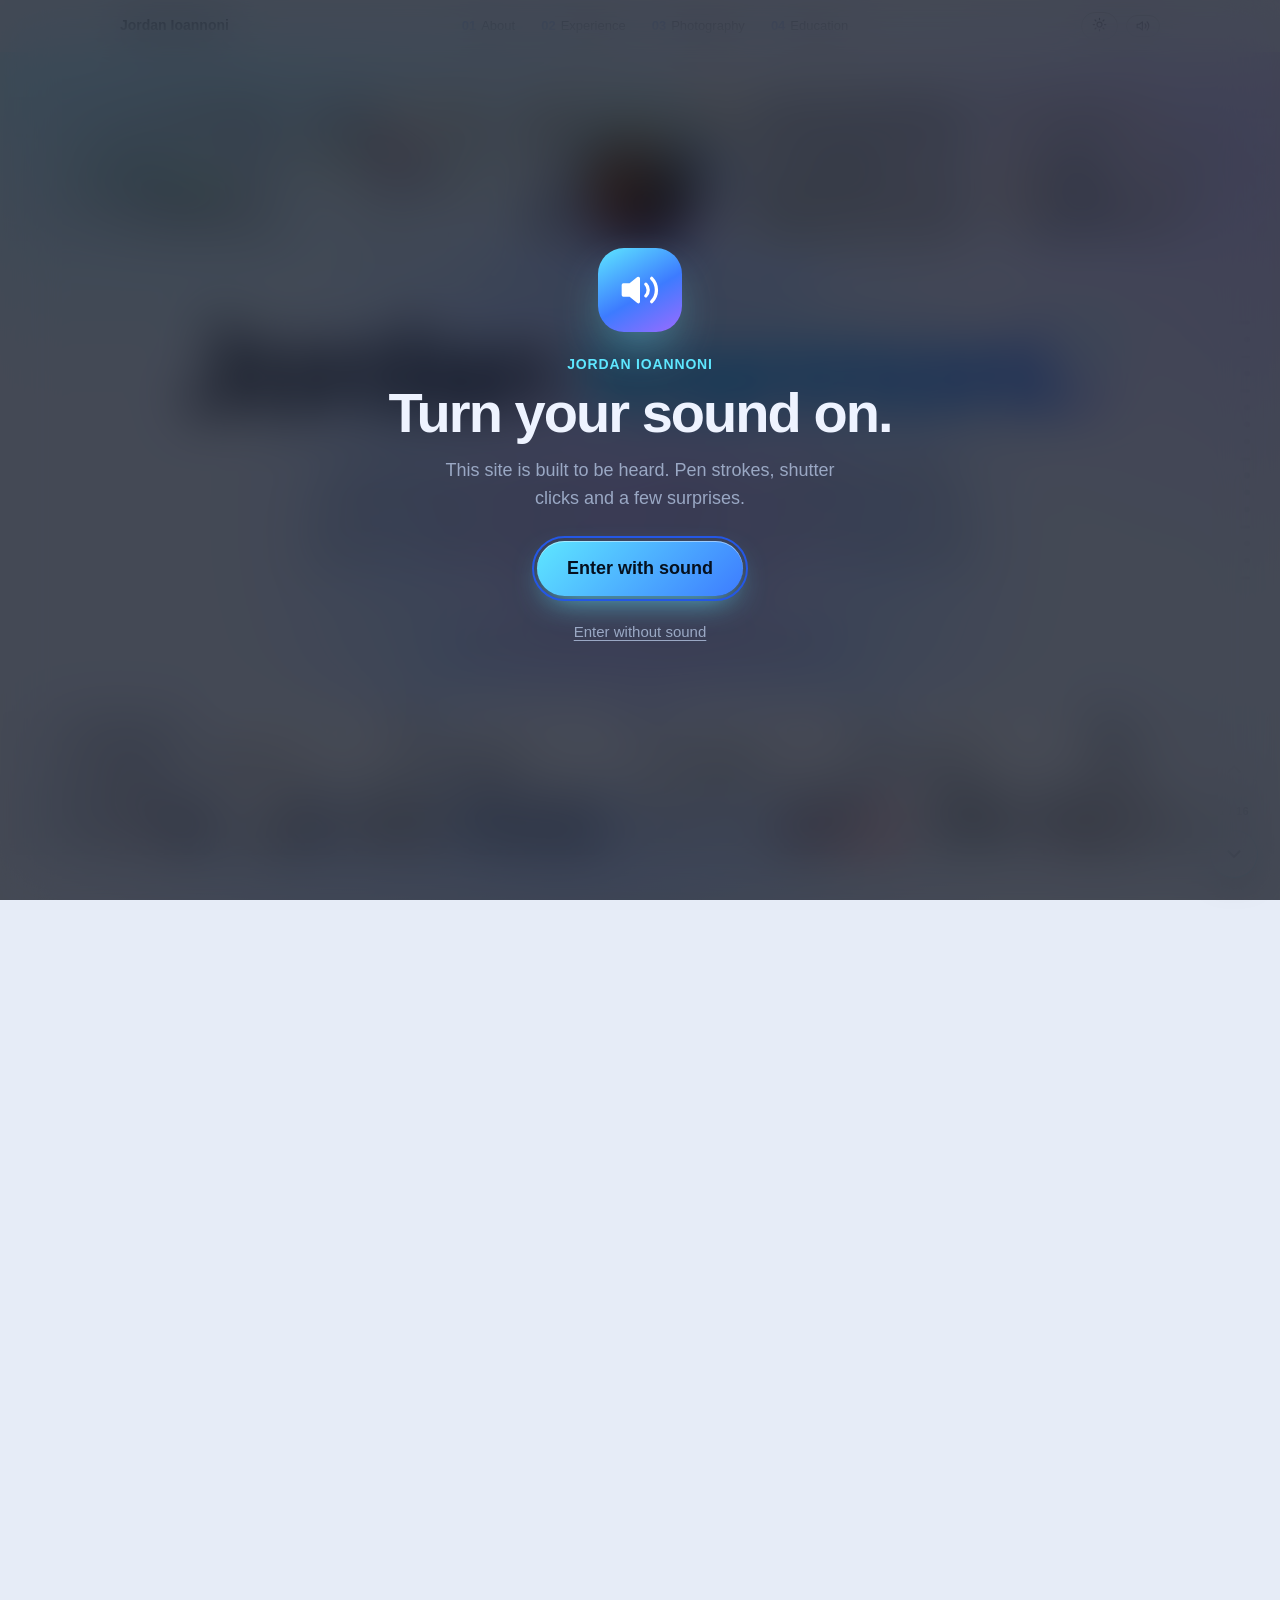
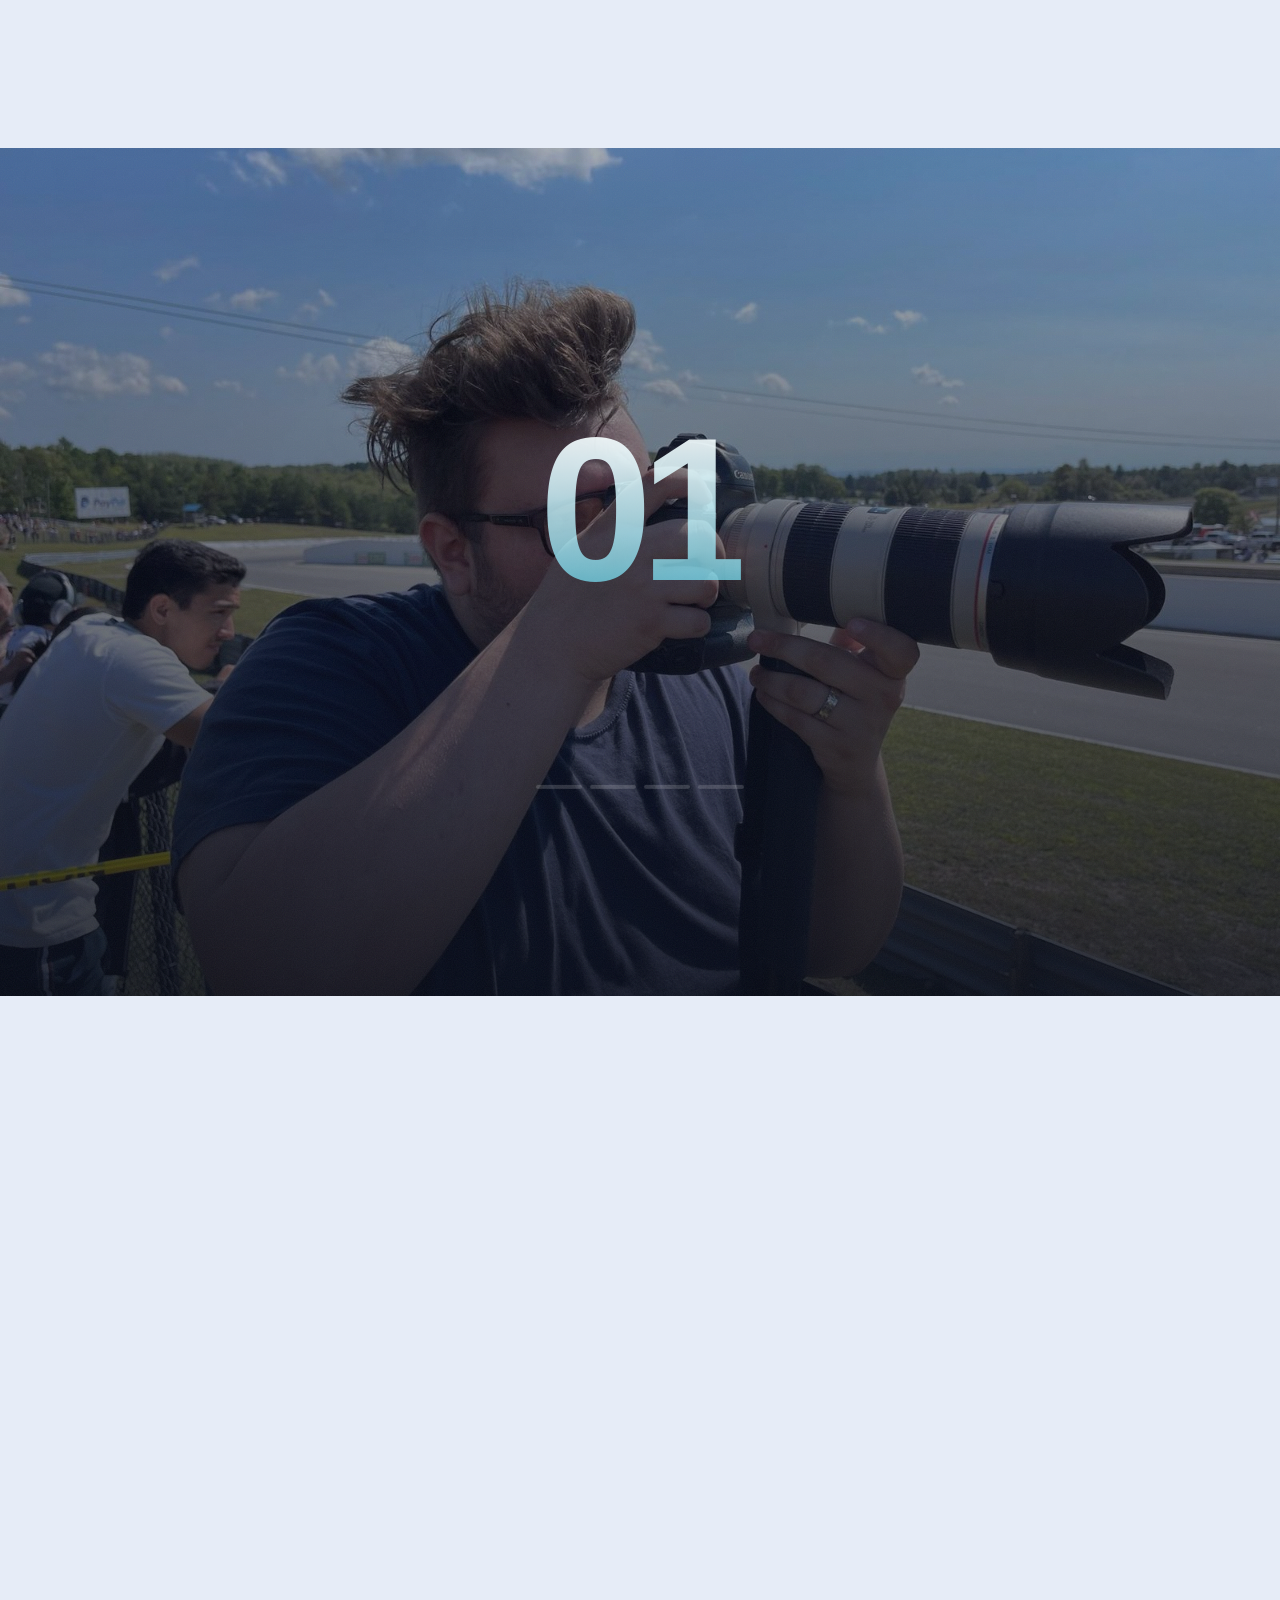
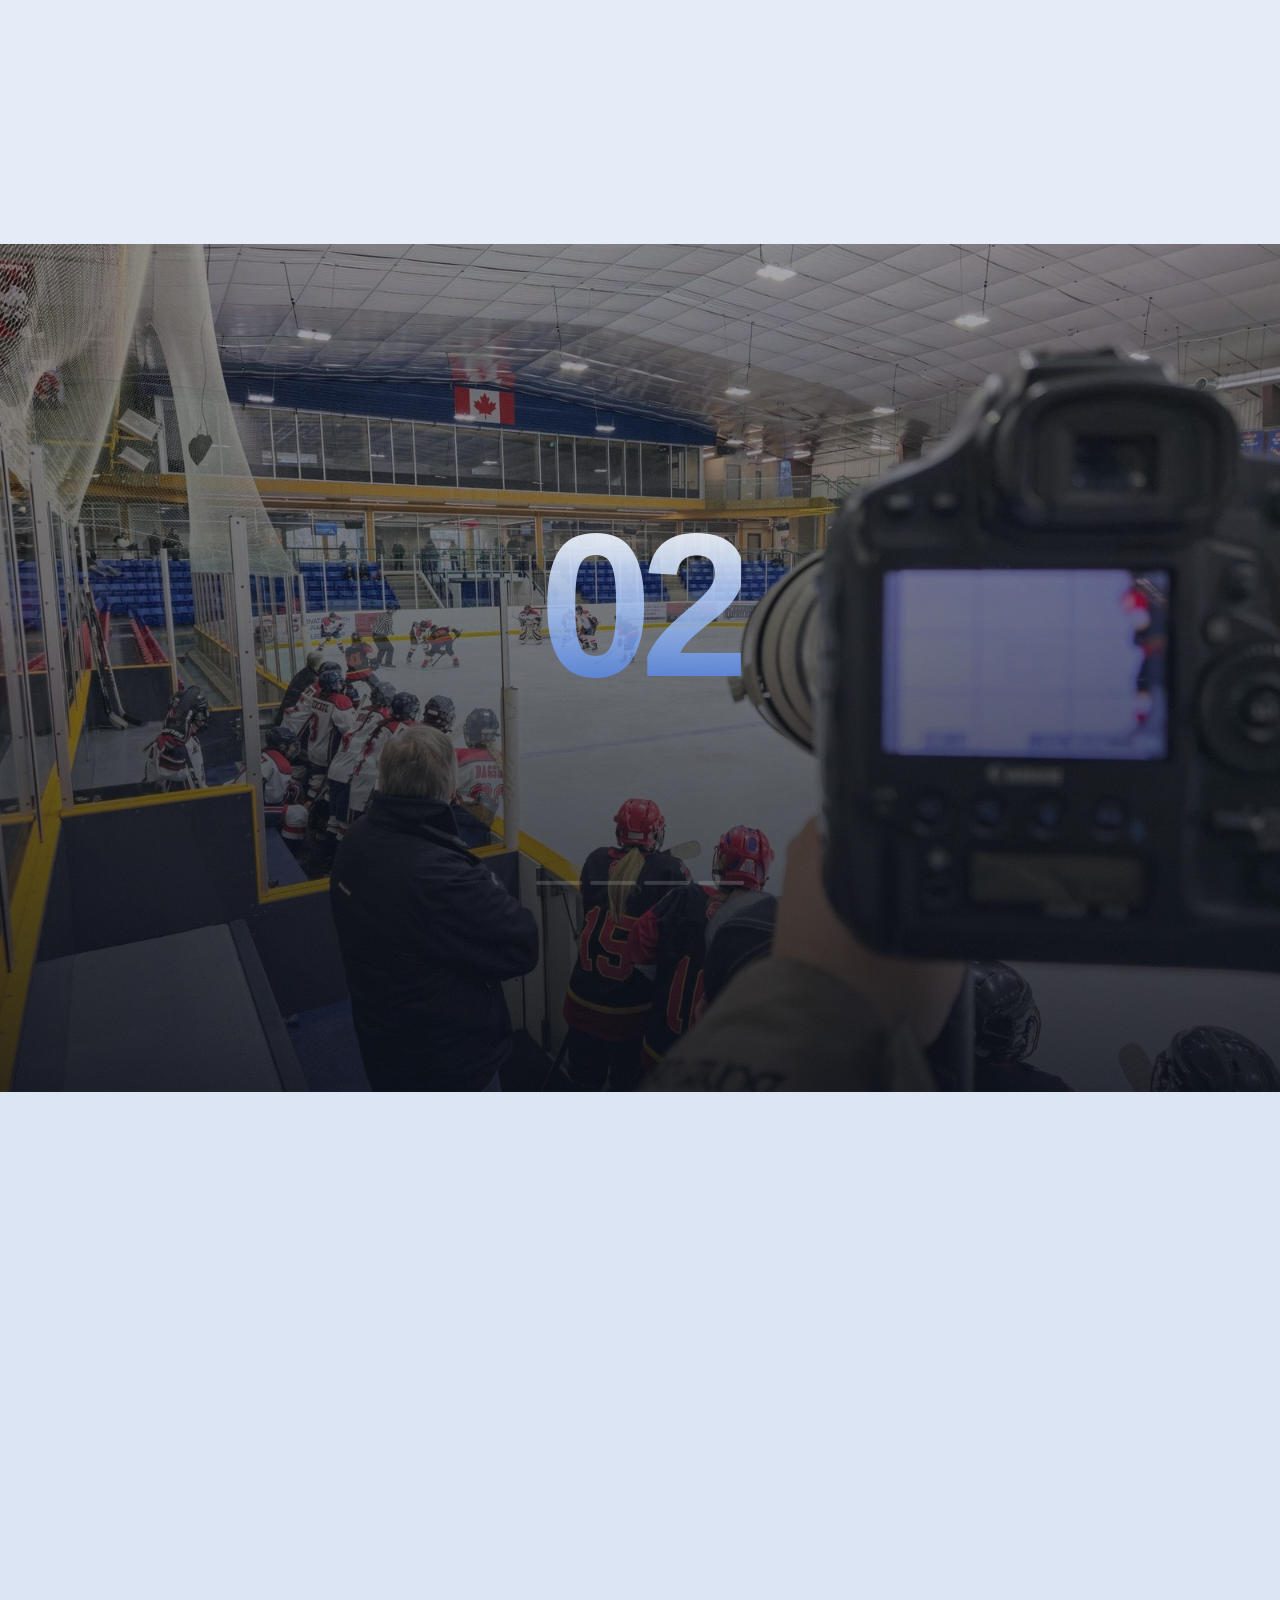
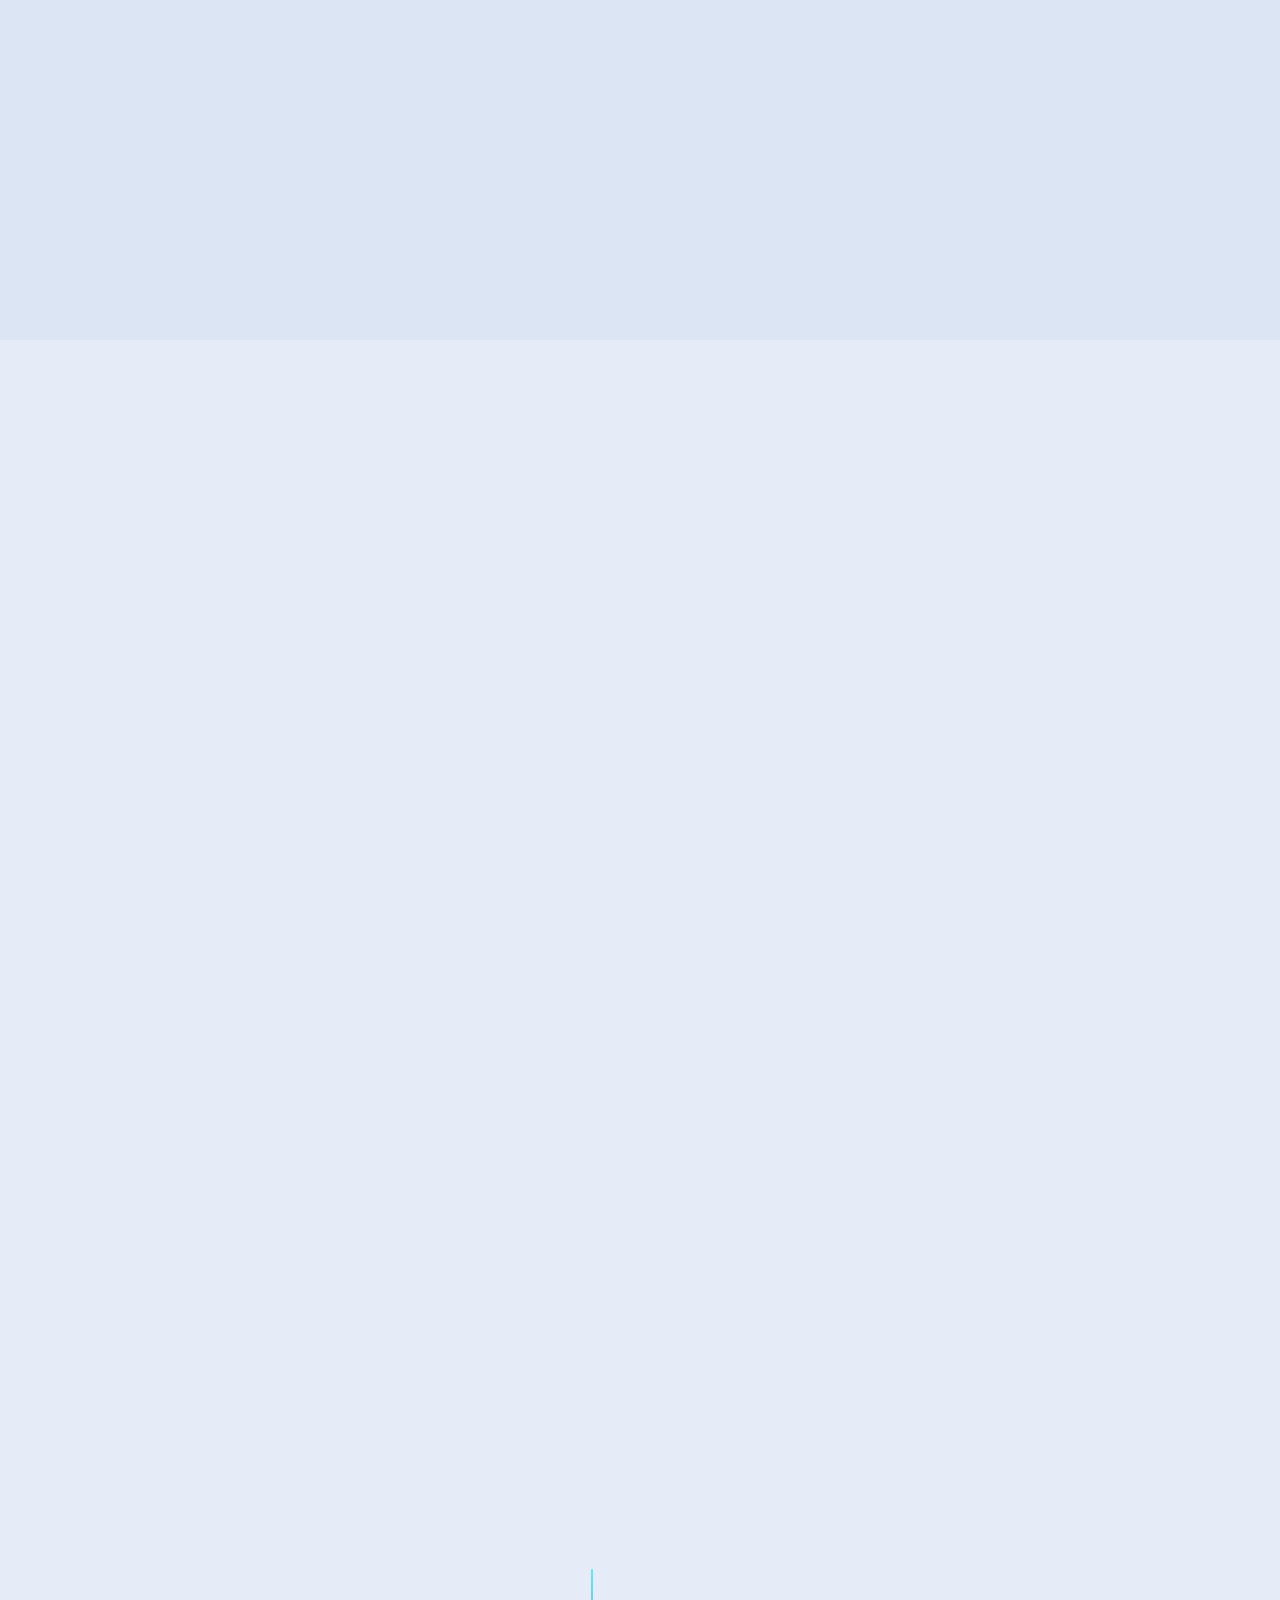
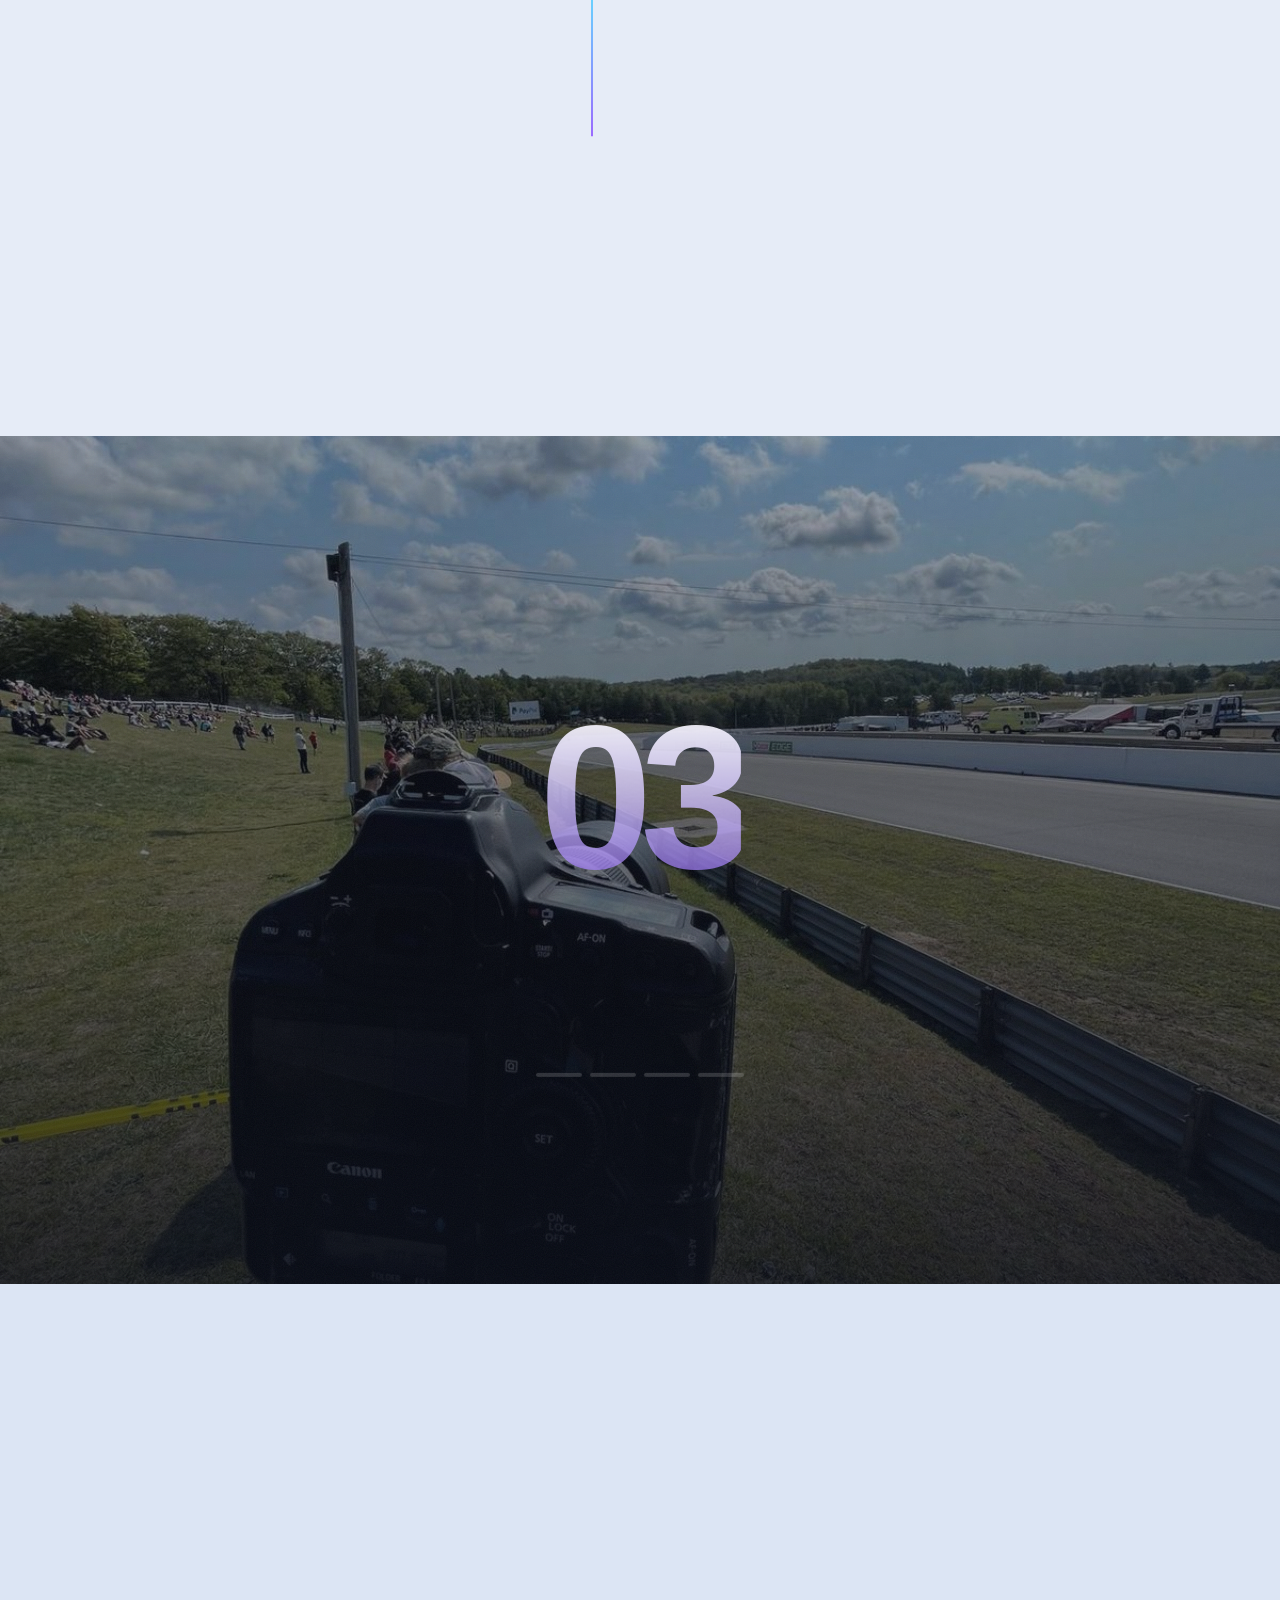
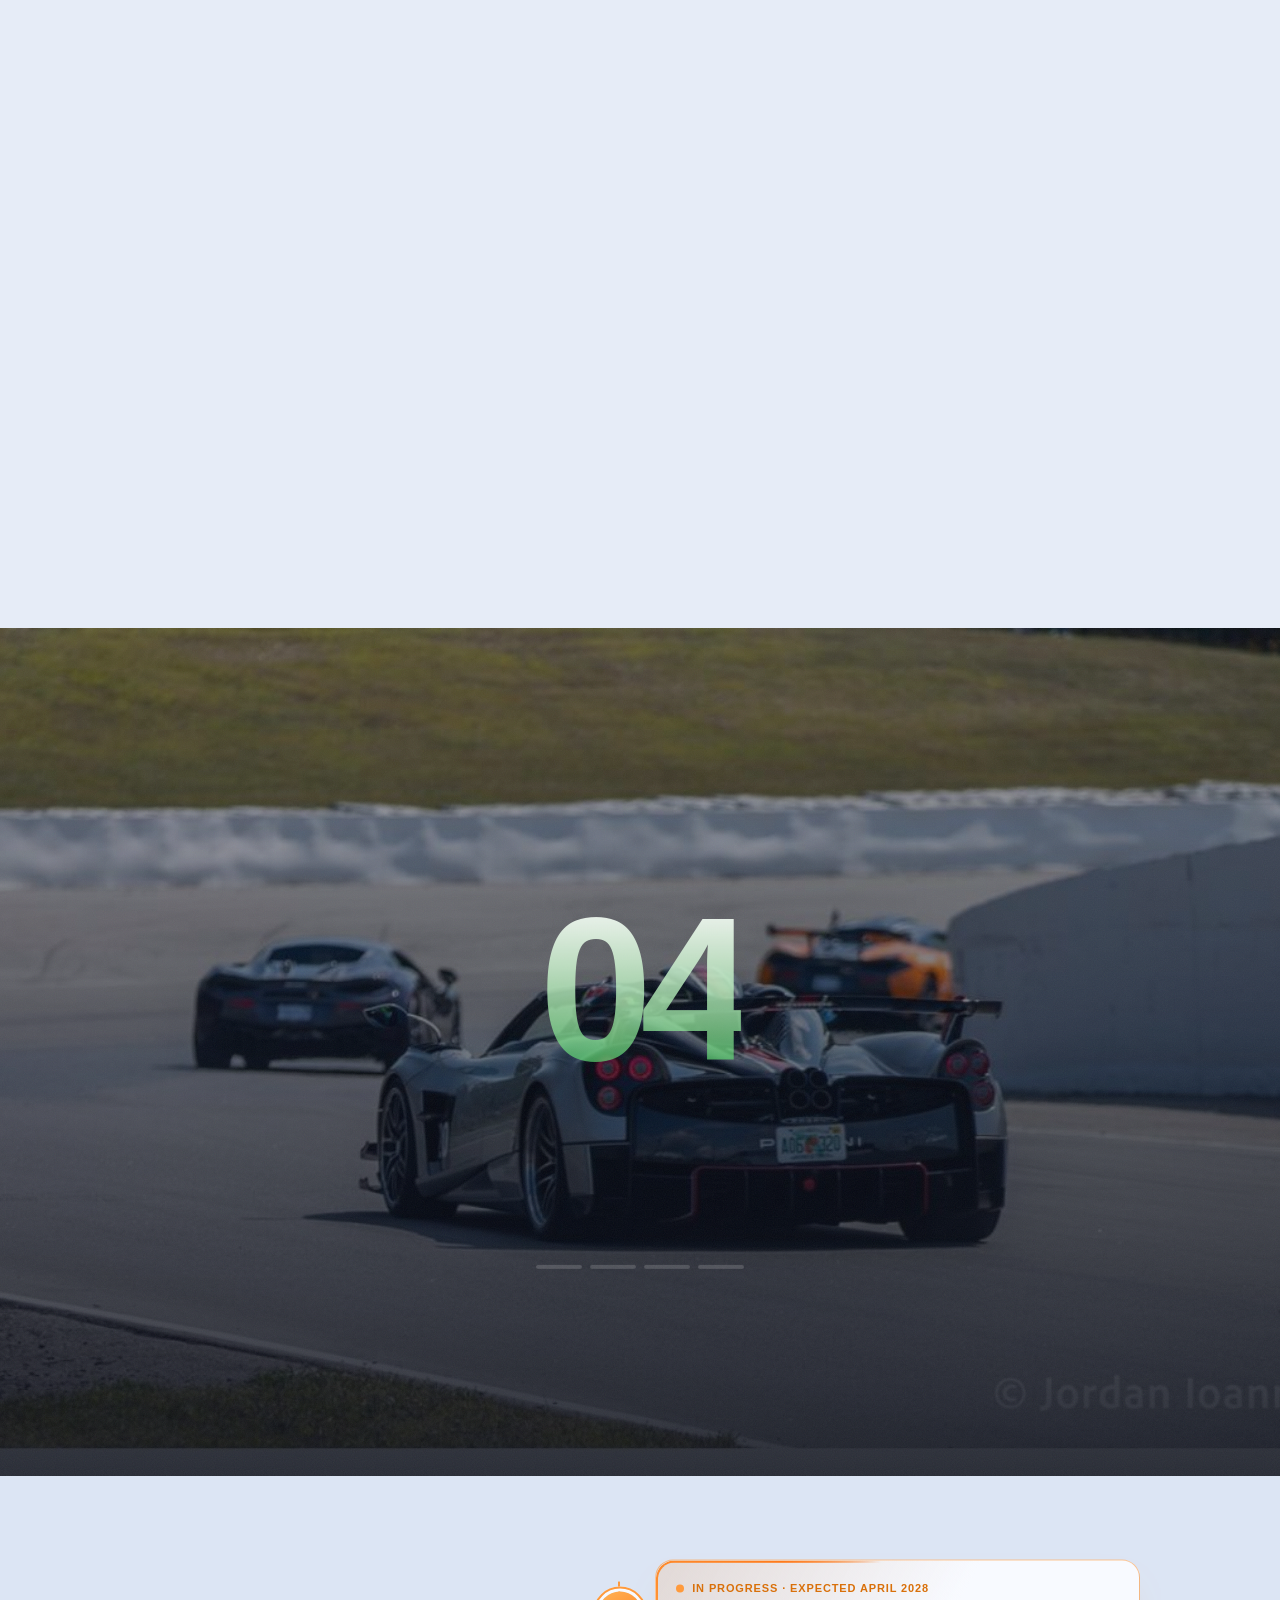
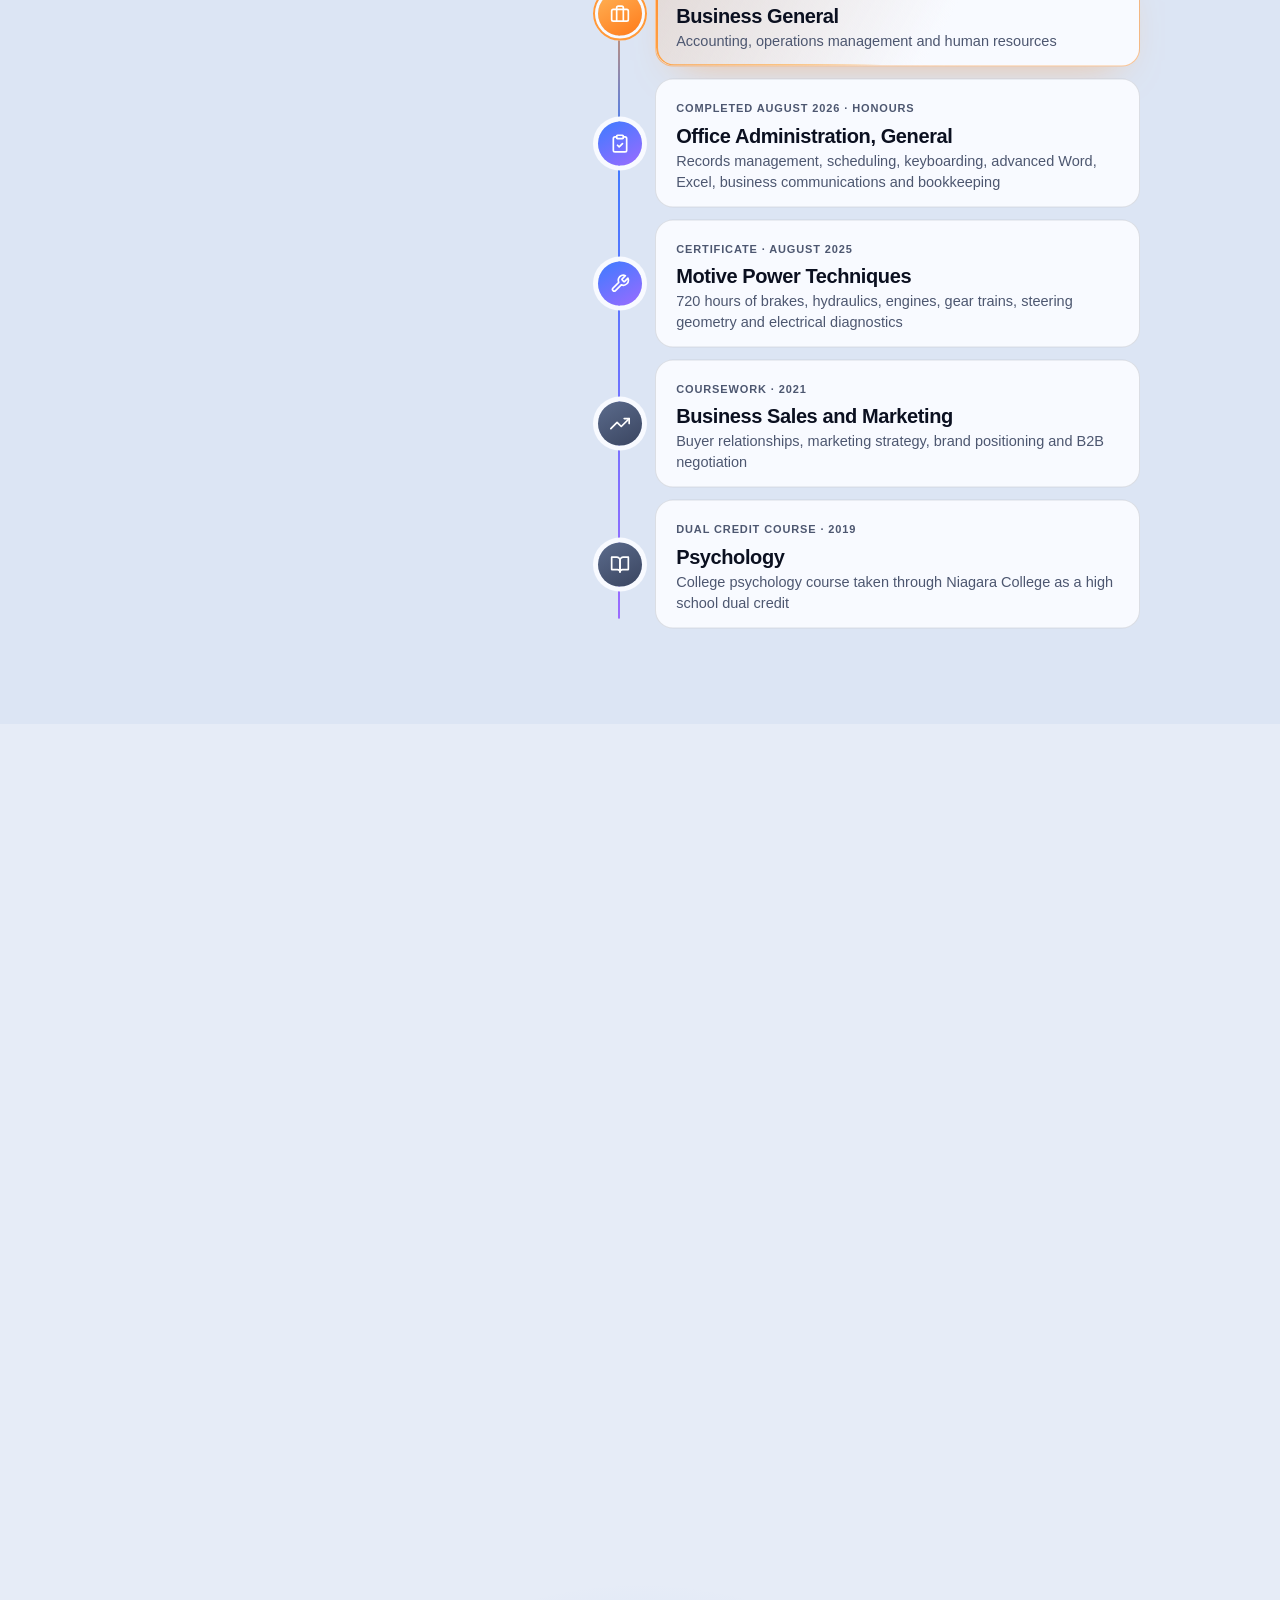
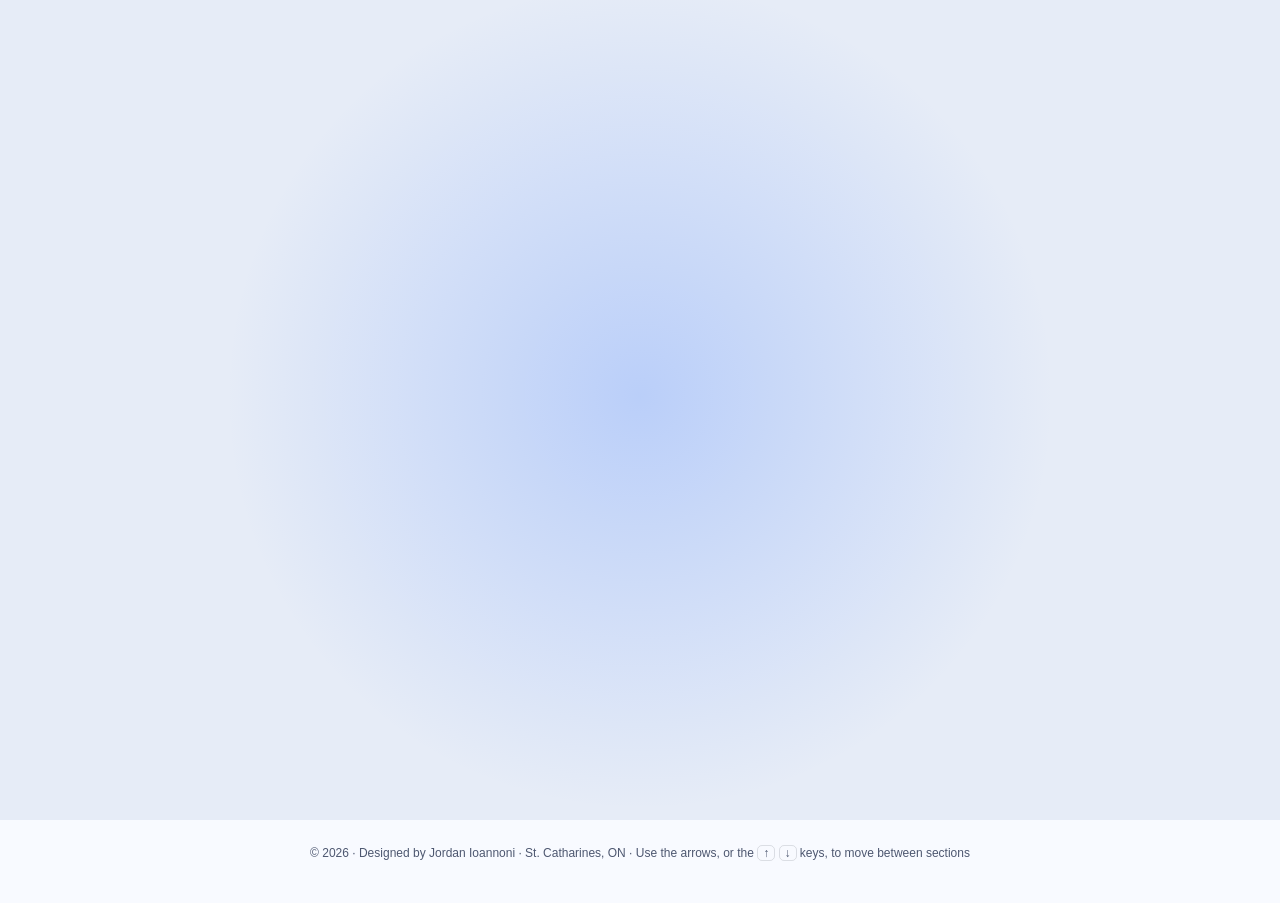
<file: portfolio.html>
<!DOCTYPE html>
<html lang="en">
<head>
<meta charset="utf-8">
<meta name="viewport" content="width=device-width, initial-scale=1, viewport-fit=cover">
<title>Jordan Ioannoni | Bookkeeping, Administration and Operations</title>
<meta name="description" content="Jordan Ioannoni: Niagara College business student in St. Catharines, Ontario, certified in QuickBooks Online and Xero, with honours in Office Administration and nine years of event operations.">
<meta property="og:title" content="Jordan Ioannoni"><meta property="og:description" content="Jordan Ioannoni: Niagara College business student in St. Catharines, Ontario, certified in QuickBooks Online and Xero, with honours in Office Administration and nine years of event operations."><meta property="og:type" content="website">
<meta property="og:image" content="https://jordanioannoni.com/gt3.jpg"><meta property="og:url" content="https://jordanioannoni.com/portfolio">
<meta name="theme-color" content="#e6ecf7">
<link rel="icon" href="/favicon.png" type="image/png"><link rel="apple-touch-icon" href="/apple-touch-icon.png">
<link rel="canonical" href="https://jordanioannoni.com/portfolio">
<script type="application/ld+json">{"@context":"https://schema.org","@type":"Person","name":"Jordan Ioannoni","alternateName":"Ioannoni Visuals","url":"https://jordanioannoni.com","jobTitle":"Business student, bookkeeping and administration","alumniOf":"Niagara College","address":{"@type":"PostalAddress","addressLocality":"St. Catharines","addressRegion":"ON","addressCountry":"CA"},"sameAs":["https://www.instagram.com/jordanioannoni/","https://www.linkedin.com/in/jordan-ioannoni-227314447/"]}</script>
<script>try{document.documentElement.dataset.theme=localStorage.getItem("ji-home-theme")||"light"}catch(e){document.documentElement.dataset.theme="light"}</script>
<style>
:root{--g1:#5ee7ff;--g2:#3d7bff;--g3:#9b6bff;--dk:#0a1020;--bg:#fff;--alt:#f5f5f7;--ink:#1d1d1f;--mute:#6e6e73;--link:#0066cc;--nav:rgba(255,255,255,.72);--dim:rgba(110,110,115,.35);--line:rgba(128,128,128,.25);color-scheme:light}
@media (prefers-color-scheme:dark){:root:not([data-theme="light"]){--bg:#0a1020;--alt:#111a2e;--ink:#eef3ff;--mute:#9aa8c4;--link:#5ab4ff;--nav:rgba(10,16,32,.78);--dk:#060a15;--dim:rgba(154,168,196,.22);color-scheme:dark}}
:root[data-theme="dark"]{--bg:#0a1020;--alt:#111a2e;--ink:#eef3ff;--mute:#9aa8c4;--link:#5ab4ff;--nav:rgba(10,16,32,.78);--dk:#060a15;--dim:rgba(154,168,196,.22);color-scheme:dark}
*{box-sizing:border-box}
html{scroll-padding-top:56px}
body{margin:0;background:var(--bg);color:var(--ink);font:17px/1.55 -apple-system,"SF Pro Display","Helvetica Neue",Helvetica,Arial,sans-serif;-webkit-font-smoothing:antialiased;overflow-x:hidden}
a{color:var(--link);text-decoration:none}
img{max-width:100%}
:focus-visible{outline:2px solid var(--link);outline-offset:3px}
#sp{position:fixed;top:0;left:0;right:0;height:3px;background:linear-gradient(90deg,var(--g1),var(--g2),var(--g3));transform-origin:0 50%;transform:scaleX(0);z-index:45}
nav{position:sticky;top:0;z-index:40;height:52px;display:flex;align-items:center;justify-content:space-between;gap:12px;padding:0 max(16px,calc(50% - 520px));background:var(--nav);backdrop-filter:saturate(180%) blur(20px);-webkit-backdrop-filter:saturate(180%) blur(20px);font-size:13px;transition:box-shadow .3s}
nav.sc{box-shadow:0 1px 0 var(--line)}
nav .brand{color:var(--ink);font-weight:700;font-size:14px;white-space:nowrap}
nav .ch{display:flex;gap:4px}
nav .ch a{color:var(--ink);opacity:.7;padding:5px 11px;border-radius:99px;white-space:nowrap;transition:background .3s,opacity .3s}
nav .ch a b{font-weight:700;margin-right:5px;color:var(--g1)}
nav .ch a:hover{opacity:1}
nav .ch a.on{opacity:1;background:color-mix(in srgb,var(--g2) 20%,transparent)}
nav .r{display:flex;gap:8px;align-items:center}
nav button{background:none;border:1px solid rgba(128,128,128,.4);color:var(--ink);border-radius:99px;padding:3px 10px;font:inherit;cursor:pointer}
@media (max-width:900px){nav .ch a span{display:none}nav .ch a b{margin:0}nav .ch a{padding:5px 9px}}
@media (max-width:520px){nav .brand{display:none}}
.wrap{max-width:1040px;margin:0 auto;padding:0 20px}
.eyebrow{color:var(--g1);font-weight:600;font-size:15px;letter-spacing:.04em;text-transform:uppercase;margin:0 0 8px}
:root[data-theme="light"] .eyebrow{color:var(--g2)}
h1,h2,h3{margin:0;letter-spacing:-.035em;line-height:1.05;font-weight:700}
h1{font-size:clamp(48px,11vw,120px)}h2{font-size:clamp(34px,5.6vw,60px)}h3{font-size:24px;letter-spacing:-.02em;line-height:1.2}
.grad{background:linear-gradient(90deg,var(--g1),var(--g2),var(--g3),var(--g1));background-size:300% 100%;-webkit-background-clip:text;background-clip:text;color:transparent;animation:flow 8s linear infinite}
@keyframes flow{to{background-position:300% 0}}

/* hero */
.hero{padding-left:20px;padding-right:20px;position:relative;overflow:hidden}
.hero::before{content:"";position:absolute;left:var(--hx,50%);top:var(--hy,55%);width:860px;height:860px;margin:-430px;background:radial-gradient(circle,color-mix(in srgb,var(--g3) 28%,transparent),color-mix(in srgb,var(--g2) 14%,transparent) 40%,transparent 68%);animation:pulse 6s ease-in-out infinite;pointer-events:none;transition:left 1.2s cubic-bezier(.16,1,.3,1),top 1.2s cubic-bezier(.16,1,.3,1)}
@keyframes pulse{50%{transform:scale(1.2);opacity:.7}}
.hero>*{position:relative}
.hero .me{width:132px;height:132px;border-radius:50%;object-fit:cover;margin:0 auto 26px;border:3px solid transparent;background:linear-gradient(var(--bg),var(--bg)) padding-box,linear-gradient(135deg,var(--g1),var(--g3)) border-box;box-shadow:0 20px 50px -20px color-mix(in srgb,var(--g3) 70%,transparent)}
.hero .lead{max-width:680px;margin:22px auto 0;color:var(--mute);font-size:clamp(19px,2.6vw,24px);letter-spacing:-.01em}
.toc{display:grid;grid-template-columns:repeat(4,1fr);gap:12px;max-width:900px;margin:44px auto 0}
.toc a{display:block;text-align:left;padding:18px 18px 16px;border-radius:20px;background:color-mix(in srgb,var(--alt) 80%,transparent);border:1px solid var(--line);color:var(--ink);transition:transform .4s cubic-bezier(.16,1,.3,1),border-color .3s}
.toc a:hover{transform:translateY(-4px);border-color:color-mix(in srgb,var(--g1) 60%,transparent)}
.toc b{display:block;font-size:13px;color:var(--g1);letter-spacing:.06em}
:root[data-theme="light"] .toc b{color:var(--g2)}
.toc span{display:block;margin-top:6px;font-weight:700;font-size:18px;letter-spacing:-.02em;line-height:1.2}
@media (max-width:760px){.toc{grid-template-columns:repeat(2,1fr)}}

/* chapter openers */
.chap{padding-left:20px;padding-right:20px;background:var(--dk);color:#eef3ff}
.chap::before{content:"";position:absolute;inset:0;background:radial-gradient(70% 60% at 50% 55%,color-mix(in srgb,var(--c,var(--g2)) 34%,transparent),transparent 70%);opacity:.9;pointer-events:none}
.chap .bg{position:absolute;inset:0;background-size:cover;background-position:center;opacity:.18;filter:saturate(.8);transform:scale(1.08);transition:transform 2.4s cubic-bezier(.16,1,.3,1)}
.chap.in .bg{transform:scale(1)}
.chap>div{position:relative}
.chap .num{font-size:clamp(90px,18vw,210px);font-weight:800;letter-spacing:-.06em;line-height:.9;background:linear-gradient(180deg,#fff,color-mix(in srgb,var(--c,var(--g2)) 70%,transparent));-webkit-background-clip:text;background-clip:text;color:transparent;opacity:.95}
.chap .of{margin:14px 0 0;font-size:14px;font-weight:600;letter-spacing:.12em;text-transform:uppercase;color:#9aa8c4}
.chap h2{margin-top:10px;font-size:clamp(40px,7.4vw,84px)}
.chap .q{display:inline-block;margin:26px auto 0;max-width:640px;padding:12px 22px;border-radius:99px;border:1px solid rgba(255,255,255,.18);background:rgba(255,255,255,.06);font-size:clamp(16px,2.2vw,19px);color:#dfe7fb}
.chap .q i{font-style:normal;color:var(--c,var(--g1));font-weight:700;margin-right:8px}
.c1{--c:#5ee7ff}.c2{--c:#3d7bff}.c3{--c:#9b6bff}.c4{--c:#30d158}.c5{--c:#ff9f43}

/* sections */
section.blk{padding:0}
/* every section is one screen */
.slide{position:relative;min-height:calc(100vh - 52px);display:flex;align-items:center;padding:70px 0;overflow:hidden}
.slide>.fit{width:100%;position:relative}
html.fitmode .slide{height:calc(100vh - 52px);min-height:0;padding:0;display:block}
html.fitmode .slide>.fit{position:absolute;left:50%;top:50%;padding:5vh 0;transform:translate(-50%,-50%) scale(var(--z,1));transform-origin:50% 50%}
.hero.slide,.chap.slide,.quote.slide,.end.slide{text-align:center}
/* section arrows */
#arw{position:fixed;right:22px;bottom:22px;z-index:44;display:flex;flex-direction:column;gap:10px;align-items:center}
#arw button{width:48px;height:48px;border-radius:50%;border:1px solid color-mix(in srgb,var(--g1) 45%,transparent);background:color-mix(in srgb,var(--bg) 70%,transparent);-webkit-backdrop-filter:blur(14px);backdrop-filter:blur(14px);color:var(--ink);display:grid;place-items:center;cursor:pointer;transition:transform .3s,background .3s,opacity .3s;box-shadow:0 10px 30px -12px rgba(0,0,0,.5)}
#arw button:hover{transform:scale(1.08);background:color-mix(in srgb,var(--g2) 30%,var(--bg))}
#arw button:disabled{opacity:.25;cursor:default;transform:none}
#arw svg{width:22px;height:22px}
@media (max-width:759px){#arw{right:12px;bottom:12px;gap:6px}#arw button{width:40px;height:40px}#arw span{display:none}}
#arw span{font-size:11px;font-weight:600;color:var(--mute);font-variant-numeric:tabular-nums;letter-spacing:.04em}
/* typing title */
.caret{display:inline-block;width:.07em;height:.82em;margin-left:.06em;vertical-align:-.04em;border-radius:2px;background:linear-gradient(var(--g1),var(--g3));animation:blink 1s steps(1) infinite;transition:opacity .6s}
.caret.off{opacity:0}
h1.typed{cursor:pointer;min-height:1.05em}
section.alt{background:var(--alt)}
.intro{color:var(--mute);max-width:700px;margin:14px 0 0;font-size:clamp(19px,2.4vw,22px)}
.prose{max-width:760px;margin:26px 0 0;font-size:19px}
.prose p{margin:0 0 18px}
.prose .close{margin-top:34px;font-size:clamp(30px,4.6vw,48px);font-weight:700;letter-spacing:-.03em;line-height:1.1;background:linear-gradient(90deg,var(--g1),var(--g2),var(--g3));-webkit-background-clip:text;background-clip:text;color:transparent}
.grid{display:grid;grid-template-columns:repeat(auto-fit,minmax(min(100%,320px),1fr));gap:16px;margin-top:40px}
.grid.two{grid-template-columns:repeat(auto-fit,minmax(min(100%,420px),1fr))}
.card{position:relative;overflow:hidden;border-radius:28px;padding:30px;background:var(--alt);border:1px solid rgba(128,128,128,.2);transition:transform .6s cubic-bezier(.16,1,.3,1)}
section.alt .card{background:var(--bg)}
.card::before{content:"";position:absolute;inset:0;background:radial-gradient(280px circle at var(--mx,50%) var(--my,0%),color-mix(in srgb,var(--g3) 22%,transparent),transparent 70%);opacity:0;transition:opacity .4s;pointer-events:none}
.card:hover::before{opacity:1}
@media (hover:hover){.card:hover{transform:perspective(900px) rotateX(var(--rx,0deg)) rotateY(var(--ry,0deg)) translateY(-6px)}}
.card>*{position:relative}
.card p{margin:10px 0 0;color:var(--mute);font-size:17px}
.card ul{margin:14px 0 0;padding-left:20px;color:var(--mute);font-size:16px}.card li{margin:7px 0}
.card .k{font-size:12px;font-weight:700;letter-spacing:.08em;text-transform:uppercase;color:var(--mute);margin:18px 0 0}
.card .k + p{margin-top:4px}
.card .take{margin:18px 0 0;color:var(--ink);font-size:20px;font-weight:600;letter-spacing:-.015em;line-height:1.35}
.card .ic{width:44px;height:44px;border-radius:12px;display:grid;place-items:center;color:#fff;margin-bottom:16px}
.card .ic svg{width:22px;height:22px}
.i1{background:linear-gradient(150deg,var(--g3),var(--link))}.i2{background:linear-gradient(150deg,var(--g1),var(--g2))}.i3{background:linear-gradient(150deg,#1f8a45,#30d158)}
.wide{grid-column:1/-1;display:grid;grid-template-columns:1fr 1.15fr;gap:32px;align-items:center}
@media (max-width:820px){.wide{grid-template-columns:1fr}}
.tag{display:inline-block;font-size:12px;font-weight:700;letter-spacing:.08em;text-transform:uppercase;padding:4px 11px;border-radius:99px;margin:0 0 14px}
.t1{background:color-mix(in srgb,var(--g3) 16%,transparent)}.t2{background:color-mix(in srgb,var(--g2) 16%,transparent)}.t3{background:color-mix(in srgb,var(--g1) 18%,transparent)}.t4{background:color-mix(in srgb,var(--link) 16%,transparent)}.t5{background:rgba(48,209,88,.16)}
.who{font-size:12px;font-weight:700;letter-spacing:.08em;text-transform:uppercase;margin:0 0 6px}
.w1{color:var(--link)}.w2{color:var(--g3)}
.zoom{display:block;border-radius:20px;overflow:hidden;box-shadow:0 30px 60px -30px rgba(0,0,0,.45);cursor:zoom-in;padding:0;border:0;background:none;width:100%}
.zoom img{display:block;width:100%;height:auto;transition:transform 1.2s cubic-bezier(.16,1,.3,1)}
.zoom:hover img{transform:scale(1.03)}
.btn{display:inline-block;padding:12px 24px;border-radius:99px;font-size:17px;margin-top:22px;background:linear-gradient(135deg,var(--g1),var(--g2));color:#05101f;font-weight:600;box-shadow:0 10px 28px -10px color-mix(in srgb,var(--g1) 75%,transparent),inset 0 1px 0 rgba(255,255,255,.45);transition:transform .3s;border:0;cursor:pointer;font-family:inherit}
.btn:hover{transform:scale(1.05)}

/* about split */
.about{display:grid;grid-template-columns:1fr 1.1fr;gap:56px;align-items:center}
.about .ph{border-radius:28px;overflow:hidden;aspect-ratio:1/1;box-shadow:0 40px 80px -40px rgba(0,0,0,.6)}
.about .ph img{width:100%;height:115%;object-fit:cover;display:block;transform:translateY(var(--py,0px))}
.about .b{font-size:20px;color:var(--mute);margin:18px 0 0}
.about .sm{display:flex;align-items:center;gap:14px;margin-top:26px;font-size:14px;color:var(--mute)}
.about .sm img{width:58px;height:58px;border-radius:50%;object-fit:cover}
@media (max-width:820px){.about{grid-template-columns:1fr;gap:32px}.about .ph{aspect-ratio:4/3}}

/* stats */
.stats{display:grid;grid-template-columns:repeat(3,1fr);gap:16px;margin-top:48px}
.stats.four{grid-template-columns:repeat(4,1fr)}
.stat{border-radius:28px;padding:26px;color:#fff;position:relative;overflow:hidden}
.stat:nth-child(1){background:linear-gradient(150deg,var(--g3),var(--link))}.stat:nth-child(2){background:linear-gradient(150deg,var(--g1),var(--g2))}.stat:nth-child(3){background:linear-gradient(150deg,var(--g2),var(--g3))}.stat:nth-child(4){background:linear-gradient(150deg,#1f8a45,#30d158)}
.stat b{display:block;font-size:clamp(40px,5vw,58px);line-height:1;letter-spacing:-.04em;font-variant-numeric:tabular-nums}
.stat b small{font-size:.45em;margin-left:4px;letter-spacing:0}
.stat span{display:block;margin-top:8px;font-size:15px;font-weight:600;opacity:.92}
@media (max-width:820px){.stats,.stats.four{grid-template-columns:repeat(2,1fr)}}

/* photo mosaic */
.mos{display:grid;grid-auto-flow:dense;grid-template-columns:repeat(4,1fr);grid-auto-rows:clamp(96px,12.5vh,180px);gap:12px;margin-top:40px}
.mos button{position:relative;padding:0;border:0;border-radius:18px;overflow:hidden;cursor:zoom-in;background:#000}
.mos img{width:100%;height:100%;object-fit:cover;display:block;transition:transform 1s cubic-bezier(.16,1,.3,1),opacity .4s}
.mos button:hover img{transform:scale(1.06)}
.mos figcaption{position:absolute;left:0;right:0;bottom:0;padding:30px 14px 12px;text-align:left;color:#fff;font-size:14px;font-weight:600;background:linear-gradient(transparent,rgba(0,0,0,.72))}
.mos figcaption small{display:block;font-weight:400;opacity:.8;font-size:12px}
.mos .w2x{grid-column:span 2}.mos .h2x{grid-row:span 2}
@media (max-width:760px){.mos{grid-template-columns:repeat(2,1fr);grid-auto-rows:160px}}
.igf{margin-top:40px;min-height:200px}
.wideshot{position:relative;margin-top:16px;border-radius:28px;overflow:hidden;cursor:zoom-in;display:block;border:0;padding:0;width:100%;background:#000}
.wideshot{margin-top:0}.wideshot img{display:block;width:100%;height:clamp(260px,72vh,760px);object-fit:cover}
.wideshot div{position:absolute;left:0;right:0;bottom:0;padding:60px 30px 26px;text-align:left;background:linear-gradient(transparent,rgba(0,0,0,.75));color:#fff}
.wideshot b{display:block;font-size:clamp(24px,3.4vw,36px);letter-spacing:-.025em}
.wideshot span{opacity:.85;font-size:17px}

/* experience */
.avail{display:inline-flex;align-items:center;gap:9px;margin-top:22px;font-size:15px;padding:7px 16px;border-radius:99px;border:1px solid color-mix(in srgb,var(--g1) 45%,transparent);color:var(--ink)}
.avail::before{content:"";width:8px;height:8px;border-radius:50%;background:#30d158;box-shadow:0 0 0 0 rgba(48,209,88,.6);animation:ping 2s infinite}
@keyframes ping{70%{box-shadow:0 0 0 9px rgba(48,209,88,0)}100%{box-shadow:0 0 0 0 rgba(48,209,88,0)}}
.xp .when{font-size:12px;font-weight:700;letter-spacing:.08em;text-transform:uppercase;color:var(--g1);margin:0 0 10px}
:root[data-theme="light"] .xp .when{color:var(--g2)}
.xp .org{margin-top:6px!important;font-size:15px!important}
.now{border-color:color-mix(in srgb,var(--g1) 45%,transparent)}
.now .when::after{content:"Current";margin-left:10px;padding:2px 8px;border-radius:99px;background:rgba(48,209,88,.18);color:#30d158;letter-spacing:.06em}

/* education timeline */
.edu{display:grid;grid-template-columns:.85fr 1.15fr;gap:56px;align-items:center}
@media (max-width:860px){.edu{grid-template-columns:1fr;gap:36px}}
.ring{position:relative;width:min(300px,100%);aspect-ratio:1;margin-top:36px}
.ring svg{width:100%;height:100%;transform:rotate(-90deg);overflow:visible}
.ring circle{fill:none;stroke-width:14;stroke-linecap:round}
.ring .tr{stroke:color-mix(in srgb,var(--ink) 8%,transparent)}
.ring .sg{stroke:url(#rg);stroke-dasharray:0 1000;transition:stroke-dasharray 1.1s cubic-bezier(.16,1,.3,1)}
.ring .sg.o{stroke:#ff9a3c;animation:glowo 1.6s ease-in-out infinite}
@keyframes glowo{50%{opacity:.45}}
.ring div{position:absolute;inset:0;display:grid;place-content:center;text-align:center}
.ring b{font-size:clamp(64px,8vw,96px);line-height:.9;letter-spacing:-.05em;background:linear-gradient(180deg,var(--ink),color-mix(in srgb,var(--g2) 70%,var(--ink)));-webkit-background-clip:text;background-clip:text;color:transparent}
.ring span{font-size:14px;font-weight:600;color:var(--mute);margin-top:6px}
.legend{display:flex;gap:18px;margin-top:22px;font-size:14px;color:var(--mute)}
.legend i{display:inline-block;width:10px;height:10px;border-radius:50%;margin-right:7px;background:linear-gradient(135deg,var(--g1),var(--g3))}
.legend i.o{background:#ff9a3c;box-shadow:0 0 0 0 rgba(255,154,60,.6);animation:pingo 1.6s infinite}
.tl{position:relative;padding-left:58px}
.tl::before{content:"";position:absolute;left:21px;top:22px;bottom:22px;width:2px;background:linear-gradient(#ff9a3c,var(--g2) 25%,var(--g3));transform-origin:top;transform:scaleY(0);transition:transform 1.6s cubic-bezier(.16,1,.3,1) .2s}
.tl.in::before{transform:none}
.tl>div{position:relative;margin-bottom:12px;padding:14px 20px;border-radius:18px;background:var(--bg);border:1px solid var(--line);opacity:0;transform:translateX(40px);transition:opacity .7s ease,transform .9s cubic-bezier(.16,1,.3,1),border-color .3s}
.tl.in>div{opacity:1;transform:none}
.tl.in>div:nth-child(2){transition-delay:.12s}.tl.in>div:nth-child(3){transition-delay:.24s}.tl.in>div:nth-child(4){transition-delay:.36s}.tl.in>div:nth-child(5){transition-delay:.48s}
.tl>div:hover{border-color:color-mix(in srgb,var(--g1) 50%,transparent)}
.tl .ic{position:absolute;left:-58px;top:50%;margin-top:-22px;width:44px;height:44px;border-radius:50%;display:grid;place-items:center;color:#fff;background:linear-gradient(150deg,var(--g2),var(--g3));box-shadow:0 0 0 5px var(--alt)}
.tl .ic svg{width:20px;height:20px}
.tl .ip .ic{background:linear-gradient(150deg,#ffb357,#ff7a1a)}
.tl .ip .ic::after{content:"";position:absolute;inset:-5px;border-radius:50%;border:2px solid #ff9a3c;animation:pingo2 1.8s ease-out infinite}
@keyframes pingo{70%{box-shadow:0 0 0 9px rgba(255,154,60,0)}100%{box-shadow:0 0 0 0 rgba(255,154,60,0)}}
@keyframes pingo2{0%{transform:scale(1);opacity:.9}100%{transform:scale(1.6);opacity:0}}
.tl .ip{border-color:rgba(255,154,60,.55);background:linear-gradient(120deg,rgba(255,154,60,.12),var(--bg) 60%);box-shadow:0 18px 40px -24px rgba(255,154,60,.6)}
.tl small{font-size:11px;font-weight:700;letter-spacing:.08em;text-transform:uppercase;color:var(--mute)}
.tl .ip small{color:#ff9a3c;display:inline-flex;align-items:center;gap:8px}
.tl .ip small::before{content:"";width:8px;height:8px;border-radius:50%;background:#ff9a3c;animation:pingo 1.6s infinite}
.tl h3{margin-top:3px;font-size:20px}
.tl p{margin:3px 0 0;color:var(--mute);font-size:14.5px;line-height:1.45}

/* code demo */
.codebox{margin-top:40px;border-radius:24px;overflow:hidden;background:#0b1020;color:#e6ecff;box-shadow:0 30px 70px -30px color-mix(in srgb,var(--g3) 55%,transparent);border:1px solid rgba(255,255,255,.08)}
.cbar{display:flex;align-items:center;gap:7px;padding:12px 16px;background:rgba(255,255,255,.05);font-size:13px;color:#9aa8c4}
.cbar i{width:11px;height:11px;border-radius:50%;background:#ff5f57}.cbar i:nth-child(2){background:#febc2e}.cbar i:nth-child(3){background:#28c840}.cbar span{margin-left:8px}
.cgrid{display:grid;grid-template-columns:1.4fr 1fr}
#code{margin:0;padding:22px 24px;min-height:230px;font:13px/1.7 ui-monospace,Menlo,Consolas,monospace;white-space:pre-wrap;word-break:break-word}
#code .k{color:#5ee7ff}#code .a{color:#c4a7ff}#code .v{color:#9cf0b5}
#code::after{content:"";display:inline-block;width:8px;height:15px;background:#5ee7ff;vertical-align:-2px;animation:blink 1s steps(1) infinite}
@keyframes blink{50%{opacity:0}}
.sigdemo{display:grid;place-items:center;padding:20px;border-left:1px solid rgba(255,255,255,.08);background:radial-gradient(circle at 50% 40%,rgba(155,107,255,.18),transparent 70%)}
.sigdemo svg{width:100%;max-width:340px}
.sigdemo path{fill:none;stroke:url(#sg);stroke-width:4;stroke-linecap:round;stroke-dasharray:700;stroke-dashoffset:700}
.sigdemo.go path{transition:stroke-dashoffset 3s ease;stroke-dashoffset:0}
.sigdemo p{margin:6px 0 0;font-size:13px;color:#9aa8c4;text-align:center}
@media (max-width:760px){.cgrid{grid-template-columns:1fr}.sigdemo{border-left:0;border-top:1px solid rgba(255,255,255,.08)}#code{min-height:0}}

/* big quote */
.quote{padding-left:20px;padding-right:20px}
.quote p{max-width:900px;margin:0 auto;font-size:clamp(30px,5vw,58px);font-weight:700;letter-spacing:-.03em;line-height:1.12}
.quote small{display:block;margin-top:22px;color:var(--mute);font-size:16px;font-weight:500;letter-spacing:0}
.quote .w{display:inline-block;white-space:pre;opacity:0;filter:blur(10px);transform:translateY(.45em) scale(.96);transition:opacity .8s ease,filter .9s ease,transform 1s cubic-bezier(.16,1,.3,1);will-change:opacity,transform,filter}
.quote.in .w{opacity:1;filter:blur(0);transform:none}
.quote .hl .w{background:linear-gradient(90deg,var(--g1),var(--g2),var(--g3));background-size:var(--gw,100%) 100%;background-position:var(--gx,0) 0;-webkit-background-clip:text;background-clip:text;color:transparent}
.quote small{opacity:0;transform:translateY(10px);transition:opacity .8s ease var(--sd,0s),transform .8s cubic-bezier(.16,1,.3,1) var(--sd,0s)}
.quote.in small{opacity:1;transform:none}

/* outcomes table */
.dk{background:var(--dk);color:#eef3ff}
.dk .intro{color:#a1a1a6}
.tbl{margin-top:44px;border-radius:28px;overflow:hidden;border:1px solid rgba(255,255,255,.14)}
.row{display:grid;grid-template-columns:1fr 1fr;gap:24px;padding:22px 26px;border-top:1px solid rgba(255,255,255,.12);opacity:0;transform:translateX(-28px);transition:opacity .7s,transform .8s cubic-bezier(.16,1,.3,1)}
.tbl.in .row{opacity:1;transform:none}
.tbl.in .row:nth-child(2){transition-delay:.12s}.tbl.in .row:nth-child(3){transition-delay:.24s}.tbl.in .row:nth-child(4){transition-delay:.36s}.tbl.in .row:nth-child(5){transition-delay:.48s}
.row:first-child{border-top:0}
.row b{font-size:18px;letter-spacing:-.01em}
.row span{color:#a1a1a6}
.row a{color:#5ab4ff}
.row small{display:block;font-size:12px;font-weight:700;letter-spacing:.08em;text-transform:uppercase;color:var(--g1);margin-bottom:6px}
@media (max-width:640px){.row{grid-template-columns:1fr;gap:6px}}

/* end card */
.end{padding-left:20px;padding-right:20px}
.end::before{content:"";position:absolute;left:50%;top:50%;width:900px;height:900px;margin:-450px;background:radial-gradient(circle,color-mix(in srgb,var(--g2) 26%,transparent),transparent 65%);pointer-events:none}
.end>div{position:relative}
.end h2{font-size:clamp(48px,9vw,104px)}
.end .site{margin-top:26px;font-size:clamp(22px,3.4vw,32px);font-weight:700;letter-spacing:-.02em}
.end .mail{margin-top:8px;color:var(--mute);font-size:18px}
footer{background:var(--alt);color:var(--mute);font-size:12px;padding:24px 20px 40px;text-align:center}
footer kbd{font:inherit;border:1px solid var(--line);border-radius:5px;padding:0 5px}

/* lightbox */
#lb{position:fixed;inset:0;z-index:60;display:grid;place-items:center;padding:56px 70px 70px;background:rgba(4,7,15,.94);opacity:0;visibility:hidden;transition:opacity .35s,visibility .35s}
#lb.on{opacity:1;visibility:visible}
#lb img{max-width:100%;max-height:calc(100vh - 140px);border-radius:12px;box-shadow:0 30px 80px rgba(0,0,0,.6);transform:scale(.96);transition:transform .5s cubic-bezier(.16,1,.3,1)}
#lb.on img{transform:none}
#lb p{position:absolute;left:0;right:0;bottom:22px;margin:0;text-align:center;color:#cdd6ea;font-size:15px}
#lb button{position:absolute;background:rgba(255,255,255,.1);border:0;color:#fff;width:46px;height:46px;border-radius:50%;font-size:22px;cursor:pointer}
#lb .x{top:16px;right:16px}#lb .p{left:14px;top:50%;margin-top:-23px}#lb .n{right:14px;top:50%;margin-top:-23px}
@media (max-width:640px){#lb{padding:56px 12px 70px}#lb .p,#lb .n{top:auto;bottom:12px}}

.rv{opacity:0;transform:translateY(60px) scale(.97);transition:opacity 1s cubic-bezier(.16,1,.3,1) var(--d,0s),transform 1.1s cubic-bezier(.16,1,.3,1) var(--d,0s)}
.rv.in{opacity:1;transform:none}
@media (prefers-reduced-motion:reduce){*{animation:none!important;transition:none!important}.tl>div,.quote small{opacity:1!important;transform:none!important}.tl::before{transform:none}.rv,.row{opacity:1;transform:none}.quote .w{opacity:1;filter:none;transform:none}.sigdemo path{stroke-dashoffset:0}}
/* ===== wow layer ===== */
@property --ang{syntax:"<angle>";inherits:false;initial-value:0deg}
#glow{position:fixed;left:0;top:0;width:520px;height:520px;margin:-260px 0 0 -260px;border-radius:50%;pointer-events:none;z-index:1;background:radial-gradient(circle,color-mix(in srgb,var(--g2) 18%,transparent),transparent 62%);mix-blend-mode:screen;opacity:0;transition:opacity .6s}
#glow.on{opacity:1}
:root[data-theme="light"] #glow{display:none}
.slide>.fit{z-index:2}
#rail{position:fixed;right:max(30px,env(safe-area-inset-right,0px));top:50%;transform:translateY(-50%);z-index:43;display:flex;flex-direction:column;align-items:flex-end;gap:7px}
#rail button{all:unset;cursor:pointer;display:flex;align-items:center;gap:10px;height:10px}
#rail i{display:block;width:6px;height:6px;border-radius:99px;background:color-mix(in srgb,var(--ink) 28%,transparent);transition:width .45s cubic-bezier(.16,1,.3,1),background .3s}
#rail .big i{width:10px;height:3px}
#rail button.on i{width:24px;height:4px;background:linear-gradient(90deg,var(--g1),var(--g3))}
#rail em{font-style:normal;font-size:11px;font-weight:700;letter-spacing:.06em;color:var(--mute);opacity:0;transform:translateX(6px);transition:opacity .3s,transform .3s;white-space:nowrap}
#rail button:hover em{opacity:1;transform:none}
#rail button:focus-visible{outline:2px solid var(--link);outline-offset:3px;border-radius:4px}
@media (max-width:1100px){#rail{display:none}}
#dn{position:relative}
#dn .pr{position:absolute;inset:-5px;width:58px;height:58px;transform:rotate(-90deg);pointer-events:none;overflow:visible}
#dn .pr circle{fill:none;stroke:url(#prg);stroke-width:2.5;stroke-linecap:round;stroke-dasharray:163.4;stroke-dashoffset:var(--po,163.4);transition:stroke-dashoffset .4s}
@media (max-width:759px){#dn .pr{display:none}}
.strips{position:absolute;inset:0;display:flex;flex-direction:column;justify-content:space-between;padding:5vh 0;pointer-events:none;-webkit-mask:linear-gradient(90deg,transparent,#000 15%,#000 85%,transparent);mask:linear-gradient(90deg,transparent,#000 15%,#000 85%,transparent);opacity:.2}
.strips div{display:flex;gap:14px;width:max-content;animation:drift 80s linear infinite}
.strips div:nth-child(2){animation-direction:reverse;animation-duration:95s}
.strips img{height:16vh;width:auto;border-radius:10px;filter:saturate(.75)}
@keyframes drift{to{transform:translateX(-50%)}}
.hero>.fit{z-index:3}
.ring2{position:relative;width:150px;height:150px;margin:0 auto 22px;display:grid;place-items:center}
.ring2::before{content:"";position:absolute;inset:0;border-radius:50%;background:conic-gradient(from var(--ang),var(--g1),var(--g2),var(--g3),transparent 72%,var(--g1));animation:spin 4s linear infinite;-webkit-mask:radial-gradient(circle,transparent 69px,#000 70px);mask:radial-gradient(circle,transparent 69px,#000 70px)}
.ring2 .me{margin:0;border:0;width:128px;height:128px}
@keyframes spin{to{--ang:360deg}}
.cue{margin:32px auto 0;display:inline-flex;align-items:center;gap:10px;font-size:13px;font-weight:600;letter-spacing:.08em;text-transform:uppercase;color:var(--mute)}
.cue kbd{display:grid;place-items:center;width:28px;height:28px;border-radius:8px;border:1px solid var(--line);font:inherit;animation:bob 1.8s ease-in-out infinite}
@keyframes bob{50%{transform:translateY(5px)}}
.toc a{position:relative;overflow:hidden}
.toc a::after{content:"";position:absolute;inset:0;background:linear-gradient(115deg,transparent 30%,color-mix(in srgb,var(--g1) 22%,transparent) 50%,transparent 70%);transform:translateX(-120%);transition:transform .9s cubic-bezier(.16,1,.3,1)}
.toc a:hover::after{transform:translateX(120%)}
.chap .bg{animation:kb 26s ease-in-out infinite alternate}
@keyframes kb{from{transform:scale(1.06) translate(0,0)}to{transform:scale(1.18) translate(-2%,-1.5%)}}
.chap::after{content:"";position:absolute;inset:-50%;pointer-events:none;opacity:.07;background-image:url("data:image/svg+xml,%3Csvg xmlns='http://www.w3.org/2000/svg' width='160' height='160'%3E%3Cfilter id='n'%3E%3CfeTurbulence type='fractalNoise' baseFrequency='.9' numOctaves='2'/%3E%3C/filter%3E%3Crect width='100%25' height='100%25' filter='url(%23n)'/%3E%3C/svg%3E");animation:grain 1s steps(4) infinite}
@keyframes grain{25%{transform:translate(-3%,2%)}50%{transform:translate(2%,-3%)}75%{transform:translate(-2%,-2%)}}
.chap .vig{position:absolute;inset:0;pointer-events:none;background:radial-gradient(120% 90% at 50% 50%,transparent 45%,rgba(0,0,0,.55))}
.chap .num{position:relative;display:inline-block}
.chap .num .sh{position:absolute;inset:0;background:linear-gradient(105deg,transparent 40%,rgba(255,255,255,.75) 50%,transparent 60%) no-repeat;background-size:250% 100%;background-position:150% 0;-webkit-background-clip:text;background-clip:text;color:transparent}
.chap.live .num .sh{animation:sheen 1.6s cubic-bezier(.16,1,.3,1) .5s both}
@keyframes sheen{to{background-position:-60% 0}}
.chap h2 .wd{display:inline-block;white-space:nowrap}
.chap h2 .lt{display:inline-block;opacity:0;transform:translateY(.6em) rotate(6deg);filter:blur(6px);transition:opacity .6s ease,transform .8s cubic-bezier(.16,1,.3,1),filter .7s ease}
.chap.live h2 .lt{opacity:1;transform:none;filter:blur(0)}
.cprog{display:flex;gap:8px;justify-content:center;margin:30px auto 0}
.cprog i{width:46px;height:4px;border-radius:9px;background:rgba(255,255,255,.16);position:relative;overflow:hidden}
.cprog i.on::after{content:"";position:absolute;inset:0;background:var(--c);transform:scaleX(0);transform-origin:left;transition:transform .9s cubic-bezier(.16,1,.3,1) var(--dd,0s)}
.chap.live .cprog i.on::after{transform:none}
.glowb{position:relative;isolation:isolate}
.glowb::after{content:"";position:absolute;inset:0;border-radius:inherit;padding:1.5px;background:conic-gradient(from var(--ang),transparent 0 55%,var(--g1),var(--g2),var(--g3),transparent 95%);-webkit-mask:linear-gradient(#000 0 0) content-box,linear-gradient(#000 0 0);-webkit-mask-composite:xor;mask:linear-gradient(#000 0 0) content-box exclude,linear-gradient(#000 0 0);animation:spin 5s linear infinite;pointer-events:none}
.tl .ip.glowb::after{background:conic-gradient(from var(--ang),transparent 0 55%,#ffb357,#ff7a1a,transparent 95%)}
.card{transition:transform .6s cubic-bezier(.16,1,.3,1),border-color .4s,box-shadow .5s}
.card:hover{border-color:color-mix(in srgb,var(--g1) 40%,transparent);box-shadow:0 30px 60px -30px color-mix(in srgb,var(--g3) 45%,transparent)}
.card .ic{transition:transform .6s cubic-bezier(.16,1,.3,1)}
.card:hover .ic{transform:rotate(-8deg) scale(1.1)}
.stat::after{content:"";position:absolute;inset:0;background:linear-gradient(115deg,transparent 35%,rgba(255,255,255,.35) 50%,transparent 65%);transform:translateX(-130%)}
.slide.live .stat::after{animation:shine 1.4s cubic-bezier(.16,1,.3,1) .3s both}
.slide.live .stat:nth-child(2)::after{animation-delay:.45s}.slide.live .stat:nth-child(3)::after{animation-delay:.6s}.slide.live .stat:nth-child(4)::after{animation-delay:.75s}
@keyframes shine{to{transform:translateX(130%)}}
.mos button.rv{opacity:1;transform:none}
.mos button{clip-path:inset(100% 0 0 0 round 18px);transition:clip-path 1.1s cubic-bezier(.77,0,.18,1) var(--d,0s)}
.mos button img{transform:scale(1.25);transition:transform 1.6s cubic-bezier(.16,1,.3,1) var(--d,0s),opacity .4s}
.slide.live .mos button{clip-path:inset(0 0 0 0 round 18px)}
.slide.live .mos button img{transform:scale(1)}
.slide.live .mos button:hover img{transform:scale(1.07);transition-delay:0s}
.wideshot img{transition:transform 9s ease-out}
.slide.live .wideshot img{transform:scale(1.08)}
.wideshot b,.wideshot span{display:block;opacity:0;transform:translateY(20px);transition:opacity .9s ease .5s,transform 1s cubic-bezier(.16,1,.3,1) .5s}
.wideshot span{transition-delay:.8s}
.slide.live .wideshot b,.slide.live .wideshot span{opacity:1;transform:none}
.about .ph{position:relative}
.about .ph::after{content:"";position:absolute;inset:0;background:linear-gradient(115deg,transparent 40%,rgba(255,255,255,.22) 50%,transparent 60%);transform:translateX(-120%)}
.slide.live .about .ph::after{animation:shine 1.8s cubic-bezier(.16,1,.3,1) .5s both}
.quote::before{content:"";position:absolute;left:50%;top:50%;width:1000px;height:1000px;margin:-500px;border-radius:50%;background:radial-gradient(circle,color-mix(in srgb,var(--g2) 24%,transparent),color-mix(in srgb,var(--g3) 10%,transparent) 45%,transparent 68%);transform:scale(.4);opacity:0;transition:transform 3s cubic-bezier(.16,1,.3,1),opacity 2s}
.quote.in::before{transform:scale(1);opacity:1}
.igfb{display:grid;grid-template-columns:repeat(6,1fr);gap:8px}
.igfb a{position:relative;aspect-ratio:1;border-radius:14px;overflow:hidden;display:block}
.igfb img{width:100%;height:100%;object-fit:cover;display:block;transition:transform .8s cubic-bezier(.16,1,.3,1)}
.igfb a:hover img{transform:scale(1.08)}
.ighandle{display:inline-flex;align-items:center;gap:10px;margin-top:22px;padding:10px 18px;border-radius:99px;font-weight:600;color:#fff;background:linear-gradient(90deg,#f58529,#dd2a7b,#8134af,#515bd4)}
.ighandle svg{width:18px;height:18px}
@media (max-width:760px){.igfb{grid-template-columns:repeat(3,1fr)}}
.deck{position:relative;height:clamp(150px,24vh,230px);margin:0 auto 34px;width:min(620px,100%)}
.deck img{position:absolute;left:50%;top:50%;width:clamp(120px,14vw,180px);aspect-ratio:4/5;object-fit:cover;border-radius:12px;border:5px solid #f4f6fb;box-shadow:0 24px 50px -18px rgba(0,0,0,.7);transform:translate(-50%,-50%) scale(.85);opacity:0;transition:transform 1.1s cubic-bezier(.16,1,.3,1) var(--dl),opacity .6s ease var(--dl)}
.slide.live .deck img{opacity:1;transform:translate(calc(-50% + var(--x)),calc(-50% + var(--y))) rotate(var(--r))}
.slide.live .deck img:hover{z-index:5;transform:translate(calc(-50% + var(--x)),calc(-50% + var(--y) - 16px)) rotate(0deg) scale(1.06);transition-delay:0s}
@media (max-width:640px){.deck img{width:96px}.deck img:nth-child(1){--x:-130px!important}.deck img:nth-child(2){--x:-66px!important}.deck img:nth-child(4){--x:66px!important}.deck img:nth-child(5){--x:130px!important}}
@media (prefers-reduced-motion:reduce){.chap h2 .lt,.wideshot b,.wideshot span{opacity:1!important;transform:none!important;filter:none!important}.mos button{clip-path:none!important}.mos button img{transform:none!important}.strips{display:none}#glow{display:none}.deck img{opacity:1!important}}
/* ===== paragraph slides ===== */
.story{display:grid;grid-template-columns:.8fr 1.2fr;gap:56px;align-items:center}
.story.rev{grid-template-columns:1.25fr .75fr}
.story>*{min-width:0}
@media (max-width:860px){.story,.story.rev{grid-template-columns:1fr;gap:32px}.story.rev .collage{order:-1}}
.sfig{position:relative;margin:0;border-radius:28px;overflow:hidden;aspect-ratio:3/4;box-shadow:0 40px 80px -40px rgba(0,0,0,.6)}
.sfig img{width:100%;height:100%;object-fit:cover;display:block;transform:scale(1.12);transition:transform 6s ease-out}
.slide.live .sfig img{transform:scale(1)}
.sfig figcaption{position:absolute;left:14px;right:14px;bottom:14px;padding:12px 16px;border-radius:16px;background:rgba(8,12,24,.55);-webkit-backdrop-filter:blur(14px);backdrop-filter:blur(14px);color:#fff;font-size:13px}
.sfig figcaption b{display:block;font-size:15px}
.sfig::before{content:"";position:absolute;inset:0;z-index:1;pointer-events:none;border-radius:inherit;box-shadow:inset 0 0 0 1px rgba(255,255,255,.14)}
.chips{display:flex;flex-wrap:wrap;gap:8px;margin-top:18px}
.chips span{font-size:13px;font-weight:600;padding:6px 13px;border-radius:99px;background:color-mix(in srgb,var(--g2) 12%,transparent);border:1px solid color-mix(in srgb,var(--g2) 30%,transparent);color:var(--ink)}
.sp{margin-top:24px;font-size:18px;line-height:1.65;max-width:62ch}
.sp.wide-p{max-width:78ch}
.sp p{margin:0 0 16px;color:color-mix(in srgb,var(--ink) 82%,var(--mute))}
.sp .dc::first-letter{float:left;font-size:3.6em;line-height:.82;font-weight:800;margin:.08em .12em 0 0;background:linear-gradient(160deg,var(--g1),var(--g2) 50%,var(--g3));-webkit-background-clip:text;background-clip:text;color:transparent}
.sp mark{color:var(--ink);font-weight:600;background:linear-gradient(90deg,color-mix(in srgb,var(--g1) 38%,transparent),color-mix(in srgb,var(--g3) 38%,transparent)) no-repeat 0 88%/0% 42%;border-radius:3px;padding:0 2px;transition:background-size 1.1s cubic-bezier(.16,1,.3,1) calc(var(--d,0s) + .7s)}
.sp .rv.in mark{background-size:100% 42%}
.pull{position:relative;margin:26px 0 0;padding:22px 26px 22px 64px;border-radius:22px;font-size:22px;line-height:1.35;font-weight:650;letter-spacing:-.015em;color:var(--ink);background:linear-gradient(120deg,color-mix(in srgb,var(--g2) 14%,transparent),color-mix(in srgb,var(--g3) 8%,transparent));border:1px solid color-mix(in srgb,var(--g2) 25%,transparent)}
.pull::before{content:"\201C";position:absolute;left:18px;top:6px;font-size:72px;line-height:1;font-weight:800;background:linear-gradient(160deg,var(--g1),var(--g3));-webkit-background-clip:text;background-clip:text;color:transparent}
.flow{display:flex;flex-wrap:wrap;align-items:center;gap:10px;margin-top:22px}
.flow span{padding:8px 15px;border-radius:12px;font-size:14px;font-weight:600;background:var(--alt);border:1px solid var(--line)}
section.alt .flow span{background:var(--bg)}
.flow span.on{color:#05101f;border-color:transparent;background:linear-gradient(135deg,var(--g1),var(--g2))}
.flow svg{width:18px;height:18px;color:var(--mute);opacity:0;transform:translateX(-6px);transition:opacity .5s,transform .6s}
.flow.in svg{opacity:1;transform:none}
.flow.in svg:nth-of-type(1){transition-delay:.5s}.flow.in svg:nth-of-type(2){transition-delay:.8s}.flow.in svg:nth-of-type(3){transition-delay:1.1s}
.collage{position:relative;height:min(520px,60vh)}
.collage img{position:absolute;width:62%;aspect-ratio:4/5;object-fit:cover;border-radius:16px;border:6px solid #f4f6fb;box-shadow:0 30px 60px -24px rgba(0,0,0,.6);transition:transform 1.2s cubic-bezier(.16,1,.3,1),opacity .8s}
.collage img:nth-child(1){left:0;top:4%;transform:rotate(-8deg) translateY(30px);opacity:0}
.collage img:nth-child(2){right:0;top:0;transform:rotate(6deg) translateY(30px);opacity:0;transition-delay:.15s}
.collage img:nth-child(3){left:20%;bottom:0;transform:rotate(-2deg) translateY(30px);opacity:0;transition-delay:.3s}
.slide.live .collage img:nth-child(1){transform:rotate(-8deg);opacity:1}
.slide.live .collage img:nth-child(2){transform:rotate(6deg);opacity:1}
.slide.live .collage img:nth-child(3){transform:rotate(-2deg);opacity:1}
.collage img:hover{z-index:3;transform:rotate(0) scale(1.05)!important}
/* ===== light theme ===== */
:root{--bg:#f3f6fc;--alt:#ffffff;--ink:#0b1020;--mute:#56607a;--link:#2457e6;--nav:rgba(243,246,252,.78);--dim:rgba(86,96,122,.28);--line:rgba(11,16,32,.1)}
:root[data-theme="light"] body{background:radial-gradient(1100px 760px at 8% -8%,rgba(94,231,255,.22),transparent 60%),radial-gradient(1000px 700px at 108% 18%,rgba(155,107,255,.16),transparent 60%),radial-gradient(900px 700px at 40% 120%,rgba(61,123,255,.12),transparent 60%),var(--bg);background-attachment:fixed}
:root[data-theme="light"] section.alt{background:rgba(255,255,255,.55)}
:root[data-theme="light"] .card{box-shadow:0 1px 2px rgba(11,16,32,.04),0 18px 40px -24px rgba(36,87,230,.28)}
:root[data-theme="light"] .card:hover{box-shadow:0 30px 60px -28px rgba(36,87,230,.4)}
:root[data-theme="light"] .chap .bg{opacity:.95;filter:none}
:root[data-theme="light"] .chap{background:#0a1020}
:root[data-theme="light"] .chap::before{background:linear-gradient(0deg,rgba(6,10,21,.78),rgba(6,10,21,.2) 70%),radial-gradient(70% 60% at 50% 55%,color-mix(in srgb,var(--c) 30%,transparent),transparent 70%);opacity:1}
:root[data-theme="light"] .chap .vig{background:radial-gradient(120% 90% at 50% 50%,transparent 55%,rgba(0,0,0,.35))}
:root[data-theme="light"] .dk{background:linear-gradient(135deg,#e8f1ff,#f1eaff);color:var(--ink)}
:root[data-theme="light"] .dk .intro,:root[data-theme="light"] .row span{color:var(--mute)}
:root[data-theme="light"] .tbl{border-color:var(--line);background:rgba(255,255,255,.7)}
:root[data-theme="light"] .row{border-top-color:var(--line)}
:root[data-theme="light"] .row a{color:var(--link)}
:root[data-theme="light"] .row small,:root[data-theme="light"] .tl .ip small{color:#d9700a}
:root[data-theme="light"] .row small{color:var(--g2)}
:root[data-theme="light"] .strips{opacity:.28}
:root[data-theme="light"] .hero .lead{color:var(--mute)}
:root[data-theme="light"] .quote::before{background:radial-gradient(circle,rgba(94,231,255,.28),rgba(155,107,255,.14) 45%,transparent 68%)}
:root[data-theme="light"] .grad,:root[data-theme="light"] .quote .hl .w,:root[data-theme="light"] .sp .dc::first-letter{background-image:linear-gradient(90deg,#11a8d6,#2457e6,#7b4dff,#11a8d6)}
:root[data-theme="light"] .quote .hl .w,:root[data-theme="light"] .sp .dc::first-letter{background-image:linear-gradient(90deg,#11a8d6,#2457e6,#7b4dff)}
:root[data-theme="light"] .chips span{color:#1a2a66}
:root[data-theme="light"] .sp mark{background-image:linear-gradient(90deg,rgba(94,231,255,.5),rgba(155,107,255,.38))}
:root[data-theme="light"] .ring .tr{stroke:rgba(11,16,32,.08)}
:root[data-theme="light"] .ring b{background-image:linear-gradient(180deg,#0b1020,#2457e6)}
:root[data-theme="light"] .tl .ip{background:linear-gradient(120deg,rgba(255,154,60,.14),#fff 60%)}
:root[data-theme="light"] #rail i{background:rgba(11,16,32,.22)}
:root[data-theme="light"] .avail{border-color:rgba(36,87,230,.35)}
:root[data-theme="light"] .now{border-color:rgba(36,87,230,.35)}
.close{margin:30px 0 0!important;font-size:clamp(30px,4.6vw,48px);font-weight:700;letter-spacing:-.03em;line-height:1.1;background:linear-gradient(90deg,var(--g1),var(--g2),var(--g3));-webkit-background-clip:text;background-clip:text;color:transparent!important}
:root[data-theme="light"] .close{background:linear-gradient(90deg,#11a8d6,#2457e6,#7b4dff);-webkit-background-clip:text;background-clip:text}
:root[data-theme="light"] .chap .vig{background:linear-gradient(0deg,rgba(6,10,21,.86),rgba(6,10,21,.5) 55%,rgba(6,10,21,.3))}
:root[data-theme="light"] nav .ch a b{color:var(--g2)}
/* ===== six redesigned slides ===== */
.svc3{display:grid;grid-template-columns:repeat(3,1fr);gap:16px;margin-top:36px}
@media (max-width:900px){.svc3{grid-template-columns:1fr}}
.vcard{border-radius:28px;overflow:hidden;background:var(--alt);border:1px solid var(--line);display:flex;flex-direction:column;transition:transform .6s cubic-bezier(.16,1,.3,1),box-shadow .5s}
.vcard:hover{transform:translateY(-6px);box-shadow:0 30px 60px -30px color-mix(in srgb,var(--g3) 45%,transparent)}
.vb{padding:22px 26px 26px}
.vb ul{margin:12px 0 0;padding-left:18px;color:var(--mute);font-size:15.5px}.vb li{margin:6px 0}
.art{position:relative;height:170px;overflow:hidden;background:#0b1224}
.route{background:radial-gradient(120% 120% at 20% 0%,#16244a,#0b1224)}
.route svg{position:absolute;inset:10px 0 0;width:100%;height:calc(100% - 10px)}
.rpath{fill:none;stroke:#5ee7ff;stroke-width:3;stroke-dasharray:8 9;opacity:.85;animation:dash 1.4s linear infinite}
@keyframes dash{to{stroke-dashoffset:-34}}
.stop{fill:#0b1224;stroke:#9b6bff;stroke-width:3}
.stop.end{stroke:#30d158;fill:#30d158}
.truck{fill:#fff;filter:drop-shadow(0 0 8px #5ee7ff)}
.win{position:absolute;left:14px;top:12px;font-size:11px;font-weight:700;letter-spacing:.06em;text-transform:uppercase;color:#9fe9ff;background:rgba(94,231,255,.12);padding:4px 9px;border-radius:99px}
.vf2 img{width:100%;height:100%;object-fit:cover;display:block;transform:scale(1.08);transition:transform 6s ease-out}
.slide.live .vf2 img{transform:scale(1)}
.vf2 i{position:absolute;width:22px;height:22px;border:2px solid rgba(255,255,255,.9)}
.vf2 i:nth-of-type(1){left:12px;top:12px;border-right:0;border-bottom:0}.vf2 i:nth-of-type(2){right:12px;top:12px;border-left:0;border-bottom:0}.vf2 i:nth-of-type(3){left:12px;bottom:12px;border-right:0;border-top:0}.vf2 i:nth-of-type(4){right:12px;bottom:12px;border-left:0;border-top:0}
.vf2 .af{position:absolute;left:46%;top:38%;width:54px;height:40px;border:2px solid #ffd60a;border-radius:4px;animation:af 3s ease-in-out infinite}
@keyframes af{0%,100%{transform:scale(1.4);opacity:0}20%{transform:scale(1);opacity:1}60%{opacity:1}80%{opacity:0}}
.vf2 .hud{position:absolute;left:0;right:0;bottom:10px;text-align:center;font:600 11px ui-monospace,Menlo,monospace;color:#fff;text-shadow:0 1px 4px rgba(0,0,0,.6)}
.sheet{background:#0f1a33;padding:14px 14px 0;font:600 11px ui-monospace,Menlo,monospace;color:#9aa8c4}
.sheet .sh{display:grid;grid-template-columns:repeat(4,1fr);gap:4px;margin-bottom:4px}
.sheet .sh span{padding:3px 6px;background:rgba(255,255,255,.06);border-radius:4px;text-align:center}
.sg2{display:grid;grid-template-columns:repeat(4,1fr);gap:4px}
.sg2 span{height:14px;border-radius:3px;background:rgba(255,255,255,.05);position:relative;overflow:hidden}
.sg2 span::after{content:"";position:absolute;left:3px;top:4px;height:6px;width:var(--w);border-radius:3px;background:rgba(154,168,196,.55);transform:scaleX(0);transform-origin:left;transition:transform .7s cubic-bezier(.16,1,.3,1) var(--dl)}
.sg2 span.v::after{background:linear-gradient(90deg,#30d158,#5ee7ff)}
.slide.live .sg2 span::after{transform:none}
.fx{position:absolute;left:14px;right:14px;bottom:12px;padding:6px 10px;border-radius:8px;background:rgba(94,231,255,.1);color:#cfefff}
.fx b{color:#5ee7ff;margin-right:8px;font-style:italic}
.adm{background:#0f1a33;padding:14px;font:600 11px ui-monospace,Menlo,monospace;color:#9aa8c4}
.adm .ah{display:flex;justify-content:space-between;align-items:center;margin-bottom:8px}
.adm .ah span{color:#cfefff;letter-spacing:.06em;text-transform:uppercase}
.adm .ah em{font-style:normal;color:#30d158;background:rgba(48,209,88,.14);padding:3px 9px;border-radius:99px}
.cal{display:grid;grid-template-columns:repeat(7,1fr);gap:4px}
.cal span{height:17px;border-radius:4px;background:rgba(255,255,255,.05);opacity:0;transform:scale(.6);transition:opacity .4s,transform .5s cubic-bezier(.16,1,.3,1);transition-delay:var(--dl)}
.cal span.b{background:linear-gradient(135deg,#3d7bff,#9b6bff)}
.cal span.d{background:rgba(94,231,255,.35)}
.slide.live .cal span{opacity:1;transform:none}

.cert .ic{background:linear-gradient(150deg,var(--g2),var(--g3))}
.cert .sc{display:inline-block;margin-top:14px;font-size:12px;font-weight:700;letter-spacing:.06em;text-transform:uppercase;color:#30d158;background:rgba(48,209,88,.14);padding:4px 10px;border-radius:99px}
.tl .cw{opacity:.92}
.tl .cw .ic{background:linear-gradient(150deg,#5b6b8c,#3a4560)}
.sfig.tall{aspect-ratio:4/5}
.live-chip{position:absolute;top:14px;left:14px;z-index:2;display:inline-flex;align-items:center;gap:8px;padding:6px 12px;border-radius:99px;background:rgba(8,12,24,.55);-webkit-backdrop-filter:blur(10px);backdrop-filter:blur(10px);color:#fff;font-size:12px;font-weight:700;letter-spacing:.04em}
.live-chip i{width:8px;height:8px;border-radius:50%;background:#ff453a;animation:pingr 1.6s infinite}
@keyframes pingr{0%{box-shadow:0 0 0 0 rgba(255,69,58,.7)}70%{box-shadow:0 0 0 8px rgba(255,69,58,0)}100%{box-shadow:0 0 0 0 rgba(255,69,58,0)}}
.steps{display:grid;gap:18px;margin-top:26px;position:relative}
.steps::before{content:"";position:absolute;left:17px;top:36px;bottom:36px;width:2px;background:linear-gradient(var(--g1),var(--g3))}
.stp{display:grid;grid-template-columns:36px 1fr;gap:16px;align-items:start}
.si{width:36px;height:36px;border-radius:50%;display:grid;place-items:center;font-weight:800;color:#fff;background:linear-gradient(150deg,var(--g2),var(--g3));position:relative;z-index:1;box-shadow:0 0 0 5px var(--bg)}
section.alt .si{box-shadow:0 0 0 5px var(--alt)}
.stp h3{font-size:21px}
.stp p{margin:6px 0 0;color:var(--mute);font-size:16px}
.k2{margin:0!important;font-size:11px!important;font-weight:700;letter-spacing:.08em;text-transform:uppercase;color:var(--g2)!important}
.callout{margin-top:22px;padding:16px 20px;border-radius:18px;font-size:16px;color:var(--ink);background:linear-gradient(120deg,color-mix(in srgb,var(--g1) 14%,transparent),color-mix(in srgb,var(--g3) 10%,transparent));border:1px solid color-mix(in srgb,var(--g2) 25%,transparent)}
.callout b{display:block;font-size:11px;letter-spacing:.08em;text-transform:uppercase;color:var(--g2);margin-bottom:4px}
.vs{display:grid;grid-template-columns:1fr auto 1fr;align-items:center;gap:18px;margin-top:30px}
.vside{border-radius:24px;padding:22px 26px;border:1px solid var(--line)}
.vside small{display:block;font-size:12px;font-weight:700;letter-spacing:.1em;text-transform:uppercase;color:var(--mute)}
.vside b{display:block;margin-top:6px;font-size:clamp(24px,3vw,34px);letter-spacing:-.03em;line-height:1.1}
.vside.u{background:var(--alt);text-align:right}
.vside.u b{color:color-mix(in srgb,var(--ink) 45%,transparent)}
.vside.l{background:linear-gradient(135deg,color-mix(in srgb,var(--g1) 22%,var(--alt)),color-mix(in srgb,var(--g3) 22%,var(--alt)));border-color:color-mix(in srgb,var(--g2) 35%,transparent)}
.vside.l b{background:linear-gradient(90deg,var(--g2),var(--g3));-webkit-background-clip:text;background-clip:text;color:transparent}
.vmid{width:54px;height:54px;border-radius:50%;display:grid;place-items:center;font-weight:800;font-size:15px;color:#fff;background:linear-gradient(150deg,var(--g2),var(--g3));box-shadow:0 10px 30px -8px color-mix(in srgb,var(--g3) 70%,transparent)}
.slide.live .vmid{animation:pop .8s cubic-bezier(.34,1.56,.64,1) .4s both}
@keyframes pop{from{transform:scale(0) rotate(-90deg)}to{transform:none}}
.vsq{text-align:center;margin:26px auto 0;max-width:780px;font-size:clamp(22px,2.6vw,30px);font-weight:700;letter-spacing:-.02em;line-height:1.25}
.grid.tight{margin-top:26px}
@media (max-width:700px){.vs{grid-template-columns:1fr;text-align:center}.vside.u{text-align:center}.vmid{margin:0 auto}}
.mock .ui{border-radius:18px;background:var(--bg);border:1px solid var(--line);overflow:hidden;margin-bottom:20px;font-size:14px}
section.alt .mock .ui{background:color-mix(in srgb,var(--bg) 70%,var(--alt))}
.uibar{display:flex;align-items:center;gap:6px;padding:9px 12px;border-bottom:1px solid var(--line);font-size:12px;color:var(--mute)}
.uibar i{width:9px;height:9px;border-radius:50%;background:#ff5f57}.uibar i:nth-child(2){background:#febc2e}.uibar i:nth-child(3){background:#28c840}.uibar span{margin-left:8px}
.urow{display:flex;justify-content:space-between;align-items:center;padding:10px 14px;border-bottom:1px solid var(--line);opacity:0;transform:translateX(-14px);transition:opacity .5s,transform .6s cubic-bezier(.16,1,.3,1)}
.urow:last-child{border-bottom:0}
.slide.live .urow{opacity:1;transform:none}
.slide.live .urow:nth-child(3){transition-delay:.15s}.slide.live .urow:nth-child(4){transition-delay:.3s}.slide.live .urow:nth-child(5){transition-delay:.45s}
.urow em{font-style:normal;font-weight:700;font-size:12px;display:inline-flex;align-items:center;gap:6px;padding:3px 10px;border-radius:99px}
.urow em svg{width:13px;height:13px}
.urow.ok em{color:#1f8a45;background:rgba(48,209,88,.16)}
.urow.no em{color:var(--mute);background:color-mix(in srgb,var(--ink) 7%,transparent)}
.ufield{display:block;margin:12px 14px 0;padding:8px 12px;border-radius:10px;border:1px solid var(--line)}
.ufield small{display:block;font-size:11px;color:var(--mute)}
.mask{font:600 13px ui-monospace,Menlo,monospace;color:var(--ink)}
.utog{display:flex;justify-content:space-between;align-items:center;margin:10px 14px 0;font-weight:600}
.tg{width:38px;height:22px;border-radius:99px;background:color-mix(in srgb,var(--ink) 18%,transparent);position:relative;transition:background .4s .5s}
.tg::after{content:"";position:absolute;left:3px;top:3px;width:16px;height:16px;border-radius:50%;background:#fff;box-shadow:0 1px 3px rgba(0,0,0,.3);transition:transform .4s cubic-bezier(.16,1,.3,1) .5s}
.slide.live .tg{background:#30d158}.slide.live .tg::after{transform:translateX(16px)}
.ubtn{margin:12px 14px 14px;padding:9px;border-radius:10px;text-align:center;font-weight:700;color:#fff;background:linear-gradient(135deg,var(--g2),var(--g3))}
.duo{display:grid;grid-template-columns:1fr 1fr;gap:16px;margin-top:34px}
@media (max-width:860px){.duo{grid-template-columns:1fr}}
.dpan{border-radius:28px;padding:26px 28px;background:var(--alt);border:1px solid var(--line);position:relative;overflow:hidden}
.dpan p{margin:8px 0 0;color:var(--mute);font-size:16px}
.dpan .take{color:var(--ink);font-size:18px;font-weight:600;line-height:1.35;margin-top:14px}
.dpan .k{font-size:12px;font-weight:700;letter-spacing:.08em;text-transform:uppercase;margin-top:14px}
.dl{margin:0 0 16px!important;font-size:13px!important;font-weight:800!important;letter-spacing:.12em;text-transform:uppercase;background:linear-gradient(90deg,var(--g2),var(--g3));-webkit-background-clip:text;background-clip:text;color:transparent!important}
.coinw{display:flex;align-items:center;gap:16px;margin-bottom:18px}
.coinw p{margin:0;font-weight:600;color:var(--ink)}
.coin{width:64px;height:64px;border-radius:50%;display:grid;place-items:center;font-weight:900;font-size:22px;color:#6b4300;background:radial-gradient(circle at 35% 30%,#fff3b0,#ffd23f 45%,#e0a100);box-shadow:inset 0 0 0 4px rgba(255,255,255,.35),0 10px 24px -8px rgba(224,161,0,.7);animation:flip 4s ease-in-out infinite}
@keyframes flip{0%,70%{transform:rotateY(0)}85%{transform:rotateY(180deg)}100%{transform:rotateY(360deg)}}
.craap{display:grid;grid-template-columns:repeat(5,1fr);gap:6px;margin-bottom:18px}
.craap span{border-radius:12px;padding:8px 4px;text-align:center;font-size:10.5px;font-weight:600;color:var(--mute);background:var(--bg);border:1px solid var(--line);opacity:0;transform:translateY(12px);transition:opacity .5s,transform .6s cubic-bezier(.16,1,.3,1),border-color .4s}
.craap b{display:block;font-size:22px;line-height:1.1;background:linear-gradient(160deg,var(--g1),var(--g3));-webkit-background-clip:text;background-clip:text;color:transparent}
.slide.live .craap span{opacity:1;transform:none;border-color:color-mix(in srgb,var(--g2) 35%,transparent)}
.slide.live .craap span:nth-child(2){transition-delay:.12s}.slide.live .craap span:nth-child(3){transition-delay:.24s}.slide.live .craap span:nth-child(4){transition-delay:.36s}.slide.live .craap span:nth-child(5){transition-delay:.48s}
.chat{border-radius:18px;padding:16px;margin-bottom:20px;background:var(--bg);border:1px solid var(--line);display:grid;gap:10px}
section.alt .chat{background:color-mix(in srgb,var(--bg) 70%,var(--alt))}
.bub{max-width:85%;padding:10px 14px;border-radius:18px;font-size:14.5px;line-height:1.4}
.bub.in{background:color-mix(in srgb,var(--ink) 8%,transparent);color:var(--ink);border-bottom-left-radius:6px}
.bub.me{justify-self:end;background:linear-gradient(135deg,var(--g2),var(--g3));color:#fff;border-bottom-right-radius:6px}
.dots{display:inline-flex;gap:4px}.dots i{width:7px;height:7px;border-radius:50%;background:#fff;animation:td 1.2s infinite}.dots i:nth-child(2){animation-delay:.2s}.dots i:nth-child(3){animation-delay:.4s}
@keyframes td{0%,60%,100%{opacity:.35;transform:none}30%{opacity:1;transform:translateY(-3px)}}
.flow3{display:flex;gap:6px;margin-top:4px}
.flow3 span{flex:1;text-align:center;font-size:12px;font-weight:700;padding:6px;border-radius:99px;background:color-mix(in srgb,var(--ink) 6%,transparent);color:var(--mute);transition:background .4s,color .4s}
.slide.live .flow3 span{animation:stepon 4.5s infinite}
.slide.live .flow3 span:nth-child(2){animation-delay:1.5s}.slide.live .flow3 span:nth-child(3){animation-delay:3s}
@keyframes stepon{0%,30%{background:linear-gradient(135deg,var(--g1),var(--g2));color:#05101f}34%,100%{background:color-mix(in srgb,var(--ink) 6%,transparent);color:var(--mute)}}
.keys{position:relative;height:150px;border-radius:18px;overflow:hidden;margin-bottom:20px;display:grid;place-items:center}
.keys img{position:absolute;inset:0;width:100%;height:100%;object-fit:cover}
.keys::after{content:"";position:absolute;inset:0;background:linear-gradient(0deg,rgba(6,10,21,.6),rgba(6,10,21,.15))}
.keys div{position:relative;z-index:1;display:flex;gap:10px}
.keys kbd{font:700 15px -apple-system,"SF Pro Display",Helvetica,Arial,sans-serif;color:#0b1020;padding:10px 16px;border-radius:12px;background:linear-gradient(#ffffff,#dfe5f2);box-shadow:0 5px 0 #9aa6bf,0 10px 20px rgba(0,0,0,.35);transition:transform .15s,box-shadow .15s}
.slide.live .keys kbd{animation:press 3.6s infinite}
.slide.live .keys kbd:nth-child(2){animation-delay:.25s}.slide.live .keys kbd:nth-child(3){animation-delay:.5s}
@keyframes press{0%,8%{transform:none;box-shadow:0 5px 0 #9aa6bf,0 10px 20px rgba(0,0,0,.35)}12%,40%{transform:translateY(4px);box-shadow:0 1px 0 #9aa6bf,0 4px 10px rgba(0,0,0,.35)}46%,100%{transform:none;box-shadow:0 5px 0 #9aa6bf,0 10px 20px rgba(0,0,0,.35)}}
.keys kbd.wk{background:linear-gradient(135deg,#5ee7ff,#3d7bff);color:#05101f;box-shadow:0 5px 0 #1f4fbf,0 10px 20px rgba(0,0,0,.35)}
@media (prefers-reduced-motion:reduce){.urow,.craap span{opacity:1!important;transform:none!important}}
/* light theme, a touch deeper */
:root{--bg:#e6ecf7;--alt:#f8faff;--mute:#4d5770;--nav:rgba(230,236,247,.82);--line:rgba(11,16,32,.12)}
:root[data-theme="light"] body{background:radial-gradient(1100px 760px at 8% -8%,rgba(94,231,255,.30),transparent 60%),radial-gradient(1000px 700px at 108% 18%,rgba(155,107,255,.24),transparent 60%),radial-gradient(900px 700px at 40% 120%,rgba(61,123,255,.20),transparent 60%),var(--bg);background-attachment:fixed}
:root[data-theme="light"] section.alt{background:rgba(214,224,242,.55)}
:root[data-theme="light"] .card,:root[data-theme="light"] .vcard,:root[data-theme="light"] .dpan,:root[data-theme="light"] .tl>div{background:#f8faff}
:root[data-theme="light"] .tl .ip{background:linear-gradient(120deg,rgba(255,154,60,.16),#f8faff 60%)}
:root[data-theme="light"] .dk{background:linear-gradient(135deg,#d9e6ff,#e6dcff)}
:root[data-theme="light"] .k2,:root[data-theme="light"] .callout b{color:#2457e6!important}
/* ===== brighter dark theme ===== */
:root[data-theme="dark"]{--bg:#141d3a;--alt:#1d2850;--ink:#f4f7ff;--mute:#b4c0dc;--link:#7cc4ff;--nav:rgba(20,29,58,.78);--dk:#101834;--dim:rgba(180,192,220,.26);--line:rgba(190,205,255,.16)}
:root[data-theme="dark"] body{background:radial-gradient(1100px 760px at 6% -10%,rgba(94,231,255,.20),transparent 60%),radial-gradient(1000px 720px at 108% 14%,rgba(155,107,255,.24),transparent 60%),radial-gradient(1000px 760px at 40% 118%,rgba(61,123,255,.22),transparent 60%),var(--bg);background-attachment:fixed}
:root[data-theme="dark"] section.alt{background:rgba(36,50,96,.38)}
:root[data-theme="dark"] .card,:root[data-theme="dark"] .vcard,:root[data-theme="dark"] .dpan,:root[data-theme="dark"] .tl>div,:root[data-theme="dark"] .vside.u,:root[data-theme="dark"] .toc a{background:linear-gradient(160deg,rgba(52,70,130,.55),rgba(30,42,84,.55));border-color:rgba(190,205,255,.16);box-shadow:inset 0 1px 0 rgba(255,255,255,.07),0 24px 50px -30px rgba(0,0,0,.55)}
:root[data-theme="dark"] section.alt .card{background:linear-gradient(160deg,rgba(60,80,145,.5),rgba(34,48,94,.5))}
:root[data-theme="dark"] .card:hover,:root[data-theme="dark"] .vcard:hover{box-shadow:inset 0 1px 0 rgba(255,255,255,.09),0 30px 60px -28px rgba(155,107,255,.5)}
:root[data-theme="dark"] .tl .ip{background:linear-gradient(120deg,rgba(255,154,60,.22),rgba(30,42,84,.55) 65%)}
:root[data-theme="dark"] .sp p{color:#d9e1f5}
:root[data-theme="dark"] .card p,:root[data-theme="dark"] .card ul,:root[data-theme="dark"] .vb ul,:root[data-theme="dark"] .dpan p,:root[data-theme="dark"] .stp p,:root[data-theme="dark"] .tl p{color:#c3cde6}
:root[data-theme="dark"] .chap{background:#101834}
:root[data-theme="dark"] .chap .bg{opacity:.62;filter:saturate(1.05)}
:root[data-theme="dark"] .chap .vig{background:linear-gradient(0deg,rgba(12,18,40,.88),rgba(12,18,40,.5) 55%,rgba(12,18,40,.35))}
:root[data-theme="dark"] .dk{background:linear-gradient(135deg,#1c2b5c,#2a2160)}
:root[data-theme="dark"] .tbl{background:rgba(255,255,255,.04)}
:root[data-theme="dark"] .row span{color:#c3cde6}
:root[data-theme="dark"] .strips{opacity:.3}
:root[data-theme="dark"] .quote::before{background:radial-gradient(circle,rgba(61,123,255,.34),rgba(155,107,255,.16) 45%,transparent 68%)}
:root[data-theme="dark"] .mock .ui,:root[data-theme="dark"] .chat,:root[data-theme="dark"] .craap span{background:rgba(12,18,40,.45)}
:root[data-theme="dark"] .flow span{background:rgba(52,70,130,.5)}
:root[data-theme="dark"] .si{box-shadow:0 0 0 5px #1a2550}
:root[data-theme="dark"] .tl .ic{box-shadow:0 0 0 5px #1a2550}
:root[data-theme="dark"] .ring .tr{stroke:rgba(255,255,255,.1)}
:root[data-theme="dark"] .hero .lead{color:#c3cde6}
:root[data-theme="dark"] #glow{background:radial-gradient(circle,rgba(94,231,255,.16),transparent 62%)}

.def{max-width:640px;margin:22px auto 0;font-size:clamp(18px,2.2vw,22px);font-weight:600;font-style:italic;line-height:1.4;color:#fff}
/* recording mode: press R to hide on screen controls */
html.rec #arw,html.rec #rail,html.rec #glow{display:none!important}
#toast{position:fixed;left:50%;bottom:28px;transform:translate(-50%,20px);z-index:70;padding:10px 18px;border-radius:99px;background:rgba(8,12,24,.86);color:#fff;font-size:14px;font-weight:600;opacity:0;pointer-events:none;transition:opacity .4s,transform .5s cubic-bezier(.16,1,.3,1)}
#toast.on{opacity:1;transform:translate(-50%,0)}

/* ===== phones and tablets ===== */
html{-webkit-text-size-adjust:100%;text-size-adjust:100%}
*{-webkit-tap-highlight-color:transparent}
.chap .bg{background-image:var(--bgf)}
.ct{display:none}
@media (hover:none){.ck{display:none}.ct{display:inline}}
@supports (height:100svh){.slide{min-height:calc(100svh - 52px)}html.fitmode .slide{height:calc(100svh - 52px)}}
nav{padding-left:max(16px,calc(50% - 520px),env(safe-area-inset-left,0px));padding-right:max(16px,calc(50% - 520px),env(safe-area-inset-right,0px))}
.wrap{padding-left:max(20px,env(safe-area-inset-left,0px));padding-right:max(20px,env(safe-area-inset-right,0px))}
.hero,.chap,.quote,.end{padding-left:max(20px,env(safe-area-inset-left,0px));padding-right:max(20px,env(safe-area-inset-right,0px))}
#arw{right:calc(22px + env(safe-area-inset-right,0px));bottom:calc(22px + env(safe-area-inset-bottom,0px))}
#toast{bottom:calc(28px + env(safe-area-inset-bottom,0px))}
#lb{padding-top:calc(56px + env(safe-area-inset-top,0px));padding-bottom:calc(70px + env(safe-area-inset-bottom,0px))}
#lb .x{top:calc(16px + env(safe-area-inset-top,0px))}
@media (hover:none),(max-width:900px){:root[data-theme="light"] body,:root[data-theme="dark"] body{background-attachment:scroll}}
@media (hover:none){.card:hover,.vcard:hover,.toc a:hover,.deck img:hover,.collage img:hover{transform:none!important}.slide.live .deck img:hover{transform:translate(calc(-50% + var(--x)),calc(-50% + var(--y))) rotate(var(--r))!important}.slide.live .collage img:nth-child(1):hover{transform:rotate(-8deg)!important}.slide.live .collage img:nth-child(2):hover{transform:rotate(6deg)!important}.slide.live .collage img:nth-child(3):hover{transform:rotate(-2deg)!important}}
@media (max-width:759px){
  .chap .bg{background-image:var(--bgm)}
  #arw{display:none}
  .slide{padding-top:56px;padding-bottom:56px}
  .hero h1{font-size:clamp(34px,10.4vw,56px)}
  .chap h2{font-size:clamp(32px,9.6vw,48px)}
  .chap .num{font-size:clamp(84px,30vw,140px)}
  h2{font-size:clamp(30px,8.4vw,40px)}
  .sp{font-size:17px}.pull{font-size:19px;padding:18px 18px 18px 52px}.pull::before{font-size:56px;left:14px}
  .vsq{font-size:21px}
  .strips img{height:11vh}
  .ring2{width:124px;height:124px}.ring2::before{-webkit-mask:radial-gradient(circle,transparent 56px,#000 57px);mask:radial-gradient(circle,transparent 56px,#000 57px)}.ring2 .me{width:104px;height:104px}
  .toc{gap:8px}.toc a{padding:14px}
  .stats{gap:10px}.stat{padding:18px;border-radius:22px}
  .mos{gap:8px}
  .collage{height:min(420px,95vw)}
  .deck{margin-bottom:26px}
  .q{font-size:15px;padding:10px 16px}
  .tl{padding-left:52px}.tl .ic{left:-52px;width:38px;height:38px;margin-top:-19px}.tl::before{left:18px}
  .craap{gap:4px}.craap span{font-size:9.5px}.craap b{font-size:18px}
  .keys kbd{font-size:13px;padding:8px 11px}
  .flow span{font-size:13px;padding:7px 12px}
  #lb .p,#lb .n{bottom:calc(12px + env(safe-area-inset-bottom,0px))}
}
@media (max-height:500px) and (orientation:landscape){
  .slide{min-height:auto;padding-top:40px;padding-bottom:40px}
  .chap.slide,.hero.slide,.quote.slide,.end.slide{min-height:calc(100svh - 52px)}
  .strips{display:none}
  .sfig,.sfig.tall{aspect-ratio:16/10}
  .collage{height:300px}
  #arw{display:none}
}

/* ===== lighter effects on phones and tablets (smooth scrolling) ===== */
@media (hover:none),(pointer:coarse){
  nav{-webkit-backdrop-filter:none;backdrop-filter:none;background:color-mix(in srgb,var(--bg) 96%,transparent)}
  .sfig figcaption,.live-chip,#arw button{-webkit-backdrop-filter:none;backdrop-filter:none;background:rgba(8,12,24,.72)}
  .chap::after{display:none}
  .chap .bg{animation:none;transform:scale(1.04)!important}
  .ring2::before,.glowb::after{animation:none}
  .chap h2 .lt,.quote .w{filter:none!important}
  .quote .w{will-change:auto}
  .quote::before{width:620px;height:620px;margin:-310px}
  .hero::before{animation:none}
  .mos button{clip-path:none;opacity:0;transition:opacity .7s ease var(--d,0s)}
  .slide.live .mos button{opacity:1}
  .mos button img{transform:none!important;transition:none}
  .wideshot img,.sfig img,.vf2 img{transition:none;transform:none!important}
  .card::before{display:none}
  .stat::after,.about .ph::after{display:none}
  .strips div{animation-duration:110s}
}

/* pause looping animations on slides that are off screen */
.slide:not(.live) *,.slide:not(.live)::before,.slide:not(.live)::after{animation-play-state:paused!important}
.hero.slide *{animation-play-state:running!important}
@media (hover:none),(pointer:coarse){
  :root[data-theme="light"] body{background:var(--bg)}
  body::before{content:"";position:fixed;inset:0;z-index:-1;pointer-events:none;background:radial-gradient(800px 600px at 0% 0%,rgba(94,231,255,.28),transparent 60%),radial-gradient(700px 600px at 100% 30%,rgba(155,107,255,.22),transparent 60%),radial-gradient(800px 600px at 40% 110%,rgba(61,123,255,.18),transparent 60%);transform:translateZ(0)}
  .strips div{animation:none}
  .grad{animation:none}
  .rv{transform:translateY(28px);transition:opacity .7s ease var(--d,0s),transform .8s cubic-bezier(.16,1,.3,1) var(--d,0s)}
  .card,.vcard{transition:none}
}

/* ===== shared page extras ===== */
nav .r .pg{color:var(--ink);opacity:.75;font-weight:600;padding:4px 11px;border-radius:99px;border:1px solid rgba(128,128,128,.4)}
nav .r .pg:hover{opacity:1}
#thm svg,#snd svg{width:15px;height:15px;vertical-align:-2px}
.cta{display:flex;flex-wrap:wrap;gap:10px;justify-content:center;margin-top:26px}
.cta.l{justify-content:flex-start}
.cta a,.cta button{display:inline-flex;align-items:center;gap:8px;padding:11px 20px;border-radius:99px;font:600 15px/1 -apple-system,"SF Pro Display","Helvetica Neue",Helvetica,Arial,sans-serif;cursor:pointer;border:1px solid var(--line);background:color-mix(in srgb,var(--alt) 85%,transparent);color:var(--ink);transition:transform .3s,border-color .3s}
.cta a:hover,.cta button:hover{transform:translateY(-2px);border-color:color-mix(in srgb,var(--g1) 60%,transparent)}
.cta .pri{background:linear-gradient(135deg,var(--g1),var(--g2));color:#05101f;border-color:transparent}
.cta svg{width:16px;height:16px}
.vcard .go{display:inline-block;margin-top:14px;font-weight:600;font-size:15px}
.trio{display:grid;grid-template-columns:repeat(3,1fr);gap:12px;margin-top:22px}
.trio div{border-radius:18px;padding:14px 16px;background:var(--alt);border:1px solid var(--line)}
.trio b{display:block;font-size:16px}.trio span{font-size:14px;color:var(--mute)}
@media (max-width:700px){.trio{grid-template-columns:1fr}}
.mos.pt{grid-template-columns:repeat(4,1fr)}
.chap .q.np{padding:10px 20px}
</style>
</head>
<body>
<script src="sfx.js"></script>
<div id="sp"></div>
<div id="lb" role="dialog" aria-modal="true" aria-label="Photo viewer"><button class="x" aria-label="Close">✕</button><button class="p" aria-label="Previous">‹</button><img alt=""><button class="n" aria-label="Next">›</button><p></p></div>

<nav id="nav"><a class="brand" href="#top">Jordan Ioannoni</a>
  <div class="ch" id="ch"><a href="#about"><b>01</b><span>About</span></a><a href="#experience"><b>02</b><span>Experience</span></a><a href="#photography"><b>03</b><span>Photography</span></a><a href="#education"><b>04</b><span>Education</span></a></div>
  <span class="r"><button id="thm" aria-label="Switch theme" title="Light or dark"><svg viewBox="0 0 24 24" fill="none" stroke="currentColor" stroke-width="2" stroke-linecap="round" aria-hidden="true"><circle cx="12" cy="12" r="4"/><path d="M12 2v2M12 20v2M4.9 4.9l1.4 1.4M17.7 17.7l1.4 1.4M2 12h2M20 12h2M4.9 19.1l1.4-1.4M17.7 6.3l1.4-1.4"/></svg></button><button id="snd" aria-label="Sound" aria-pressed="true" title="Sound"><svg viewBox="0 0 24 24" fill="none" stroke="currentColor" stroke-width="2" stroke-linecap="round" stroke-linejoin="round" aria-hidden="true"><path d="M11 5 6 9H2v6h4l5 4z"/><path class="wv" d="M15.5 8.5a5 5 0 0 1 0 7M19 5a10 10 0 0 1 0 14"/><path class="x" d="m23 9-6 6M17 9l6 6"/></svg></button></span></nav>

<div id="glow" aria-hidden="true"></div>
<div id="toast" role="status" aria-live="polite"></div>
<div id="rail" role="navigation" aria-label="Sections"></div>
<div id="arw"><button id="up" aria-label="Previous section"><svg viewBox="0 0 24 24" fill="none" stroke="currentColor" stroke-width="2.4" stroke-linecap="round" stroke-linejoin="round" aria-hidden="true"><path d="m6 15 6-6 6 6"/></svg></button><span id="cnt">1 / 1</span><button id="dn" aria-label="Next section"><svg class="pr" viewBox="0 0 56 56" aria-hidden="true"><defs><linearGradient id="prg"><stop offset="0" stop-color="#5ee7ff"/><stop offset="1" stop-color="#9b6bff"/></linearGradient></defs><circle cx="28" cy="28" r="26"/></svg><svg viewBox="0 0 24 24" fill="none" stroke="currentColor" stroke-width="2.4" stroke-linecap="round" stroke-linejoin="round" aria-hidden="true"><path d="m6 9 6 6 6-6"/></svg></button></div>

<header class="hero slide" id="top"><div class="strips" aria-hidden="true"><div id="st1"></div><div id="st2"></div></div><div class="fit">
  <div class="ring2 rv"><img class="me" src="t/self.jpg" alt="Jordan with his camera at the rink"></div>
  <p class="eyebrow rv" style="--d:.05s">St. Catharines, ON · Niagara College</p>
  <h1 class="rv typed" style="--d:.1s" aria-label="Jordan Ioannoni." title="Click to type it again"><span id="tw" aria-hidden="true"><span>Jordan </span><span class="grad">Ioannoni.</span></span><span class="caret" aria-hidden="true"></span></h1>
  <p class="lead rv" style="--d:.2s">Bookkeeping. Administration. Operations. A Niagara College business student certified in QuickBooks Online and Xero, with honours in Office Administration and nine years of running event operations on my own.</p>
  <p class="rv" style="--d:.25s;margin:18px 0 0"><span class="avail" style="margin:0">Open to administration, bookkeeping and business roles</span></p>
  <div class="toc rv" style="--d:.3s">
    <a href="#about"><b>01</b><span>About me</span></a>
    <a href="#experience"><b>02</b><span>Experience</span></a>
    <a href="#photography"><b>03</b><span>Photography</span></a>
    <a href="#education"><b>04</b><span>Education</span></a>
  </div>
  <p class="cue rv" style="--d:.45s"><kbd>↓</kbd><span class="ck">Press the down arrow to begin</span><span class="ct">Scroll down to begin</span></p>
</div></header>
<section class="quote slide"><div class="fit"><p>Most resumes are a flat list of old jobs. I would rather show you how I <span class="hl">think,</span> how I organize a workflow, and how I solve <span class="hl">problems.</span><small>So I built this, and the proof is all in one place.</small></p></div></section>
<section class="chap slide c1" id="about"><div class="bg" style="--bgf:url(jord.jpg);--bgm:url(t/jord.jpg)"></div><div class="vig"></div><div class="fit">
  <div class="num rv">01</div>
  <p class="of rv" style="--d:.1s">Part one of four</p>
  <h2 class="rv" style="--d:.15s">About me.</h2>
  <p class="q np rv" style="--d:.25s">Equal parts shutter and spreadsheet.</p>
</div></section>
<section class="slide blk"><div class="fit"><div class="wrap">
  <div class="about">
    <div class="ph rv"><img id="pximg" src="t/jord.jpg" srcset="t/jord.jpg 720w, jord.jpg 1600w" sizes="(max-width:820px) 100vw, 480px" loading="lazy" decoding="async" alt="Jordan shooting trackside with a telephoto lens"></div>
    <div class="rv" style="--d:.15s"><p class="eyebrow">The person behind it</p><h2>Equal parts shutter and spreadsheet.</h2>
      <p class="b">I split my time between hockey rinks, race tracks, delivery routes and Excel sheets. Every one of them runs on the same thing: getting the right thing to the right place on time. I like work where the details decide the result.</p>
      <p class="b" style="font-size:17px">Off the clock I stay sharp semi analog: handwritten notes in an A5 notebook with a rOtring 600, and shooting on film.</p>
      <div class="sm"><img src="t/self.jpg" alt="" loading="lazy" decoding="async"><span>Between periods with the 1DX.<br>St. Catharines, ON</span></div>
    </div>
  </div>
  <div class="stats rv">
    <div class="stat"><b data-n="2017" data-f="1990">2017</b><span>shooting sports since</span></div>
    <div class="stat"><b data-n="720" data-s="hrs">720</b><span>motive power shop training</span></div>
    <div class="stat"><b data-n="5">5</b><span>bookkeeping software certifications</span></div>
  </div>
</div></div></section>
<section class="chap slide c2" id="experience"><div class="bg" style="--bgf:url(rk2.jpg);--bgm:url(t/rk2.jpg)"></div><div class="vig"></div><div class="fit">
  <div class="num rv">02</div>
  <p class="of rv" style="--d:.1s">Part two of four</p>
  <h2 class="rv" style="--d:.15s">Experience.</h2>
  <p class="q np rv" style="--d:.25s">Where the work happens.</p>
</div></section>
<section class="slide blk alt"><div class="fit"><div class="wrap">
  <p class="eyebrow rv">Experience</p>
  <h2 class="rv" style="--d:.1s">Where the work happens.</h2>
  <p class="intro rv" style="--d:.2s">Tournament weekends, delivery routes and rush hour counters.</p>
  <div class="grid">
    <div class="card xp now glowb rv"><p class="when">Dec 2017 to Present</p><h3>Sports Photographer and Onsite Operations Assistant</h3><p class="org">DS Photography (Digital Sports Photography) · St. Catharines</p><ul><li>Move and set up the mobile photo and print station across regional arenas on tight tournament weekend schedules.</li><li>Ingest, sort and index high volumes of photos on site so they reach the public catalogue while the event is still running.</li><li>Run point of sale and print production directly with parents and venue management.</li></ul></div>
    <div class="card xp rv" style="--d:.1s"><p class="when">2021 to Present</p><h3>Independent Delivery Driver and Shopper</h3><p class="org">Instacart · Calgary, AB and Niagara Region, ON</p><ul><li>Completed 3,000+ orders with a 4.95 customer rating, planning multi stop routes to meet every delivery window.</li><li>Managed my own schedule, earnings and expenses as a self employed contractor; earned top tier Diamond status from its launch.</li></ul></div>
    <div class="card xp rv" style="--d:.2s"><p class="when">2017 to 2020</p><h3>Frontline Crew Member</h3><p class="org">Tim Hortons · Niagara Falls</p><ul><li>Kept orders moving through peak periods without queue bottlenecks.</li><li>Checked incoming supply deliveries, ran POS, balanced cash floats and verified drawers.</li></ul></div>
  </div>
  <div class="cta l rv"><a class="pri" href="Jordan-Ioannoni-Resume-General-Business.pdf" target="_blank" rel="noopener"><svg viewBox="0 0 24 24" fill="none" stroke="currentColor" stroke-width="2" stroke-linecap="round" stroke-linejoin="round" aria-hidden="true"><path d="M14 2H6a2 2 0 0 0-2 2v16a2 2 0 0 0 2 2h12a2 2 0 0 0 2-2V8z"/><path d="M14 2v6h6M16 13H8M16 17H8"/></svg>Download resume (PDF)</a><a href="mailto:jordan.ioannoni@outlook.com?subject=Business%20role"><svg viewBox="0 0 24 24" fill="none" stroke="currentColor" stroke-width="2" stroke-linecap="round" stroke-linejoin="round" aria-hidden="true"><rect x="2" y="4" width="20" height="16" rx="2"/><path d="m22 6-10 7L2 6"/></svg>Talk about a role</a></div>
</div></div></section>
<section class="slide blk"><div class="fit"><div class="wrap">
  <p class="eyebrow rv">What I offer</p>
  <h2 class="rv" style="--d:.1s">How I can help.</h2>
  <p class="intro rv" style="--d:.2s">Bookkeeping and administration first, backed by years of hands on operations.</p>
  <div class="svc3">
    <div class="vcard rv"><div class="art sheet" aria-hidden="true"><div class="sh"><span>A</span><span>B</span><span>C</span><span>D</span></div><div class="sg2"></div><div class="fx"><b>fx</b>=SUM(D2:D6)</div></div>
      <div class="vb"><h3>Bookkeeping</h3><ul><li>QuickBooks Online and Xero, certified</li><li>Transactions, ledgers and bank reconciliation</li><li>Payables, receivables and invoicing</li><li>Excel tracking sheets with formulas</li></ul></div></div>
    <div class="vcard rv" style="--d:.1s"><div class="art adm" aria-hidden="true"><div class="ah"><span>November 2026</span><em>Inbox 0</em></div><div class="cal"></div></div>
      <div class="vb"><h3>Administration</h3><ul><li>Data entry, filing and records management</li><li>Scheduling and calendar management</li><li>Advanced Word, Outlook and PowerPoint</li><li>Professional email, phone and proofreading</li></ul></div></div>
    <div class="vcard rv" style="--d:.2s"><div class="art route" aria-hidden="true"><svg viewBox="0 0 320 150"><path id="rp" class="rpath" d="M24 120 C70 120 70 40 120 40 S170 110 210 96 S260 30 296 34"/><circle class="stop" cx="24" cy="120" r="6"/><circle class="stop" cx="120" cy="40" r="6"/><circle class="stop" cx="210" cy="96" r="6"/><circle class="stop end" cx="296" cy="34" r="7"/><circle class="truck" r="8"><animateMotion dur="5s" repeatCount="indefinite" rotate="auto"><mpath href="#rp"/></animateMotion></circle></svg><span class="win">On site before puck drop</span></div>
      <div class="vb"><h3>Operations</h3><ul><li>Running on site stations independently</li><li>Inventory tracking and supply check in</li><li>Point of sale and accurate transactions</li><li>Calm customer and vendor communication</li></ul></div></div>
  </div>
  <div class="trio rv" style="--d:.3s"><div><b>Logistics and dispatch</b><span>Multi stop routes, delivery windows, fleet mechanical knowledge</span></div><div><b>Ioannoni Visuals</b><span>Sports, motorsport and portrait photography</span></div><div><b>Systems and automation</b><span>Self updating sheets and file sorting scripts</span></div></div>
</div></div></section>
<section class="slide blk"><div class="fit"><div class="wrap">
  <div class="story">
    <figure class="sfig tall rv"><img src="t/rk2.jpg" srcset="t/rk2.jpg 720w, rk2.jpg 1600w" sizes="(max-width:860px) 100vw, 400px" loading="lazy" decoding="async" alt="Wide view of the arena from the glass"><figcaption><b>Arena POV</b>Wide, from the glass</figcaption><span class="live-chip"><i></i>Tournament weekend</span></figure>
    <div class="sbody">
      <p class="eyebrow rv">Under pressure</p>
      <h2 class="rv" style="--d:.1s">Built on tournament weekends.</h2>
      <div class="steps">
        <div class="stp rv" style="--d:.2s"><span class="si">1</span><div><p class="k2">On the job</p><h3>Customer facing on tournament weekends</h3><p>At DS Photography I work directly with parents and venue management, from point of sale to print orders. Getting their photos online while the event is still running means clear communication under pressure.</p></div></div>
        <div class="stp rv" style="--d:.3s"><span class="si">2</span><div><p class="k2">What it taught me</p><h3>Organized under pressure</h3><p>Tournament weekends taught me to stay organized under pressure. Photos have to be sorted and online before the event ends.</p></div></div>
      </div>
      <div class="callout rv" style="--d:.4s"><b>Framework</b>Clear, calm updates so people always know what is happening and when.</div>
    </div>
  </div>
</div></div></section>
<section class="chap slide c3" id="photography"><div class="bg" style="--bgf:url(trk.jpg);--bgm:url(t/trk.jpg)"></div><div class="vig"></div><div class="fit">
  <div class="num rv">03</div>
  <p class="of rv" style="--d:.1s">Part three of four</p>
  <h2 class="rv" style="--d:.15s">Photography.</h2>
  <p class="q np rv" style="--d:.25s">Frames at 1/2000, since 2017.</p>
</div></section>
<section class="slide blk alt"><div class="fit"><div class="wrap">
  <p class="eyebrow rv">Ioannoni Visuals</p>
  <h2 class="rv" style="--d:.1s">Through the lens.</h2>
  <p class="intro rv" style="--d:.2s">Pit lane, rinkside, the field and everything between. Tap any photo to see it full size.</p>
  <div class="mos" id="mos"></div>
</div></div></section>
<section class="slide blk"><div class="fit"><div class="wrap">
  <p class="eyebrow rv">Portrait sessions</p>
  <h2 class="rv" style="--d:.1s">Portraits.</h2>
  <p class="intro rv" style="--d:.2s">Autumn on location. Low key in the studio. Same eye for detail.</p>
  <div class="mos pt" id="mos2"></div>
  <div class="trio rv"><div><b>On location</b><span>Natural light, styled sets</span></div><div><b>In studio</b><span>Strobes, controlled light</span></div><div><b>Delivered</b><span>Graded in Lightroom</span></div></div>
</div></div></section>
<section class="slide blk"><div class="fit"><div class="wrap">
  <p class="eyebrow rv">Instagram</p>
  <h2 class="rv" style="--d:.1s">Fresh from the feed.</h2>
  <p class="intro rv" style="--d:.2s">My latest posts, straight from @jordanioannoni.</p>
  <div class="igf rv" style="--d:.25s" id="igf"><behold-widget feed-id="fHpkd8OHLvEk8Dwz2S52"></behold-widget></div>
  <a class="ighandle rv" style="--d:.3s" href="https://www.instagram.com/jordanioannoni/" target="_blank" rel="noopener"><svg viewBox="0 0 24 24" fill="none" stroke="currentColor" stroke-width="2" stroke-linecap="round" stroke-linejoin="round" aria-hidden="true"><rect x="2" y="2" width="20" height="20" rx="5"/><circle cx="12" cy="12" r="4"/><circle cx="17.5" cy="6.5" r="1" fill="currentColor"/></svg>@jordanioannoni</a>
</div></div></section>
<section class="chap slide c4" id="education"><div class="bg" style="--bgf:url(pagr.jpg);--bgm:url(t/pagr.jpg)"></div><div class="vig"></div><div class="fit">
  <div class="num rv">04</div>
  <p class="of rv" style="--d:.1s">Part four of four</p>
  <h2 class="rv" style="--d:.15s">Education.</h2>
  <p class="q np rv" style="--d:.25s">Always learning.</p>
</div></section>
<section class="slide blk alt"><div class="fit"><div class="wrap">
  <div class="edu">
  <div>
    <p class="eyebrow rv">Education</p>
    <h2 class="rv" style="--d:.1s">Always learning.</h2>
    <p class="intro rv" style="--d:.2s">Niagara College · Niagara on the Lake and Welland</p>
    <div class="ring rv" id="ring" style="--d:.25s"><svg viewBox="0 0 200 200" aria-hidden="true"><defs><linearGradient id="rg" x1="0" y1="0" x2="1" y2="1"><stop offset="0" stop-color="#5ee7ff"/><stop offset=".5" stop-color="#3d7bff"/><stop offset="1" stop-color="#9b6bff"/></linearGradient></defs><circle class="tr" cx="100" cy="100" r="86"/></svg><div><b>3</b><span>college credentials</span></div></div>
    <div class="legend rv" style="--d:.3s"><span><i></i>2 complete</span><span><i class="o"></i>1 in progress</span></div>
  </div>
  <div class="tl" id="tl">
    <div class="ip glowb"><span class="ic"><svg viewBox="0 0 24 24" fill="none" stroke="currentColor" stroke-width="2" stroke-linecap="round" stroke-linejoin="round" aria-hidden="true"><rect x="2" y="7" width="20" height="14" rx="2"/><path d="M16 21V5a2 2 0 0 0-2-2h-4a2 2 0 0 0-2 2v16"/></svg></span><small>In progress · Expected April 2028</small><h3>Business General</h3><p>Accounting, operations management and human resources</p></div>
    <div><span class="ic"><svg viewBox="0 0 24 24" fill="none" stroke="currentColor" stroke-width="2" stroke-linecap="round" stroke-linejoin="round" aria-hidden="true"><rect x="8" y="2" width="8" height="4" rx="1"/><path d="M16 4h2a2 2 0 0 1 2 2v14a2 2 0 0 1-2 2H6a2 2 0 0 1-2-2V6a2 2 0 0 1 2-2h2"/><path d="m9 14 2 2 4-4"/></svg></span><small>Completed August 2026 · Honours</small><h3>Office Administration, General</h3><p>Records management, scheduling, keyboarding, advanced Word, Excel, business communications and bookkeeping</p></div>
    <div><span class="ic"><svg viewBox="0 0 24 24" fill="none" stroke="currentColor" stroke-width="2" stroke-linecap="round" stroke-linejoin="round" aria-hidden="true"><path d="M14.7 6.3a1 1 0 0 0 0 1.4l1.6 1.6a1 1 0 0 0 1.4 0l3.77-3.77a6 6 0 0 1-7.94 7.94l-6.91 6.91a2.12 2.12 0 0 1-3-3l6.91-6.91a6 6 0 0 1 7.94-7.94l-3.76 3.76z"/></svg></span><small>Certificate · August 2025</small><h3>Motive Power Techniques</h3><p>720 hours of brakes, hydraulics, engines, gear trains, steering geometry and electrical diagnostics</p></div>
    <div class="cw"><span class="ic"><svg viewBox="0 0 24 24" fill="none" stroke="currentColor" stroke-width="2" stroke-linecap="round" stroke-linejoin="round" aria-hidden="true"><polyline points="23 6 13.5 15.5 8.5 10.5 1 18"/><polyline points="17 6 23 6 23 12"/></svg></span><small>Coursework · 2021</small><h3>Business Sales and Marketing</h3><p>Buyer relationships, marketing strategy, brand positioning and B2B negotiation</p></div>
    <div class="cw"><span class="ic"><svg viewBox="0 0 24 24" fill="none" stroke="currentColor" stroke-width="2" stroke-linecap="round" stroke-linejoin="round" aria-hidden="true"><path d="M2 3h6a4 4 0 0 1 4 4v14a3 3 0 0 0-3-3H2z"/><path d="M22 3h-6a4 4 0 0 0-4 4v14a3 3 0 0 1 3-3h7z"/></svg></span><small>Dual credit course · 2019</small><h3>Psychology</h3><p>College psychology course taken through Niagara College as a high school dual credit</p></div>
  </div>
  </div>
</div></div></section>
<section class="slide blk"><div class="fit"><div class="wrap">
  <p class="eyebrow rv">Certifications</p>
  <h2 class="rv" style="--d:.1s">Certified and ready.</h2>
  <p class="intro rv" style="--d:.2s">Industry certifications earned November 2026.</p>
  <div class="grid">
    <div class="card xp cert rv"><span class="ic"><svg viewBox="0 0 24 24" fill="none" stroke="currentColor" stroke-width="2" stroke-linecap="round" stroke-linejoin="round" aria-hidden="true"><path d="M3 3v18h18"/><path d="m7 15 4-4 3 3 5-6"/></svg></span><p class="when">Intuit · Canada</p><h3>QuickBooks Certification, Levels 1 and 2</h3><p>Intuit QuickBooks Certification for Canada, Level 1 and Level 2 both completed.</p></div>
    <div class="card xp cert rv" style="--d:.1s"><span class="ic"><svg viewBox="0 0 24 24" fill="none" stroke="currentColor" stroke-width="2" stroke-linecap="round" stroke-linejoin="round" aria-hidden="true"><circle cx="12" cy="12" r="9"/><path d="m8 12 3 3 5-6"/></svg></span><p class="when">Xero</p><h3>Xero Certified Specialist, Levels 1 to 3</h3><p>Associate, Professional and Specialist levels completed in Xero accounting software.</p><span class="sc">Perfect score on Levels 1 and 2</span></div>
    <div class="card xp cert rv" style="--d:.2s"><span class="ic"><svg viewBox="0 0 24 24" fill="none" stroke="currentColor" stroke-width="2" stroke-linecap="round" stroke-linejoin="round" aria-hidden="true"><path d="M12 22s8-4 8-10V5l-8-3-8 3v7c0 6 8 10 8 10z"/></svg></span><p class="when">Ontario workplace</p><h3>WHMIS · Ontario Health and Safety Awareness · AODA</h3><p>WHMIS training through WSPS, Worker Health and Safety Awareness in 4 Steps, and AODA Customer Service Standard training.</p></div>
  </div>
</div></div></section>
<section class="end slide" id="contact"><div class="fit">
  <div class="deck" aria-hidden="true"><img src="t/gt3.jpg" loading="lazy" decoding="async" alt="" style="--x:-210px;--y:14px;--r:-14deg;--dl:.05s"><img src="t/cr.jpg" loading="lazy" decoding="async" alt="" style="--x:-105px;--y:-6px;--r:-7deg;--dl:.15s"><img src="t/au5.jpg" loading="lazy" decoding="async" alt="" style="--x:0px;--y:-14px;--r:0deg;--dl:.25s"><img src="t/bench.jpg" loading="lazy" decoding="async" alt="" style="--x:105px;--y:-6px;--r:7deg;--dl:.35s"><img src="t/lake.jpg" loading="lazy" decoding="async" alt="" style="--x:210px;--y:14px;--r:14deg;--dl:.45s"></div>
  <p class="eyebrow rv">Get in touch</p>
  <h2 class="rv" style="--d:.1s">Let’s <span class="grad">work together.</span></h2>
  <p class="site rv" style="--d:.2s">jordan.ioannoni@outlook.com</p>
  <p class="mail rv" style="--d:.25s">403-667-3728 · @jordanioannoni</p>
  <div class="cta rv" style="--d:.3s"><a class="pri" href="mailto:jordan.ioannoni@outlook.com"><svg viewBox="0 0 24 24" fill="none" stroke="currentColor" stroke-width="2" stroke-linecap="round" stroke-linejoin="round" aria-hidden="true"><rect x="2" y="4" width="20" height="16" rx="2"/><path d="m22 6-10 7L2 6"/></svg>Email me</a><button type="button" class="cpy"><svg viewBox="0 0 24 24" fill="none" stroke="currentColor" stroke-width="2" stroke-linecap="round" stroke-linejoin="round" aria-hidden="true"><rect x="9" y="9" width="13" height="13" rx="2"/><path d="M5 15H4a2 2 0 0 1-2-2V4a2 2 0 0 1 2-2h9a2 2 0 0 1 2 2v1"/></svg>Copy email</button><a href="https://www.linkedin.com/in/jordan-ioannoni-227314447/" target="_blank" rel="noopener"><svg viewBox="0 0 24 24" fill="currentColor" aria-hidden="true"><path d="M20.45 20.45h-3.56v-5.57c0-1.33-.02-3.04-1.85-3.04-1.85 0-2.14 1.45-2.14 2.94v5.67H9.34V9h3.41v1.56h.05c.48-.9 1.64-1.85 3.37-1.85 3.6 0 4.27 2.37 4.27 5.46v6.28zM5.34 7.43a2.06 2.06 0 1 1 0-4.13 2.06 2.06 0 0 1 0 4.13zM7.12 20.45H3.56V9h3.56v11.45zM22.22 0H1.77C.79 0 0 .77 0 1.73v20.54C0 23.23.79 24 1.77 24h20.45c.98 0 1.78-.77 1.78-1.73V1.73C24 .77 23.2 0 22.22 0z"/></svg>LinkedIn</a><a href="https://www.instagram.com/jordanioannoni/" target="_blank" rel="noopener"><svg viewBox="0 0 24 24" fill="none" stroke="currentColor" stroke-width="2" stroke-linecap="round" stroke-linejoin="round" aria-hidden="true"><rect x="2" y="2" width="20" height="20" rx="5"/><circle cx="12" cy="12" r="4"/><circle cx="17.5" cy="6.5" r="1" fill="currentColor"/></svg>Instagram</a><a href="Jordan-Ioannoni-Resume-General-Business.pdf" target="_blank" rel="noopener"><svg viewBox="0 0 24 24" fill="none" stroke="currentColor" stroke-width="2" stroke-linecap="round" stroke-linejoin="round" aria-hidden="true"><path d="M14 2H6a2 2 0 0 0-2 2v16a2 2 0 0 0 2 2h12a2 2 0 0 0 2-2V8z"/><path d="M14 2v6h6M16 13H8M16 17H8"/></svg>Resume (PDF)</a></div>
</div></section>

<footer>© 2026 · Designed by Jordan Ioannoni · St. Catharines, ON · Use the arrows, or the <kbd>↑</kbd> <kbd>↓</kbd> keys, to move between sections</footer>

<script>
const $ = s => document.querySelector(s), $$ = s => [...document.querySelectorAll(s)];
const clamp = x => Math.min(1, Math.max(0, x));
const still = matchMedia("(prefers-reduced-motion: reduce)").matches;
const S = () => window.SFX;
const coarse = matchMedia("(hover:none), (pointer:coarse)").matches;
let navReady = false;

/* photo mosaic */
const MOS = {"#mos": [["gt3", "Lime green GT3 RS", "Track day, Canon 1DX", "w2x"], ["rk1", "Rinkside POV", "Setup at the boards", "h2x"], ["b1", "Slap shot", "300mm f/2.8 action", ""], ["cr", "Crease save", "Frozen at the post", ""], ["pag", "Hypercar on track", "Pagani, trackside", ""], ["bench", "Bench emotion", "Ioannoni Visuals", "h2x"], ["fal", "Falcons goalie", "Tight on the net", "w2x"], ["husk", "Coach’s call", "Huskies bench", ""], ["lax", "Field side", "Lacrosse, rain cover on", ""], ["sls", "Gullwing cockpit", "Detail, shallow focus", "h2x"], ["talk", "Bench talk", "Coach, player and ref", ""], ["p935", "Plaid Porsche", "Endurance livery", ""], ["b2", "Follow through", "High shutter speed", ""], ["mud", "Mudcats bench", "Warm color grade", ""], ["drink", "Water break", "Film style grade", ""]], "#mos2": [["au5", "Leading lines", "Autumn session, car as backdrop", "w2x"], ["au7", "Under the canopy", "Autumn, on location", "h2x"], ["st2", "Low key", "Studio, single light", "h2x"], ["au3", "Door open", "Natural light, warm grade", "h2x"], ["au1", "Rear quarter", "Autumn session", "w2x"], ["st1", "Seated", "Studio, side light", ""], ["au2", "Low angle", "The star in focus", ""], ["au6", "Golden hour", "Long coat, hard light", "w2x"], ["au4", "Window seat", "Through the glass", "w2x"]]};
Object.entries(MOS).forEach(([sel, P]) => { const m = $(sel); if (m) m.innerHTML = P.map(([k, t, s, c], i) => `<button class="rv ${c}" style="--d:${(i % 4) * .06}s" data-lb="${k}.jpg" data-cap="${t} · ${s}"><img src="t/${k}.jpg" srcset="t/${k}.jpg 720w, ${k}.jpg 1600w" sizes="(max-width:760px) 50vw, ${c === "w2x" ? 520 : 260}px" alt="${t}" loading="lazy" decoding="async"><figcaption>${t}<small>${s}</small></figcaption></button>`).join(""); });

/* reveal on scroll */
const io = new IntersectionObserver(es => es.forEach(e => { if (e.isIntersecting) { e.target.classList.add("in"); io.unobserve(e.target); } }), { threshold: .2 });
$$(".rv,.chap,.tbl").forEach(e => io.observe(e));
/* each slide replays its entrance whenever it comes back on screen, so every take looks the same */
const lio = new IntersectionObserver(es => es.forEach(e => {
  const sl = e.target;
  if (e.intersectionRatio >= .5 || e.intersectionRect.height >= innerHeight * .5) { sl.classList.add("live"); sl.querySelectorAll(".rv,.tbl").forEach(x => x.classList.add("in")); sl.querySelectorAll("[data-n]").forEach(n => count(n)); }
  else if (!e.isIntersecting) { sl.classList.remove("live"); if (!still && !coarse) sl.querySelectorAll(".rv,.tbl").forEach(x => x.classList.remove("in")); }
}), { threshold: [0, .05, .1, .15, .2, .25, .3, .35, .4, .45, .5] });
setTimeout(() => document.querySelectorAll(".slide").forEach(sl => lio.observe(sl)), 0);

/* statement slides: words drift in one after another, gradient words included */
$$(".quote p").forEach(p => {
  const walk = n => [...n.childNodes].forEach(c => { if (c.nodeType === 3) { const f = document.createDocumentFragment(); c.textContent.split(/(\s+)/).forEach(w => { if (!w) return; if (/^\s+$/.test(w)) { f.append(w); return; } const sp = document.createElement("span"); sp.className = "w"; sp.textContent = w; f.append(sp); }); c.replaceWith(f); } else if (c.nodeType === 1 && c.tagName !== "SMALL") walk(c); });
  walk(p);
  const ws = [...p.querySelectorAll(".w")];
  ws.forEach((w, i) => w.style.transitionDelay = (150 + i * 110) + "ms");
  const sm = p.querySelector("small"); if (sm) sm.style.setProperty("--sd", (150 + ws.length * 110 + 300) + "ms");
});
/* one continuous gradient across the coloured words */
const grads = () => $$(".quote .hl").forEach(h => { const ws = [...h.querySelectorAll(".w")], tot = ws.reduce((t, w) => t + w.offsetWidth, 0); let x = 0; ws.forEach(w => { w.style.setProperty("--gw", tot + "px"); w.style.setProperty("--gx", -x + "px"); x += w.offsetWidth; }); });
grads(); document.fonts && document.fonts.ready.then(grads);
/* plays every time the slide comes on screen, so each take looks the same */
const qo = new IntersectionObserver(es => es.forEach(e => e.target.classList.toggle("in", e.isIntersecting)), { threshold: .55 });
$$(".quote").forEach(q => qo.observe(q));

/* progress bar, nav state, parallax */
const secs = ["about", "experience", "photography", "education"].map(id => document.getElementById(id));
const links = $$("#ch a");
let tk = false;
/* slide positions are measured once (and again on resize or when images load), so scrolling stays light */
let TOPS = [], SECT = [], PXT = 0, DOCH = 1;
function measure() {
  const y = scrollY;
  TOPS = [...document.querySelectorAll(".slide")].map(s => s.getBoundingClientRect().top + y);
  SECT = ["about", "experience", "photography", "education"].map(id => document.getElementById(id).getBoundingClientRect().top + y);
  const px = document.getElementById("pximg"); PXT = px ? px.parentElement.getBoundingClientRect().top + y : 0;
  DOCH = Math.max(1, document.documentElement.scrollHeight - innerHeight);
}
measure();
function tick() {
  tk = false; const y = scrollY;
  $("#nav").classList.toggle("sc", y > 8);
  $("#sp").style.transform = "scaleX(" + clamp(y / DOCH) + ")";
  let cur = -1; SECT.forEach((t, i) => { if (t - y < innerHeight * .4) cur = i; });
  links.forEach((a, i) => a.classList.toggle("on", i === cur));
  if (navReady) { const c = curIdx(); $("#cnt").textContent = (c + 1) + " / " + slides.length; $("#up").disabled = c === 0 && scrollY < 4; $("#dn").disabled = c === slides.length - 1; }
  const rt = PXT - y;
  if ($("#pximg") && !still && !coarse && rt < innerHeight && rt > -innerHeight) $("#pximg").style.setProperty("--py", (-(rt / innerHeight) * 50 - 30) + "px");
}
addEventListener("scroll", () => { if (!tk) { tk = true; requestAnimationFrame(tick); } }, { passive: true });
addEventListener("resize", () => { measure(); tick(); }); tick();

/* smooth anchor links */
$$("a[href^='#']").forEach(a => a.addEventListener("click", ev => { const t = document.getElementById(a.getAttribute("href").slice(1)); if (t) { ev.preventDefault(); t.scrollIntoView({ behavior: still ? "auto" : "smooth" }); S() && S().tick(); } }));

/* fit every section to the screen */
const slides = $$(".slide"), root = document.documentElement;
function fit() {
  const on = innerWidth >= 760 && innerHeight >= 500;
  root.classList.toggle("fitmode", on);
  slides.forEach(sl => {
    const f = sl.querySelector(":scope>.fit");
    f.style.setProperty("--z", 1); f.style.width = "";
    if (!on) return;
    const W = sl.clientWidth, H = sl.clientHeight;
    let z = 1;
    for (let k = 0; k < 6; k++) {
      f.style.width = W / z + "px";
      const need = Math.min(1, H / f.offsetHeight, 1);
      if (Math.abs(need - z) < .005) break;
      z = Math.min(1, need * (k ? 1 : .99));
    }
    f.style.setProperty("--z", z.toFixed(4)); f.style.width = W / z + "px";
  });
  measure(); tick();
}
addEventListener("resize", () => { clearTimeout(fit.t); fit.t = setTimeout(fit, 120); });
addEventListener("load", () => { fit(); setTimeout(measure, 600); }); document.fonts && document.fonts.ready.then(fit);
$$("img").forEach(i => i.complete || i.addEventListener("load", () => { clearTimeout(fit.t); fit.t = setTimeout(fit, 120); }, { once: true }));
fit();

/* jump between sections with the arrows or the keyboard */
const curIdx = () => { const y = scrollY + 52 + innerHeight * .35; let c = 0; for (let i = 0; i < TOPS.length; i++) if (TOPS[i] <= y) c = i; return c; };
const go = d => {
  const c = curIdx(), top = slides[c].getBoundingClientRect().top - 52;
  let t = d > 0 ? c + 1 : (top < -8 ? c : c - 1);
  t = Math.max(0, Math.min(slides.length - 1, t));
  scrollTo({ top: slides[t].offsetTop - 52 + (t ? 0 : 52), behavior: still ? "auto" : "smooth" });
  S() && S().tick();
};
navReady = true; tick();
$("#up").onclick = () => go(-1); $("#dn").onclick = () => go(1);
addEventListener("keydown", e => {
  if (e.metaKey || e.ctrlKey || e.altKey || $("#lb").classList.contains("on") || /input|textarea|button/i.test(e.target.tagName) && e.key === " ") return;
  const k = e.key;
  if (["ArrowDown", "PageDown", "n", "N"].includes(k) || (k === " " && !e.shiftKey)) { e.preventDefault(); go(1); }
  else if (["ArrowUp", "PageUp", "p", "P"].includes(k) || (k === " " && e.shiftKey)) { e.preventDefault(); go(-1); }
});

/* typing title with key sounds */
const tw = $("#tw"), caret = $(".caret"), parts = [...tw.children].map(e => [e, e.textContent]);
let tid = 0;
function typeTitle(delay = 500) {
  if (still) return;
  const id = ++tid; parts.forEach(([e]) => e.textContent = ""); caret.classList.remove("off");
  let pi = 0, ci = 0;
  const step = () => {
    if (id !== tid) return;
    const [e, t] = parts[pi]; e.textContent = t.slice(0, ++ci);
    if (t[ci - 1] !== " " && S()) S().key();
    if (ci >= t.length) { pi++; ci = 0; }
    if (pi < parts.length) setTimeout(step, 85 + Math.random() * 95);
    else setTimeout(() => { if (id === tid) caret.classList.add("off"); }, 2600);
  };
  setTimeout(step, delay);
}
if (S()) S().ready(o => { if (o) S().unlock(); typeTitle(450); }); else typeTitle(700);
$("h1.typed").onclick = () => { S() && S().unlock(); typeTitle(150); };

/* education ring: two complete segments draw in, the third pulses orange */
(() => {
  if (!$("#ring")) return;
  const svg = $("#ring svg"), C = 2 * Math.PI * 86, gap = 14, N = 3, seg = C / N - gap;
  for (let i = 0; i < N; i++) { const c = document.createElementNS("http://www.w3.org/2000/svg", "circle"); c.setAttribute("cx", 100); c.setAttribute("cy", 100); c.setAttribute("r", 86); c.setAttribute("class", "sg" + (i === N - 1 ? " o" : "")); c.style.strokeDashoffset = -(i * (seg + gap) + gap / 2); c.style.transitionDelay = (.3 + i * .18) + "s"; c.dataset.len = seg; svg.append(c); }
  const show = on => $$("#ring .sg").forEach(c => c.style.strokeDasharray = on ? c.dataset.len + " " + C : "0 " + C);
  new IntersectionObserver(es => es.forEach(e => show(e.isIntersecting)), { threshold: .3 }).observe($("#ring"));
  new IntersectionObserver(es => es.forEach(e => { if (e.isIntersecting) $("#tl").classList.add("in"); else if (e.boundingClientRect.top > innerHeight) $("#tl").classList.remove("in"); }), { threshold: .08 }).observe($("#tl"));
})();

/* theme */

/* hero glow follows pointer, cards tilt */
const hero = $(".hero");
if (matchMedia("(hover:hover)").matches) hero.addEventListener("pointermove", e => { const r = hero.getBoundingClientRect(); hero.style.setProperty("--hx", (e.clientX - r.left) / r.width * 100 + "%"); hero.style.setProperty("--hy", (e.clientY - r.top) / r.height * 100 + "%"); });
$$(".card").forEach(c => { c.addEventListener("pointermove", e => { const r = c.getBoundingClientRect(); c.style.setProperty("--mx", e.clientX - r.left + "px"); c.style.setProperty("--my", e.clientY - r.top + "px"); c.style.setProperty("--ry", ((e.clientX - r.left) / r.width - .5) * 8 + "deg"); c.style.setProperty("--rx", ((e.clientY - r.top) / r.height - .5) * -8 + "deg"); }); c.addEventListener("pointerleave", () => { c.style.setProperty("--rx", "0deg"); c.style.setProperty("--ry", "0deg"); }); });

/* lightbox: opens on this page so the video never switches tabs */
const lb = $("#lb"), lbi = lb.querySelector("img"), lbc = lb.querySelector("p");
let group = [], gi = 0;
const show = i => { gi = (i + group.length) % group.length; const el = group[gi]; lbi.src = el.dataset.lb; lbi.alt = el.dataset.cap; lbc.textContent = el.dataset.cap + (group.length > 1 ? "  ·  " + (gi + 1) + " / " + group.length : ""); };
const open = el => { const mo = el.closest(".mos"); const box = mo ? [...mo.querySelectorAll("[data-lb]")] : [el]; group = box; show(box.indexOf(el)); lb.classList.add("on"); document.documentElement.style.overflow = "hidden"; S() && S().shutter(); lb.querySelector(".x").focus({ preventScroll: true }); };
const close = () => { lb.classList.remove("on"); document.documentElement.style.overflow = ""; };
document.addEventListener("click", e => { const el = e.target.closest("[data-lb]"); if (el) { e.preventDefault(); if (el.classList.contains("wideshot")) { group = [el]; show(0); lb.classList.add("on"); document.documentElement.style.overflow = "hidden"; S() && S().shutter(); } else open(el); } });
lb.querySelector(".x").onclick = close;
lb.querySelector(".p").onclick = () => { show(gi - 1); S() && S().tick(); };
lb.querySelector(".n").onclick = () => { show(gi + 1); S() && S().tick(); };
lb.addEventListener("click", e => { if (e.target === lb) close(); });
addEventListener("keydown", e => { if (!lb.classList.contains("on")) return; if (e.key === "Escape") close(); if (e.key === "ArrowLeft") show(gi - 1); if (e.key === "ArrowRight") show(gi + 1); });
const syncNav = () => { const m = group.length > 1; lb.querySelector(".p").hidden = !m; lb.querySelector(".n").hidden = !m; };
new MutationObserver(syncNav).observe(lb, { attributes: true, attributeFilter: ["class"] });

/* counters */
const count = el => { const to = +el.dataset.n, from = +(el.dataset.f || 0), p = el.dataset.p || "", s = el.dataset.s || "", t0 = performance.now(); if (still || !to) return; const f = t => { const u = clamp((t - t0) / 1800), v = Math.round(from + (to - from) * (1 - Math.pow(1 - u, 4))); el.innerHTML = p + (to > 1900 && to < 2100 ? v : v.toLocaleString("en-CA")) + (u < 1 ? "" : (s === "hrs" ? "<small>hrs</small>" : s)); if (u < 1) requestAnimationFrame(f); }; requestAnimationFrame(f); };

/* typing code demo */
const CODE = '<svg class="signature" viewBox="0 0 400 120">\n  <path d="M20 80 C60 10, 90 10, 120 70 S180 120, 220 50 S330 20, 380 70" />\n</svg>\n<style>\n  .signature path { fill: none; stroke-width: 3;\n    stroke-dasharray: 700; animation: draw 3s ease forwards; }\n  @keyframes draw { to { stroke-dashoffset: 0; } }\n</style>';
const esc = t => t.replace(/&/g, "&amp;").replace(/</g, "&lt;").replace(/>/g, "&gt;");
const paint = t => esc(t).replace(/(&lt;\/?)([a-z]+)|( )([a-zA-Z-]+)(=)|("[^"]*"?)/g, (m, a, b, c, d, e, f) => a ? a + '<span class="k">' + b + '</span>' : c ? c + '<span class="a">' + d + '</span>=' : '<span class="v">' + f + '</span>');
const code = $("#code"), sig = $("#sigdemo");
const typeCode = () => { if (still) { code.innerHTML = paint(CODE); sig.classList.add("go"); return; } let i = 0; const st = () => { i += 1 + (Math.random() < .3 ? 1 : 0); code.innerHTML = paint(CODE.slice(0, i)); if (CODE[i - 1] && CODE[i - 1].trim() && S()) S().key(.12); if (i < CODE.length) setTimeout(st, 18 + Math.random() * 40); else setTimeout(() => { sig.classList.add("go"); S() && S().pen(3000); }, 300); }; st(); };
const io2 = new IntersectionObserver(es => es.forEach(e => { if (!e.isIntersecting) return; io2.unobserve(e.target); if (e.target.id === "code") typeCode(); else count(e.target); }), { threshold: .4 });
if (code) io2.observe(code); $$("[data-n]").forEach(el => io2.observe(el));

/* Instagram feed */
(d => { const s = d.createElement("script"); s.type = "module"; s.src = "https://w.behold.so/widget.js"; setTimeout(() => d.head.append(s), 0); })(document);

/* ===== wow layer ===== */
/* hero film strips from real photos */
(() => {
  const a = ["gt3","b1","au5","pag","cr","bench","lax","p935"], b = ["husk","rk1","st2","talk","fal","sls","au3","mud"];
  const fill = (el, l) => { const h = l.map(k => `<img src="t/${k}.jpg" alt="" decoding="async">`).join(""); el.innerHTML = h + h; };
  fill($("#st1"), a); fill($("#st2"), b);
})();
/* chapter titles: letters rise one by one; progress bars under the question */
$$(".chap").forEach(ch => {
  const h = ch.querySelector("h2"); let i = 0;
  h.setAttribute("aria-label", h.textContent);
  h.innerHTML = h.textContent.split(" ").map(w => `<span class="wd" aria-hidden="true">${[...w].map(c => `<span class="lt" style="transition-delay:${(.25 + (i++) * .035).toFixed(3)}s">${c}</span>`).join("")}</span>`).join(" ");
  const n = ch.querySelector(".num"); n.insertAdjacentHTML("beforeend", `<span class="sh" aria-hidden="true">${n.textContent}</span>`);
  const k = +(ch.className.match(/\bc(\d)\b/) || [0, 0])[1], pr = document.createElement("div"); pr.className = "cprog"; pr.setAttribute("aria-hidden", "true");
  pr.innerHTML = [1, 2, 3, 4].map(j => `<i class="${j <= k ? "on" : ""}" style="--dd:${(.6 + j * .12).toFixed(2)}s"></i>`).join("");
  ch.querySelector(".fit").append(pr);
});
fit();
/* side rail: one mark per slide, chapter marks are labelled */
(() => {
  const rail = $("#rail"), names = {"top": "Intro", "about": "01 About", "experience": "02 Experience", "photography": "03 Photography", "education": "04 Education", "contact": "Contact"};
  slides.forEach((sl, i) => { const b = document.createElement("button"), big = sl.id in names; b.className = big ? "big" : ""; b.setAttribute("aria-label", big ? names[sl.id] : "Section " + (i + 1)); b.innerHTML = (big ? `<em>${names[sl.id]}</em>` : "") + "<i></i>"; b.onclick = () => { scrollTo({ top: i ? sl.offsetTop - 52 : 0, behavior: still ? "auto" : "smooth" }); S() && S().tick(); }; rail.append(b); });
  const marks = [...rail.children], ring = $("#dn .pr circle");
  const upd = () => { const c = curIdx(); marks.forEach((m, i) => m.classList.toggle("on", i === c)); ring.style.setProperty("--po", (163.4 * (1 - clamp(scrollY / DOCH))).toFixed(1)); };
  let ub = false; addEventListener("scroll", () => { if (!ub) { ub = true; requestAnimationFrame(() => { ub = false; upd(); }); } }, { passive: true }); upd();
})();
/* soft glow that follows the cursor */
(() => {
  if (still || !matchMedia("(hover:hover)").matches) return;
  const g = $("#glow"); let x = innerWidth / 2, y = innerHeight / 2, tx = x, ty = y, run = false;
  const loop = () => { x += (tx - x) * .12; y += (ty - y) * .12; g.style.transform = `translate(${x}px,${y}px)`; if (Math.abs(tx - x) + Math.abs(ty - y) > .5) requestAnimationFrame(loop); else run = false; };
  addEventListener("pointermove", e => { tx = e.clientX; ty = e.clientY; g.classList.add("on"); if (!run) { run = true; requestAnimationFrame(loop); } }, { passive: true });
  document.addEventListener("pointerleave", () => g.classList.remove("on"));
})();
/* Instagram: if the live feed cannot load, show recent shots that link to the profile */
setTimeout(() => {
  const w = $("#igf behold-widget"); if (w && w.offsetHeight > 60) return;
  $("#igf").innerHTML = '<div class="igfb">' + ["gt3","cr","au5","bench","pag","lake"].map(k => `<a href="https://www.instagram.com/jordanioannoni/" target="_blank" rel="noopener" aria-label="Open @jordanioannoni on Instagram"><img src="t/${k}.jpg" alt="" loading="lazy" decoding="async"></a>`).join("") + "</div>";
  fit();
}, 4500);

/* spreadsheet illustration: cells fill in, total counts up */
(() => { const g = $(".cal"); if (!g) return; const busy = [2, 4, 8, 11, 15, 17, 22, 24, 29], due = [6, 13, 20, 27]; let h = ""; for (let i = 0; i < 28; i++) h += `<span style="--dl:${(i * .025).toFixed(3)}s"${busy.includes(i) ? ' class="b"' : due.includes(i) ? ' class="d"' : ""}></span>`; g.innerHTML = h; })();
(() => { const g = $(".sg2"); if (!g) return; let h = ""; for (let r = 0; r < 5; r++) for (let c = 0; c < 4; c++) h += `<span style="--w:${c === 3 ? 30 + ((r * 37) % 60) : 40 + ((r * 13 + c * 29) % 55)}%;--dl:${(r * .12 + c * .05).toFixed(2)}s"${c === 3 ? ' class="v"' : ""}></span>`; g.innerHTML = h; })();

/* light and dark switch, remembered on this device */
(() => {
  const b = $("#thm"); if (!b) return;
  const set = t => { root.dataset.theme = t; try { localStorage.setItem("ji-home-theme", t); } catch (e) {} b.setAttribute("aria-label", t === "dark" ? "Switch to light mode" : "Switch to dark mode"); };
  b.onclick = () => { set(root.dataset.theme === "dark" ? "light" : "dark"); S() && S().tick(); };
  set(root.dataset.theme || "light");
})();
/* copy email */
(() => {
  const t = $("#toast"); let tt;
  const say = m => { t.textContent = m; t.classList.add("on"); clearTimeout(tt); tt = setTimeout(() => t.classList.remove("on"), 1800); };
  $$(".cpy").forEach(b => b.onclick = async () => { try { await navigator.clipboard.writeText("jordan.ioannoni@outlook.com"); say("Email copied"); } catch (e) { say("jordan.ioannoni@outlook.com"); } });
})();
</script>
</body>
</html>
</file>
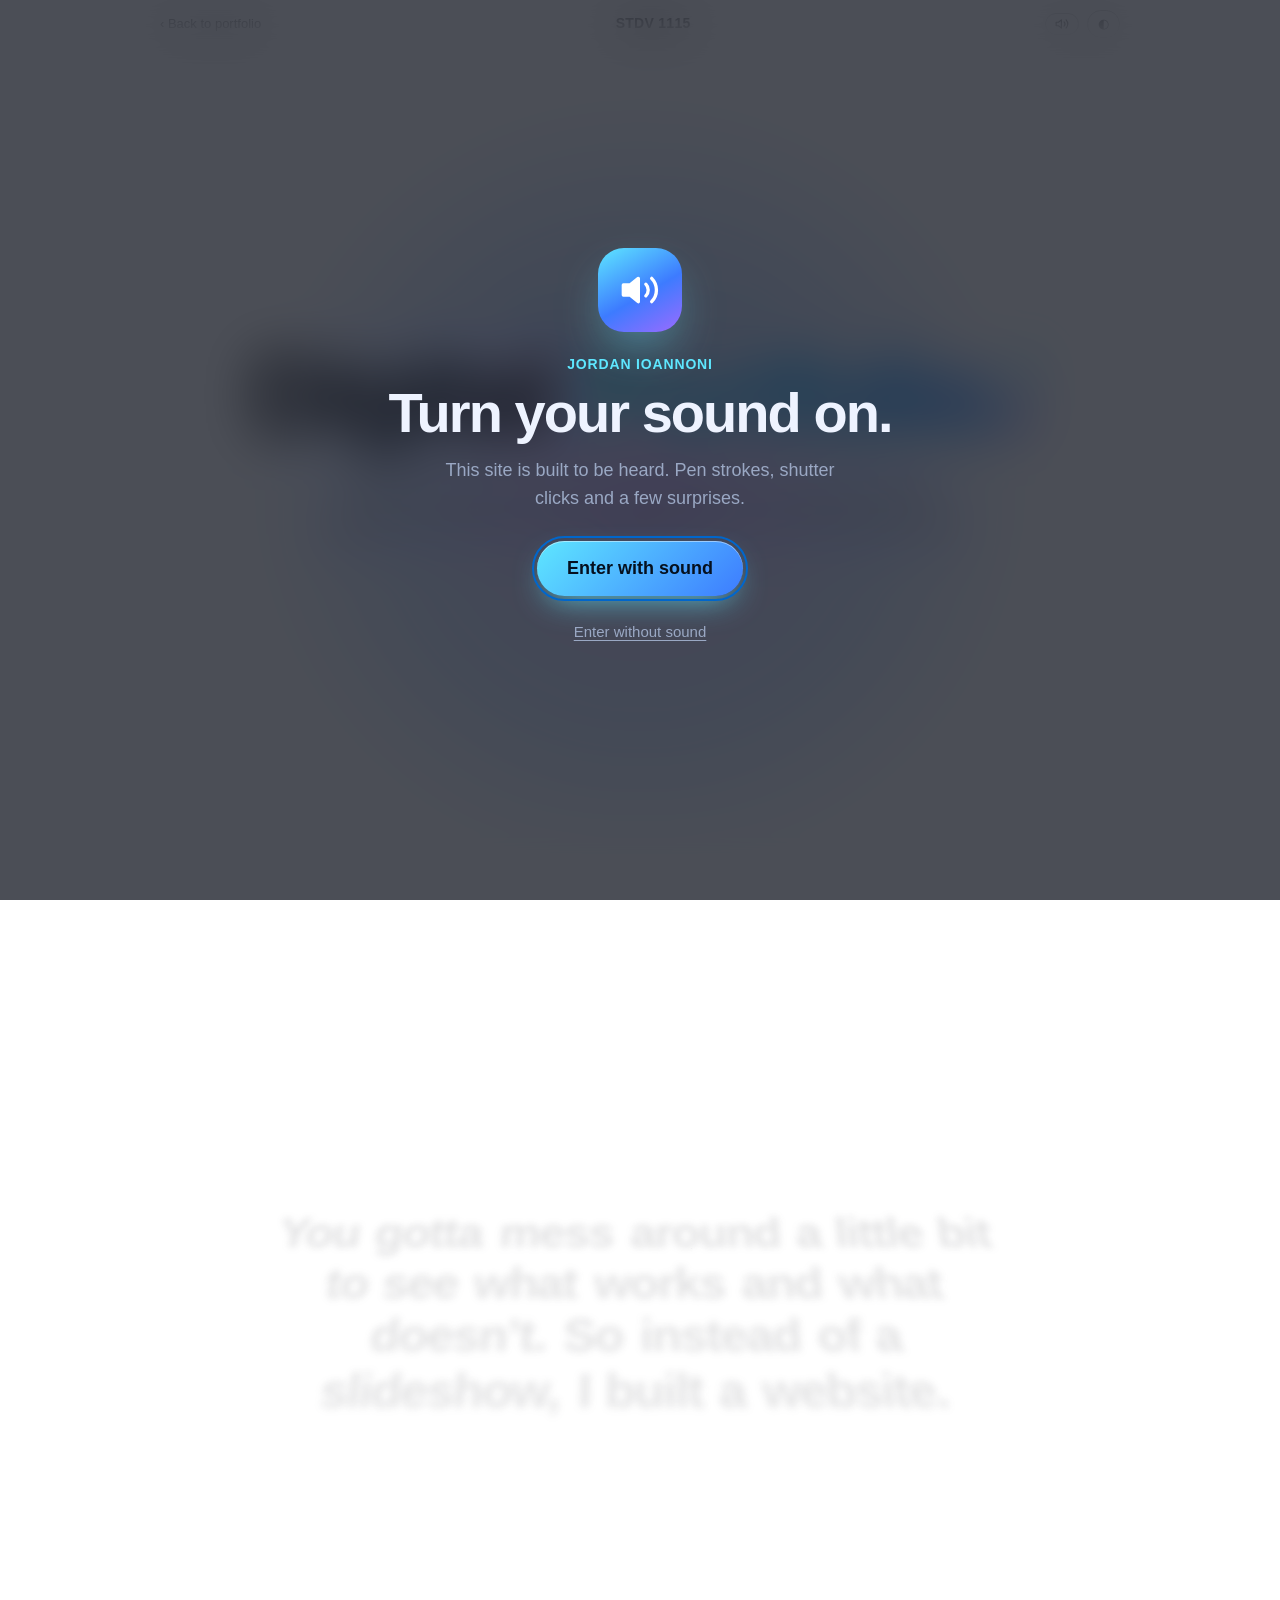
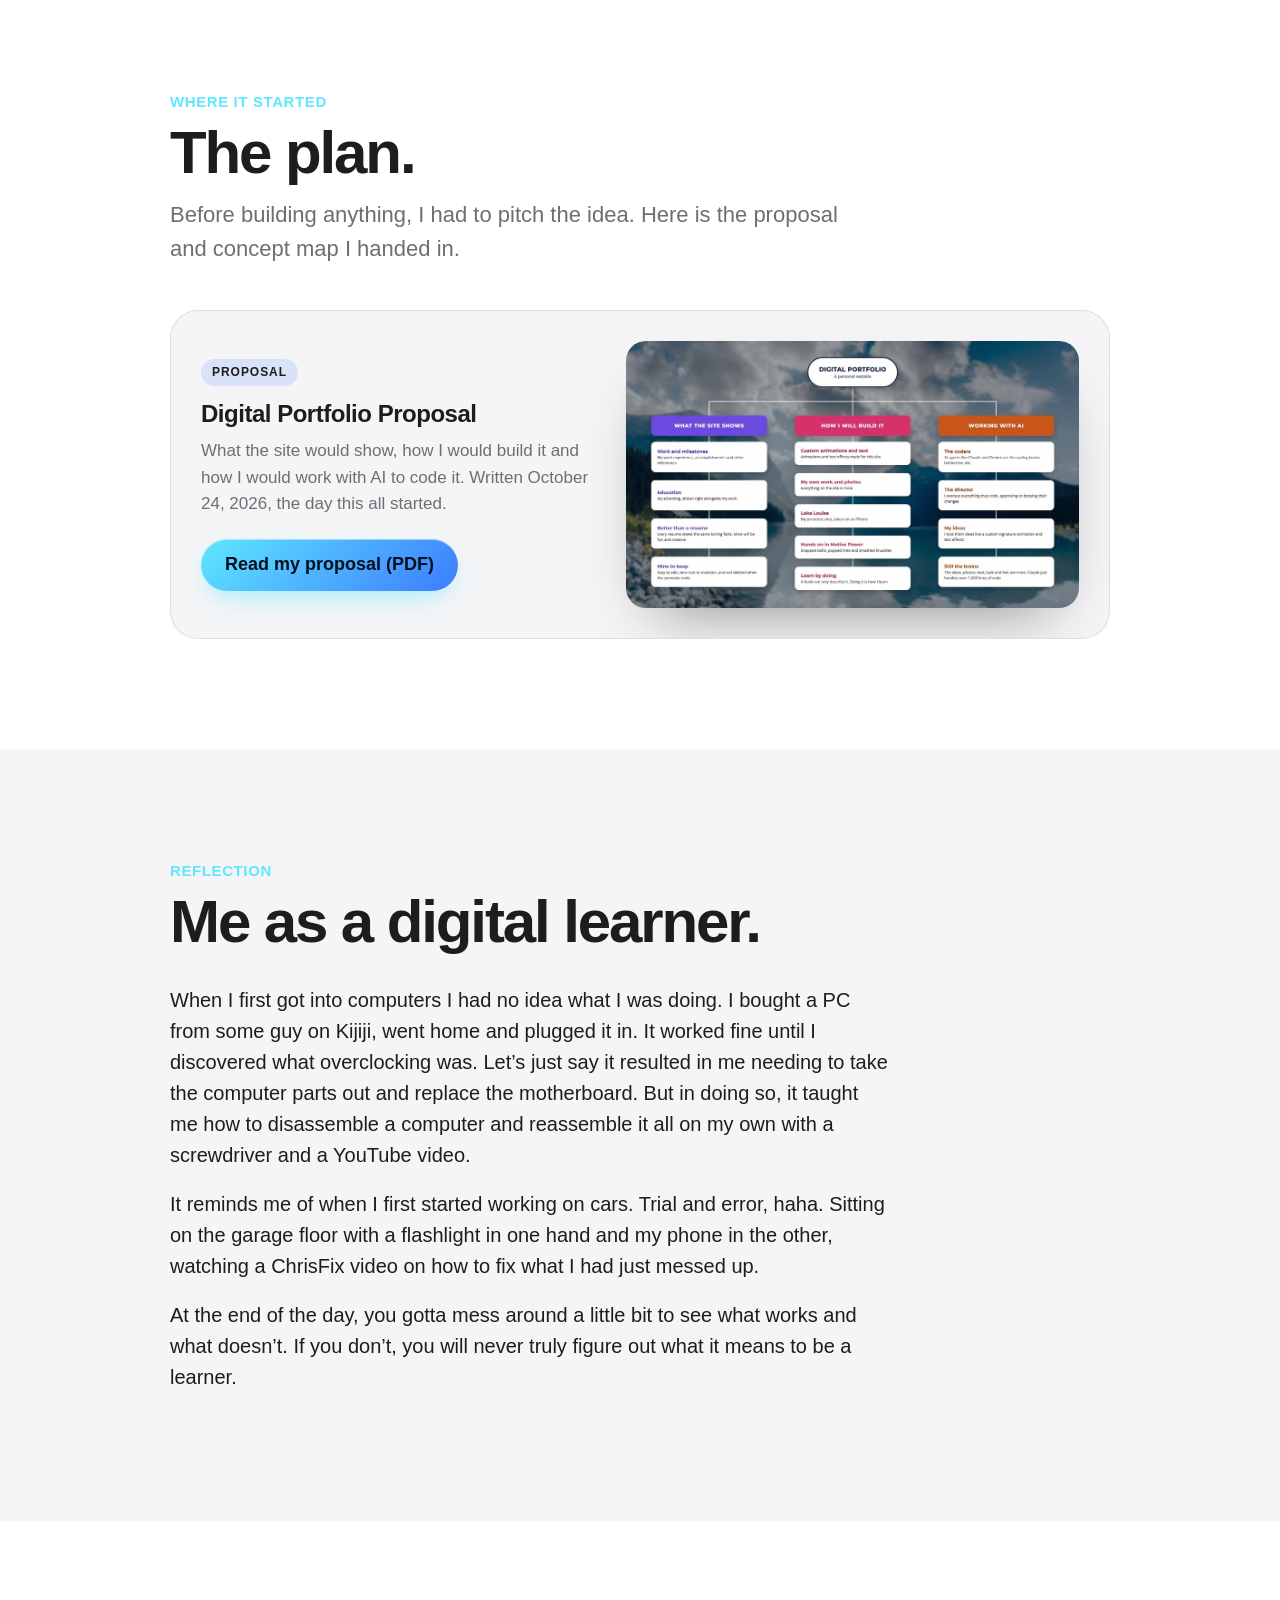
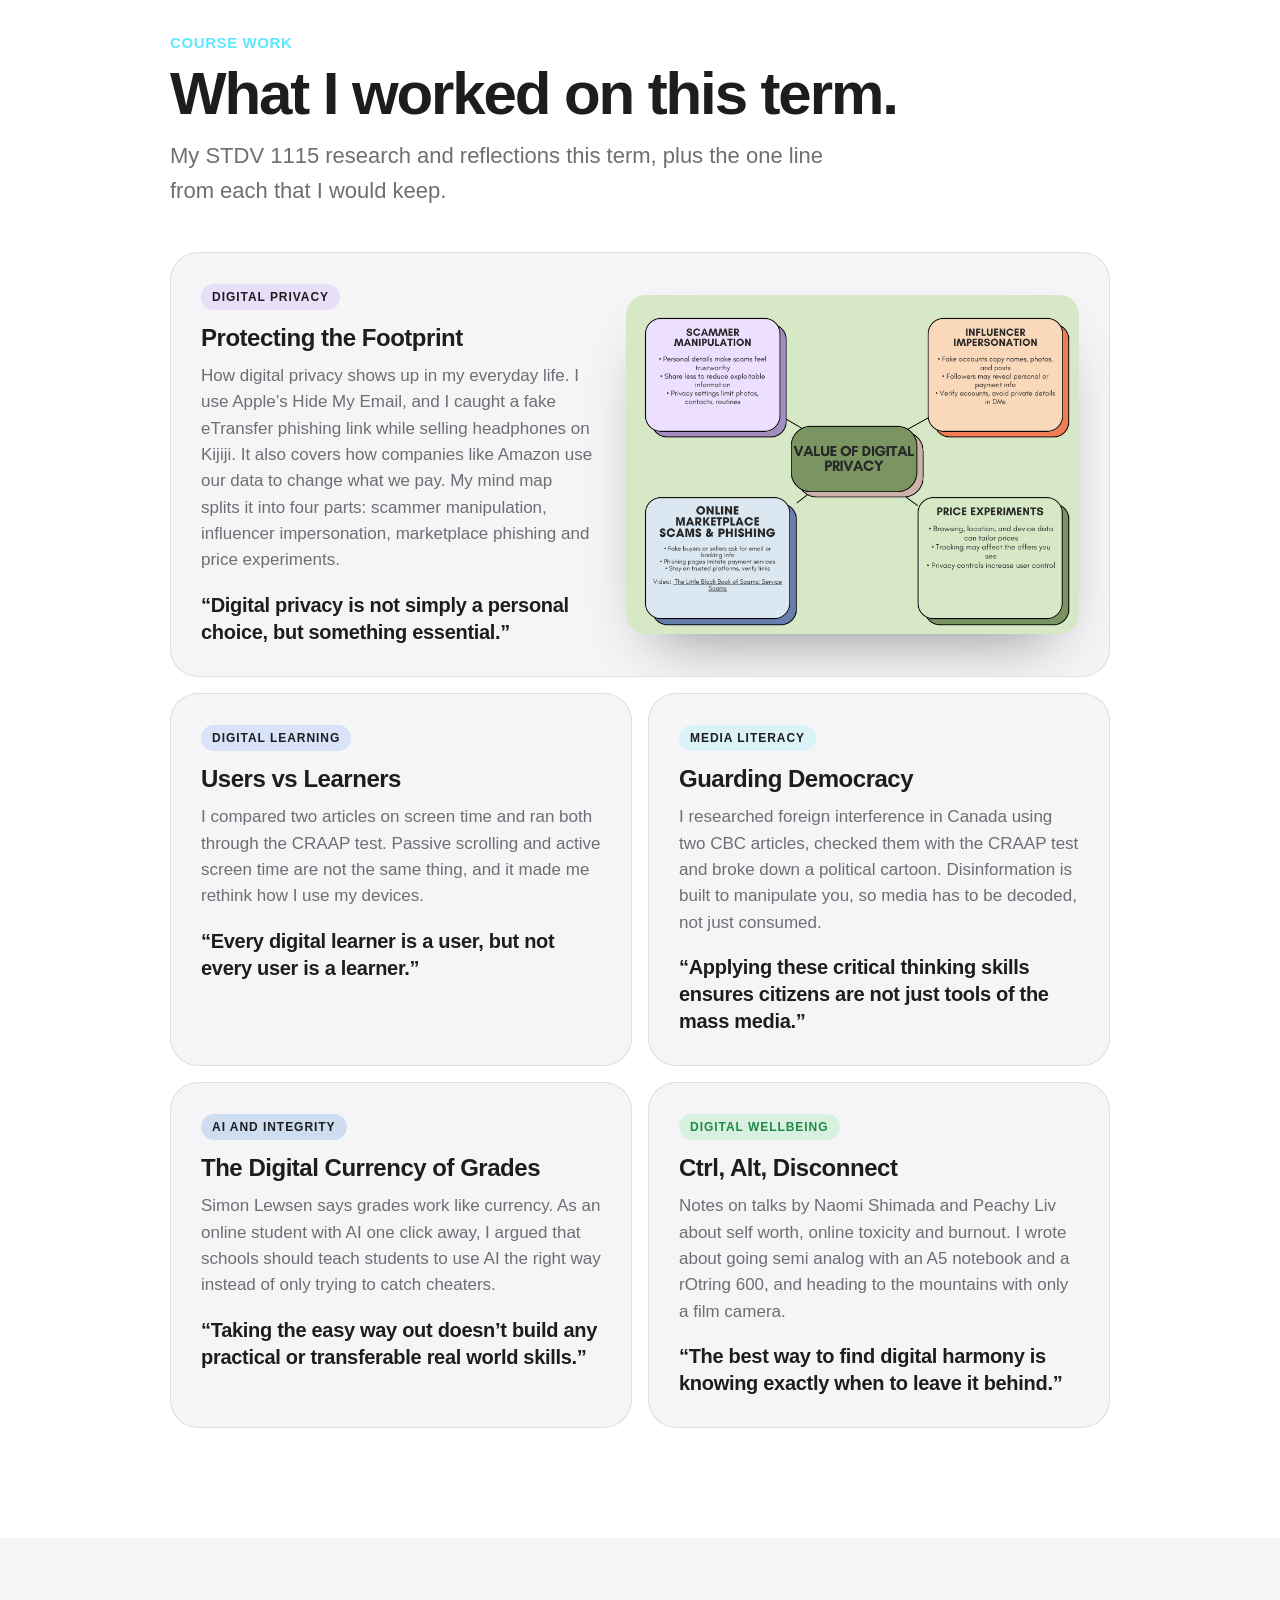
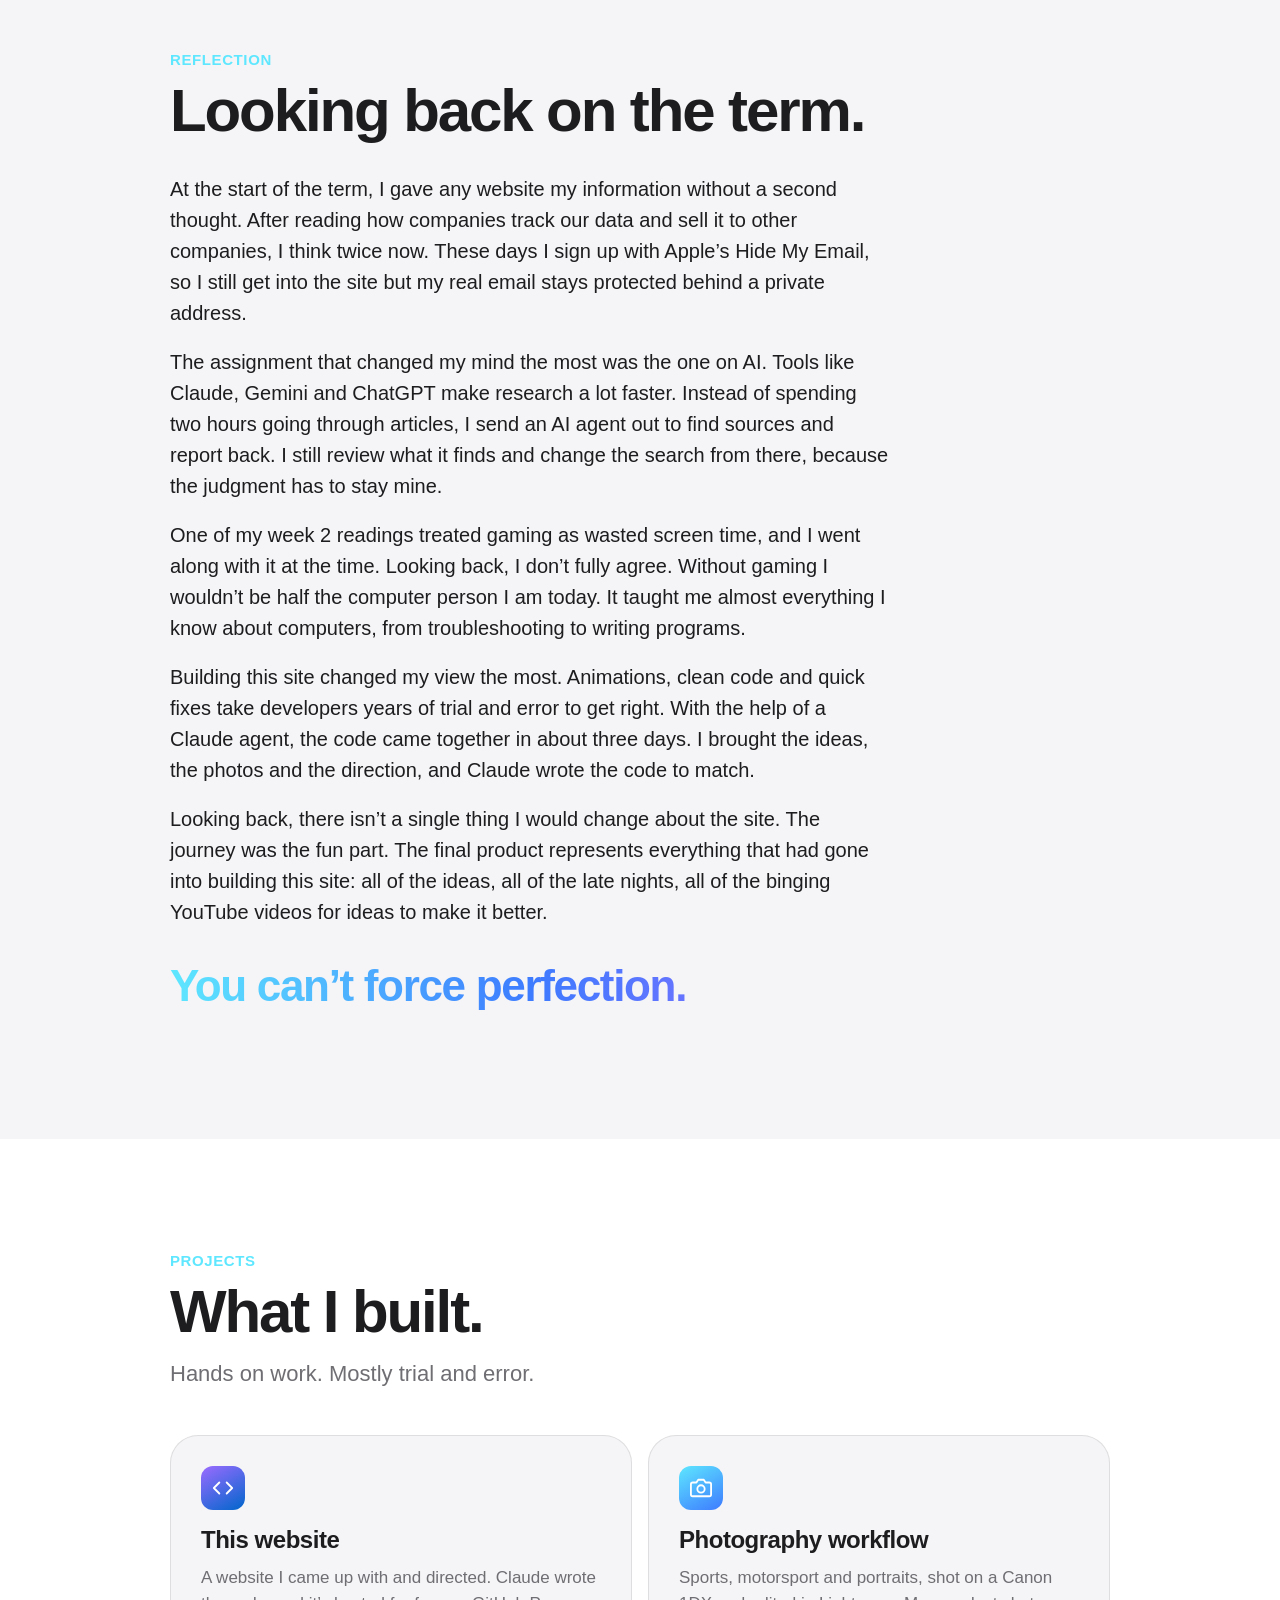
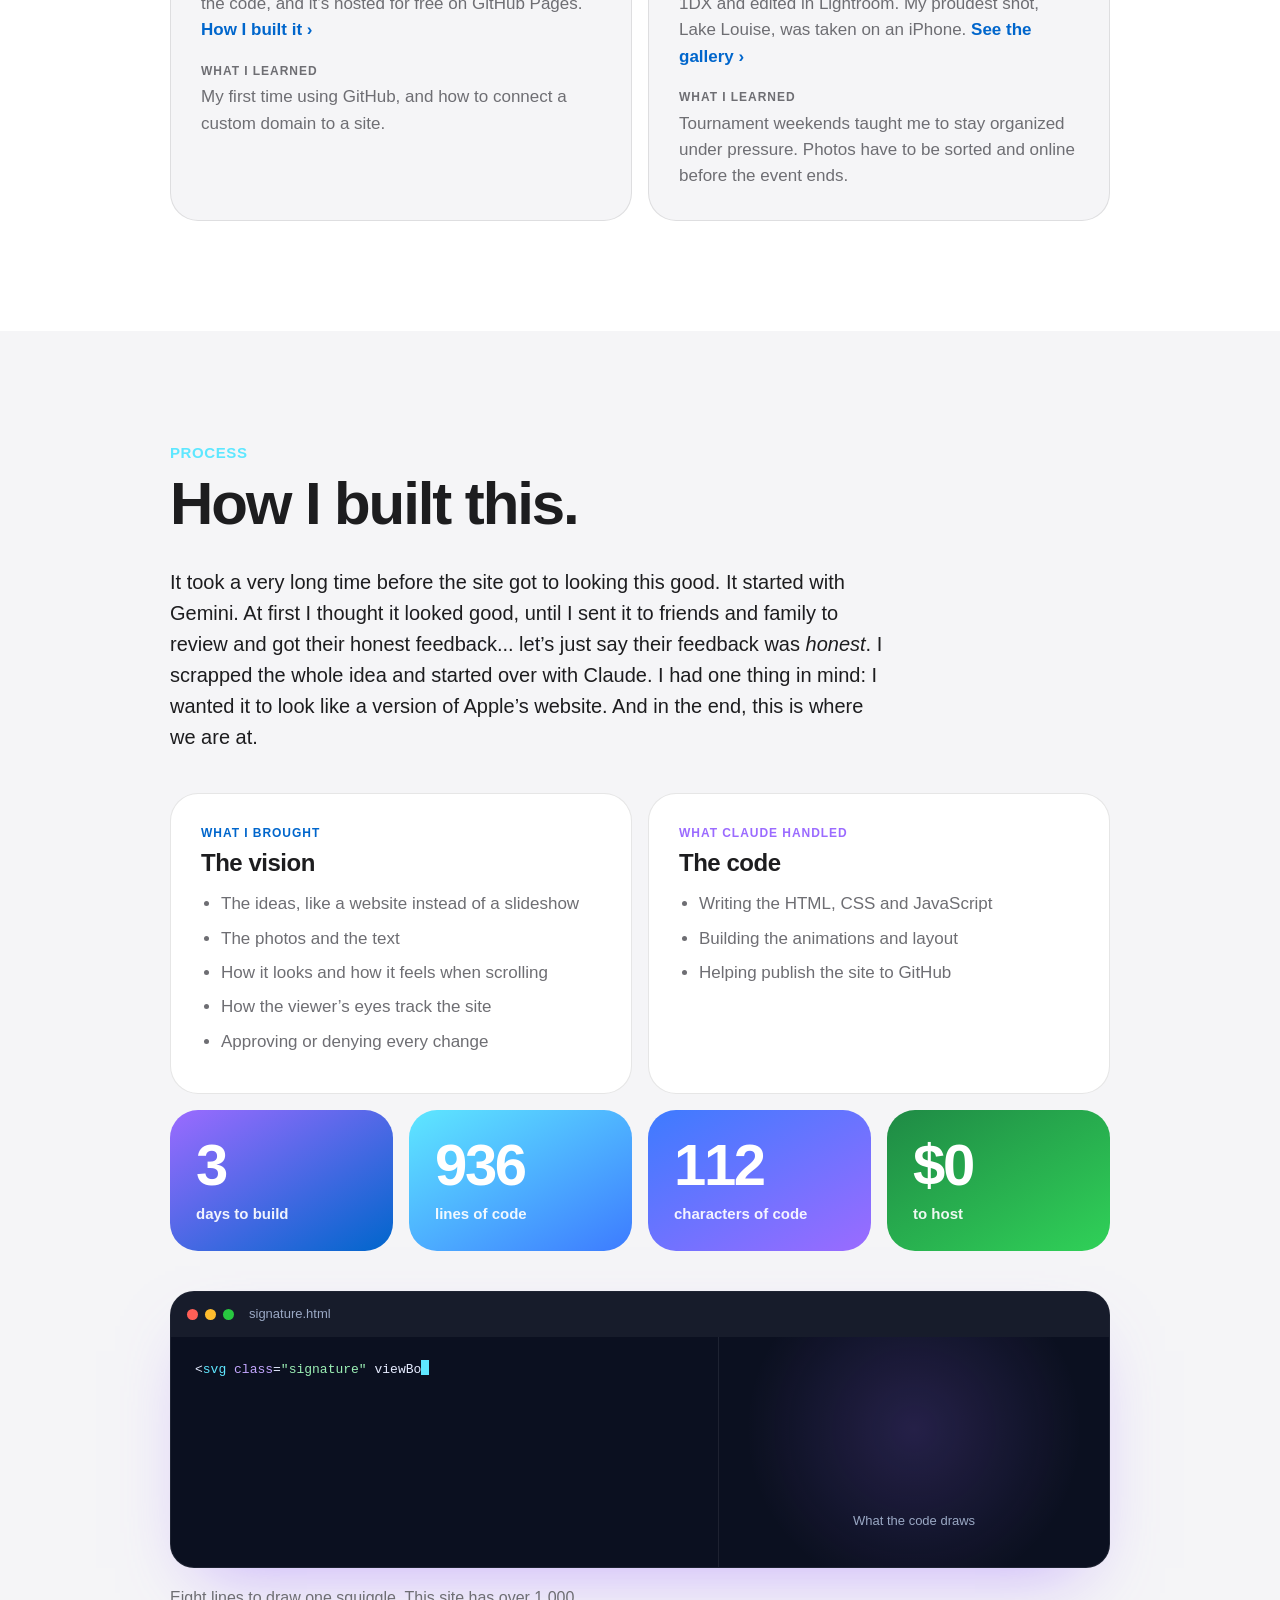
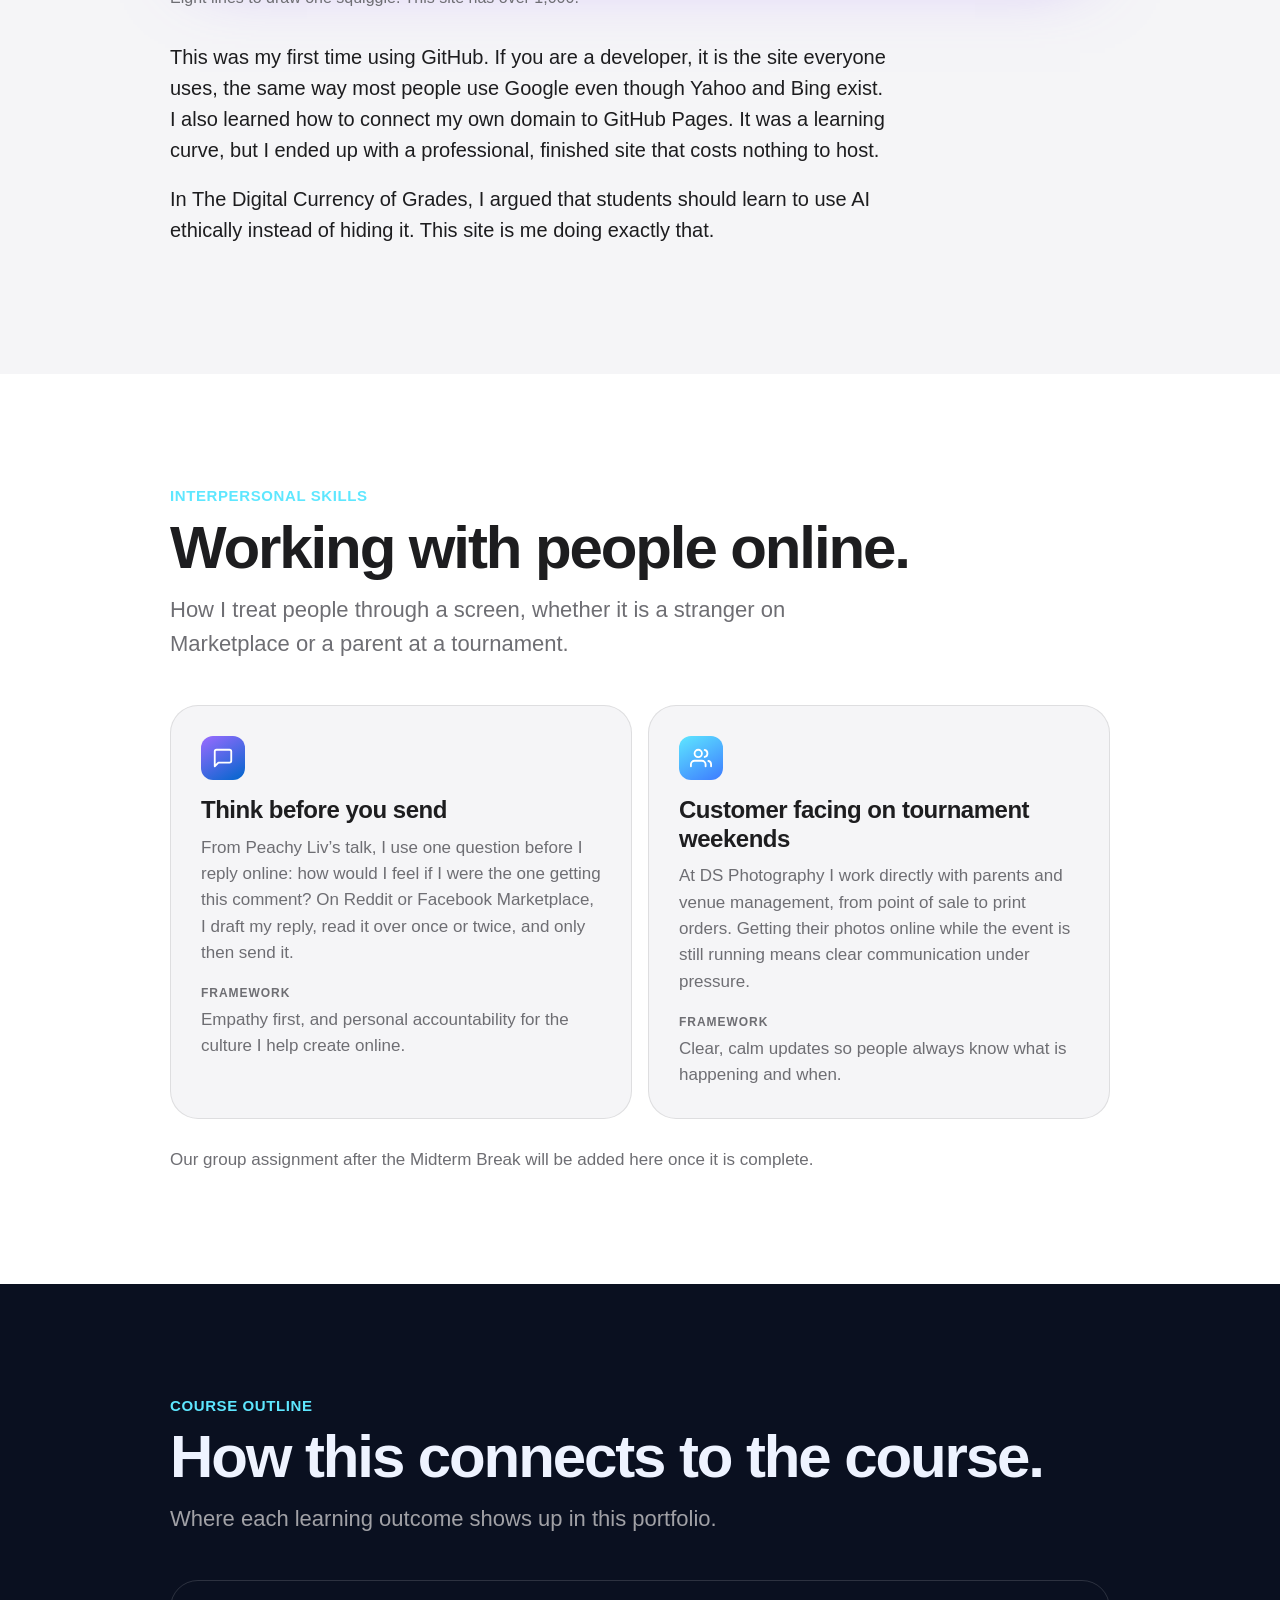
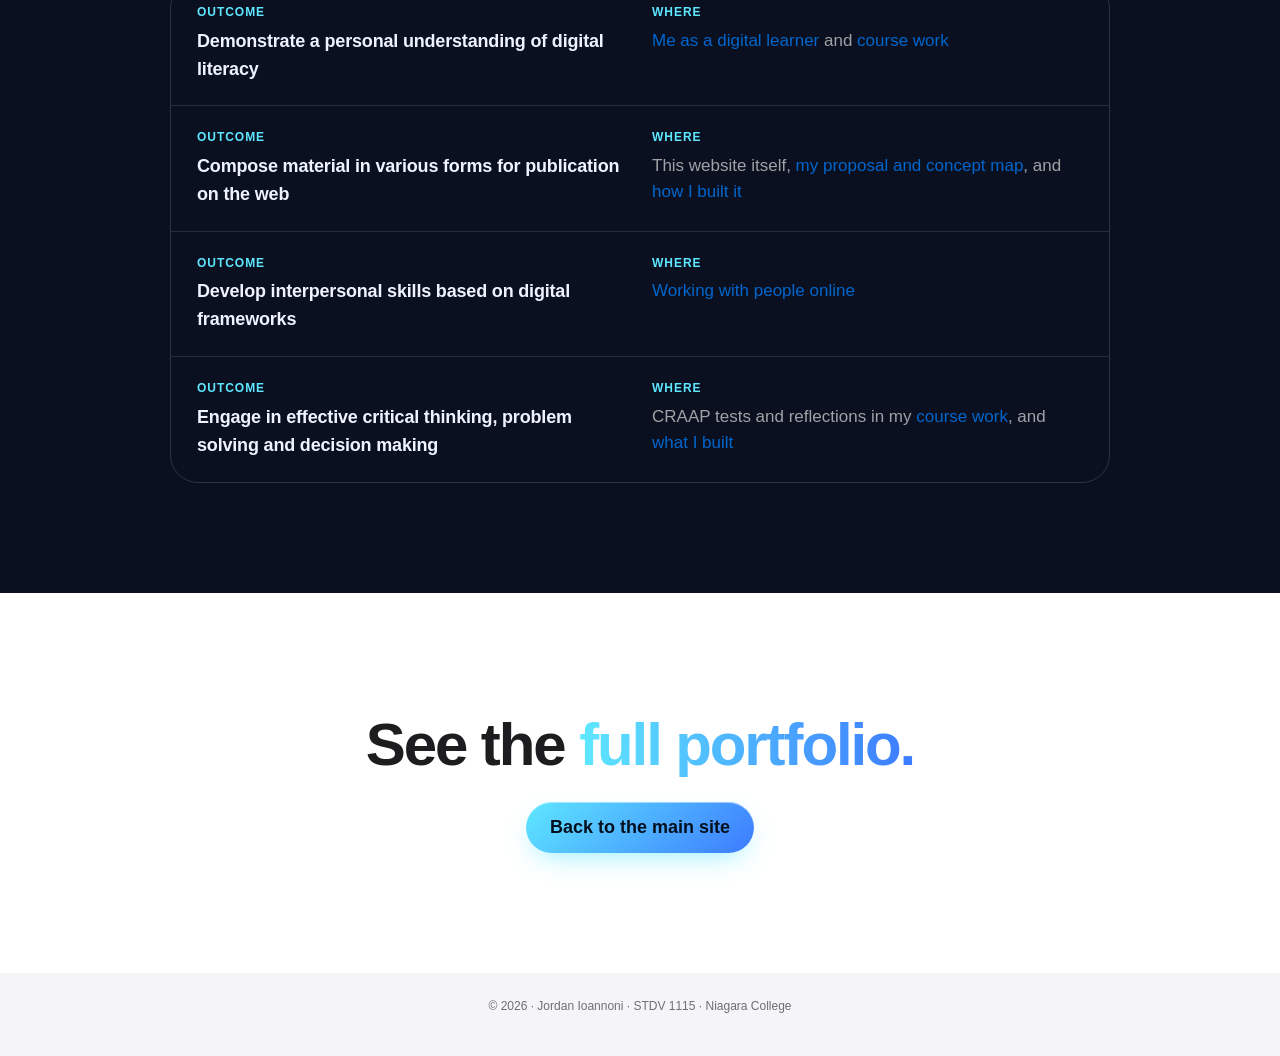
<file: stdv1115.html>
<!DOCTYPE html>
<html lang="en">
<head>
<meta charset="utf-8">
<meta name="viewport" content="width=device-width, initial-scale=1, viewport-fit=cover">
<title>STDV 1115 Digital Portfolio | Jordan Ioannoni</title>
<meta name="description" content="Course page for Jordan Ioannoni's STDV 1115 digital portfolio at Niagara College.">
<meta name="robots" content="noindex">
<meta name="theme-color" content="#0a1020">
<link rel="icon" href="/favicon.png" type="image/png">
<script>try{document.documentElement.dataset.theme=localStorage.getItem("ji-home-theme")||"dark"}catch(e){document.documentElement.dataset.theme="dark"}</script>
<style>
:root{--g1:#5ee7ff;--g2:#3d7bff;--g3:#9b6bff;--dk:#0a1020;--bg:#fff;--alt:#f5f5f7;--ink:#1d1d1f;--mute:#6e6e73;--link:#0066cc;--nav:rgba(255,255,255,.72);--dim:rgba(110,110,115,.35);--line:rgba(128,128,128,.25);color-scheme:light}
@media (prefers-color-scheme:dark){:root:not([data-theme="light"]){--bg:#0a1020;--alt:#111a2e;--ink:#eef3ff;--mute:#9aa8c4;--link:#5ab4ff;--nav:rgba(10,16,32,.78);--dk:#060a15;--dim:rgba(154,168,196,.22);color-scheme:dark}}
:root[data-theme="dark"]{--bg:#0a1020;--alt:#111a2e;--ink:#eef3ff;--mute:#9aa8c4;--link:#5ab4ff;--nav:rgba(10,16,32,.78);--dk:#060a15;--dim:rgba(154,168,196,.22);color-scheme:dark}
*{box-sizing:border-box}
html{scroll-padding-top:64px}
body{margin:0;background:var(--bg);color:var(--ink);font:17px/1.55 -apple-system,"SF Pro Display","Helvetica Neue",Helvetica,Arial,sans-serif;-webkit-font-smoothing:antialiased;overflow-x:hidden}
a{color:var(--link);text-decoration:none}
:focus-visible{outline:2px solid var(--link);outline-offset:3px}
#sp{position:fixed;top:0;left:0;right:0;height:3px;background:linear-gradient(90deg,var(--g1),var(--g2),var(--g3));transform-origin:0 50%;transform:scaleX(0);z-index:45}
nav{position:sticky;top:0;z-index:40;height:48px;display:flex;align-items:center;justify-content:space-between;gap:16px;padding:0 max(16px,calc(50% - 480px));background:var(--nav);backdrop-filter:saturate(180%) blur(20px);-webkit-backdrop-filter:saturate(180%) blur(20px);font-size:13px;transition:box-shadow .3s}
nav.sc{box-shadow:0 1px 0 var(--line)}
nav a{color:var(--ink);opacity:.85}nav a:hover{opacity:1}
nav .code{font-weight:700;font-size:14px;letter-spacing:.02em}
nav button{background:none;border:1px solid rgba(128,128,128,.4);color:var(--ink);border-radius:99px;padding:3px 10px;font:inherit;cursor:pointer}
.wrap{max-width:980px;margin:0 auto;padding:0 20px}
.eyebrow{color:var(--g1);font-weight:600;font-size:15px;letter-spacing:.04em;text-transform:uppercase;margin:0 0 8px}
h1,h2,h3{margin:0;letter-spacing:-.035em;line-height:1.05;font-weight:700}
h1{font-size:clamp(44px,10vw,108px)}h2{font-size:clamp(32px,5.6vw,60px)}h3{font-size:24px;letter-spacing:-.02em;line-height:1.2}
.grad{background:linear-gradient(90deg,var(--g1),var(--g2),var(--g3),var(--g1));background-size:300% 100%;-webkit-background-clip:text;background-clip:text;color:transparent;animation:flow 8s linear infinite}
@keyframes flow{to{background-position:300% 0}}
.hero{min-height:88vh;display:flex;flex-direction:column;justify-content:center;text-align:center;padding:80px 20px;position:relative;overflow:hidden}
.hero::before{content:"";position:absolute;left:50%;top:55%;width:820px;height:820px;margin:-410px;background:radial-gradient(circle,color-mix(in srgb,var(--g3) 28%,transparent),color-mix(in srgb,var(--g2) 14%,transparent) 40%,transparent 68%);animation:pulse 6s ease-in-out infinite;pointer-events:none}
@keyframes pulse{50%{transform:scale(1.2);opacity:.7}}
.hero>*{position:relative}
.hero .lead{max-width:640px;margin:20px auto 0;color:var(--mute);font-size:clamp(19px,2.6vw,24px);letter-spacing:-.01em}
.pills{display:flex;gap:8px;justify-content:center;flex-wrap:wrap;margin-top:30px}
.pills a{font-size:14px;border:1px solid rgba(128,128,128,.35);border-radius:99px;padding:6px 15px;color:var(--ink);background:var(--bg);transition:all .3s}
.pills a:hover{background:var(--ink);color:var(--bg)}
.words{height:260vh}
.stick{position:sticky;top:0;height:100vh;display:grid;place-items:center;overflow:hidden}
.words p{max-width:900px;margin:0;padding:0 24px;font-size:clamp(28px,5.2vw,56px);line-height:1.12;font-weight:700;letter-spacing:-.03em;text-align:center}
.words span{color:var(--dim);transition:color .5s}.words span.on{color:var(--ink)}
.words .stick{perspective:900px}
.words .stick::before{content:"";position:absolute;left:50%;top:50%;width:1100px;height:1100px;margin:-550px;border-radius:50%;background:radial-gradient(circle,color-mix(in srgb,var(--g2) 34%,transparent),color-mix(in srgb,var(--g3) 14%,transparent) 42%,transparent 68%);opacity:calc(var(--wp,0) * 1.4);transform:scale(calc(.55 + var(--wp,0) * .6));pointer-events:none}
.words p{position:relative;transform:rotateX(calc((1 - var(--wp,0)) * 22deg)) scale(calc(.9 + var(--wp,0) * .14));transform-origin:50% 60%;will-change:transform}
.words span{display:inline-block;white-space:pre;color:var(--dim);opacity:.55;filter:blur(5px);transform:translateY(.32em) scale(.96);transition:color .6s,opacity .6s,filter .7s,transform .8s cubic-bezier(.16,1,.3,1),text-shadow .8s}
.words span.on{color:var(--ink);opacity:1;filter:none;transform:none;text-shadow:0 0 34px color-mix(in srgb,var(--g2) 55%,transparent),0 14px 34px rgba(0,0,0,.45)}
.words span.hl.on{background:linear-gradient(90deg,var(--g1),var(--g2),var(--g3));-webkit-background-clip:text;background-clip:text;color:transparent;text-shadow:none;filter:drop-shadow(0 0 22px color-mix(in srgb,var(--g2) 70%,transparent))}
@media (prefers-reduced-motion:reduce){.words p{transform:none}.words span{filter:none;transform:none}}

section.blk{padding:110px 0}
section.alt{background:var(--alt)}
.dk{background:var(--dk);color:#eef3ff}
.dk .intro{color:#a1a1a6}
.intro{color:var(--mute);max-width:680px;margin:14px 0 0;font-size:clamp(19px,2.4vw,22px)}
.prose{max-width:720px;margin:32px 0 0;font-size:20px}
.prose p{margin:0 0 18px}
.grid{display:grid;grid-template-columns:repeat(auto-fit,minmax(min(100%,380px),1fr));gap:16px;margin-top:44px}
.card{position:relative;overflow:hidden;border-radius:28px;padding:30px;background:var(--alt);border:1px solid rgba(128,128,128,.2);transition:transform .6s cubic-bezier(.16,1,.3,1)}
.card::before{content:"";position:absolute;inset:0;background:radial-gradient(280px circle at var(--mx,50%) var(--my,0%),color-mix(in srgb,var(--g3) 22%,transparent),transparent 70%);opacity:0;transition:opacity .4s;pointer-events:none}
.card:hover{transform:translateY(-6px)}.card:hover::before{opacity:1}
.card>*{position:relative}
.card p{margin:10px 0 0;color:var(--mute);font-size:17px}
.card .ic{width:44px;height:44px;border-radius:12px;display:grid;place-items:center;color:#fff;margin-bottom:16px}
.card .ic svg{width:22px;height:22px}
.i1{background:linear-gradient(150deg,var(--g3),var(--link))}.i2{background:linear-gradient(150deg,var(--g1),var(--g2))}
.card a{font-weight:600}
.card .k{font-size:12px;font-weight:700;letter-spacing:.08em;text-transform:uppercase;color:var(--mute);margin:18px 0 0}
.card .k + p{margin-top:4px}
.split{display:grid;grid-template-columns:repeat(auto-fit,minmax(min(100%,380px),1fr));gap:16px;margin-top:40px}
.split ul{margin:14px 0 0;padding-left:20px;color:var(--mute);font-size:17px}.split li{margin:8px 0}
.split .who{font-size:12px;font-weight:700;letter-spacing:.08em;text-transform:uppercase;margin:0 0 6px}
.card .w1{color:var(--link)}.card .w2{color:var(--g3)}
section.alt .card{background:var(--bg)}
.cw{display:grid;grid-template-columns:repeat(auto-fit,minmax(min(100%,380px),1fr));gap:16px;margin-top:44px}
.cw .wide{grid-column:1/-1;display:grid;grid-template-columns:1fr 1.15fr;gap:32px;align-items:center}
@media (max-width:820px){.cw .wide{grid-template-columns:1fr}}
.tag{display:inline-block;font-size:12px;font-weight:700;letter-spacing:.08em;text-transform:uppercase;padding:4px 11px;border-radius:99px;margin:0 0 14px}
.t1{background:color-mix(in srgb,var(--g3) 16%,transparent);color:var(--ink)}.t2{background:color-mix(in srgb,var(--g2) 16%,transparent);color:var(--ink)}.t3{background:color-mix(in srgb,var(--g1) 18%,transparent);color:var(--ink)}.t4{background:color-mix(in srgb,var(--link) 16%,transparent);color:var(--ink)}.t5{background:rgba(48,209,88,.15);color:#1f8a45}
.card .take{margin:18px 0 0;color:var(--ink);font-size:20px;font-weight:600;letter-spacing:-.015em;line-height:1.35}
.card .src{font-size:13px;margin-top:10px}
.map{display:block;border-radius:20px;overflow:hidden;box-shadow:0 30px 60px -30px rgba(0,0,0,.45);cursor:zoom-in}
.map img{display:block;width:100%;height:auto;transition:transform 1.2s cubic-bezier(.16,1,.3,1)}
.map:hover img{transform:scale(1.03)}
.tbl{margin-top:44px;border-radius:28px;overflow:hidden;border:1px solid rgba(255,255,255,.14)}
.row{display:grid;grid-template-columns:1fr 1fr;gap:24px;padding:22px 26px;border-top:1px solid rgba(255,255,255,.12)}
.row:first-child{border-top:0}
.row b{font-size:18px;letter-spacing:-.01em}
.row span{color:#a1a1a6}
.row a{color:var(--link)}
.row small{display:block;font-size:12px;font-weight:700;letter-spacing:.08em;text-transform:uppercase;color:var(--g1);margin-bottom:6px}
@media (max-width:640px){.row{grid-template-columns:1fr;gap:6px}}
.cta{padding:120px 20px;text-align:center}
.btn{display:inline-block;background:var(--link);color:#fff;padding:12px 24px;border-radius:99px;font-size:18px;margin-top:26px;transition:transform .3s}
.btn:hover{transform:scale(1.06)}
footer{background:var(--alt);color:var(--mute);font-size:12px;padding:24px 20px 40px;text-align:center}
.rv{opacity:0;transform:translateY(60px) scale(.97);transition:opacity 1s cubic-bezier(.16,1,.3,1) var(--d,0s),transform 1.1s cubic-bezier(.16,1,.3,1) var(--d,0s)}
.rv.in{opacity:1;transform:none}
@media (prefers-reduced-motion:reduce){*{animation:none!important;transition:none!important}.rv{opacity:1;transform:none}}
/* brighter buttons */
.btn:not(.o){background:linear-gradient(135deg,var(--g1),var(--g2));color:#05101f;font-weight:600;box-shadow:0 10px 28px -10px color-mix(in srgb,var(--g1) 75%,transparent),inset 0 1px 0 rgba(255,255,255,.45);transition:transform .3s,box-shadow .3s}
.btn:not(.o):hover{box-shadow:0 14px 36px -10px color-mix(in srgb,var(--g1) 95%,transparent),inset 0 1px 0 rgba(255,255,255,.45)}
.btn.o{background:color-mix(in srgb,var(--g1) 10%,transparent);color:var(--ink);box-shadow:inset 0 0 0 1px color-mix(in srgb,var(--g1) 45%,transparent)}
.btn.o:hover{background:color-mix(in srgb,var(--g1) 18%,transparent)}
.svc a,.links a{color:var(--g1)}
.avail{border-color:color-mix(in srgb,var(--g1) 45%,transparent)}
:root[data-theme="light"] .svc a,:root[data-theme="light"] .links a{color:var(--link)}
/* typing title */
.caret{display:inline-block;width:.07em;height:.82em;margin-left:.06em;vertical-align:-.04em;border-radius:2px;background:linear-gradient(var(--g1),var(--g3));animation:blink 1s steps(1) infinite;transition:opacity .6s}
.caret.off{opacity:0}
@keyframes blink{50%{opacity:0}}
h1.typed{cursor:pointer;min-height:1.05em}
.hero::before{left:var(--hx,50%);top:var(--hy,55%);transition:left 1.2s cubic-bezier(.16,1,.3,1),top 1.2s cubic-bezier(.16,1,.3,1)}
nav .r{display:flex;gap:8px;align-items:center}
#snd{padding:3px 9px;line-height:0}#snd svg{width:14px;height:14px}
#snd[aria-pressed="false"] .wv{display:none}#snd[aria-pressed="true"] .x{display:none}
/* card tilt */
@media (hover:hover){.card:hover{transform:perspective(900px) rotateX(var(--rx,0deg)) rotateY(var(--ry,0deg)) translateY(-6px)}}
/* stats */
.stats{display:grid;grid-template-columns:repeat(4,1fr);gap:16px;margin-top:16px}
.stat{border-radius:28px;padding:26px;color:#fff;position:relative;overflow:hidden}
.stat:nth-child(1){background:linear-gradient(150deg,var(--g3),var(--link))}.stat:nth-child(2){background:linear-gradient(150deg,var(--g1),var(--g2))}.stat:nth-child(3){background:linear-gradient(150deg,var(--g2),var(--g3))}.stat:nth-child(4){background:linear-gradient(150deg,#1f8a45,#30d158)}
.stat b{display:block;font-size:clamp(40px,5vw,58px);line-height:1;letter-spacing:-.04em;font-variant-numeric:tabular-nums}
.stat span{display:block;margin-top:8px;font-size:15px;font-weight:600;opacity:.92}
@media (max-width:820px){.stats{grid-template-columns:repeat(2,1fr)}}
/* code demo */
.codebox{margin-top:40px;border-radius:24px;overflow:hidden;background:#0b1020;color:#e6ecff;box-shadow:0 30px 70px -30px color-mix(in srgb,var(--g3) 55%,transparent);border:1px solid rgba(255,255,255,.08)}
.cbar{display:flex;align-items:center;gap:7px;padding:12px 16px;background:rgba(255,255,255,.05);font-size:13px;color:#9aa8c4}
.cbar i{width:11px;height:11px;border-radius:50%;background:#ff5f57}.cbar i:nth-child(2){background:#febc2e}.cbar i:nth-child(3){background:#28c840}.cbar span{margin-left:8px}
.cgrid{display:grid;grid-template-columns:1.4fr 1fr}
#code{margin:0;padding:22px 24px;min-height:230px;font:13px/1.7 ui-monospace,Menlo,Consolas,monospace;white-space:pre-wrap;word-break:break-word}
#code .k{color:#5ee7ff}#code .a{color:#c4a7ff}#code .v{color:#9cf0b5}
#code::after{content:"";display:inline-block;width:8px;height:15px;background:#5ee7ff;vertical-align:-2px;animation:blink 1s steps(1) infinite}
.sigdemo{display:grid;place-items:center;padding:20px;border-left:1px solid rgba(255,255,255,.08);background:radial-gradient(circle at 50% 40%,rgba(155,107,255,.18),transparent 70%)}
.sigdemo svg{width:100%;max-width:340px}
.sigdemo path{fill:none;stroke:url(#sg);stroke-width:4;stroke-linecap:round;stroke-dasharray:700;stroke-dashoffset:700}
.sigdemo.go path{transition:stroke-dashoffset 3s ease;stroke-dashoffset:0}
.sigdemo p{margin:6px 0 0;font-size:13px;color:#9aa8c4;text-align:center}
@media (max-width:760px){.cgrid{grid-template-columns:1fr}.sigdemo{border-left:0;border-top:1px solid rgba(255,255,255,.08)}#code{min-height:0}}
/* outcomes stagger */
.tbl .row{opacity:0;transform:translateX(-28px);transition:opacity .7s,transform .8s cubic-bezier(.16,1,.3,1)}
.tbl.in .row{opacity:1;transform:none}
.tbl.in .row:nth-child(2){transition-delay:.15s}.tbl.in .row:nth-child(3){transition-delay:.3s}.tbl.in .row:nth-child(4){transition-delay:.45s}
@media (prefers-reduced-motion:reduce){.tbl .row{opacity:1;transform:none}.sigdemo path{stroke-dashoffset:0}.caret{display:none}}
.prose .close{margin-top:34px;font-size:clamp(28px,4.4vw,44px);font-weight:700;letter-spacing:-.03em;line-height:1.1;background:linear-gradient(90deg,var(--g1),var(--g2),var(--g3));-webkit-background-clip:text;background-clip:text;color:transparent}
</style>
</head>
<body>
<script src="sfx.js"></script>
<div id="sp"></div>
<nav id="nav"><a href="/portfolio">‹ Back to portfolio</a><span class="code">STDV 1115</span><span class="r"><button id="snd" data-own aria-label="Typing sounds" aria-pressed="true" title="Typing sounds"><svg viewBox="0 0 24 24" fill="none" stroke="currentColor" stroke-width="2" stroke-linecap="round" stroke-linejoin="round" aria-hidden="true"><path d="M11 5 6 9H2v6h4l5 4z"/><path class="wv" d="M15.5 8.5a5 5 0 0 1 0 7M19 5a10 10 0 0 1 0 14"/><path class="x" d="m23 9-6 6M17 9l6 6"/></svg></button><button id="th" aria-label="Toggle theme">◐</button></span></nav>

<header class="hero">
  <p class="eyebrow rv">STDV 1115 · Niagara College</p>
  <h1 class="rv typed" style="--d:.1s" aria-label="Digital Portfolio." title="Click to type it again"><span id="tw" aria-hidden="true"><span>Digital </span><span class="grad">Portfolio.</span></span><span class="caret" aria-hidden="true"></span></h1>
  <p class="lead rv" style="--d:.25s">This is the school side of my portfolio: how I learn, what I worked on this term, what I built and how it all ties back to the course.</p>
</header>

<section class="words" id="statement"><div class="stick"><p id="wp">You gotta mess around a little bit to see what works and what doesn’t. So instead of a slideshow, I built a website.</p></div></section>

<section class="blk" id="plan"><div class="wrap">
  <p class="eyebrow rv">Where it started</p>
  <h2 class="rv" style="--d:.1s">The plan.</h2>
  <p class="intro rv" style="--d:.2s">Before building anything, I had to pitch the idea. Here is the proposal and concept map I handed in.</p>
  <div class="cw">
    <div class="card wide rv">
      <div><span class="tag t2">Proposal</span><h3>Digital Portfolio Proposal</h3><p>What the site would show, how I would build it and how I would work with AI to code it. Written October 24, 2026, the day this all started.</p><p style="margin-top:22px"><a class="btn" href="stdv1115-assets/proposal.pdf" target="_blank" rel="noopener" style="margin-top:0">Read my proposal (PDF)</a></p></div>
      <a class="map" href="stdv1115-assets/concept-map.jpg" target="_blank" rel="noopener" aria-label="Open the portfolio concept map full size"><img src="stdv1115-assets/concept-map.jpg" alt="Concept map titled Digital Portfolio with three branches: what the site shows, how I will build it, and working with AI" loading="lazy"></a>
    </div>
  </div>
</div></section>

<section class="blk alt" id="learner"><div class="wrap">
  <p class="eyebrow rv">Reflection</p>
  <h2 class="rv" style="--d:.1s">Me as a digital learner.</h2>
  <div class="prose">
    <p class="rv" style="--d:.15s">When I first got into computers I had no idea what I was doing. I bought a PC from some guy on Kijiji, went home and plugged it in. It worked fine until I discovered what overclocking was. Let’s just say it resulted in me needing to take the computer parts out and replace the motherboard. But in doing so, it taught me how to disassemble a computer and reassemble it all on my own with a screwdriver and a YouTube video.</p>
    <p class="rv" style="--d:.2s">It reminds me of when I first started working on cars. Trial and error, haha. Sitting on the garage floor with a flashlight in one hand and my phone in the other, watching a ChrisFix video on how to fix what I had just messed up.</p>
    <p class="rv" style="--d:.25s">At the end of the day, you gotta mess around a little bit to see what works and what doesn’t. If you don’t, you will never truly figure out what it means to be a learner.</p>
  </div>
</div></section>

<section class="blk" id="coursework"><div class="wrap">
  <p class="eyebrow rv">Course work</p>
  <h2 class="rv" style="--d:.1s">What I worked on this term.</h2>
  <p class="intro rv" style="--d:.2s">My STDV 1115 research and reflections this term, plus the one line from each that I would keep.</p>
  <div class="cw">
    <div class="card wide rv">
      <div><span class="tag t1">Digital privacy</span><h3>Protecting the Footprint</h3><p>How digital privacy shows up in my everyday life. I use Apple’s Hide My Email, and I caught a fake eTransfer phishing link while selling headphones on Kijiji. It also covers how companies like Amazon use our data to change what we pay. My mind map splits it into four parts: scammer manipulation, influencer impersonation, marketplace phishing and price experiments.</p><p class="take">“Digital privacy is not simply a personal choice, but something essential.”</p></div>
      <a class="map" href="stdv1115-assets/privacy-mind-map.jpg" target="_blank" rel="noopener" aria-label="Open the Value of Digital Privacy mind map full size"><img src="stdv1115-assets/privacy-mind-map.jpg" alt="Mind map titled Value of Digital Privacy with four branches: scammer manipulation, influencer impersonation, online marketplace scams and phishing, and price experiments" loading="lazy"></a>
    </div>
    <div class="card rv"><span class="tag t2">Digital learning</span><h3>Users vs Learners</h3><p>I compared two articles on screen time and ran both through the CRAAP test. Passive scrolling and active screen time are not the same thing, and it made me rethink how I use my devices.</p><p class="take">“Every digital learner is a user, but not every user is a learner.”</p></div>
    <div class="card rv" style="--d:.1s"><span class="tag t3">Media literacy</span><h3>Guarding Democracy</h3><p>I researched foreign interference in Canada using two CBC articles, checked them with the CRAAP test and broke down a political cartoon. Disinformation is built to manipulate you, so media has to be decoded, not just consumed.</p><p class="take">“Applying these critical thinking skills ensures citizens are not just tools of the mass media.”</p></div>
    <div class="card rv"><span class="tag t4">AI and integrity</span><h3>The Digital Currency of Grades</h3><p>Simon Lewsen says grades work like currency. As an online student with AI one click away, I argued that schools should teach students to use AI the right way instead of only trying to catch cheaters.</p><p class="take">“Taking the easy way out doesn’t build any practical or transferable real world skills.”</p></div>
    <div class="card rv" style="--d:.1s"><span class="tag t5">Digital wellbeing</span><h3>Ctrl, Alt, Disconnect</h3><p>Notes on talks by Naomi Shimada and Peachy Liv about self worth, online toxicity and burnout. I wrote about going semi analog with an A5 notebook and a rOtring 600, and heading to the mountains with only a film camera.</p><p class="take">“The best way to find digital harmony is knowing exactly when to leave it behind.”</p></div>
  </div>
</div></section>

<section class="blk alt" id="reflection"><div class="wrap">
  <p class="eyebrow rv">Reflection</p>
  <h2 class="rv" style="--d:.1s">Looking back on the term.</h2>
  <div class="prose">
    <p class="rv" style="--d:.15s">At the start of the term, I gave any website my information without a second thought. After reading how companies track our data and sell it to other companies, I think twice now. These days I sign up with Apple’s Hide My Email, so I still get into the site but my real email stays protected behind a private address.</p>
    <p class="rv" style="--d:.15s">The assignment that changed my mind the most was the one on AI. Tools like Claude, Gemini and ChatGPT make research a lot faster. Instead of spending two hours going through articles, I send an AI agent out to find sources and report back. I still review what it finds and change the search from there, because the judgment has to stay mine.</p>
    <p class="rv" style="--d:.15s">One of my week 2 readings treated gaming as wasted screen time, and I went along with it at the time. Looking back, I don’t fully agree. Without gaming I wouldn’t be half the computer person I am today. It taught me almost everything I know about computers, from troubleshooting to writing programs.</p>
    <p class="rv" style="--d:.15s">Building this site changed my view the most. Animations, clean code and quick fixes take developers years of trial and error to get right. With the help of a Claude agent, the code came together in about three days. I brought the ideas, the photos and the direction, and Claude wrote the code to match.</p>
    <p class="rv" style="--d:.15s">Looking back, there isn’t a single thing I would change about the site. The journey was the fun part. The final product represents everything that had gone into building this site: all of the ideas, all of the late nights, all of the binging YouTube videos for ideas to make it better.</p>
    <p class="rv close" style="--d:.2s">You can’t force perfection.</p>
  </div>
</div></section>

<section class="blk" id="projects"><div class="wrap">
  <p class="eyebrow rv">Projects</p>
  <h2 class="rv" style="--d:.1s">What I built.</h2>
  <p class="intro rv" style="--d:.2s">Hands on work. Mostly trial and error.</p>
  <div class="grid">
    <div class="card rv"><div class="ic i1"><svg viewBox="0 0 24 24" fill="none" stroke="currentColor" stroke-width="2" stroke-linecap="round" stroke-linejoin="round" aria-hidden="true"><polyline points="16 18 22 12 16 6"/><polyline points="8 6 2 12 8 18"/></svg></div><h3>This website</h3><p>A website I came up with and directed. Claude wrote the code, and it’s hosted for free on GitHub Pages. <a href="#howbuilt">How I built it ›</a></p><p class="k">What I learned</p><p>My first time using GitHub, and how to connect a custom domain to a site.</p></div>
    <div class="card rv" style="--d:.1s"><div class="ic i2"><svg viewBox="0 0 24 24" fill="none" stroke="currentColor" stroke-width="2" stroke-linecap="round" stroke-linejoin="round" aria-hidden="true"><path d="M23 19a2 2 0 0 1-2 2H3a2 2 0 0 1-2-2V8a2 2 0 0 1 2-2h4l2-3h6l2 3h4a2 2 0 0 1 2 2z"/><circle cx="12" cy="13" r="4"/></svg></div><h3>Photography workflow</h3><p>Sports, motorsport and portraits, shot on a Canon 1DX and edited in Lightroom. My proudest shot, Lake Louise, was taken on an iPhone. <a href="/#work">See the gallery ›</a></p><p class="k">What I learned</p><p>Tournament weekends taught me to stay organized under pressure. Photos have to be sorted and online before the event ends.</p></div>
  </div>
</div></section>

<section class="blk alt" id="howbuilt"><div class="wrap">
  <p class="eyebrow rv">Process</p>
  <h2 class="rv" style="--d:.1s">How I built this.</h2>
  <div class="prose">
    <p class="rv" style="--d:.15s">It took a very long time before the site got to looking this good. It started with Gemini. At first I thought it looked good, until I sent it to friends and family to review and got their honest feedback... let’s just say their feedback was <em>honest</em>. I scrapped the whole idea and started over with Claude. I had one thing in mind: I wanted it to look like a version of Apple’s website. And in the end, this is where we are at.</p>
  </div>
  <div class="split">
    <div class="card rv"><p class="who w1">What I brought</p><h3>The vision</h3><ul><li>The ideas, like a website instead of a slideshow</li><li>The photos and the text</li><li>How it looks and how it feels when scrolling</li><li>How the viewer’s eyes track the site</li><li>Approving or denying every change</li></ul></div>
    <div class="card rv" style="--d:.1s"><p class="who w2">What Claude handled</p><h3>The code</h3><ul><li>Writing the HTML, CSS and JavaScript</li><li>Building the animations and layout</li><li>Helping publish the site to GitHub</li></ul></div>
  </div>
  <div class="stats rv">
    <div class="stat"><b data-n="3">3</b><span>days to build</span></div>
    <div class="stat"><b data-n="1000" data-s="+">1,000+</b><span>lines of code</span></div>
    <div class="stat"><b data-n="120" data-s="K+">120K+</b><span>characters of code</span></div>
    <div class="stat"><b data-n="0" data-p="$">$0</b><span>to host</span></div>
  </div>
  <div class="codebox rv"><div class="cbar"><i></i><i></i><i></i><span>signature.html</span></div><div class="cgrid"><pre id="code" aria-label="Example HTML code that draws a signature animation"></pre><div class="sigdemo" id="sigdemo"><svg viewBox="0 0 400 120" role="img" aria-label="A signature line drawing itself"><defs><linearGradient id="sg"><stop offset="0" stop-color="#5ee7ff"/><stop offset=".5" stop-color="#3d7bff"/><stop offset="1" stop-color="#9b6bff"/></linearGradient></defs><path d="M20 80 C60 10, 90 10, 120 70 S180 120, 220 50 S330 20, 380 70"/></svg><p>What the code draws</p></div></div></div>
  <p class="intro rv" style="margin-top:18px;font-size:16px">Eight lines to draw one squiggle. This site has over 1,000.</p>
  <div class="prose">
    <p class="rv">This was my first time using GitHub. If you are a developer, it is the site everyone uses, the same way most people use Google even though Yahoo and Bing exist. I also learned how to connect my own domain to GitHub Pages. It was a learning curve, but I ended up with a professional, finished site that costs nothing to host.</p>
    <p class="rv">In The Digital Currency of Grades, I argued that students should learn to use AI ethically instead of hiding it. This site is me doing exactly that.</p>
  </div>
</div></section>

<section class="blk" id="people"><div class="wrap">
  <p class="eyebrow rv">Interpersonal skills</p>
  <h2 class="rv" style="--d:.1s">Working with people online.</h2>
  <p class="intro rv" style="--d:.2s">How I treat people through a screen, whether it is a stranger on Marketplace or a parent at a tournament.</p>
  <div class="grid">
    <div class="card rv"><div class="ic i1"><svg viewBox="0 0 24 24" fill="none" stroke="currentColor" stroke-width="2" stroke-linecap="round" stroke-linejoin="round" aria-hidden="true"><path d="M21 15a2 2 0 0 1-2 2H7l-4 4V5a2 2 0 0 1 2-2h14a2 2 0 0 1 2 2z"/></svg></div><h3>Think before you send</h3><p>From Peachy Liv’s talk, I use one question before I reply online: how would I feel if I were the one getting this comment? On Reddit or Facebook Marketplace, I draft my reply, read it over once or twice, and only then send it.</p><p class="k">Framework</p><p>Empathy first, and personal accountability for the culture I help create online.</p></div>
    <div class="card rv" style="--d:.1s"><div class="ic i2"><svg viewBox="0 0 24 24" fill="none" stroke="currentColor" stroke-width="2" stroke-linecap="round" stroke-linejoin="round" aria-hidden="true"><path d="M17 21v-2a4 4 0 0 0-4-4H5a4 4 0 0 0-4 4v2"/><circle cx="9" cy="7" r="4"/><path d="M23 21v-2a4 4 0 0 0-3-3.87"/><path d="M16 3.13a4 4 0 0 1 0 7.75"/></svg></div><h3>Customer facing on tournament weekends</h3><p>At DS Photography I work directly with parents and venue management, from point of sale to print orders. Getting their photos online while the event is still running means clear communication under pressure.</p><p class="k">Framework</p><p>Clear, calm updates so people always know what is happening and when.</p></div>
  </div>
  <p class="intro rv" style="margin-top:28px;font-size:17px">Our group assignment after the Midterm Break will be added here once it is complete.</p>
</div></section>

<section class="blk dk" id="outcomes"><div class="wrap">
  <p class="eyebrow rv">Course outline</p>
  <h2 class="rv" style="--d:.1s">How this connects to the course.</h2>
  <p class="intro rv" style="--d:.2s">Where each learning outcome shows up in this portfolio.</p>
  <div class="tbl rv" style="--d:.3s">
    <div class="row"><b><small>Outcome</small>Demonstrate a personal understanding of digital literacy</b><span><small>Where</small><a href="#learner">Me as a digital learner</a> and <a href="#coursework">course work</a></span></div>
    <div class="row"><b><small>Outcome</small>Compose material in various forms for publication on the web</b><span><small>Where</small>This website itself, <a href="#plan">my proposal and concept map</a>, and <a href="#howbuilt">how I built it</a></span></div>
    <div class="row"><b><small>Outcome</small>Develop interpersonal skills based on digital frameworks</b><span><small>Where</small><a href="#people">Working with people online</a></span></div>
    <div class="row"><b><small>Outcome</small>Engage in effective critical thinking, problem solving and decision making</b><span><small>Where</small>CRAAP tests and reflections in my <a href="#coursework">course work</a>, and <a href="#projects">what I built</a></span></div>
  </div>
</div></section>

<section class="cta"><h2 class="rv">See the <span class="grad">full portfolio.</span></h2><a class="btn rv" style="--d:.15s" href="/portfolio">Back to the main site</a></section>

<footer>© 2026 · Jordan Ioannoni · STDV 1115 · Niagara College</footer>

<script>
const $ = s => document.querySelector(s), $$ = s => [...document.querySelectorAll(s)];
const clamp = x => Math.min(1, Math.max(0, x));
const wp = $("#wp"); wp.replaceChildren(...wp.textContent.split(" ").map(w => { const s = document.createElement("span"); s.textContent = w + " "; return s; }));
const spans = [...wp.children];
spans.forEach(sp => { if (/^(doesn’t\.|website\.)/.test(sp.textContent.trim())) sp.classList.add("hl"); });
const prog = el => { const r = el.getBoundingClientRect(); return clamp(-r.top / (r.height - innerHeight)); };
let tk = false;
function tick() {
  tk = false; const y = scrollY;
  $("#nav").classList.toggle("sc", y > 8);
  $("#sp").style.transform = "scaleX(" + clamp(y / (document.documentElement.scrollHeight - innerHeight)) + ")";
  const pr = prog($("#statement")), n = Math.round(pr * 1.25 * spans.length);
  spans.forEach((s, i) => s.classList.toggle("on", i < n));
  $("#statement").style.setProperty("--wp", Math.min(1, pr * 1.25).toFixed(3));
}
addEventListener("scroll", () => { if (!tk) { tk = true; requestAnimationFrame(tick); } }, { passive: true });
addEventListener("resize", tick); tick();
const io = new IntersectionObserver(es => es.forEach(e => { if (e.isIntersecting) { e.target.classList.add("in"); io.unobserve(e.target); } }), { threshold: .2 });
$$(".rv").forEach(e => io.observe(e));
$$("a[href^='#']").forEach(a => a.onclick = ev => { const t = document.getElementById(a.getAttribute("href").slice(1)); if (t) { ev.preventDefault(); t.scrollIntoView({ behavior: "smooth" }); } });
$$(".card").forEach(c => c.addEventListener("pointermove", e => { const r = c.getBoundingClientRect(); c.style.setProperty("--mx", e.clientX - r.left + "px"); c.style.setProperty("--my", e.clientY - r.top + "px"); }));
$("#th").onclick = () => { const d = document.documentElement, dark = (d.dataset.theme || (matchMedia("(prefers-color-scheme: dark)").matches ? "dark" : "light")) === "dark"; d.dataset.theme = dark ? "light" : "dark"; try { localStorage.setItem("ji-home-theme", d.dataset.theme); } catch (e) {} };
/* typing sounds */
let AC = null, snd = true;
try { snd = localStorage.getItem("ji-snd") !== "0"; } catch (e) {}
const sb = $("#snd"); sb.setAttribute("aria-pressed", snd);
const audio = () => { try { if (!AC) { const C = window.AudioContext || window.webkitAudioContext; if (!C) return null; AC = new C(); } if (AC.state === "suspended") AC.resume(); } catch (e) {} return AC; };
const click = (vol = .32) => {
  if (!snd || !AC || AC.state !== "running") return;
  const n = Math.floor(AC.sampleRate * .028), b = AC.createBuffer(1, n, AC.sampleRate), d = b.getChannelData(0);
  for (let i = 0; i < n; i++) d[i] = (Math.random() * 2 - 1) * Math.pow(1 - i / n, 5);
  const src = AC.createBufferSource(), f = AC.createBiquadFilter(), g = AC.createGain();
  src.buffer = b; f.type = "bandpass"; f.frequency.value = 1700 + Math.random() * 1600; f.Q.value = 1.1; g.gain.value = vol;
  src.connect(f).connect(g).connect(AC.destination); src.start();
};
addEventListener("pointerdown", () => { if (snd) audio(); }, { once: true });
addEventListener("keydown", () => { if (snd) audio(); }, { once: true });
const still = matchMedia("(prefers-reduced-motion: reduce)").matches;
/* typing title */
const tw = $("#tw"), caret = $(".caret"), parts = [...tw.children].map(e => [e, e.textContent]);
let tid = 0;
function typeTitle(delay = 500) {
  if (still) return;
  const id = ++tid; parts.forEach(([e]) => e.textContent = ""); caret.classList.remove("off");
  let pi = 0, ci = 0;
  const step = () => {
    if (id !== tid) return;
    const [e, t] = parts[pi]; e.textContent = t.slice(0, ++ci);
    if (t[ci - 1] !== " ") click();
    if (ci >= t.length) { pi++; ci = 0; }
    if (pi < parts.length) setTimeout(step, 75 + Math.random() * 95);
    else setTimeout(() => { if (id === tid) caret.classList.add("off"); }, 2600);
  };
  setTimeout(step, delay);
}
if (window.SFX) SFX.ready(o => { snd = o; sb.setAttribute("aria-pressed", o); if (o) audio(); typeTitle(400); }); else typeTitle(700);
$("h1.typed").onclick = () => { audio(); typeTitle(150); };
sb.onclick = () => { snd = !snd; if (window.SFX) SFX.on = snd; sb.setAttribute("aria-pressed", snd); try { localStorage.setItem("ji-snd", snd ? "1" : "0"); } catch (e) {} if (snd) { audio(); if (scrollY < innerHeight) typeTitle(150); } };
/* hero glow follows the pointer */
const hero = $(".hero");
if (matchMedia("(hover:hover)").matches) hero.addEventListener("pointermove", e => { const r = hero.getBoundingClientRect(); hero.style.setProperty("--hx", (e.clientX - r.left) / r.width * 100 + "%"); hero.style.setProperty("--hy", (e.clientY - r.top) / r.height * 100 + "%"); });
/* card tilt */
$$(".card").forEach(c => { c.addEventListener("pointermove", e => { const r = c.getBoundingClientRect(); c.style.setProperty("--ry", ((e.clientX - r.left) / r.width - .5) * 8 + "deg"); c.style.setProperty("--rx", ((e.clientY - r.top) / r.height - .5) * -8 + "deg"); }); c.addEventListener("pointerleave", () => { c.style.setProperty("--rx", "0deg"); c.style.setProperty("--ry", "0deg"); }); });
/* counters */
const count = el => { const to = +el.dataset.n, p = el.dataset.p || "", s = el.dataset.s || "", t0 = performance.now(); if (still || !to) return; const f = t => { const u = clamp((t - t0) / 1800), v = Math.round(to * (1 - Math.pow(1 - u, 4))); el.textContent = p + v.toLocaleString("en-CA") + (u < 1 ? "" : s); if (u < 1) requestAnimationFrame(f); }; requestAnimationFrame(f); };
/* typing code demo */
const CODE = '<svg class="signature" viewBox="0 0 400 120">\n  <path d="M20 80 C60 10, 90 10, 120 70 S180 120, 220 50 S330 20, 380 70" />\n</svg>\n<style>\n  .signature path { fill: none; stroke-width: 3;\n    stroke-dasharray: 700; animation: draw 3s ease forwards; }\n  @keyframes draw { to { stroke-dashoffset: 0; } }\n</style>';
const esc = t => t.replace(/&/g, "&amp;").replace(/</g, "&lt;").replace(/>/g, "&gt;");
const paint = t => esc(t).replace(/(&lt;\/?)([a-z]+)|( )([a-zA-Z-]+)(=)|("[^"]*"?)/g, (m, a, b, c, d, e, f) => a ? a + '<span class="k">' + b + '</span>' : c ? c + '<span class="a">' + d + '</span>=' : '<span class="v">' + f + '</span>');
const code = $("#code"), sig = $("#sigdemo");
const typeCode = () => { if (still) { code.innerHTML = paint(CODE); sig.classList.add("go"); return; } let i = 0; const st = () => { i += 1 + (Math.random() < .3 ? 1 : 0); code.innerHTML = paint(CODE.slice(0, i)); if (CODE[i - 1] && CODE[i - 1].trim()) click(.12); if (i < CODE.length) setTimeout(st, 18 + Math.random() * 40); else setTimeout(() => sig.classList.add("go"), 300); }; st(); };
const io2 = new IntersectionObserver(es => es.forEach(e => { if (!e.isIntersecting) return; io2.unobserve(e.target); if (e.target.id === "code") typeCode(); else count(e.target); }), { threshold: .4 });
io2.observe(code); $$("[data-n]").forEach(el => io2.observe(el));
</script>
</body>
</html>
</file>
